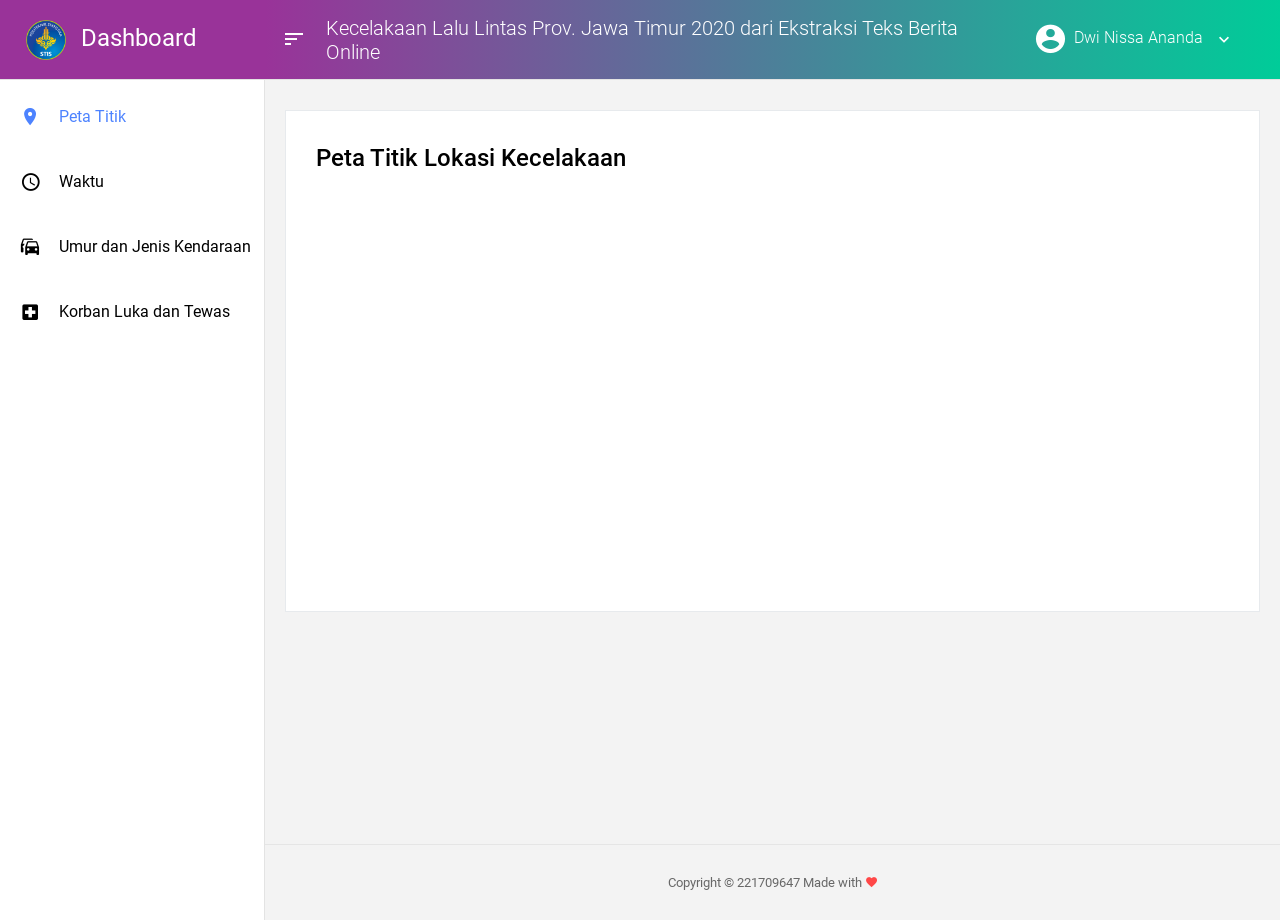
<file: Dashboard Kecelakaan Lalu Lintas/index.html>
<!DOCTYPE html>
<html lang="en">

<head>
    <!-- Required meta tags -->
    <meta charset="utf-8">
    <meta name="viewport" content="width=device-width, initial-scale=1, shrink-to-fit=no">
    <title>Dashboard</title>
    <!-- plugins:css -->
    <link rel="stylesheet" href="./vendors/mdi/css/materialdesignicons.min.css">
    <link rel="stylesheet" href="./vendors/base/vendor.bundle.base.css">
    <!-- endinject -->
    <!-- plugin css for this page -->
    <link rel="stylesheet" href="./vendors/datatables.net-bs4/dataTables.bootstrap4.css">
    <!-- End plugin css for this page -->
    <!-- inject:css -->
    <link rel="stylesheet" href="./css/style.css">
    <!-- endinject -->
    <link rel="shortcut icon" href="./images/favicon.png" />

    <!-- plugins: Mapbox -->
    <link href="https://api.mapbox.com/mapbox-gl-js/v2.2.0/mapbox-gl.css" rel="stylesheet">
    <script src="https://api.mapbox.com/mapbox-gl-js/v2.2.0/mapbox-gl.js"></script>

    <style>
        #map {
            position: absolute;
            width: 90%;
            height: 500px;
        }
    </style>
</head>

<body>
    <div class="container-scroller">
        <!-- partial:partials/_navbar.html -->
        <nav class="navbar col-lg-12 col-12 p-0 fixed-top d-flex flex-row">
            <div class="navbar-brand-wrapper d-flex justify-content-center">
                <div class="navbar-brand-inner-wrapper d-flex justify-content-between align-items-center w-100">
                    <a class="navbar-brand brand-logo" href="#"><img src="./images/profile.png" alt="logo" /><span class="font-weight-bold mb-2" style="padding-left: 15px;">Dashboard</span></a>
                    <a class="navbar-brand brand-logo-mini" href="#"><img src="./images/profile.png" alt="logo" /></a>
                </div>
            </div>
            <div class="navbar-menu-wrapper d-flex align-items-center justify-content-end">
                <button class="navbar-toggler navbar-toggler align-self-center" type="button" data-toggle="minimize">
                        <span class="mdi mdi-sort-variant"></span>
                </button>
                <div class="lead">
                    Kecelakaan Lalu Lintas Prov. Jawa Timur 2020 dari Ekstraksi Teks Berita Online
                </div>
                <ul class="navbar-nav navbar-nav-right">
                    <li class="nav-item nav-profile dropdown">
                        <a class="nav-link dropdown-toggle" href="#" data-toggle="dropdown" id="profileDropdown">
                            <i class="mdi mdi-account-circle text-primary" style="font-size:35px;"></i>
                            <span class="nav-profile-name">Dwi Nissa Ananda</span>
                        </a>
                        <div class="dropdown-menu dropdown-menu-right navbar-dropdown" aria-labelledby="profileDropdown">
                            <a class="dropdown-item">
                                <i class="mdi mdi-settings text-primary"></i> Settings
                            </a>
                            <a class="dropdown-item">
                                <i class="mdi mdi-logout text-primary"></i> Logout
                            </a>
                        </div>
                    </li>
                </ul>
                <button class="navbar-toggler navbar-toggler-right d-lg-none align-self-center" type="button" data-toggle="offcanvas">
          <span class="mdi mdi-menu"></span>
        </button>
            </div>
        </nav>
        <!-- partial -->
        <div class="container-fluid page-body-wrapper">
            <!-- partial:partials/_sidebar.html -->
            <nav class="sidebar sidebar-offcanvas" id="sidebar">
                <ul class="nav">
                    <li class="nav-item active">
                        <a class="nav-link" href="#">
                            <i class="mdi mdi-map-marker menu-icon"></i>
                            <span class="menu-title">Peta Titik</span>
                        </a>
                    </li>
                    <li class="nav-item">
                        <a class="nav-link" href="waktu.html">
                            <i class="mdi mdi-clock-outline menu-icon"></i>
                            <span class="menu-title">Waktu</span>
                        </a>
                    </li>
                    <li class="nav-item">
                        <a class="nav-link" href="kelompokumur.html">
                            <i class="mdi mdi-car-multiple menu-icon"></i>
                            <span class="menu-title">Umur dan Jenis Kendaraan</span>
                        </a>
                    </li>
                    <li class="nav-item">
                        <a class="nav-link" href="korbanlukadantewas.html">
                            <i class="mdi mdi-hospital menu-icon"></i>
                            <span class="menu-title">Korban Luka dan Tewas</span>
                        </a>
                    </li>
                </ul>
            </nav>

            <!-- partial -->
            <div class="main-panel">
                <div class="content-wrapper">
                    <div class="card">
                        <div class="card-body dashboard-tabs p-0">
                            <h3 class="title-dash font-weight-bold mb-2">Peta Titik Lokasi Kecelakaan</h3>
                            <div class="canvas-container">
                                <div id="map" style="height: 360px;margin-top: 30px;"></div>
                            </div>
                        </div>
                    </div>
                </div>
                <!-- partial:partials/_footer.html -->
                <footer class="footer">
                    <div class="d-sm-flex justify-content-center">
                        <span class="text-muted d-block text-center d-sm-inline-block">Copyright © 221709647 Made with <i class="mdi mdi-heart text-danger"></i> </span>
                        <!--<span class="float-none float-sm-right d-block mt-1 mt-sm-0 text-center"> Made with <i class="mdi mdi-heart text-danger"></i></span>-->
                    </div>
                </footer>
            </div>
            <!-- main-panel ends -->

        </div>
        <!-- page-body-wrapper ends -->

    </div>
    <!-- container-scroller -->


    <!-- plugins:js -->
    <script src="./vendors/base/vendor.bundle.base.js"></script>
    <!-- endinject -->
    <!-- Plugin js for this page-->
    <script src="./vendors/chart.js/Chart.min.js"></script>
    <script src="./vendors/datatables.net/jquery.dataTables.js"></script>
    <script src="./vendors/datatables.net-bs4/dataTables.bootstrap4.js"></script>
    <!-- End plugin js for this page-->
    <!-- inject:js -->
    <script src="./js/off-canvas.js"></script>
    <script src="./js/hoverable-collapse.js"></script>
    <script src="./js/template.js"></script>
    <!-- endinject -->
    <!-- Custom js for this page-->
    <script src="./js/dashboard.js"></script>
    <script src="./js/data-table.js"></script>
    <script src="./js/jquery.dataTables.js"></script>
    <script src="./js/dataTables.bootstrap4.js"></script>
    <!-- End custom js for this page-->
    <script src="./js/jquery.cookie.js" type="text/javascript"></script>


    <script src="mapbox.js"></script>
</body>
</file>
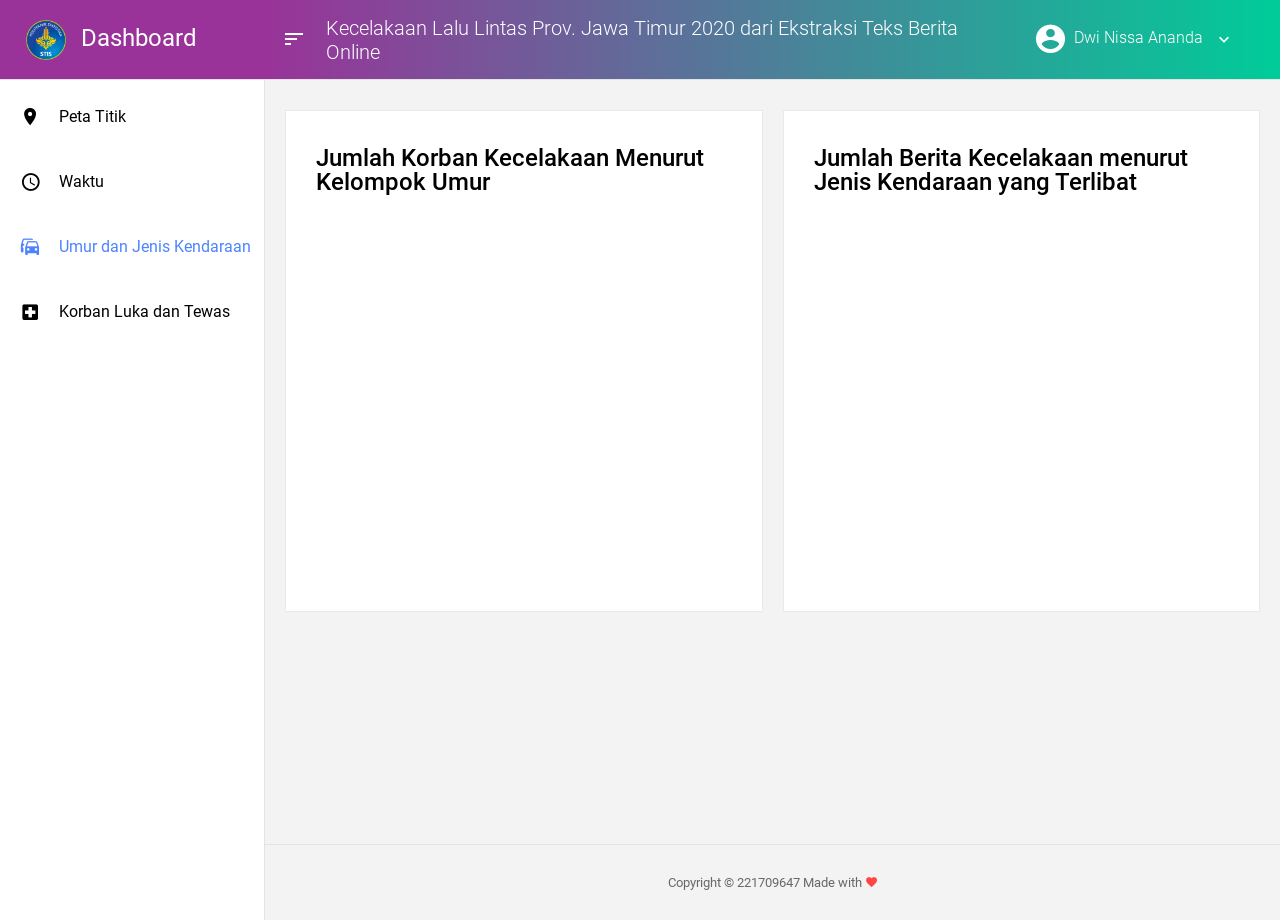
<file: Dashboard Kecelakaan Lalu Lintas/kelompokumur.html>
<!DOCTYPE html>
<html lang="en">

<head>
    <!-- Required meta tags -->
    <meta charset="utf-8">
    <meta name="viewport" content="width=device-width, initial-scale=1, shrink-to-fit=no">
    <title>Dashboard</title>
    <!-- plugins:css -->
    <link rel="stylesheet" href="./vendors/mdi/css/materialdesignicons.min.css">
    <link rel="stylesheet" href="./vendors/base/vendor.bundle.base.css">
    <!-- endinject -->
    <!-- plugin css for this page -->
    <link rel="stylesheet" href="./vendors/datatables.net-bs4/dataTables.bootstrap4.css">
    <!-- End plugin css for this page -->
    <!-- inject:css -->
    <link rel="stylesheet" href="./css/style.css">
    <!-- endinject -->
    <link rel="shortcut icon" href="./images/favicon.png" />

    <style>
        .graph {
            padding: 50px;
        }
    </style>
</head>

<body>
    <div class="container-scroller">
        <!-- partial:partials/_navbar.html -->
        <nav class="navbar col-lg-12 col-12 p-0 fixed-top d-flex flex-row">
            <div class="navbar-brand-wrapper d-flex justify-content-center">
                <div class="navbar-brand-inner-wrapper d-flex justify-content-between align-items-center w-100">
                    <a class="navbar-brand brand-logo" href="index.html"><img src="./images/profile.png" alt="logo" /><span class="font-weight-bold mb-2" style="padding-left: 15px;">Dashboard</span></a>
                    <a class="navbar-brand brand-logo-mini" href="index.html"><img src="./images/profile.png" alt="logo" /></a>
                </div>
            </div>
            <div class="navbar-menu-wrapper d-flex align-items-center justify-content-end">
                <button class="navbar-toggler navbar-toggler align-self-center" type="button" data-toggle="minimize">
                        <span class="mdi mdi-sort-variant"></span>
                </button>
                <div class="lead">
                    Kecelakaan Lalu Lintas Prov. Jawa Timur 2020 dari Ekstraksi Teks Berita Online
                </div>
                <ul class="navbar-nav navbar-nav-right">
                    <li class="nav-item nav-profile dropdown">
                        <a class="nav-link dropdown-toggle" href="#" data-toggle="dropdown" id="profileDropdown">
                            <i class="mdi mdi-account-circle text-primary" style="font-size:35px;"></i>
                            <span class="nav-profile-name">Dwi Nissa Ananda</span>
                        </a>
                        <div class="dropdown-menu dropdown-menu-right navbar-dropdown" aria-labelledby="profileDropdown">
                            <a class="dropdown-item">
                                <i class="mdi mdi-settings text-primary"></i> Settings
                            </a>
                            <a class="dropdown-item">
                                <i class="mdi mdi-logout text-primary"></i> Logout
                            </a>
                        </div>
                    </li>
                </ul>
                <button class="navbar-toggler navbar-toggler-right d-lg-none align-self-center" type="button" data-toggle="offcanvas">
          <span class="mdi mdi-menu"></span>
        </button>
            </div>
        </nav>
        <!-- partial -->
        <div class="container-fluid page-body-wrapper">
            <!-- partial:partials/_sidebar.html -->
            <nav class="sidebar sidebar-offcanvas" id="sidebar">
                <ul class="nav">
                    <li class="nav-item">
                        <a class="nav-link" href="index.html">
                            <i class="mdi mdi-map-marker menu-icon"></i>
                            <span class="menu-title">Peta Titik</span>
                        </a>
                    </li>
                    <li class="nav-item">
                        <a class="nav-link" href="waktu.html">
                            <i class="mdi mdi-clock-outline menu-icon"></i>
                            <span class="menu-title">Waktu</span>
                        </a>
                    </li>
                    <li class="nav-item active">
                        <a class="nav-link" href="#">
                            <i class="mdi mdi-car-multiple menu-icon"></i>
                            <span class="menu-title">Umur dan Jenis Kendaraan</span>
                        </a>
                    </li>
                    <li class="nav-item">
                        <a class="nav-link" href="korbanlukadantewas.html">
                            <i class="mdi mdi-hospital menu-icon"></i>
                            <span class="menu-title">Korban Luka dan Tewas</span>
                        </a>
                    </li>
                </ul>
            </nav>

            <!-- partial -->
            <div class="main-panel">
                <div class="content-wrapper">
                    <div class="row">
                        <div class="col-lg-6 grid-margin stretch-card">
                            <div class="card">
                                <!--<div class="card-body dashboard-tabs p-0">-->
                                <h3 class="title-dash font-weight-bold mb-2">Jumlah Korban Kecelakaan Menurut Kelompok Umur</h3>
                                <canvas id="bar-chartcanvas-age"></canvas>
                                <!--
                                    <div class="canvas-container ">
                                    </div>
                                    -->
                                <!-- Plugin js for this page-->
                                <script src="./vendors/chart.js/Chart.min.js "></script>
                                <script>
                                    const label_age = new Array();
                                    const value_age = new Array();

                                    fetch('https://raw.githubusercontent.com/dwinissaa/skripsi/main/DATA/UMUR.csv').then(response => response.text()).then(data_age => {
                                        const table_age = data_age.split('\n').slice(1);

                                        for (row = table_age.length - 2; row >= 0; row--) {
                                            const column = table_age[row].split(',')
                                            label_age.push(column[0]);
                                            value_age.push(parseInt(column[1]))
                                        }
                                        /*
                                        for (row = 0; row < table_age.length - 1; row++) {
                                            const column = table_age[row].split(',')
                                            label_age.push(column[0]);
                                            value_age.push(parseInt(column[1]))
                                        }*/

                                        ChartIt_Age()
                                    })
                                    async function ChartIt_Age() {
                                        var data_age = {
                                            labels: label_age,
                                            datasets: [{
                                                axis: 'y',
                                                label: "Jumlah Korban",
                                                display: false,
                                                position: 'bottom',
                                                data: value_age,
                                                backgroundColor: '#32b372',
                                                borderColor: "lightpurple",
                                                fill: false,
                                                lineTension: 0,
                                                pointRadius: 5,
                                            }]
                                        };
                                        var ctx_age = $("#bar-chartcanvas-age");

                                        var chart_age = new Chart(ctx_age, {
                                            type: "horizontalBar",
                                            data: data_age,
                                        });
                                    }
                                </script>
                                <!--</div>-->
                            </div>
                        </div>
                        <div class="col-lg-6 grid-margin stretch-card ">
                            <div class="card ">
                                <div class="card-body dashboard-tabs p-0 ">
                                    <h3 class="title-dash font-weight-bold mb-2 ">Jumlah Berita Kecelakaan menurut Jenis Kendaraan yang Terlibat</h3>
                                    <canvas id="bar-chartcanvas-veh"></canvas>
                                    <script>
                                        const label = new Array();
                                        const value = new Array();

                                        fetch('https://raw.githubusercontent.com/dwinissaa/skripsi/main/DATA/KENDARAAN.csv').then(response => response.text()).then(data => {
                                            const table = data.split('\n').slice(1);
                                            for (row = 0; row < table.length - 1; row++) {
                                                const column = table[row].split(',')
                                                label.push(column[0]);
                                                value.push(parseInt(column[1]))
                                            }
                                            console.log(value);
                                            ChartIt()
                                        })

                                        async function ChartIt() {
                                            var data = {
                                                labels: label,
                                                datasets: [{
                                                    axis: 'y',
                                                    label: "Jumlah Berita",
                                                    display: false,
                                                    position: 'bottom',
                                                    data: value,
                                                    backgroundColor: "#32adb3",
                                                    fill: false,
                                                    lineTension: 0,
                                                    pointRadius: 5,
                                                }]
                                            };

                                            var ctx = $("#bar-chartcanvas-veh");

                                            var chart = new Chart(ctx, {
                                                type: "bar",
                                                data: data,
                                            });
                                        }
                                    </script>
                                    <!--
                                    <div class="canvas-container ">
                                    </div>
                                    -->
                                </div>
                            </div>
                        </div>
                    </div>
                </div>
                <!-- partial:partials/_footer.html -->
                <footer class="footer ">
                    <div class="d-sm-flex justify-content-center ">
                        <span class="text-muted d-block text-center d-sm-inline-block ">Copyright © 221709647 Made with <i class="mdi mdi-heart text-danger "></i> </span>
                        <!--<span class="float-none float-sm-right d-block mt-1 mt-sm-0 text-center "> Made with <i class="mdi mdi-heart text-danger "></i></span>-->
                    </div>
                </footer>
            </div>
            <!-- main-panel ends -->

        </div>
        <!-- page-body-wrapper ends -->

    </div>
    <!-- container-scroller -->


    <!-- plugins:js -->
    <script src="./vendors/base/vendor.bundle.base.js "></script>
    <!-- endinject -->

    <script src="./vendors/datatables.net/jquery.dataTables.js "></script>
    <script src="./vendors/datatables.net-bs4/dataTables.bootstrap4.js "></script>
    <!-- End plugin js for this page-->
    <!-- inject:js -->
    <script src="./js/off-canvas.js "></script>
    <script src="./js/hoverable-collapse.js "></script>
    <script src="./js/template.js "></script>
    <!-- endinject -->
    <!-- Custom js for this page-->
    <script src="./js/dashboard.js "></script>
    <script src="./js/data-table.js "></script>
    <script src="./js/jquery.dataTables.js "></script>
    <script src="./js/dataTables.bootstrap4.js "></script>
    <!-- End custom js for this page-->
    <script src="./js/jquery.cookie.js " type="text/javascript "></script>

</body>
</file>
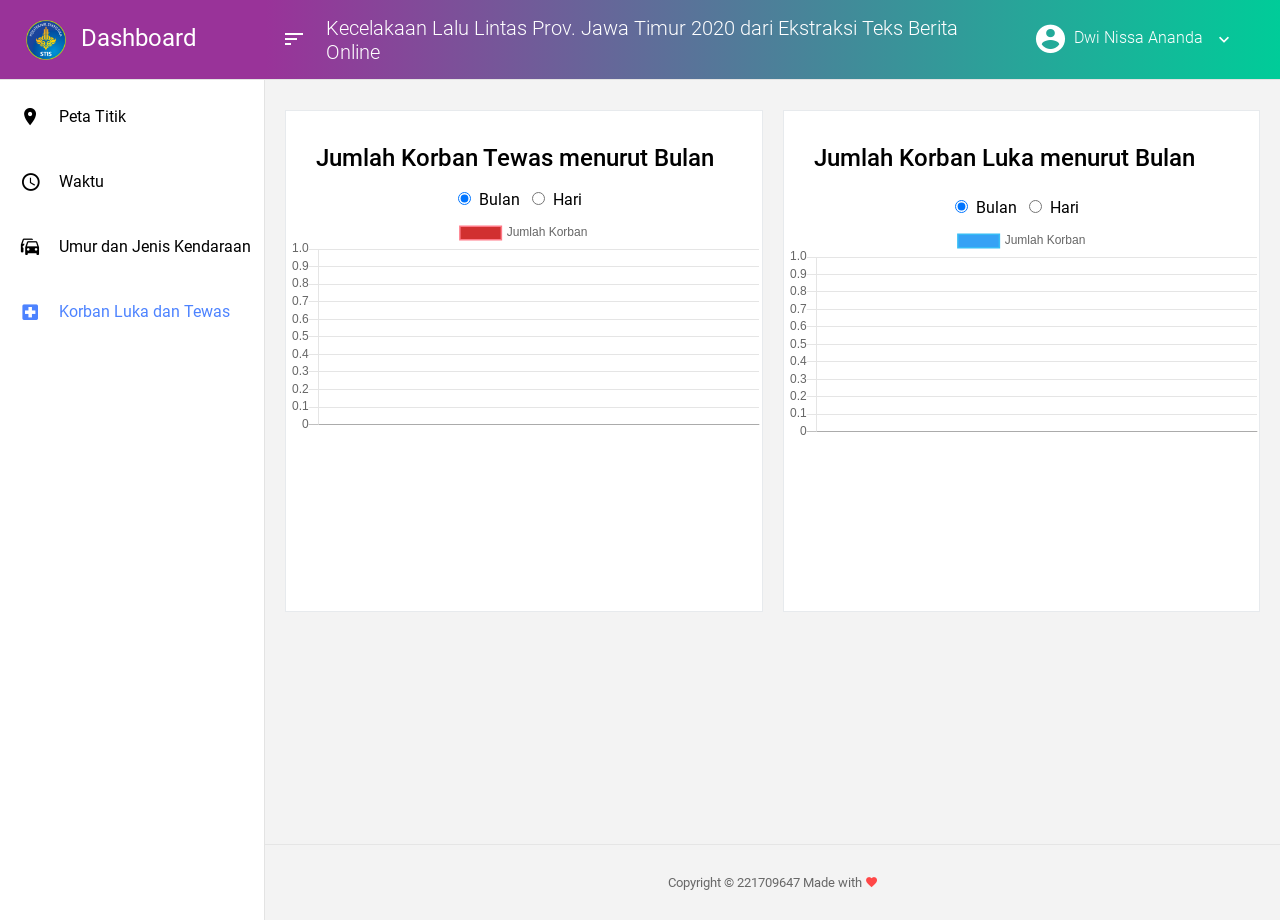
<file: Dashboard Kecelakaan Lalu Lintas/korbanlukadantewas.html>
<!DOCTYPE html>
<html lang="en">

<head>
    <!-- Required meta tags -->
    <meta charset="utf-8">
    <meta name="viewport" content="width=device-width, initial-scale=1, shrink-to-fit=no">
    <title>Dashboard</title>
    <!-- plugins:css -->
    <link rel="stylesheet" href="./vendors/mdi/css/materialdesignicons.min.css">
    <link rel="stylesheet" href="./vendors/base/vendor.bundle.base.css">
    <!-- endinject -->
    <!-- plugin css for this page -->
    <link rel="stylesheet" href="./vendors/datatables.net-bs4/dataTables.bootstrap4.css">
    <!-- End plugin css for this page -->
    <!-- inject:css -->
    <link rel="stylesheet" href="./css/style.css">
    <!-- endinject -->
    <link rel="shortcut icon" href="./images/favicon.png" />

    <style>
        .graph {
            padding: 50px;
        }
    </style>
</head>

<body>
    <div class="container-scroller">
        <!-- partial:partials/_navbar.html -->
        <nav class="navbar col-lg-12 col-12 p-0 fixed-top d-flex flex-row">
            <div class="navbar-brand-wrapper d-flex justify-content-center">
                <div class="navbar-brand-inner-wrapper d-flex justify-content-between align-items-center w-100">
                    <a class="navbar-brand brand-logo" href="index.html"><img src="./images/profile.png" alt="logo" /><span class="font-weight-bold mb-2" style="padding-left: 15px;">Dashboard</span></a>
                    <a class="navbar-brand brand-logo-mini" href="index.html"><img src="./images/profile.png" alt="logo" /></a>
                </div>
            </div>
            <div class="navbar-menu-wrapper d-flex align-items-center justify-content-end">
                <button class="navbar-toggler navbar-toggler align-self-center" type="button" data-toggle="minimize">
                        <span class="mdi mdi-sort-variant"></span>
                </button>
                <div class="lead">
                    Kecelakaan Lalu Lintas Prov. Jawa Timur 2020 dari Ekstraksi Teks Berita Online
                </div>
                <ul class="navbar-nav navbar-nav-right">
                    <li class="nav-item nav-profile dropdown">
                        <a class="nav-link dropdown-toggle" href="#" data-toggle="dropdown" id="profileDropdown">
                            <i class="mdi mdi-account-circle text-primary" style="font-size:35px;"></i>
                            <span class="nav-profile-name">Dwi Nissa Ananda</span>
                        </a>
                        <div class="dropdown-menu dropdown-menu-right navbar-dropdown" aria-labelledby="profileDropdown">
                            <a class="dropdown-item">
                                <i class="mdi mdi-settings text-primary"></i> Settings
                            </a>
                            <a class="dropdown-item">
                                <i class="mdi mdi-logout text-primary"></i> Logout
                            </a>
                        </div>
                    </li>
                </ul>
                <button class="navbar-toggler navbar-toggler-right d-lg-none align-self-center" type="button" data-toggle="offcanvas">
          <span class="mdi mdi-menu"></span>
        </button>
            </div>
        </nav>
        <!-- partial -->
        <div class="container-fluid page-body-wrapper">
            <!-- partial:partials/_sidebar.html -->
            <nav class="sidebar sidebar-offcanvas" id="sidebar">
                <ul class="nav">
                    <li class="nav-item">
                        <a class="nav-link" href="index.html">
                            <i class="mdi mdi-map-marker menu-icon"></i>
                            <span class="menu-title">Peta Titik</span>
                        </a>
                    </li>
                    <li class="nav-item">
                        <a class="nav-link" href="waktu.html">
                            <i class="mdi mdi-clock-outline menu-icon"></i>
                            <span class="menu-title">Waktu</span>
                        </a>
                    </li>
                    <li class="nav-item">
                        <a class="nav-link" href="kelompokumur.html">
                            <i class="mdi mdi-car-multiple menu-icon"></i>
                            <span class="menu-title">Umur dan Jenis Kendaraan</span>
                        </a>
                    </li>
                    <li class="nav-item">
                        <a class="nav-link" href="korbanlukadantewas.html">
                            <i class="mdi mdi-hospital menu-icon"></i>
                            <span class="menu-title">Korban Luka dan Tewas</span>
                        </a>
                    </li>
                </ul>
            </nav>

            <!-- partial -->
            <div class="main-panel">
                <div class="content-wrapper">
                    <div class="row">
                        <div class="col-lg-6 grid-margin stretch-card">
                            <div class="card">
                                <div class="card-body dashboard-tabs p-0">
                                    <h3 class="title-dash font-weight-bold mb-2">Jumlah Korban Tewas menurut&nbsp;<span id="ChangeThis-die">Bulan</span></h3>
                                    <div align="center" style="margin-top:20px">
                                        <input type="radio" name="die" value="month-die" id="month-die" onclick="Clicked_Die()" checked><label for="month-die">&nbsp;&nbsp;Bulan&nbsp;&nbsp;</label>
                                        <input type="radio" name="die" value="day-die" id="day-die" onclick="Clicked_Die()"><label for="day-die">&nbsp;&nbsp;Hari&nbsp;&nbsp;</label>
                                    </div>
                                    <canvas id="linebar-chartcanvas-die"></canvas>
                                </div>
                                <!--
                                    <div class="canvas-container ">
                                    
                                    -->
                                <!-- Plugin js for this page-->
                                <script src="./vendors/chart.js/Chart.min.js "></script>
                                <script>
                                    const label_bulan_die = [];
                                    const value_bulan_die = [];
                                    const label_hari_die = [];
                                    const value_hari_die = [];
                                    var data_value_die = [];

                                    var temp_die;

                                    ChartIt_Bulan_Die();

                                    var tipe_die = 'line';
                                    // terlalu pastel dan monoton :( var color_die = ['#ff6699', '#0099ff'];
                                    var color_die = ['#d13030', '#d16630'];

                                    var data_die = {
                                        labels: label_bulan_die,
                                        datasets: [{
                                            axis: 'y',
                                            label: "Jumlah Korban",
                                            display: false,
                                            position: 'bottom',
                                            data: value_bulan_die,
                                            backgroundColor: color_die[0],
                                            borderColor: "#ff7a88",
                                            fill: false,
                                            lineTension: 0,
                                            pointRadius: 5,
                                        }]
                                    };

                                    var data2_die = {
                                        labels: label_hari_die,
                                        datasets: [{
                                            axis: 'y',
                                            label: "Jumlah Korban",
                                            display: false,
                                            position: 'bottom',
                                            data: value_hari_die,
                                            backgroundColor: color_die[1],
                                            borderColor: "lightblue",
                                            fill: false,
                                            lineTension: 0,
                                            pointRadius: 5,
                                        }]
                                    };

                                    var ctx_die = document.getElementById("linebar-chartcanvas-die");

                                    var config_die = {
                                        type: tipe_die,
                                        data: data_die,
                                        options: {
                                            responsive: true,
                                            scales: {
                                                yAxes: [{
                                                    ticks: {
                                                        beginAtZero: true
                                                    }
                                                }]
                                            }
                                        },
                                    };
                                    var chart_die = new Chart(ctx_die, config_die)

                                    async function getData_Bulan_Die() {
                                        if (label_bulan_die.length == 0 && value_bulan_die.length == 0) {
                                            const response = await fetch('https://raw.githubusercontent.com/dwinissaa/skripsi/main/DATA/TEWAS-BULAN.csv')
                                            const data = await response.text()
                                            const table = data.split('\n').slice(1);
                                            label_bulan_die.push("");
                                            value_bulan_die.push(null);
                                            for (row = 0; row < table.length - 1; row++) {
                                                const column = table[row].split(',')
                                                label_bulan_die.push(column[0]);
                                                value_bulan_die.push(parseInt(column[1]))
                                            }
                                            label_bulan_die.push("");
                                            value_bulan_die.push(null);
                                        }

                                        temp_die = jQuery.extend(true, [], config_die);
                                        config_die.type = 'line';
                                        chart_die.config.data = data_die;
                                        //data.datasets.backgroundColor = '#ff6699';
                                        chart_die.update();
                                    }

                                    async function getData_Hari_Die() {
                                        if (label_hari_die.length == 0 && value_hari_die.length == 0) {
                                            const response = await fetch('https://raw.githubusercontent.com/dwinissaa/skripsi/main/DATA/TEWAS-HARI.csv')
                                            const data = await response.text()
                                            const table = data.split('\n').slice(1);
                                            label_hari_die.push("");
                                            value_hari_die.push(null);
                                            for (row = 0; row < table.length - 1; row++) {
                                                const column = table[row].split(',')
                                                label_hari_die.push(column[0]);
                                                value_hari_die.push(parseInt(column[1]))
                                            }
                                            label_hari_die.push("");
                                            value_hari_die.push(null);
                                        }
                                        //var temp = jQuery.extend(true, {}, config);
                                        temp_die = jQuery.extend(true, [], config_die);
                                        config_die.type = 'bar';
                                        chart_die.config.data = data2_die;
                                        //data.datasets.backgroundColor = '#0099ff';
                                        chart_die.update();
                                    }

                                    async function ChartIt_Bulan_Die() {
                                        await getData_Bulan_Die();
                                        //data.labels = label_bulan;
                                        //chart.update();
                                    }

                                    async function ChartIt_Hari_Die() {
                                        await getData_Hari_Die();
                                        //data.labels = label_hari;
                                    }

                                    function Clicked_Die() {
                                        if (document.getElementById("month-die").checked) {
                                            document.getElementById("ChangeThis-die").innerHTML = "Bulan";
                                            ChartIt_Bulan_Die();
                                        } else if (document.getElementById("day-die").checked) {
                                            document.getElementById("ChangeThis-die").innerHTML = "Hari";
                                            ChartIt_Hari_Die();
                                        }
                                    }
                                </script>
                                <!--</div>-->
                            </div>
                        </div>
                        <div class="col-lg-6 grid-margin stretch-card ">
                            <div class="card">
                                <!--<div class="card-body dashboard-tabs p-0">-->
                                <h3 class="title-dash font-weight-bold mb-2">Jumlah Korban Luka menurut&nbsp;<span id="ChangeThis-inj">Bulan</span></h3>
                                <div align="center" style="margin-top:20px">
                                    <input type="radio" name="injured" value="month-inj" id="month-inj" onclick="Clicked_Inj()" checked><label for="month-inj">&nbsp;&nbsp;Bulan&nbsp;&nbsp;</label>
                                    <input type="radio" name="injured" value="day-inj" id="day-inj" onclick="Clicked_Inj()"><label for="day-inj">&nbsp;&nbsp;Hari&nbsp;&nbsp;</label>
                                </div>
                                <canvas id="linebar-chartcanvas-inj"></canvas>
                                <!--
                                    <div class="canvas-container ">
                                    </div>
                                -->
                                <script>
                                    const label_bulan_inj = [];
                                    const value_bulan_inj = [];
                                    const label_hari_inj = [];
                                    const value_hari_inj = [];
                                    var data_value_inj = [];

                                    var temp;

                                    ChartIt_Bulan_Inj();

                                    var tipe = 'line';
                                    var color = ['#36a2f5', '#f5d536'];

                                    var data_inj = {
                                        labels: label_bulan_inj,
                                        datasets: [{
                                            axis: 'y',
                                            label: "Jumlah Korban",
                                            display: false,
                                            position: 'bottom',
                                            data: value_bulan_inj,
                                            backgroundColor: color[0],
                                            borderColor: "#36bcf5",
                                            fill: false,
                                            lineTension: 0,
                                            pointRadius: 5,
                                        }]
                                    };

                                    var data2_inj = {
                                        labels: label_hari_inj,
                                        datasets: [{
                                            axis: 'y',
                                            label: "Jumlah Korban",
                                            display: false,
                                            position: 'bottom',
                                            data: value_hari_inj,
                                            backgroundColor: color[1],
                                            borderColor: "lightblue",
                                            fill: false,
                                            lineTension: 0,
                                            pointRadius: 5,
                                        }]
                                    };

                                    var ctx = document.getElementById("linebar-chartcanvas-inj");

                                    var config = {
                                        type: tipe,
                                        data: data_inj,
                                        options: {
                                            responsive: true,
                                            scales: {
                                                yAxes: [{
                                                    ticks: {
                                                        beginAtZero: true
                                                    }
                                                }]
                                            }
                                        },
                                    };
                                    var chart = new Chart(ctx, config)

                                    async function getData_Bulan_Inj() {
                                        if (label_bulan_inj.length == 0 && value_bulan_inj.length == 0) {
                                            const response = await fetch('https://raw.githubusercontent.com/dwinissaa/skripsi/main/DATA/LUKA-BULAN.csv')
                                            const data = await response.text()
                                            const table = data.split('\n').slice(1);
                                            label_bulan_inj.push("");
                                            value_bulan_inj.push(null);
                                            for (row = 0; row < table.length - 1; row++) {
                                                const column = table[row].split(',')
                                                label_bulan_inj.push(column[0]);
                                                value_bulan_inj.push(parseInt(column[1]))
                                            }
                                            label_bulan_inj.push("");
                                            value_bulan_inj.push(null);
                                        }

                                        temp = jQuery.extend(true, [], config);
                                        config.type = 'line';
                                        chart.config.data = data_inj;
                                        //data.datasets.backgroundColor = '#ff6699';
                                        chart.update();
                                    }

                                    async function getData_Hari_Inj() {
                                        if (label_hari_inj.length == 0 && value_hari_inj.length == 0) {
                                            const response = await fetch('https://raw.githubusercontent.com/dwinissaa/skripsi/main/DATA/LUKA-HARI.csv')
                                            const data = await response.text()
                                            const table = data.split('\n').slice(1);
                                            label_hari_inj.push("");
                                            value_hari_inj.push(null);
                                            for (row = 0; row < table.length - 1; row++) {
                                                const column = table[row].split(',')
                                                label_hari_inj.push(column[0]);
                                                value_hari_inj.push(parseInt(column[1]))
                                            }
                                            label_hari_inj.push("");
                                            value_hari_inj.push(null);
                                        }
                                        //var temp = jQuery.extend(true, {}, config);
                                        temp = jQuery.extend(true, [], config);
                                        config.type = 'bar';
                                        chart.config.data = data2_inj;
                                        //data.datasets.backgroundColor = '#0099ff';
                                        chart.update();
                                    }

                                    async function ChartIt_Bulan_Inj() {
                                        await getData_Bulan_Inj();
                                        //data.labels = label_bulan;
                                        //chart.update();
                                    }

                                    async function ChartIt_Hari_Inj() {
                                        await getData_Hari_Inj();
                                        //data.labels = label_hari;
                                    }

                                    function Clicked_Inj() {
                                        if (document.getElementById("month-inj").checked) {
                                            document.getElementById("ChangeThis-inj").innerHTML = "Bulan";
                                            ChartIt_Bulan_Inj();
                                        } else if (document.getElementById("day-inj").checked) {
                                            document.getElementById("ChangeThis-inj").innerHTML = "Hari";
                                            ChartIt_Hari_Inj();
                                        }
                                    }
                                </script>
                                <!--</div>-->
                            </div>
                        </div>
                    </div>
                </div>
                <!-- partial:partials/_footer.html -->
                <footer class="footer ">
                    <div class="d-sm-flex justify-content-center ">
                        <span class="text-muted d-block text-center d-sm-inline-block ">Copyright © 221709647 Made with <i class="mdi mdi-heart text-danger "></i> </span>
                        <!--<span class="float-none float-sm-right d-block mt-1 mt-sm-0 text-center "> Made with <i class="mdi mdi-heart text-danger "></i></span>-->
                    </div>
                </footer>
            </div>
            <!-- main-panel ends -->

        </div>
        <!-- page-body-wrapper ends -->

    </div>
    <!-- container-scroller -->


    <!-- plugins:js -->
    <script src="./vendors/base/vendor.bundle.base.js "></script>
    <!-- endinject -->

    <script src="./vendors/datatables.net/jquery.dataTables.js "></script>
    <script src="./vendors/datatables.net-bs4/dataTables.bootstrap4.js "></script>
    <!-- End plugin js for this page-->
    <!-- inject:js -->
    <script src="./js/off-canvas.js "></script>
    <script src="./js/hoverable-collapse.js "></script>
    <script src="./js/template.js "></script>
    <!-- endinject -->
    <!-- Custom js for this page-->
    <script src="./js/dashboard.js "></script>
    <script src="./js/data-table.js "></script>
    <script src="./js/jquery.dataTables.js "></script>
    <script src="./js/dataTables.bootstrap4.js "></script>
    <!-- End custom js for this page-->
    <script src="./js/jquery.cookie.js " type="text/javascript "></script>
</body>
</file>
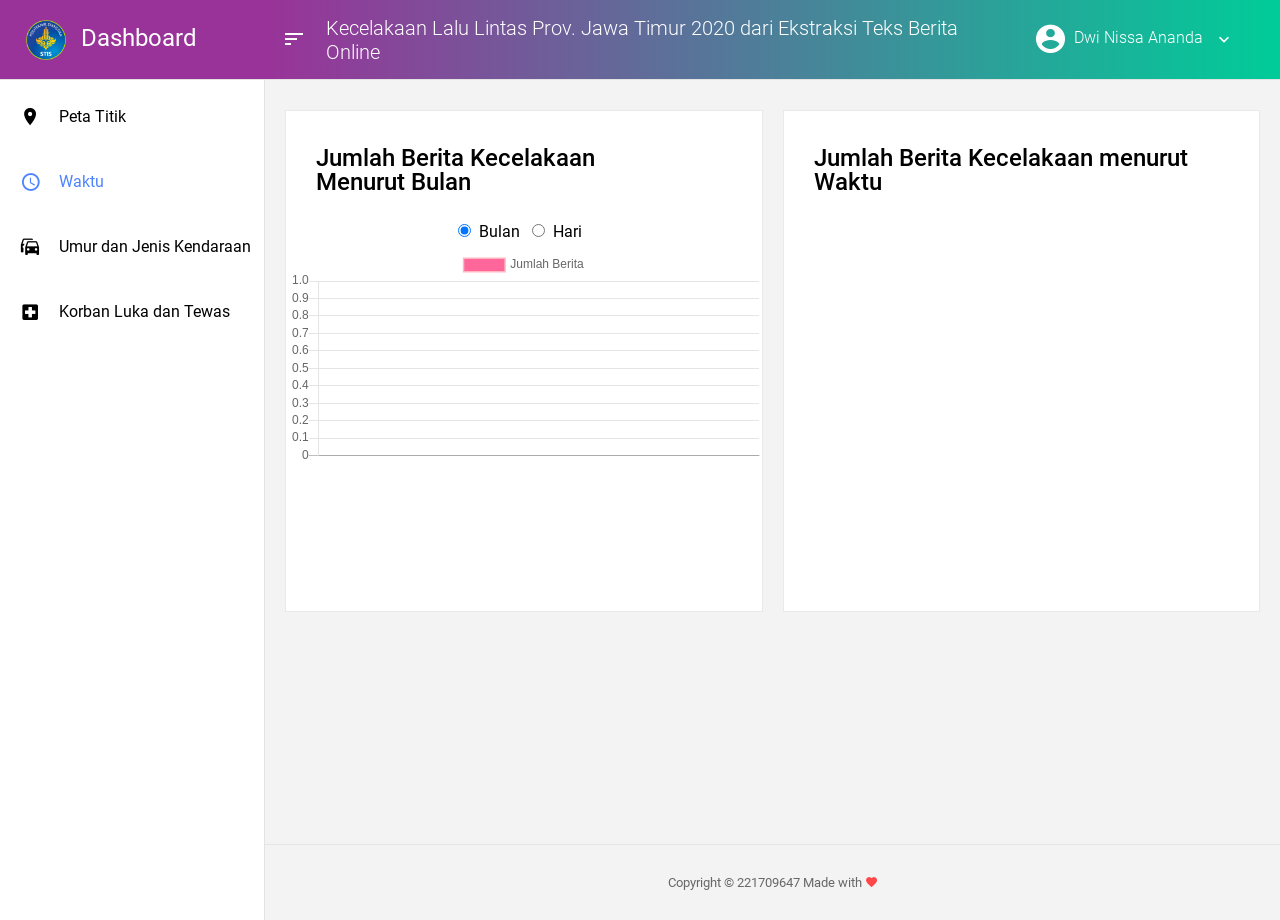
<file: Dashboard Kecelakaan Lalu Lintas/waktu.html>
<!DOCTYPE html>
<html lang="en">

<head>
    <!-- Required meta tags -->
    <meta charset="utf-8">
    <meta name="viewport" content="width=device-width, initial-scale=1, shrink-to-fit=no">
    <title>Dashboard</title>
    <!-- plugins:css -->
    <link rel="stylesheet" href="./vendors/mdi/css/materialdesignicons.min.css">
    <link rel="stylesheet" href="./vendors/base/vendor.bundle.base.css">
    <!-- endinject -->
    <!-- plugin css for this page -->
    <link rel="stylesheet" href="./vendors/datatables.net-bs4/dataTables.bootstrap4.css">
    <!-- End plugin css for this page -->
    <!-- inject:css -->
    <link rel="stylesheet" href="./css/style.css">
    <!-- endinject -->
    <link rel="shortcut icon" href="./images/favicon.png" />

    <style>
        .graph {
            padding: 50px;
        }
    </style>
</head>

<body>
    <div class="container-scroller">
        <!-- partial:partials/_navbar.html -->
        <nav class="navbar col-lg-12 col-12 p-0 fixed-top d-flex flex-row">
            <div class="navbar-brand-wrapper d-flex justify-content-center">
                <div class="navbar-brand-inner-wrapper d-flex justify-content-between align-items-center w-100">
                    <a class="navbar-brand brand-logo" href="index.html"><img src="./images/profile.png" alt="logo" /><span class="font-weight-bold mb-2" style="padding-left: 15px;">Dashboard</span></a>
                    <a class="navbar-brand brand-logo-mini" href="index.html"><img src="./images/profile.png" alt="logo" /></a>
                </div>
            </div>
            <div class="navbar-menu-wrapper d-flex align-items-center justify-content-end">
                <button class="navbar-toggler navbar-toggler align-self-center" type="button" data-toggle="minimize">
                        <span class="mdi mdi-sort-variant"></span>
                </button>
                <div class="lead">
                    Kecelakaan Lalu Lintas Prov. Jawa Timur 2020 dari Ekstraksi Teks Berita Online
                </div>
                <ul class="navbar-nav navbar-nav-right">
                    <li class="nav-item nav-profile dropdown">
                        <a class="nav-link dropdown-toggle" href="#" data-toggle="dropdown" id="profileDropdown">
                            <i class="mdi mdi-account-circle text-primary" style="font-size:35px;"></i>
                            <span class="nav-profile-name">Dwi Nissa Ananda</span>
                        </a>
                        <div class="dropdown-menu dropdown-menu-right navbar-dropdown" aria-labelledby="profileDropdown">
                            <a class="dropdown-item">
                                <i class="mdi mdi-settings text-primary"></i> Settings
                            </a>
                            <a class="dropdown-item">
                                <i class="mdi mdi-logout text-primary"></i> Logout
                            </a>
                        </div>
                    </li>
                </ul>
                <button class="navbar-toggler navbar-toggler-right d-lg-none align-self-center" type="button" data-toggle="offcanvas">
          <span class="mdi mdi-menu"></span>
        </button>
            </div>
        </nav>
        <!-- partial -->
        <div class="container-fluid page-body-wrapper">
            <!-- partial:partials/_sidebar.html -->
            <nav class="sidebar sidebar-offcanvas" id="sidebar">
                <ul class="nav">
                    <li class="nav-item">
                        <a class="nav-link" href="index.html">
                            <i class="mdi mdi-map-marker menu-icon"></i>
                            <span class="menu-title">Peta Titik</span>
                        </a>
                    </li>
                    <li class="nav-item active">
                        <a class="nav-link" href="#">
                            <i class="mdi mdi-clock-outline menu-icon"></i>
                            <span class="menu-title">Waktu</span>
                        </a>
                    </li>
                    <li class="nav-item">
                        <a class="nav-link" href="kelompokumur.html">
                            <i class="mdi mdi-car-multiple menu-icon"></i>
                            <span class="menu-title">Umur dan Jenis Kendaraan</span>
                        </a>
                    </li>
                    <li class="nav-item">
                        <a class="nav-link" href="korbanlukadantewas.html">
                            <i class="mdi mdi-hospital menu-icon"></i>
                            <span class="menu-title">Korban Luka dan Tewas</span>
                        </a>
                    </li>
                </ul>
            </nav>

            <!-- partial -->
            <div class="main-panel">
                <div class="content-wrapper">
                    <div class="row">
                        <div class="col-lg-6 grid-margin stretch-card">
                            <div class="card">
                                <!--<div class="card-body dashboard-tabs p-0">-->
                                <h3 class="title-dash font-weight-bold mb-2">Jumlah Berita Kecelakaan Menurut&nbsp;<span id="ChangeThis">Bulan</span></h3>
                                <div align="center" style="margin-top:20px">
                                    <input type="radio" name="month-day" value="month" id="month" onclick="Clicked()" checked><label for="month">&nbsp;&nbsp;Bulan&nbsp;&nbsp;</label>
                                    <input type="radio" name="month-day" value="day" id="day" onclick="Clicked()"><label for="day">&nbsp;&nbsp;Hari&nbsp;&nbsp;</label>
                                </div>
                                <canvas id="linebar-chartcanvas"></canvas>
                                <!--
                                    <div class="canvas-container ">
                                    </div>
                                    -->
                                <!-- Plugin js for this page-->
                                <script src="./vendors/chart.js/Chart.min.js "></script>
                                <script>
                                    const label_bulan = [];
                                    const value_bulan = [];
                                    const label_hari = [];
                                    const value_hari = [];
                                    var data_value = [];
                                    var temp;

                                    ChartIt_Bulan();

                                    var tipe = 'line';
                                    var color = ['#ff6699', '#0099ff'];

                                    var data = {
                                        labels: label_bulan,
                                        datasets: [{
                                            axis: 'y',
                                            label: "Jumlah Berita",
                                            display: false,
                                            position: 'bottom',
                                            data: value_bulan,
                                            backgroundColor: color[0],
                                            borderColor: "lightpink",
                                            fill: false,
                                            lineTension: 0,
                                            pointRadius: 5,
                                        }]
                                    };

                                    var data2 = {
                                        labels: label_hari,
                                        datasets: [{
                                            axis: 'y',
                                            label: "Jumlah Berita",
                                            display: false,
                                            position: 'bottom',
                                            data: value_hari,
                                            backgroundColor: color[1],
                                            borderColor: "lightblue",
                                            fill: false,
                                            lineTension: 0,
                                            pointRadius: 5,
                                        }]
                                    };

                                    var ctx = document.getElementById("linebar-chartcanvas");

                                    var config = {
                                        type: tipe,
                                        data: data,
                                        options: {
                                            responsive: true,
                                            scales: {
                                                yAxes: [{
                                                    ticks: {
                                                        beginAtZero: true
                                                    }
                                                }]
                                            }
                                        },
                                    };
                                    var chart = new Chart(ctx, config)

                                    async function getData_Bulan() {
                                        if (label_bulan.length == 0 && value_bulan.length == 0) {
                                            const response = await fetch('https://raw.githubusercontent.com/dwinissaa/skripsi/main/DATA/BULAN.csv')
                                            const data = await response.text()
                                            const table = data.split('\n').slice(1);
                                            label_bulan.push("");
                                            value_bulan.push(null);
                                            for (row = 0; row < table.length - 1; row++) {
                                                const column = table[row].split(',')
                                                label_bulan.push(column[0]);
                                                value_bulan.push(parseInt(column[1]))
                                            }
                                            label_bulan.push("");
                                            value_bulan.push(null);
                                        }

                                        temp = jQuery.extend(true, [], config);
                                        config.type = 'line';
                                        chart.config.data = data;
                                        //data.datasets.backgroundColor = '#ff6699';
                                        chart.update();
                                    }

                                    async function getData_Hari() {
                                        if (label_hari.length == 0 && value_hari.length == 0) {
                                            const response = await fetch('https://raw.githubusercontent.com/dwinissaa/skripsi/main/DATA/HARI.csv')
                                            const data = await response.text()
                                            const table = data.split('\n').slice(1);
                                            label_hari.push("");
                                            value_hari.push(null);
                                            for (row = 0; row < table.length - 1; row++) {
                                                const column = table[row].split(',')
                                                label_hari.push(column[0]);
                                                value_hari.push(parseInt(column[1]))
                                            }
                                            label_hari.push("");
                                            value_hari.push(null);
                                        }
                                        //var temp = jQuery.extend(true, {}, config);
                                        temp = jQuery.extend(true, [], config);
                                        config.type = 'bar';
                                        chart.config.data = data2;
                                        //data.datasets.backgroundColor = '#0099ff';
                                        chart.update();
                                    }

                                    async function ChartIt_Bulan() {
                                        await getData_Bulan();
                                        //data.labels = label_bulan;
                                        //chart.update();
                                    }

                                    async function ChartIt_Hari() {
                                        await getData_Hari();
                                        //data.labels = label_hari;
                                    }

                                    function Clicked() {
                                        if (document.getElementById("month").checked) {
                                            document.getElementById("ChangeThis").innerHTML = "Bulan";
                                            ChartIt_Bulan();
                                        } else if (document.getElementById("day").checked) {
                                            document.getElementById("ChangeThis").innerHTML = "Hari";
                                            ChartIt_Hari();
                                        }
                                    }
                                </script>
                                <!--</div>-->
                            </div>
                        </div>
                        <div class="col-lg-6 grid-margin stretch-card ">
                            <div class="card ">
                                <div class="card-body dashboard-tabs p-0 ">
                                    <h3 class="title-dash font-weight-bold mb-2 ">Jumlah Berita Kecelakaan menurut Waktu</h3>
                                    <canvas id="pie-chartcanvas"></canvas>
                                    <!--
                                    <div class="canvas-container ">
                                    </div>
                                    -->
                                </div>
                            </div>
                        </div>
                    </div>
                </div>
                <!-- partial:partials/_footer.html -->
                <footer class="footer ">
                    <div class="d-sm-flex justify-content-center ">
                        <span class="text-muted d-block text-center d-sm-inline-block ">Copyright © 221709647 Made with <i class="mdi mdi-heart text-danger "></i> </span>
                        <!--<span class="float-none float-sm-right d-block mt-1 mt-sm-0 text-center "> Made with <i class="mdi mdi-heart text-danger "></i></span>-->
                    </div>
                </footer>
            </div>
            <!-- main-panel ends -->

        </div>
        <!-- page-body-wrapper ends -->

    </div>
    <!-- container-scroller -->


    <!-- plugins:js -->
    <script src="./vendors/base/vendor.bundle.base.js "></script>
    <!-- endinject -->

    <script src="./vendors/datatables.net/jquery.dataTables.js "></script>
    <script src="./vendors/datatables.net-bs4/dataTables.bootstrap4.js "></script>
    <!-- End plugin js for this page-->
    <!-- inject:js -->
    <script src="./js/off-canvas.js "></script>
    <script src="./js/hoverable-collapse.js "></script>
    <script src="./js/template.js "></script>
    <!-- endinject -->
    <!-- Custom js for this page-->
    <script src="./js/dashboard.js "></script>
    <script src="./js/data-table.js "></script>
    <script src="./js/jquery.dataTables.js "></script>
    <script src="./js/dataTables.bootstrap4.js "></script>
    <!-- End custom js for this page-->
    <script src="./js/jquery.cookie.js " type="text/javascript "></script>
    <script>
        const label = new Array();
        const value = new Array();

        fetch('https://raw.githubusercontent.com/dwinissaa/skripsi/main/DATA/WAKTU.csv').then(response => response.text()).then(data => {
            const table = data.split('\n').slice(1);
            for (row = 0; row < table.length - 1; row++) {
                const column = table[row].split(',')
                label.push(column[0]);
                value.push(parseInt(column[1]))
            }
            //console.log(value);
            ChartIt()
        })

        async function ChartIt() {
            const data = {
                labels: label,
                datasets: [{
                    label: 'My First Dataset',
                    data: value,
                    backgroundColor: [
                        'rgb(255, 99, 132)',
                        'rgb(54, 162, 235)',
                        'rgb(255, 205, 86)',
                        'rgb(0, 204, 102)',
                    ],
                    hoverOffset: 4
                }]
            };
            var ctx = $("#pie-chartcanvas");

            var chart = new Chart(ctx, {
                type: "doughnut",
                data: data,
            });
        }
    </script>

</body>
</file>
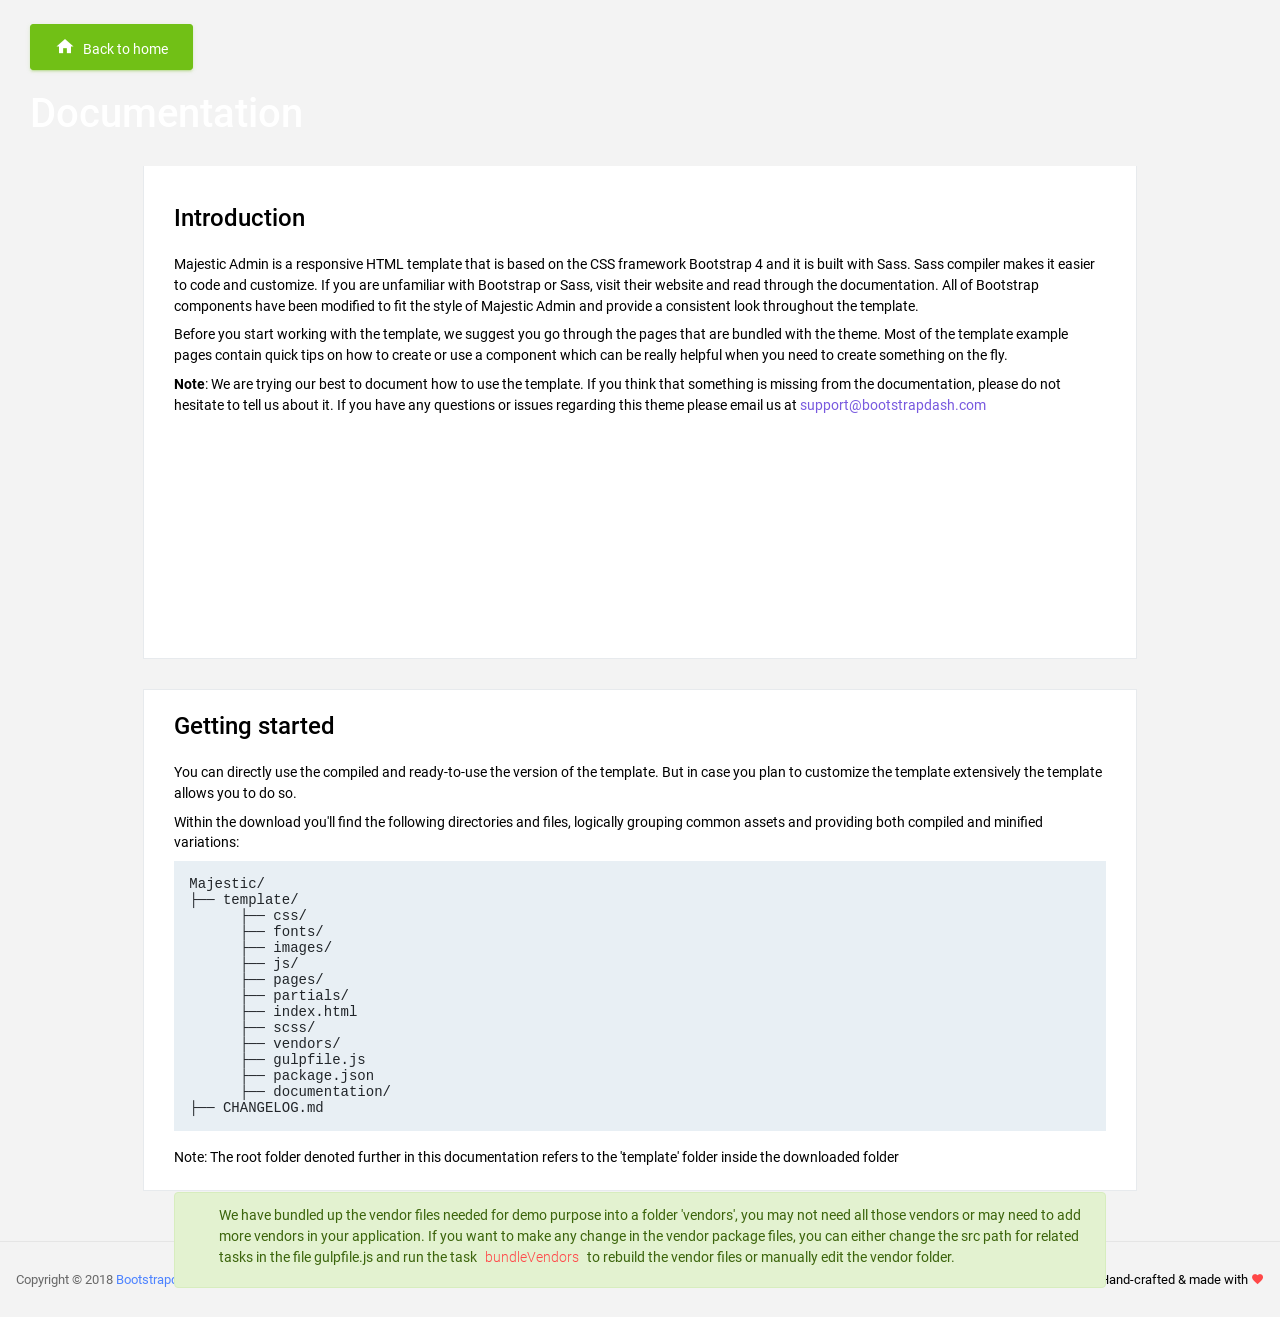
<file: Dashboard Kecelakaan Lalu Lintas/documentation/documentation.html>
<!DOCTYPE html>
<html lang="en">

<head>
  <!-- Required meta tags -->
  <meta charset="utf-8">
  <meta name="viewport" content="width=device-width, initial-scale=1, shrink-to-fit=no">
  <title>Majestic Admin Dashboard</title>
  <!-- plugins:css -->
  <link rel="stylesheet" href="../vendors/mdi/css/materialdesignicons.min.css">
  <link rel="stylesheet" href="../vendors/base/vendor.bundle.base.css">
  <!-- endinject -->
  <!-- plugin css for this page -->
  <!-- End plugin css for this page -->
  <!-- inject:css -->
  <link rel="stylesheet" href="../css/style.css">
  <!-- endinject -->
  <link rel="shortcut icon" href="../images/favicon.png" />
</head>

<body>
  <div class="container-scroller">
    <div class="container-fluid page-body-wrapper full-page-wrapper">
      <div class="main-panel w-100  documentation">
        <div class="content-wrapper">
          <div class="container-fluid">
            <div class="row">
              <div class="col-12 doc-header">
                <a class="btn btn-success" href="../index.html"><i class="mdi mdi-home mr-2"></i>Back to home</a>
                <h1 class="text-primary mt-4">Documentation</h1>
              </div>
            </div>
            <div class="row doc-content">
              <div class="col-12 col-md-10 offset-md-1">
                <div class="col-12 grid-margin" id="doc-intro">
                    <div class="card">
                        <div class="card-body">
                            <h3 class="mb-4 mt-4">Introduction</h3>
                            <p>Majestic Admin is a responsive HTML template that is based on the CSS framework Bootstrap 4 and it is built with Sass. Sass compiler makes it easier to code and customize. If you are unfamiliar with Bootstrap or Sass, visit their
                                website and read through the documentation. All of Bootstrap components have been modified to fit the style of Majestic Admin and provide a consistent look throughout the template.</p>
                            <p>Before you start working with the template, we suggest you go through the pages that are bundled with the theme. Most of the template example pages contain quick tips on how to create or use a component which can
                                be really helpful when you need to create something on the fly.</p>
                            <p class="d-inline"><strong>Note</strong>: We are trying our best to document how to use the template. If you think that something is missing from the documentation, please do not hesitate to tell us about it. If you have any questions or issues regarding this theme please email us at <a class="d-inline text-info" href="mailto:support@bootstrapdash.com">support@bootstrapdash.com</a></p>
                        </div>
                    </div>
                </div>
                <div class="col-12 grid-margin" id="doc-started">
                    <div class="card">
                        <div class="card-body">
                            <h3 class="mb-4">Getting started</h3>
                            <p>You can directly use the compiled and ready-to-use the version of the template. But in case you plan to customize the template extensively the template allows you to do so.</p>
                            <p>Within the download you'll find the following directories and files, logically grouping common assets and providing both compiled and minified variations:</p>
                            <pre>
Majestic/
├── template/
      ├── css/
      ├── fonts/
      ├── images/
      ├── js/
      ├── pages/
      ├── partials/
      ├── index.html
      ├── scss/
      ├── vendors/
      ├── gulpfile.js
      ├── package.json                           
      ├── documentation/
├── CHANGELOG.md</pre>
                            <p class="mt-1">Note: The root folder denoted further in this documentation refers to the 'template' folder inside the downloaded folder</p>
                            <div class="alert alert-success mt-4 d-flex align-items-center" role="alert">
                              <i class="ti-info-alt mr-4"></i>
                              <p>We have bundled up the vendor files needed for demo purpose into a folder 'vendors', you may not need all those vendors or may need to add more vendors in your application. If you want to make any change in the vendor package files, you can either change the src path for related tasks in the file gulpfile.js and run the task <code> bundleVendors </code>  to rebuild the vendor files or manually edit the vendor folder.</p>
                            </div>
                            <hr class="mt-5">
                            <h4 class="mt-4">Installation</h4>
                            <p class="mb-0">
                              You need to install package files/Dependencies for this project if you want to customize it. To do this, you must have <span class="font-weight-bold">node and npm</span> installed in your computer.
                            </p>
                            <p class="mb-0">Installation guide of the node can be found <a href="https://nodejs.org/en/">here</a>. As npm comes bundled with a node, a separate installation of npm is not needed.</p>
                            <p>
                                If you have installed them, just go to the root folder and run the following command in your command prompt or terminal (for the mac users).
                            </p>
                            <pre class="shell-mode">
npm install</pre>
                            <p class="mt-4">
                              This will install the dev dependencies in the local <span class="font-weight-bold">node_modules</span> folder in your root directory.
                            </p>
                            <p class="mt-2">
                              Then you will need to install <span class="font-weight-bold">Gulp</span>. We use the Gulp task manager for the development processes. Gulp will watch for changes to the SCSS files and automatically compile the files to CSS.
                            </p>
                            <p>Getting started with Gulp is pretty simple. The <a href="https://gulpjs.com/" target="_blank">Gulp</a> site is a great place to get information on installing Gulp if you need more information. You need to first install Gulp-cli in your machine using the below command.</p>
                            <pre class="shell-mode">
npm install -g gulp-cli</pre>
                            <p class="mt-4">This installs Gulp-cli globally to your machine. The other thing that Gulp requires, which, is really what does all the work, is the gulpfile.js. In this file, you set up all of your tasks that you will run.</p>
                            <p>Don't worry. We have this file already created for you!</p>
                            <p>To run this project in development mode enter the following command below. This will start the file watch by gulp and whenever a file is modified, the SCSS files will be compiled to create the CSS file.</p>
<pre class="shell-mode">
gulp serve</pre>           
                            <div class="alert alert-warning mt-4" role="alert">
                              <i class="ti-info-alt-outline"></i>It is important to run <code>gulp serve</code> command from the directory where the gulpfile.js is located.
                            </div>
                        </div>
                    </div>
                </div>
              </div>
            </div>
          </div>
        </div>
        <!-- partial:../partials/_footer.html -->

        <footer class="footer">
          <div class="d-sm-flex justify-content-center justify-content-sm-between">
            <span class="text-muted text-center text-sm-left d-block d-sm-inline-block">Copyright © 2018 <a href="https://www.bootstrapdash.com/" target="_blank">Bootstrapdash</a>. All rights reserved.</span>
            <span class="float-none float-sm-right d-block mt-1 mt-sm-0 text-center">Hand-crafted & made with <i class="mdi mdi-heart text-danger"></i></span>
          </div>
        </footer>

        <!-- partial -->
      </div>
    </div>
  </div>
<!-- plugins:js -->
<script src="../vendors/base/vendor.bundle.base.js"></script>
<!-- endinject -->
<!-- inject:js -->
<script src="../js/off-canvas.js"></script>
<script src="../js/hoverable-collapse.js"></script>
<script src="../js/template.js"></script>
<!-- endinject -->
<!-- Custom js for this page-->
<script src="../js/documentation.js"></script> 
<!-- End custom js for this page-->
</body>

</html>
</file>
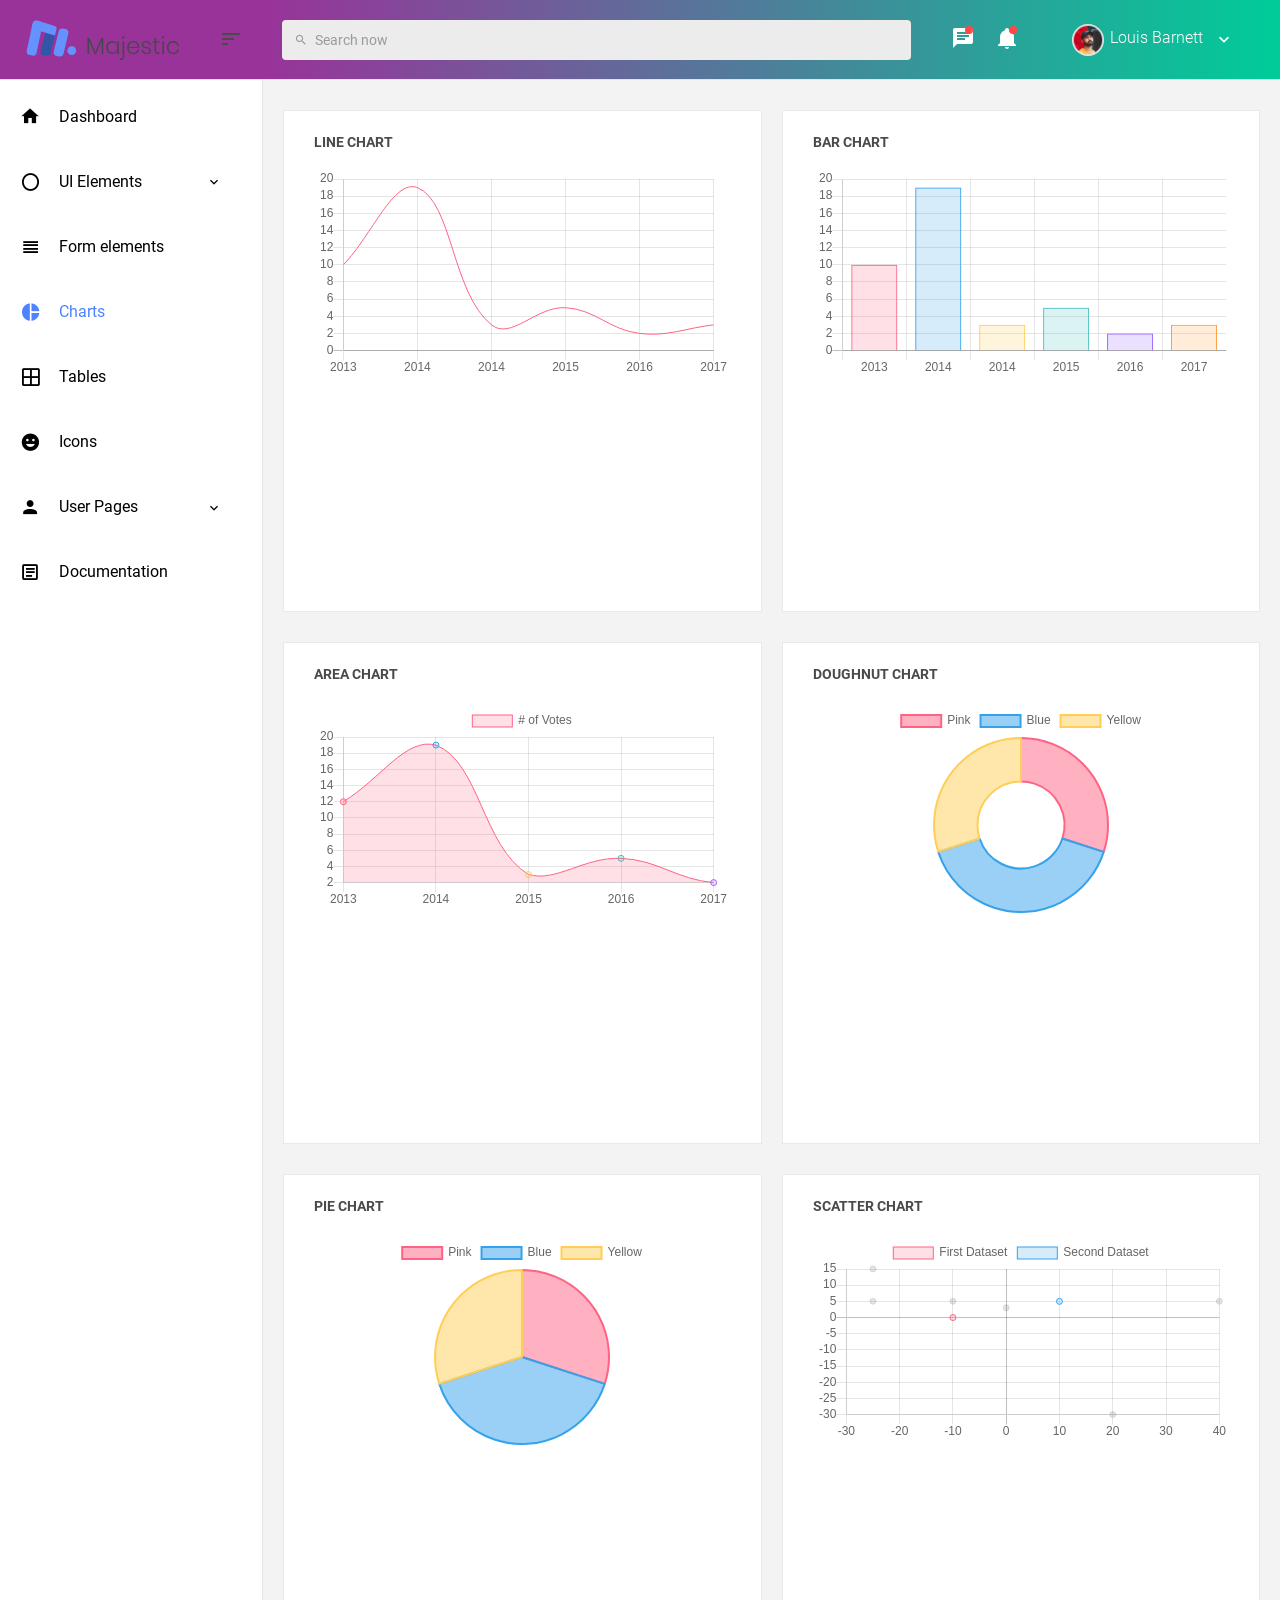
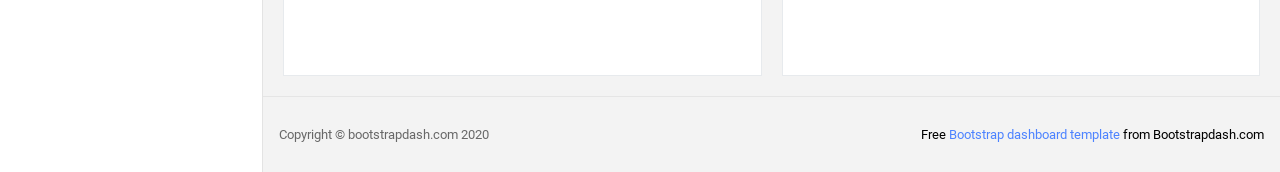
<file: Dashboard Kecelakaan Lalu Lintas/pages/charts/chartjs.html>
<!DOCTYPE html>
<html lang="en">

<head>
  <!-- Required meta tags -->
  <meta charset="utf-8">
  <meta name="viewport" content="width=device-width, initial-scale=1, shrink-to-fit=no">
  <title>Majestic Admin</title>
  <!-- plugins:css -->
  <link rel="stylesheet" href="../../vendors/mdi/css/materialdesignicons.min.css">
  <link rel="stylesheet" href="../../vendors/base/vendor.bundle.base.css">
  <!-- endinject -->
  <!-- inject:css -->
  <link rel="stylesheet" href="../../css/style.css">
  <!-- endinject -->
  <link rel="shortcut icon" href="../../images/favicon.png" />
</head>

<body>
  <div class="container-scroller">
    <!-- partial:../../partials/_navbar.html -->
    <nav class="navbar col-lg-12 col-12 p-0 fixed-top d-flex flex-row">
      <div class="navbar-brand-wrapper d-flex justify-content-center">
        <div class="navbar-brand-inner-wrapper d-flex justify-content-between align-items-center w-100">  
          <a class="navbar-brand brand-logo" href="../../index.html"><img src="../../images/logo.svg" alt="logo"/></a>
          <a class="navbar-brand brand-logo-mini" href="../../index.html"><img src="../../images/logo-mini.svg" alt="logo"/></a>
          <button class="navbar-toggler navbar-toggler align-self-center" type="button" data-toggle="minimize">
            <span class="mdi mdi-sort-variant"></span>
          </button>
        </div>  
      </div>
      <div class="navbar-menu-wrapper d-flex align-items-center justify-content-end">
        <ul class="navbar-nav mr-lg-4 w-100">
          <li class="nav-item nav-search d-none d-lg-block w-100">
            <div class="input-group">
              <div class="input-group-prepend">
                <span class="input-group-text" id="search">
                  <i class="mdi mdi-magnify"></i>
                </span>
              </div>
              <input type="text" class="form-control" placeholder="Search now" aria-label="search" aria-describedby="search">
            </div>
          </li>
        </ul>
        <ul class="navbar-nav navbar-nav-right">
          <li class="nav-item dropdown mr-1">
            <a class="nav-link count-indicator dropdown-toggle d-flex justify-content-center align-items-center" id="messageDropdown" href="#" data-toggle="dropdown">
              <i class="mdi mdi-message-text mx-0"></i>
              <span class="count"></span>
            </a>
            <div class="dropdown-menu dropdown-menu-right navbar-dropdown" aria-labelledby="messageDropdown">
              <p class="mb-0 font-weight-normal float-left dropdown-header">Messages</p>
              <a class="dropdown-item">
                <div class="item-thumbnail">
                    <img src="../../images/faces/face4.jpg" alt="image" class="profile-pic">
                </div>
                <div class="item-content flex-grow">
                  <h6 class="ellipsis font-weight-normal">David Grey
                  </h6>
                  <p class="font-weight-light small-text text-muted mb-0">
                    The meeting is cancelled
                  </p>
                </div>
              </a>
              <a class="dropdown-item">
                <div class="item-thumbnail">
                    <img src="../../images/faces/face2.jpg" alt="image" class="profile-pic">
                </div>
                <div class="item-content flex-grow">
                  <h6 class="ellipsis font-weight-normal">Tim Cook
                  </h6>
                  <p class="font-weight-light small-text text-muted mb-0">
                    New product launch
                  </p>
                </div>
              </a>
              <a class="dropdown-item">
                <div class="item-thumbnail">
                    <img src="../../images/faces/face3.jpg" alt="image" class="profile-pic">
                </div>
                <div class="item-content flex-grow">
                  <h6 class="ellipsis font-weight-normal"> Johnson
                  </h6>
                  <p class="font-weight-light small-text text-muted mb-0">
                    Upcoming board meeting
                  </p>
                </div>
              </a>
            </div>
          </li>
          <li class="nav-item dropdown mr-4">
            <a class="nav-link count-indicator dropdown-toggle d-flex align-items-center justify-content-center notification-dropdown" id="notificationDropdown" href="#" data-toggle="dropdown">
              <i class="mdi mdi-bell mx-0"></i>
              <span class="count"></span>
            </a>
            <div class="dropdown-menu dropdown-menu-right navbar-dropdown" aria-labelledby="notificationDropdown">
              <p class="mb-0 font-weight-normal float-left dropdown-header">Notifications</p>
              <a class="dropdown-item">
                <div class="item-thumbnail">
                  <div class="item-icon bg-success">
                    <i class="mdi mdi-information mx-0"></i>
                  </div>
                </div>
                <div class="item-content">
                  <h6 class="font-weight-normal">Application Error</h6>
                  <p class="font-weight-light small-text mb-0 text-muted">
                    Just now
                  </p>
                </div>
              </a>
              <a class="dropdown-item">
                <div class="item-thumbnail">
                  <div class="item-icon bg-warning">
                    <i class="mdi mdi-settings mx-0"></i>
                  </div>
                </div>
                <div class="item-content">
                  <h6 class="font-weight-normal">Settings</h6>
                  <p class="font-weight-light small-text mb-0 text-muted">
                    Private message
                  </p>
                </div>
              </a>
              <a class="dropdown-item">
                <div class="item-thumbnail">
                  <div class="item-icon bg-info">
                    <i class="mdi mdi-account-box mx-0"></i>
                  </div>
                </div>
                <div class="item-content">
                  <h6 class="font-weight-normal">New user registration</h6>
                  <p class="font-weight-light small-text mb-0 text-muted">
                    2 days ago
                  </p>
                </div>
              </a>
            </div>
          </li>
          <li class="nav-item nav-profile dropdown">
            <a class="nav-link dropdown-toggle" href="#" data-toggle="dropdown" id="profileDropdown">
              <img src="../../images/faces/face5.jpg" alt="profile"/>
              <span class="nav-profile-name">Louis Barnett</span>
            </a>
            <div class="dropdown-menu dropdown-menu-right navbar-dropdown" aria-labelledby="profileDropdown">
              <a class="dropdown-item">
                <i class="mdi mdi-settings text-primary"></i>
                Settings
              </a>
              <a class="dropdown-item">
                <i class="mdi mdi-logout text-primary"></i>
                Logout
              </a>
            </div>
          </li>
        </ul>
        <button class="navbar-toggler navbar-toggler-right d-lg-none align-self-center" type="button" data-toggle="offcanvas">
          <span class="mdi mdi-menu"></span>
        </button>
      </div>
    </nav>
    <!-- partial -->
    <div class="container-fluid page-body-wrapper">
      <!-- partial:../../partials/_sidebar.html -->
      <nav class="sidebar sidebar-offcanvas" id="sidebar">
        <ul class="nav">
          <li class="nav-item">
            <a class="nav-link" href="../../index.html">
              <i class="mdi mdi-home menu-icon"></i>
              <span class="menu-title">Dashboard</span>
            </a>
          </li>
          <li class="nav-item">
            <a class="nav-link" data-toggle="collapse" href="#ui-basic" aria-expanded="false" aria-controls="ui-basic">
              <i class="mdi mdi-circle-outline menu-icon"></i>
              <span class="menu-title">UI Elements</span>
              <i class="menu-arrow"></i>
            </a>
            <div class="collapse" id="ui-basic">
              <ul class="nav flex-column sub-menu">
                <li class="nav-item"> <a class="nav-link" href="../../pages/ui-features/buttons.html">Buttons</a></li>
                <li class="nav-item"> <a class="nav-link" href="../../pages/ui-features/typography.html">Typography</a></li>
              </ul>
            </div>
          </li>
          <li class="nav-item">
            <a class="nav-link" href="../../pages/forms/basic_elements.html">
              <i class="mdi mdi-view-headline menu-icon"></i>
              <span class="menu-title">Form elements</span>
            </a>
          </li>
          <li class="nav-item">
            <a class="nav-link" href="../../pages/charts/chartjs.html">
              <i class="mdi mdi-chart-pie menu-icon"></i>
              <span class="menu-title">Charts</span>
            </a>
          </li>
          <li class="nav-item">
            <a class="nav-link" href="../../pages/tables/basic-table.html">
              <i class="mdi mdi-grid-large menu-icon"></i>
              <span class="menu-title">Tables</span>
            </a>
          </li>
          <li class="nav-item">
            <a class="nav-link" href="../../pages/icons/mdi.html">
              <i class="mdi mdi-emoticon menu-icon"></i>
              <span class="menu-title">Icons</span>
            </a>
          </li>
          <li class="nav-item">
            <a class="nav-link" data-toggle="collapse" href="#auth" aria-expanded="false" aria-controls="auth">
              <i class="mdi mdi-account menu-icon"></i>
              <span class="menu-title">User Pages</span>
              <i class="menu-arrow"></i>
            </a>
            <div class="collapse" id="auth">
              <ul class="nav flex-column sub-menu">
                <li class="nav-item"> <a class="nav-link" href="../../pages/samples/login.html"> Login </a></li>
                <li class="nav-item"> <a class="nav-link" href="../../pages/samples/login-2.html"> Login 2 </a></li>
                <li class="nav-item"> <a class="nav-link" href="../../pages/samples/register.html"> Register </a></li>
                <li class="nav-item"> <a class="nav-link" href="../../pages/samples/register-2.html"> Register 2 </a></li>
                <li class="nav-item"> <a class="nav-link" href="../../pages/samples/lock-screen.html"> Lockscreen </a></li>
              </ul>
            </div>
          </li>
          <li class="nav-item">
            <a class="nav-link" href="../../documentation/documentation.html">
              <i class="mdi mdi-file-document-box-outline menu-icon"></i>
              <span class="menu-title">Documentation</span>
            </a>
          </li>
        </ul>
      </nav>
      <!-- partial -->
      <div class="main-panel">
        <div class="content-wrapper">
          <div class="row">
            <div class="col-lg-6 grid-margin stretch-card">
              <div class="card">
                <div class="card-body">
                  <h4 class="card-title">Line chart</h4>
                  <canvas id="lineChart"></canvas>
                </div>
              </div>
            </div>
            <div class="col-lg-6 grid-margin stretch-card">
              <div class="card">
                <div class="card-body">
                  <h4 class="card-title">Bar chart</h4>
                  <canvas id="barChart"></canvas>
                </div>
              </div>
            </div>
          </div>
          <div class="row">
            <div class="col-lg-6 grid-margin stretch-card">
              <div class="card">
                <div class="card-body">
                  <h4 class="card-title">Area chart</h4>
                  <canvas id="areaChart"></canvas>
                </div>
              </div>
            </div>
            <div class="col-lg-6 grid-margin stretch-card">
              <div class="card">
                <div class="card-body">
                  <h4 class="card-title">Doughnut chart</h4>
                  <canvas id="doughnutChart"></canvas>
                </div>
              </div>
            </div>
          </div>
          <div class="row">
            <div class="col-lg-6 grid-margin grid-margin-lg-0 stretch-card">
              <div class="card">
                <div class="card-body">
                  <h4 class="card-title">Pie chart</h4>
                  <canvas id="pieChart"></canvas>
                </div>
              </div>
            </div>
            <div class="col-lg-6 grid-margin grid-margin-lg-0 stretch-card">
              <div class="card">
                <div class="card-body">
                  <h4 class="card-title">Scatter chart</h4>
                  <canvas id="scatterChart"></canvas>
                </div>
              </div>
            </div>
          </div>
        </div>
        <!-- content-wrapper ends -->
        <!-- partial:../../partials/_footer.html -->
        <footer class="footer">
          <div class="d-sm-flex justify-content-center justify-content-sm-between">
            <span class="text-muted d-block text-center text-sm-left d-sm-inline-block">Copyright © bootstrapdash.com 2020</span>
            <span class="float-none float-sm-right d-block mt-1 mt-sm-0 text-center"> Free <a href="https://www.bootstrapdash.com/" target="_blank">Bootstrap dashboard template</a> from Bootstrapdash.com</span>
          </div>
        </footer>
        <!-- partial -->
      </div>
      <!-- main-panel ends -->
    </div>
    <!-- page-body-wrapper ends -->
  </div>
  <!-- container-scroller -->
  <!-- plugins:js -->
  <script src="../../vendors/base/vendor.bundle.base.js"></script>
  <!-- endinject -->
    <!-- Plugin js for this page-->
    <script src="../../vendors/chart.js/Chart.min.js"></script>
    <!-- End plugin js for this page-->
  <!-- inject:js -->
  <script src="../../js/off-canvas.js"></script>
  <script src="../../js/hoverable-collapse.js"></script>
  <script src="../../js/template.js"></script>
  <!-- endinject -->
  <!-- Custom js for this page-->
  <script src="../../js/chart.js"></script>
  <!-- End custom js for this page-->
</body>

</html>
</file>
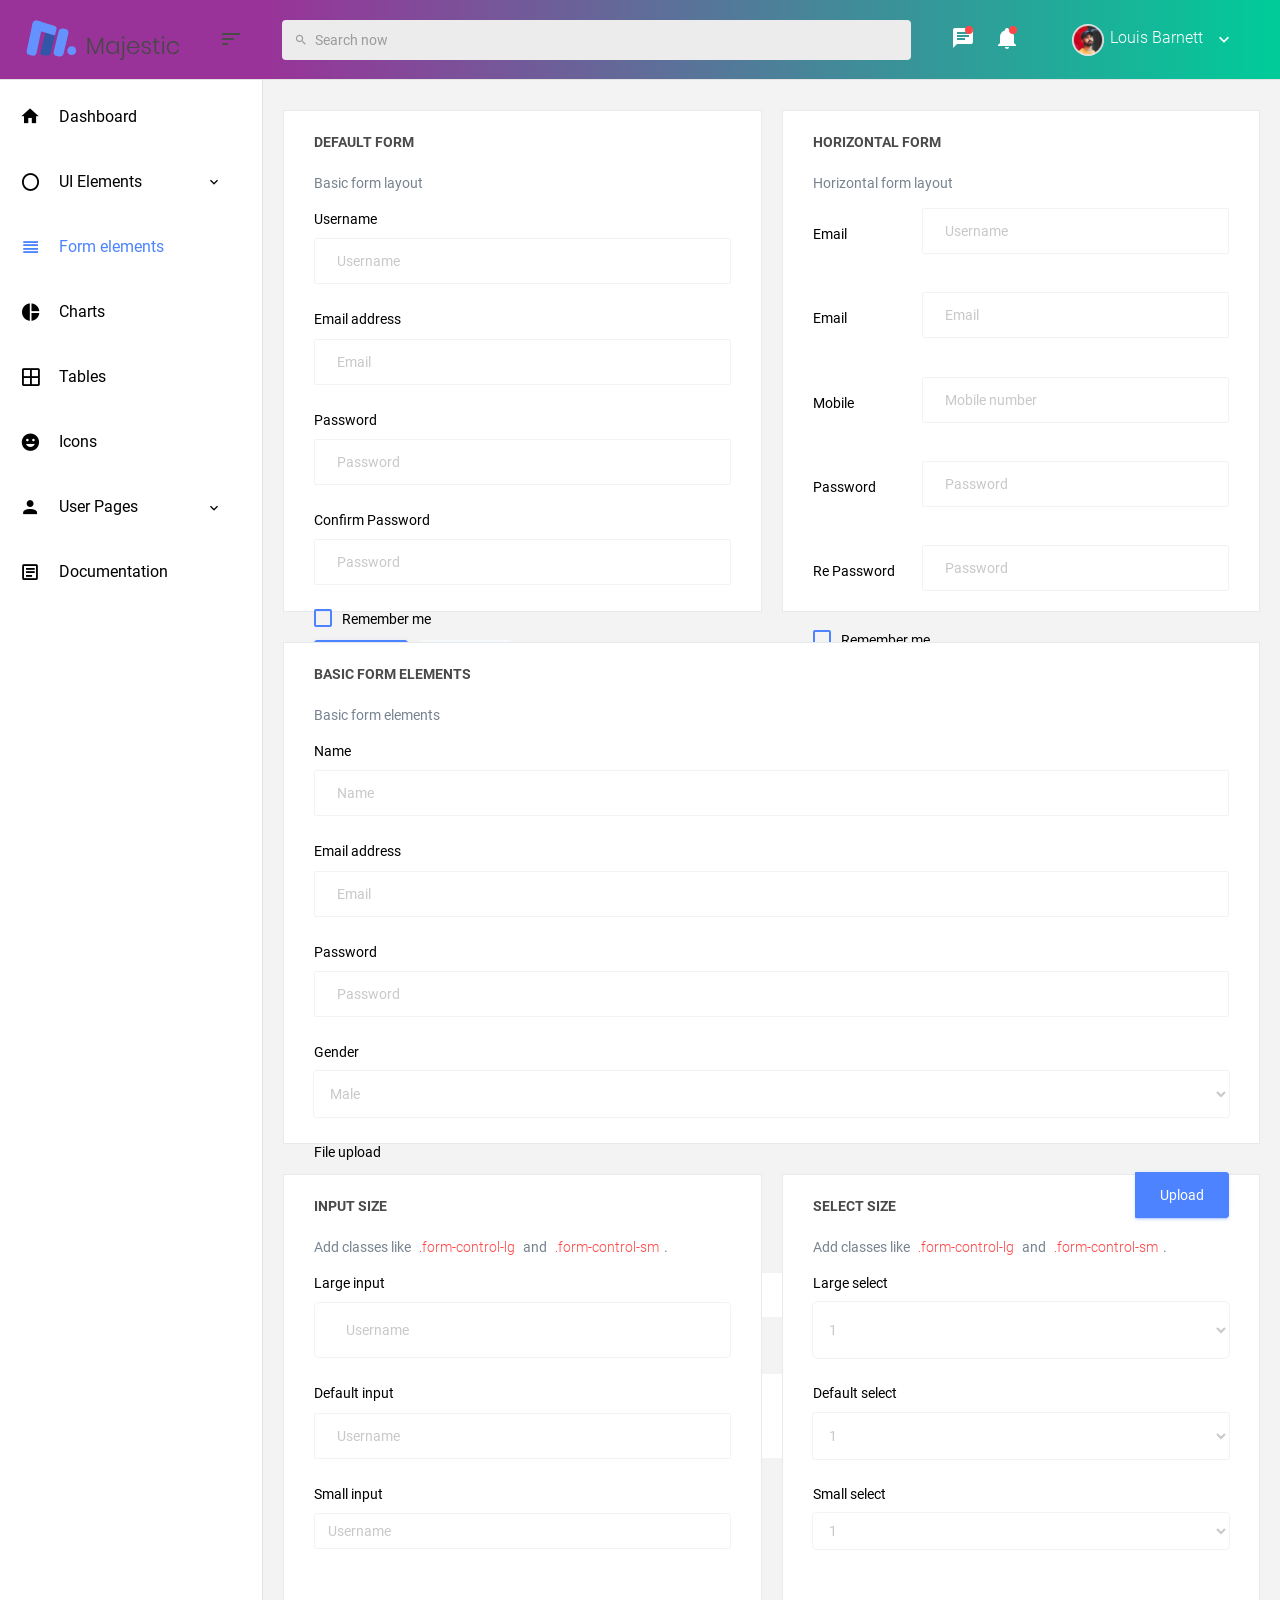
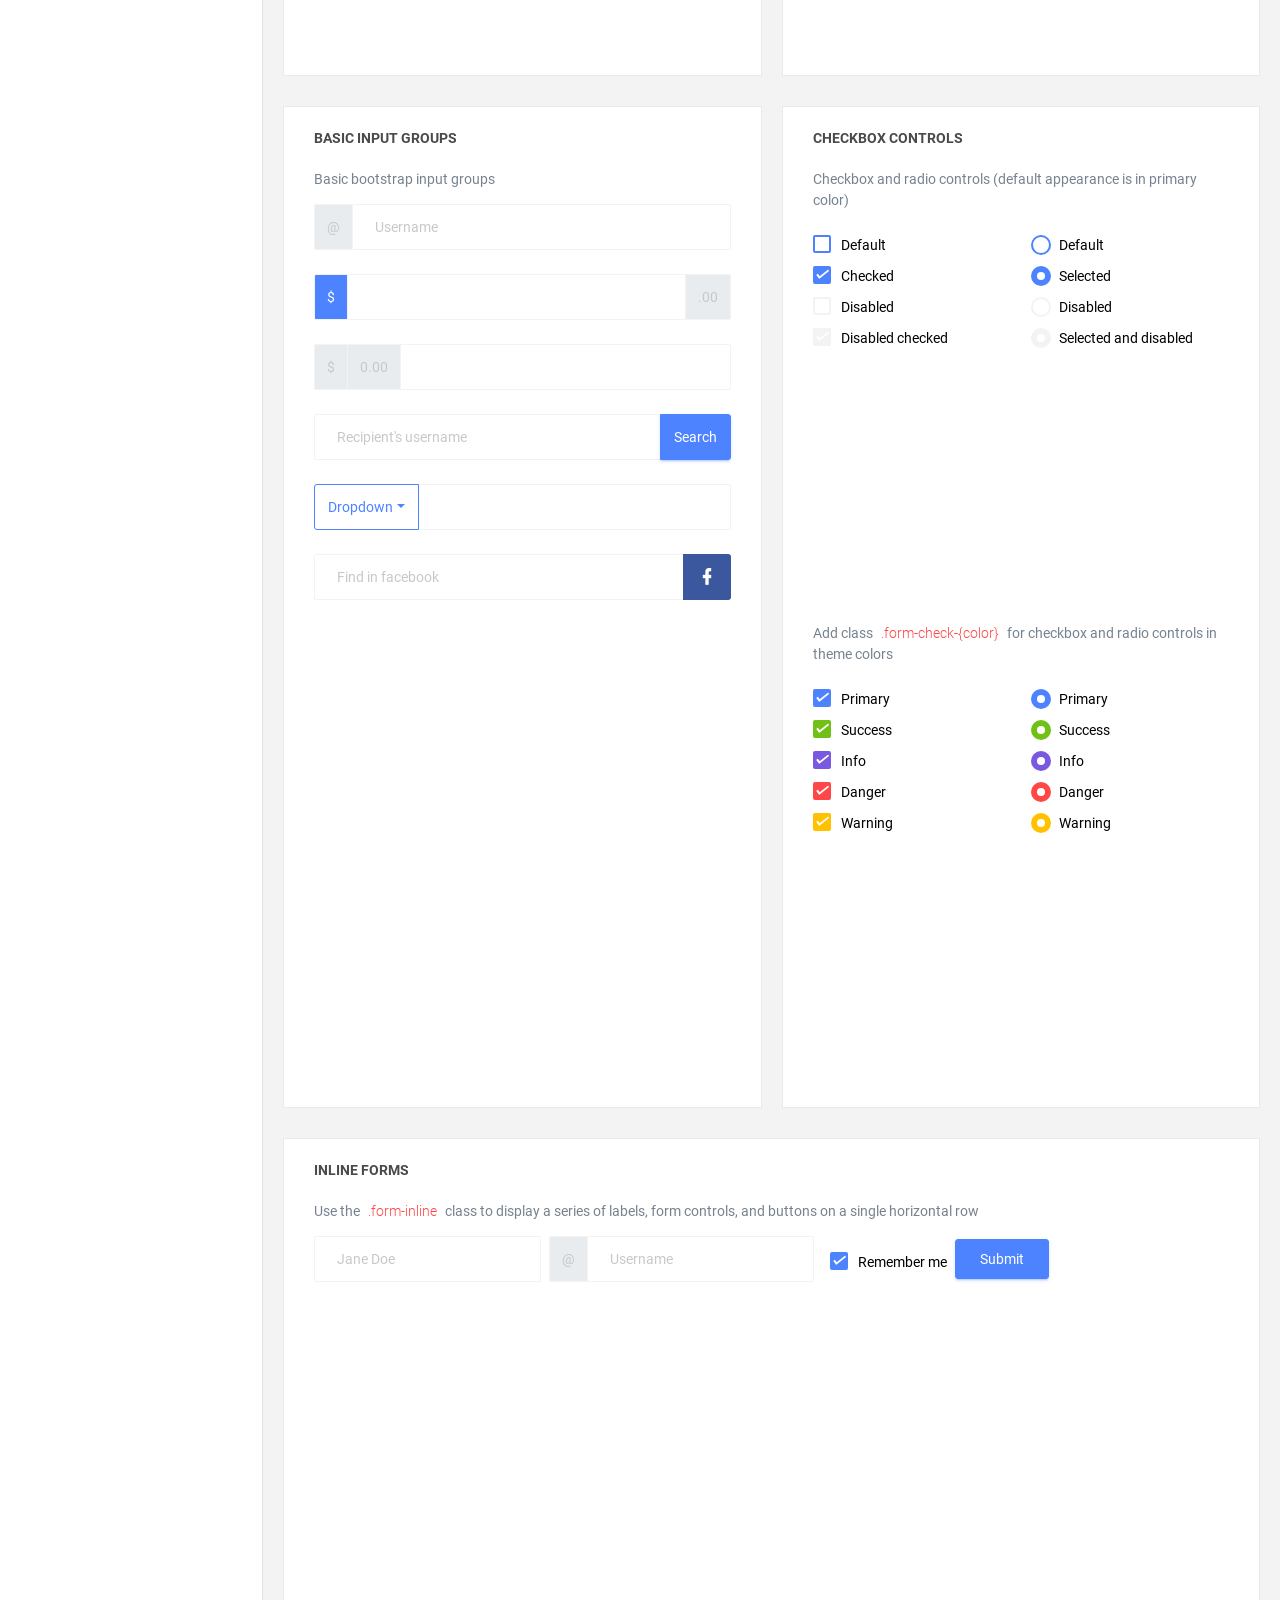
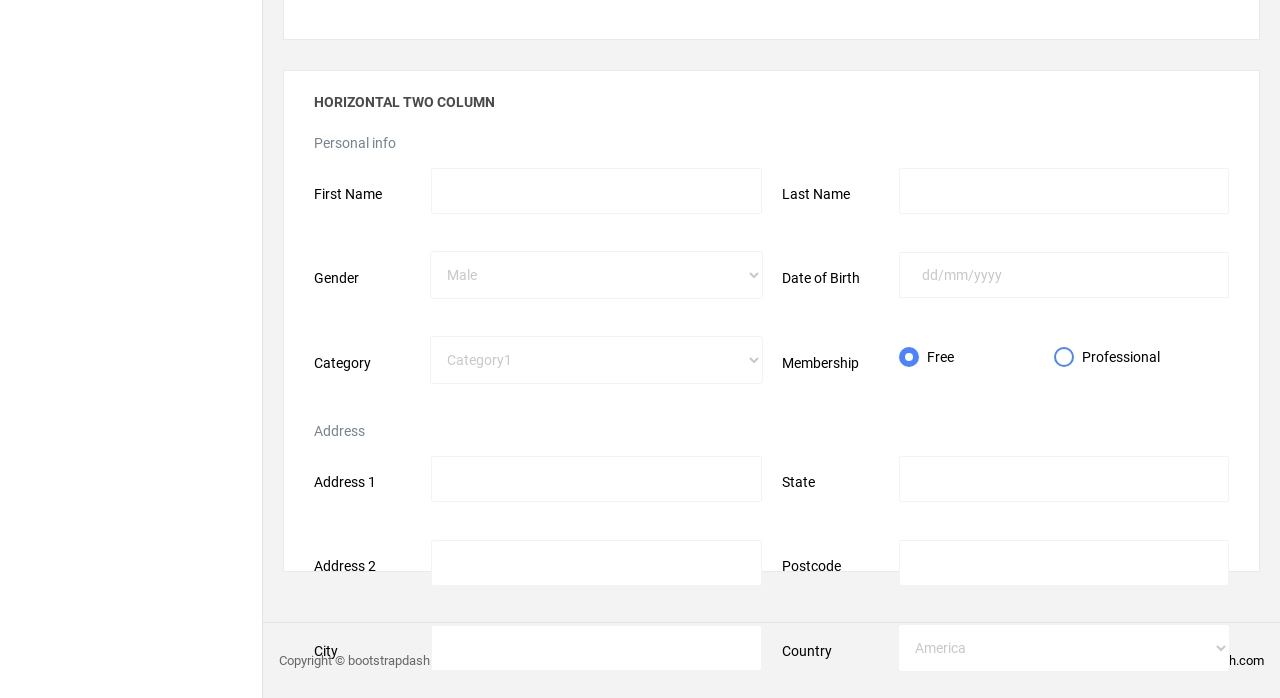
<file: Dashboard Kecelakaan Lalu Lintas/pages/forms/basic_elements.html>
<!DOCTYPE html>
<html lang="en">

<head>
  <!-- Required meta tags -->
  <meta charset="utf-8">
  <meta name="viewport" content="width=device-width, initial-scale=1, shrink-to-fit=no">
  <title>Majestic Admin</title>
  <!-- plugins:css -->
  <link rel="stylesheet" href="../../vendors/mdi/css/materialdesignicons.min.css">
  <link rel="stylesheet" href="../../vendors/base/vendor.bundle.base.css">
  <!-- endinject -->
  <!-- plugin css for this page -->
  <!-- End plugin css for this page -->
  <!-- inject:css -->
  <link rel="stylesheet" href="../../css/style.css">
  <!-- endinject -->
  <link rel="shortcut icon" href="../../images/favicon.png" />
</head>

<body>
  <div class="container-scroller">
    <!-- partial:../../partials/_navbar.html -->
    <nav class="navbar col-lg-12 col-12 p-0 fixed-top d-flex flex-row">
      <div class="navbar-brand-wrapper d-flex justify-content-center">
        <div class="navbar-brand-inner-wrapper d-flex justify-content-between align-items-center w-100">  
          <a class="navbar-brand brand-logo" href="../../index.html"><img src="../../images/logo.svg" alt="logo"/></a>
          <a class="navbar-brand brand-logo-mini" href="../../index.html"><img src="../../images/logo-mini.svg" alt="logo"/></a>
          <button class="navbar-toggler navbar-toggler align-self-center" type="button" data-toggle="minimize">
            <span class="mdi mdi-sort-variant"></span>
          </button>
        </div>  
      </div>
      <div class="navbar-menu-wrapper d-flex align-items-center justify-content-end">
        <ul class="navbar-nav mr-lg-4 w-100">
          <li class="nav-item nav-search d-none d-lg-block w-100">
            <div class="input-group">
              <div class="input-group-prepend">
                <span class="input-group-text" id="search">
                  <i class="mdi mdi-magnify"></i>
                </span>
              </div>
              <input type="text" class="form-control" placeholder="Search now" aria-label="search" aria-describedby="search">
            </div>
          </li>
        </ul>
        <ul class="navbar-nav navbar-nav-right">
          <li class="nav-item dropdown mr-1">
            <a class="nav-link count-indicator dropdown-toggle d-flex justify-content-center align-items-center" id="messageDropdown" href="#" data-toggle="dropdown">
              <i class="mdi mdi-message-text mx-0"></i>
              <span class="count"></span>
            </a>
            <div class="dropdown-menu dropdown-menu-right navbar-dropdown" aria-labelledby="messageDropdown">
              <p class="mb-0 font-weight-normal float-left dropdown-header">Messages</p>
              <a class="dropdown-item">
                <div class="item-thumbnail">
                    <img src="../../images/faces/face4.jpg" alt="image" class="profile-pic">
                </div>
                <div class="item-content flex-grow">
                  <h6 class="ellipsis font-weight-normal">David Grey
                  </h6>
                  <p class="font-weight-light small-text text-muted mb-0">
                    The meeting is cancelled
                  </p>
                </div>
              </a>
              <a class="dropdown-item">
                <div class="item-thumbnail">
                    <img src="../../images/faces/face2.jpg" alt="image" class="profile-pic">
                </div>
                <div class="item-content flex-grow">
                  <h6 class="ellipsis font-weight-normal">Tim Cook
                  </h6>
                  <p class="font-weight-light small-text text-muted mb-0">
                    New product launch
                  </p>
                </div>
              </a>
              <a class="dropdown-item">
                <div class="item-thumbnail">
                    <img src="../../images/faces/face3.jpg" alt="image" class="profile-pic">
                </div>
                <div class="item-content flex-grow">
                  <h6 class="ellipsis font-weight-normal"> Johnson
                  </h6>
                  <p class="font-weight-light small-text text-muted mb-0">
                    Upcoming board meeting
                  </p>
                </div>
              </a>
            </div>
          </li>
          <li class="nav-item dropdown mr-4">
            <a class="nav-link count-indicator dropdown-toggle d-flex align-items-center justify-content-center notification-dropdown" id="notificationDropdown" href="#" data-toggle="dropdown">
              <i class="mdi mdi-bell mx-0"></i>
              <span class="count"></span>
            </a>
            <div class="dropdown-menu dropdown-menu-right navbar-dropdown" aria-labelledby="notificationDropdown">
              <p class="mb-0 font-weight-normal float-left dropdown-header">Notifications</p>
              <a class="dropdown-item">
                <div class="item-thumbnail">
                  <div class="item-icon bg-success">
                    <i class="mdi mdi-information mx-0"></i>
                  </div>
                </div>
                <div class="item-content">
                  <h6 class="font-weight-normal">Application Error</h6>
                  <p class="font-weight-light small-text mb-0 text-muted">
                    Just now
                  </p>
                </div>
              </a>
              <a class="dropdown-item">
                <div class="item-thumbnail">
                  <div class="item-icon bg-warning">
                    <i class="mdi mdi-settings mx-0"></i>
                  </div>
                </div>
                <div class="item-content">
                  <h6 class="font-weight-normal">Settings</h6>
                  <p class="font-weight-light small-text mb-0 text-muted">
                    Private message
                  </p>
                </div>
              </a>
              <a class="dropdown-item">
                <div class="item-thumbnail">
                  <div class="item-icon bg-info">
                    <i class="mdi mdi-account-box mx-0"></i>
                  </div>
                </div>
                <div class="item-content">
                  <h6 class="font-weight-normal">New user registration</h6>
                  <p class="font-weight-light small-text mb-0 text-muted">
                    2 days ago
                  </p>
                </div>
              </a>
            </div>
          </li>
          <li class="nav-item nav-profile dropdown">
            <a class="nav-link dropdown-toggle" href="#" data-toggle="dropdown" id="profileDropdown">
              <img src="../../images/faces/face5.jpg" alt="profile"/>
              <span class="nav-profile-name">Louis Barnett</span>
            </a>
            <div class="dropdown-menu dropdown-menu-right navbar-dropdown" aria-labelledby="profileDropdown">
              <a class="dropdown-item">
                <i class="mdi mdi-settings text-primary"></i>
                Settings
              </a>
              <a class="dropdown-item">
                <i class="mdi mdi-logout text-primary"></i>
                Logout
              </a>
            </div>
          </li>
        </ul>
        <button class="navbar-toggler navbar-toggler-right d-lg-none align-self-center" type="button" data-toggle="offcanvas">
          <span class="mdi mdi-menu"></span>
        </button>
      </div>
    </nav>
    <!-- partial -->
    <div class="container-fluid page-body-wrapper">
      <!-- partial:../../partials/_sidebar.html -->
      <nav class="sidebar sidebar-offcanvas" id="sidebar">
        <ul class="nav">
          <li class="nav-item">
            <a class="nav-link" href="../../index.html">
              <i class="mdi mdi-home menu-icon"></i>
              <span class="menu-title">Dashboard</span>
            </a>
          </li>
          <li class="nav-item">
            <a class="nav-link" data-toggle="collapse" href="#ui-basic" aria-expanded="false" aria-controls="ui-basic">
              <i class="mdi mdi-circle-outline menu-icon"></i>
              <span class="menu-title">UI Elements</span>
              <i class="menu-arrow"></i>
            </a>
            <div class="collapse" id="ui-basic">
              <ul class="nav flex-column sub-menu">
                <li class="nav-item"> <a class="nav-link" href="../../pages/ui-features/buttons.html">Buttons</a></li>
                <li class="nav-item"> <a class="nav-link" href="../../pages/ui-features/typography.html">Typography</a></li>
              </ul>
            </div>
          </li>
          <li class="nav-item">
            <a class="nav-link" href="../../pages/forms/basic_elements.html">
              <i class="mdi mdi-view-headline menu-icon"></i>
              <span class="menu-title">Form elements</span>
            </a>
          </li>
          <li class="nav-item">
            <a class="nav-link" href="../../pages/charts/chartjs.html">
              <i class="mdi mdi-chart-pie menu-icon"></i>
              <span class="menu-title">Charts</span>
            </a>
          </li>
          <li class="nav-item">
            <a class="nav-link" href="../../pages/tables/basic-table.html">
              <i class="mdi mdi-grid-large menu-icon"></i>
              <span class="menu-title">Tables</span>
            </a>
          </li>
          <li class="nav-item">
            <a class="nav-link" href="../../pages/icons/mdi.html">
              <i class="mdi mdi-emoticon menu-icon"></i>
              <span class="menu-title">Icons</span>
            </a>
          </li>
          <li class="nav-item">
            <a class="nav-link" data-toggle="collapse" href="#auth" aria-expanded="false" aria-controls="auth">
              <i class="mdi mdi-account menu-icon"></i>
              <span class="menu-title">User Pages</span>
              <i class="menu-arrow"></i>
            </a>
            <div class="collapse" id="auth">
              <ul class="nav flex-column sub-menu">
                <li class="nav-item"> <a class="nav-link" href="../../pages/samples/login.html"> Login </a></li>
                <li class="nav-item"> <a class="nav-link" href="../../pages/samples/login-2.html"> Login 2 </a></li>
                <li class="nav-item"> <a class="nav-link" href="../../pages/samples/register.html"> Register </a></li>
                <li class="nav-item"> <a class="nav-link" href="../../pages/samples/register-2.html"> Register 2 </a></li>
                <li class="nav-item"> <a class="nav-link" href="../../pages/samples/lock-screen.html"> Lockscreen </a></li>
              </ul>
            </div>
          </li>
          <li class="nav-item">
            <a class="nav-link" href="../../documentation/documentation.html">
              <i class="mdi mdi-file-document-box-outline menu-icon"></i>
              <span class="menu-title">Documentation</span>
            </a>
          </li>
        </ul>
      </nav>
      <!-- partial -->
      <div class="main-panel">        
        <div class="content-wrapper">
          <div class="row">
            <div class="col-md-6 grid-margin stretch-card">
              <div class="card">
                <div class="card-body">
                  <h4 class="card-title">Default form</h4>
                  <p class="card-description">
                    Basic form layout
                  </p>
                  <form class="forms-sample">
                    <div class="form-group">
                      <label for="exampleInputUsername1">Username</label>
                      <input type="text" class="form-control" id="exampleInputUsername1" placeholder="Username">
                    </div>
                    <div class="form-group">
                      <label for="exampleInputEmail1">Email address</label>
                      <input type="email" class="form-control" id="exampleInputEmail1" placeholder="Email">
                    </div>
                    <div class="form-group">
                      <label for="exampleInputPassword1">Password</label>
                      <input type="password" class="form-control" id="exampleInputPassword1" placeholder="Password">
                    </div>
                    <div class="form-group">
                      <label for="exampleInputConfirmPassword1">Confirm Password</label>
                      <input type="password" class="form-control" id="exampleInputConfirmPassword1" placeholder="Password">
                    </div>
                    <div class="form-check form-check-flat form-check-primary">
                      <label class="form-check-label">
                        <input type="checkbox" class="form-check-input">
                        Remember me
                      </label>
                    </div>
                    <button type="submit" class="btn btn-primary mr-2">Submit</button>
                    <button class="btn btn-light">Cancel</button>
                  </form>
                </div>
              </div>
            </div>
            <div class="col-md-6 grid-margin stretch-card">
              <div class="card">
                <div class="card-body">
                  <h4 class="card-title">Horizontal Form</h4>
                  <p class="card-description">
                    Horizontal form layout
                  </p>
                  <form class="forms-sample">
                    <div class="form-group row">
                      <label for="exampleInputUsername2" class="col-sm-3 col-form-label">Email</label>
                      <div class="col-sm-9">
                        <input type="text" class="form-control" id="exampleInputUsername2" placeholder="Username">
                      </div>
                    </div>
                    <div class="form-group row">
                      <label for="exampleInputEmail2" class="col-sm-3 col-form-label">Email</label>
                      <div class="col-sm-9">
                        <input type="email" class="form-control" id="exampleInputEmail2" placeholder="Email">
                      </div>
                    </div>
                    <div class="form-group row">
                      <label for="exampleInputMobile" class="col-sm-3 col-form-label">Mobile</label>
                      <div class="col-sm-9">
                        <input type="text" class="form-control" id="exampleInputMobile" placeholder="Mobile number">
                      </div>
                    </div>
                    <div class="form-group row">
                      <label for="exampleInputPassword2" class="col-sm-3 col-form-label">Password</label>
                      <div class="col-sm-9">
                        <input type="password" class="form-control" id="exampleInputPassword2" placeholder="Password">
                      </div>
                    </div>
                    <div class="form-group row">
                      <label for="exampleInputConfirmPassword2" class="col-sm-3 col-form-label">Re Password</label>
                      <div class="col-sm-9">
                        <input type="password" class="form-control" id="exampleInputConfirmPassword2" placeholder="Password">
                      </div>
                    </div>
                    <div class="form-check form-check-flat form-check-primary">
                      <label class="form-check-label">
                        <input type="checkbox" class="form-check-input">
                        Remember me
                      </label>
                    </div>
                    <button type="submit" class="btn btn-primary mr-2">Submit</button>
                    <button class="btn btn-light">Cancel</button>
                  </form>
                </div>
              </div>
            </div>
            <div class="col-12 grid-margin stretch-card">
              <div class="card">
                <div class="card-body">
                  <h4 class="card-title">Basic form elements</h4>
                  <p class="card-description">
                    Basic form elements
                  </p>
                  <form class="forms-sample">
                    <div class="form-group">
                      <label for="exampleInputName1">Name</label>
                      <input type="text" class="form-control" id="exampleInputName1" placeholder="Name">
                    </div>
                    <div class="form-group">
                      <label for="exampleInputEmail3">Email address</label>
                      <input type="email" class="form-control" id="exampleInputEmail3" placeholder="Email">
                    </div>
                    <div class="form-group">
                      <label for="exampleInputPassword4">Password</label>
                      <input type="password" class="form-control" id="exampleInputPassword4" placeholder="Password">
                    </div>
                    <div class="form-group">
                      <label for="exampleSelectGender">Gender</label>
                        <select class="form-control" id="exampleSelectGender">
                          <option>Male</option>
                          <option>Female</option>
                        </select>
                      </div>
                    <div class="form-group">
                      <label>File upload</label>
                      <input type="file" name="img[]" class="file-upload-default">
                      <div class="input-group col-xs-12">
                        <input type="text" class="form-control file-upload-info" disabled placeholder="Upload Image">
                        <span class="input-group-append">
                          <button class="file-upload-browse btn btn-primary" type="button">Upload</button>
                        </span>
                      </div>
                    </div>
                    <div class="form-group">
                      <label for="exampleInputCity1">City</label>
                      <input type="text" class="form-control" id="exampleInputCity1" placeholder="Location">
                    </div>
                    <div class="form-group">
                      <label for="exampleTextarea1">Textarea</label>
                      <textarea class="form-control" id="exampleTextarea1" rows="4"></textarea>
                    </div>
                    <button type="submit" class="btn btn-primary mr-2">Submit</button>
                    <button class="btn btn-light">Cancel</button>
                  </form>
                </div>
              </div>
            </div>
            <div class="col-md-6 grid-margin stretch-card">
              <div class="card">
                <div class="card-body">
                  <h4 class="card-title">Input size</h4>
                  <p class="card-description">
                    Add classes like <code>.form-control-lg</code> and <code>.form-control-sm</code>.
                  </p>
                  <div class="form-group">
                    <label>Large input</label>
                    <input type="text" class="form-control form-control-lg" placeholder="Username" aria-label="Username">
                  </div>
                  <div class="form-group">
                    <label>Default input</label>
                    <input type="text" class="form-control" placeholder="Username" aria-label="Username">
                  </div>
                  <div class="form-group">
                    <label>Small input</label>
                    <input type="text" class="form-control form-control-sm" placeholder="Username" aria-label="Username">
                  </div>
                </div>
              </div>
            </div>
            <div class="col-md-6 grid-margin stretch-card">
              <div class="card">
                <div class="card-body">
                  <h4 class="card-title">Select size</h4>
                  <p class="card-description">
                    Add classes like <code>.form-control-lg</code> and <code>.form-control-sm</code>.                    
                  </p>
                  <div class="form-group">
                    <label for="exampleFormControlSelect1">Large select</label>
                    <select class="form-control form-control-lg" id="exampleFormControlSelect1">
                      <option>1</option>
                      <option>2</option>
                      <option>3</option>
                      <option>4</option>
                      <option>5</option>
                    </select>
                  </div>
                  <div class="form-group">
                    <label for="exampleFormControlSelect2">Default select</label>
                    <select class="form-control" id="exampleFormControlSelect2">
                      <option>1</option>
                      <option>2</option>
                      <option>3</option>
                      <option>4</option>
                      <option>5</option>
                    </select>
                  </div>
                  <div class="form-group">
                    <label for="exampleFormControlSelect3">Small select</label>
                    <select class="form-control form-control-sm" id="exampleFormControlSelect3">
                      <option>1</option>
                      <option>2</option>
                      <option>3</option>
                      <option>4</option>
                      <option>5</option>
                    </select>
                  </div>
                </div>
              </div>
            </div>
            <div class="col-md-6 grid-margin stretch-card">
              <div class="card">
                <div class="card-body">
                  <h4 class="card-title">Basic input groups</h4>
                  <p class="card-description">
                    Basic bootstrap input groups
                  </p>
                  <div class="form-group">
                    <div class="input-group">
                      <div class="input-group-prepend">
                        <span class="input-group-text">@</span>
                      </div>
                      <input type="text" class="form-control" placeholder="Username" aria-label="Username">
                    </div>
                  </div>
                  <div class="form-group">
                    <div class="input-group">
                      <div class="input-group-prepend">
                        <span class="input-group-text bg-primary text-white">$</span>
                      </div>
                      <input type="text" class="form-control" aria-label="Amount (to the nearest dollar)">
                      <div class="input-group-append">
                        <span class="input-group-text">.00</span>
                      </div>
                    </div>
                  </div>
                  <div class="form-group">
                    <div class="input-group">
                      <div class="input-group-prepend">
                        <span class="input-group-text">$</span>
                      </div>
                      <div class="input-group-prepend">
                        <span class="input-group-text">0.00</span>
                      </div>
                      <input type="text" class="form-control" aria-label="Amount (to the nearest dollar)">
                    </div>
                  </div>
                  <div class="form-group">
                    <div class="input-group">
                      <input type="text" class="form-control" placeholder="Recipient's username" aria-label="Recipient's username">
                      <div class="input-group-append">
                        <button class="btn btn-sm btn-primary" type="button">Search</button>
                      </div>
                    </div>
                  </div>
                  <div class="form-group">
                    <div class="input-group">
                      <div class="input-group-prepend">
                        <button class="btn btn-sm btn-outline-primary dropdown-toggle" type="button" data-toggle="dropdown" aria-haspopup="true" aria-expanded="false">Dropdown</button>
                        <div class="dropdown-menu">
                          <a class="dropdown-item" href="#">Action</a>
                          <a class="dropdown-item" href="#">Another action</a>
                          <a class="dropdown-item" href="#">Something else here</a>
                          <div role="separator" class="dropdown-divider"></div>
                          <a class="dropdown-item" href="#">Separated link</a>
                        </div>
                      </div>
                      <input type="text" class="form-control" aria-label="Text input with dropdown button">
                    </div>
                  </div>
                  <div class="form-group">
                    <div class="input-group">
                      <input type="text" class="form-control" placeholder="Find in facebook" aria-label="Recipient's username">
                      <div class="input-group-append">
                        <button class="btn btn-sm btn-facebook" type="button">
                          <i class="mdi mdi-facebook"></i>
                        </button>
                      </div>
                    </div>
                  </div>
                </div>
              </div>
            </div>
            <div class="col-md-6 grid-margin stretch-card">
              <div class="card">
                <div class="card-body">
                  <h4 class="card-title">Checkbox Controls</h4>
                  <p class="card-description">Checkbox and radio controls (default appearance is in primary color)</p>
                  <form>
                    <div class="row">
                      <div class="col-md-6">
                        <div class="form-group">
                          <div class="form-check">
                            <label class="form-check-label">
                              <input type="checkbox" class="form-check-input">
                              Default
                            </label>
                          </div>
                          <div class="form-check">
                            <label class="form-check-label">
                              <input type="checkbox" class="form-check-input" checked>
                              Checked
                            </label>
                          </div>
                          <div class="form-check">
                            <label class="form-check-label">
                              <input type="checkbox" class="form-check-input" disabled>
                              Disabled
                            </label>
                          </div>
                          <div class="form-check">
                            <label class="form-check-label">
                              <input type="checkbox" class="form-check-input" disabled checked>
                              Disabled checked
                            </label>
                          </div>
                        </div>
                      </div>
                      <div class="col-md-6">
                        <div class="form-group">
                          <div class="form-check">
                            <label class="form-check-label">
                              <input type="radio" class="form-check-input" name="optionsRadios" id="optionsRadios1" value="">
                              Default
                            </label>
                          </div>
                          <div class="form-check">
                            <label class="form-check-label">
                              <input type="radio" class="form-check-input" name="optionsRadios" id="optionsRadios2" value="option2" checked>
                              Selected
                            </label>
                          </div>
                          <div class="form-check">
                            <label class="form-check-label">
                              <input type="radio" class="form-check-input" name="optionsRadios2" id="optionsRadios3" value="option3" disabled>
                              Disabled
                            </label>
                          </div>
                          <div class="form-check">
                            <label class="form-check-label">
                              <input type="radio" class="form-check-input" name="optionsRadio2" id="optionsRadios4" value="option4" disabled checked>
                              Selected and disabled
                            </label>
                          </div>
                        </div>
                      </div>
                    </div>
                  </form>
                </div>
                <div class="card-body">
                  <p class="card-description">Add class <code>.form-check-{color}</code> for checkbox and radio controls in theme colors</p>
                  <form>
                    <div class="row">
                      <div class="col-md-6">
                        <div class="form-group">
                          <div class="form-check form-check-primary">
                            <label class="form-check-label">
                              <input type="checkbox" class="form-check-input" checked>
                              Primary
                            </label>
                          </div>
                          <div class="form-check form-check-success">
                            <label class="form-check-label">
                              <input type="checkbox" class="form-check-input" checked>
                              Success
                            </label>
                          </div>
                          <div class="form-check form-check-info">
                            <label class="form-check-label">
                              <input type="checkbox" class="form-check-input" checked>
                              Info
                            </label>
                          </div>
                          <div class="form-check form-check-danger">
                            <label class="form-check-label">
                              <input type="checkbox" class="form-check-input" checked>
                              Danger
                            </label>
                          </div>
                          <div class="form-check form-check-warning">
                            <label class="form-check-label">
                              <input type="checkbox" class="form-check-input" checked>
                              Warning
                            </label>
                          </div>
                        </div>
                      </div>
                      <div class="col-md-6">
                        <div class="form-group">
                          <div class="form-check form-check-primary">
                            <label class="form-check-label">
                              <input type="radio" class="form-check-input" name="ExampleRadio1" id="ExampleRadio1" checked>
                              Primary
                            </label>
                          </div>
                          <div class="form-check form-check-success">
                            <label class="form-check-label">
                              <input type="radio" class="form-check-input" name="ExampleRadio2" id="ExampleRadio2" checked>
                              Success
                            </label>
                          </div>
                          <div class="form-check form-check-info">
                            <label class="form-check-label">
                              <input type="radio" class="form-check-input" name="ExampleRadio3" id="ExampleRadio3" checked>
                              Info
                            </label>
                          </div>
                          <div class="form-check form-check-danger">
                            <label class="form-check-label">
                              <input type="radio" class="form-check-input" name="ExampleRadio4" id="ExampleRadio4" checked>
                              Danger
                            </label>
                          </div>
                          <div class="form-check form-check-warning">
                            <label class="form-check-label">
                              <input type="radio" class="form-check-input" name="ExampleRadio5" id="ExampleRadio5" checked>
                              Warning
                            </label>
                          </div>
                        </div>
                      </div>
                    </div>
                  </form>
                </div>
              </div>
            </div>
            <div class="col-12 grid-margin stretch-card">
              <div class="card">
                <div class="card-body">
                  <h4 class="card-title">Inline forms</h4>
                  <p class="card-description">
                    Use the <code>.form-inline</code> class to display a series of labels, form controls, and buttons on a single horizontal row
                  </p>
                  <form class="form-inline">
                    <label class="sr-only" for="inlineFormInputName2">Name</label>
                    <input type="text" class="form-control mb-2 mr-sm-2" id="inlineFormInputName2" placeholder="Jane Doe">
                  
                    <label class="sr-only" for="inlineFormInputGroupUsername2">Username</label>
                    <div class="input-group mb-2 mr-sm-2">
                      <div class="input-group-prepend">
                        <div class="input-group-text">@</div>
                      </div>
                      <input type="text" class="form-control" id="inlineFormInputGroupUsername2" placeholder="Username">
                    </div>
                    <div class="form-check mx-sm-2">
                      <label class="form-check-label">
                        <input type="checkbox" class="form-check-input" checked>
                        Remember me
                      </label>
                    </div>
                    <button type="submit" class="btn btn-primary mb-2">Submit</button>
                  </form>
                </div>
              </div>
            </div>
            <div class="col-12 grid-margin">
              <div class="card">
                <div class="card-body">
                  <h4 class="card-title">Horizontal Two column</h4>
                  <form class="form-sample">
                    <p class="card-description">
                      Personal info
                    </p>
                    <div class="row">
                      <div class="col-md-6">
                        <div class="form-group row">
                          <label class="col-sm-3 col-form-label">First Name</label>
                          <div class="col-sm-9">
                            <input type="text" class="form-control" />
                          </div>
                        </div>
                      </div>
                      <div class="col-md-6">
                        <div class="form-group row">
                          <label class="col-sm-3 col-form-label">Last Name</label>
                          <div class="col-sm-9">
                            <input type="text" class="form-control" />
                          </div>
                        </div>
                      </div>
                    </div>
                    <div class="row">
                      <div class="col-md-6">
                        <div class="form-group row">
                          <label class="col-sm-3 col-form-label">Gender</label>
                          <div class="col-sm-9">
                            <select class="form-control">
                              <option>Male</option>
                              <option>Female</option>
                            </select>
                          </div>
                        </div>
                      </div>
                      <div class="col-md-6">
                        <div class="form-group row">
                          <label class="col-sm-3 col-form-label">Date of Birth</label>
                          <div class="col-sm-9">
                            <input class="form-control" placeholder="dd/mm/yyyy"/>
                          </div>
                        </div>
                      </div>
                    </div>
                    <div class="row">
                      <div class="col-md-6">
                        <div class="form-group row">
                          <label class="col-sm-3 col-form-label">Category</label>
                          <div class="col-sm-9">
                            <select class="form-control">
                              <option>Category1</option>
                              <option>Category2</option>
                              <option>Category3</option>
                              <option>Category4</option>
                            </select>
                          </div>
                        </div>
                      </div>
                      <div class="col-md-6">
                        <div class="form-group row">
                          <label class="col-sm-3 col-form-label">Membership</label>
                          <div class="col-sm-4">
                            <div class="form-check">
                              <label class="form-check-label">
                                <input type="radio" class="form-check-input" name="membershipRadios" id="membershipRadios1" value="" checked>
                                Free
                              </label>
                            </div>
                          </div>
                          <div class="col-sm-5">
                            <div class="form-check">
                              <label class="form-check-label">
                                <input type="radio" class="form-check-input" name="membershipRadios" id="membershipRadios2" value="option2">
                                Professional
                              </label>
                            </div>
                          </div>
                        </div>
                      </div>
                    </div>
                    <p class="card-description">
                      Address
                    </p>
                    <div class="row">
                      <div class="col-md-6">
                        <div class="form-group row">
                          <label class="col-sm-3 col-form-label">Address 1</label>
                          <div class="col-sm-9">
                            <input type="text" class="form-control" />
                          </div>
                        </div>
                      </div>
                      <div class="col-md-6">
                        <div class="form-group row">
                          <label class="col-sm-3 col-form-label">State</label>
                          <div class="col-sm-9">
                            <input type="text" class="form-control" />
                          </div>
                        </div>
                      </div>
                    </div>
                    <div class="row">
                      <div class="col-md-6">
                        <div class="form-group row">
                          <label class="col-sm-3 col-form-label">Address 2</label>
                          <div class="col-sm-9">
                            <input type="text" class="form-control" />
                          </div>
                        </div>
                      </div>
                      <div class="col-md-6">
                        <div class="form-group row">
                          <label class="col-sm-3 col-form-label">Postcode</label>
                          <div class="col-sm-9">
                            <input type="text" class="form-control" />
                          </div>
                        </div>
                      </div>
                    </div>
                    <div class="row">
                      <div class="col-md-6">
                        <div class="form-group row">
                          <label class="col-sm-3 col-form-label">City</label>
                          <div class="col-sm-9">
                            <input type="text" class="form-control" />
                          </div>
                        </div>
                      </div>
                      <div class="col-md-6">
                        <div class="form-group row">
                          <label class="col-sm-3 col-form-label">Country</label>
                          <div class="col-sm-9">
                            <select class="form-control">
                              <option>America</option>
                              <option>Italy</option>
                              <option>Russia</option>
                              <option>Britain</option>
                            </select>
                          </div>
                        </div>
                      </div>
                    </div>
                  </form>
                </div>
              </div>
            </div>
          </div>
        </div>
        <!-- content-wrapper ends -->
        <!-- partial:../../partials/_footer.html -->
        <footer class="footer">
          <div class="d-sm-flex justify-content-center justify-content-sm-between">
            <span class="text-muted d-block text-center text-sm-left d-sm-inline-block">Copyright © bootstrapdash.com 2020</span>
            <span class="float-none float-sm-right d-block mt-1 mt-sm-0 text-center"> Free <a href="https://www.bootstrapdash.com/" target="_blank">Bootstrap dashboard template</a> from Bootstrapdash.com</span>
          </div>
        </footer>
        <!-- partial -->
      </div>
      <!-- main-panel ends -->
    </div>
    <!-- page-body-wrapper ends -->
  </div>
  <!-- container-scroller -->
  <!-- plugins:js -->
  <script src="../../vendors/base/vendor.bundle.base.js"></script>
  <!-- endinject -->
  <!-- inject:js -->
  <script src="../../js/off-canvas.js"></script>
  <script src="../../js/hoverable-collapse.js"></script>
  <script src="../../js/template.js"></script>
  <!-- endinject -->
  <!-- Custom js for this page-->
  <script src="../../js/file-upload.js"></script>
  <!-- End custom js for this page-->
</body>

</html>
</file>
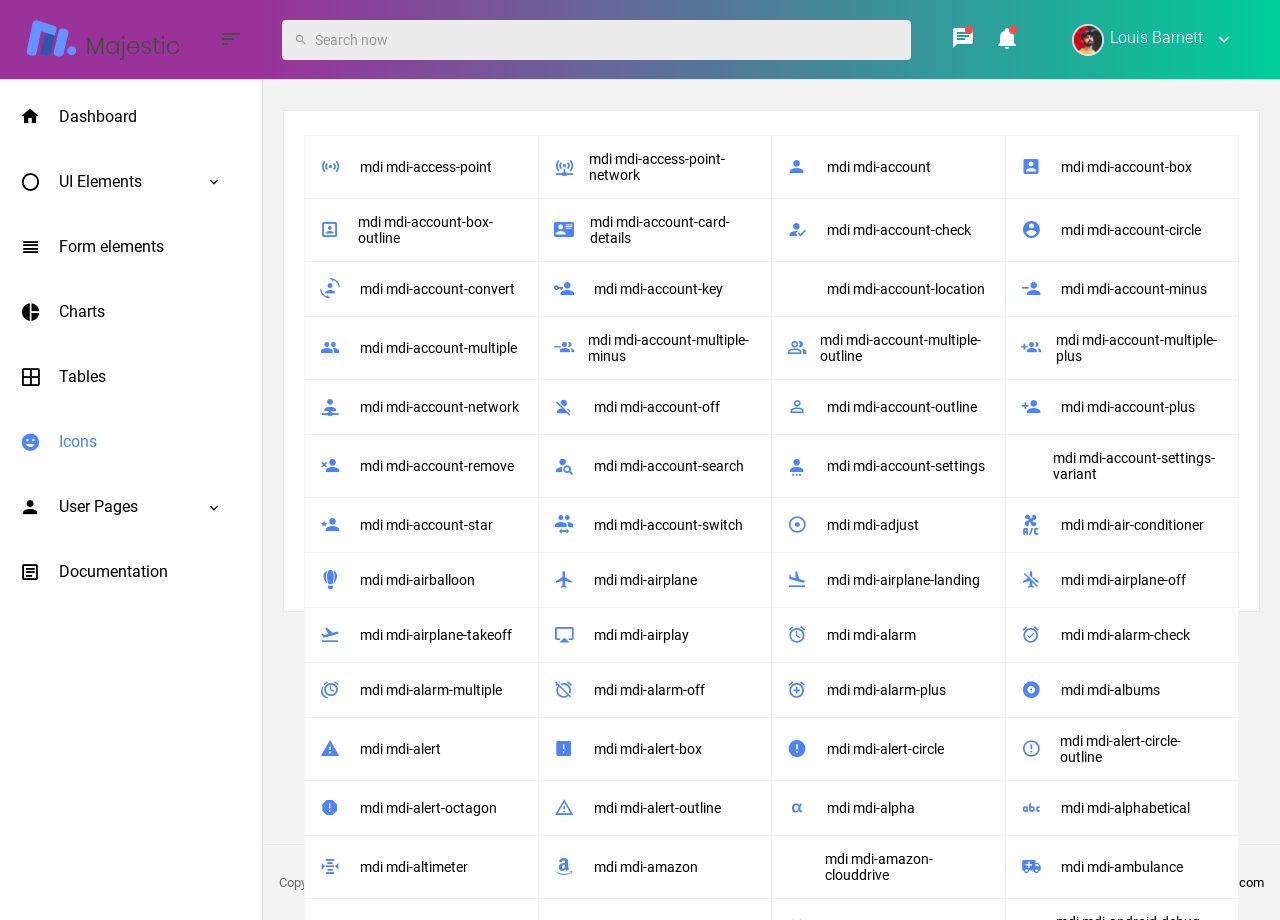
<file: Dashboard Kecelakaan Lalu Lintas/pages/icons/mdi.html>
<!DOCTYPE html>
<html lang="en">

<head>
  <!-- Required meta tags -->
  <meta charset="utf-8">
  <meta name="viewport" content="width=device-width, initial-scale=1, shrink-to-fit=no">
  <title>Majestic Admin</title>
  <!-- plugins:css -->
  <link rel="stylesheet" href="../../vendors/mdi/css/materialdesignicons.min.css">
  <link rel="stylesheet" href="../../vendors/base/vendor.bundle.base.css">
  <!-- endinject -->
  <!-- inject:css -->
  <link rel="stylesheet" href="../../css/style.css">
  <!-- endinject -->
  <link rel="shortcut icon" href="../../images/favicon.png" />
</head>

<body>
  <div class=" container-scroller">
    <!-- partial:../../partials/_navbar.html -->
    <nav class="navbar col-lg-12 col-12 p-0 fixed-top d-flex flex-row">
      <div class="navbar-brand-wrapper d-flex justify-content-center">
        <div class="navbar-brand-inner-wrapper d-flex justify-content-between align-items-center w-100">  
          <a class="navbar-brand brand-logo" href="../../index.html"><img src="../../images/logo.svg" alt="logo"/></a>
          <a class="navbar-brand brand-logo-mini" href="../../index.html"><img src="../../images/logo-mini.svg" alt="logo"/></a>
          <button class="navbar-toggler navbar-toggler align-self-center" type="button" data-toggle="minimize">
            <span class="mdi mdi-sort-variant"></span>
          </button>
        </div>  
      </div>
      <div class="navbar-menu-wrapper d-flex align-items-center justify-content-end">
        <ul class="navbar-nav mr-lg-4 w-100">
          <li class="nav-item nav-search d-none d-lg-block w-100">
            <div class="input-group">
              <div class="input-group-prepend">
                <span class="input-group-text" id="search">
                  <i class="mdi mdi-magnify"></i>
                </span>
              </div>
              <input type="text" class="form-control" placeholder="Search now" aria-label="search" aria-describedby="search">
            </div>
          </li>
        </ul>
        <ul class="navbar-nav navbar-nav-right">
          <li class="nav-item dropdown mr-1">
            <a class="nav-link count-indicator dropdown-toggle d-flex justify-content-center align-items-center" id="messageDropdown" href="#" data-toggle="dropdown">
              <i class="mdi mdi-message-text mx-0"></i>
              <span class="count"></span>
            </a>
            <div class="dropdown-menu dropdown-menu-right navbar-dropdown" aria-labelledby="messageDropdown">
              <p class="mb-0 font-weight-normal float-left dropdown-header">Messages</p>
              <a class="dropdown-item">
                <div class="item-thumbnail">
                    <img src="../../images/faces/face4.jpg" alt="image" class="profile-pic">
                </div>
                <div class="item-content flex-grow">
                  <h6 class="ellipsis font-weight-normal">David Grey
                  </h6>
                  <p class="font-weight-light small-text text-muted mb-0">
                    The meeting is cancelled
                  </p>
                </div>
              </a>
              <a class="dropdown-item">
                <div class="item-thumbnail">
                    <img src="../../images/faces/face2.jpg" alt="image" class="profile-pic">
                </div>
                <div class="item-content flex-grow">
                  <h6 class="ellipsis font-weight-normal">Tim Cook
                  </h6>
                  <p class="font-weight-light small-text text-muted mb-0">
                    New product launch
                  </p>
                </div>
              </a>
              <a class="dropdown-item">
                <div class="item-thumbnail">
                    <img src="../../images/faces/face3.jpg" alt="image" class="profile-pic">
                </div>
                <div class="item-content flex-grow">
                  <h6 class="ellipsis font-weight-normal"> Johnson
                  </h6>
                  <p class="font-weight-light small-text text-muted mb-0">
                    Upcoming board meeting
                  </p>
                </div>
              </a>
            </div>
          </li>
          <li class="nav-item dropdown mr-4">
            <a class="nav-link count-indicator dropdown-toggle d-flex align-items-center justify-content-center notification-dropdown" id="notificationDropdown" href="#" data-toggle="dropdown">
              <i class="mdi mdi-bell mx-0"></i>
              <span class="count"></span>
            </a>
            <div class="dropdown-menu dropdown-menu-right navbar-dropdown" aria-labelledby="notificationDropdown">
              <p class="mb-0 font-weight-normal float-left dropdown-header">Notifications</p>
              <a class="dropdown-item">
                <div class="item-thumbnail">
                  <div class="item-icon bg-success">
                    <i class="mdi mdi-information mx-0"></i>
                  </div>
                </div>
                <div class="item-content">
                  <h6 class="font-weight-normal">Application Error</h6>
                  <p class="font-weight-light small-text mb-0 text-muted">
                    Just now
                  </p>
                </div>
              </a>
              <a class="dropdown-item">
                <div class="item-thumbnail">
                  <div class="item-icon bg-warning">
                    <i class="mdi mdi-settings mx-0"></i>
                  </div>
                </div>
                <div class="item-content">
                  <h6 class="font-weight-normal">Settings</h6>
                  <p class="font-weight-light small-text mb-0 text-muted">
                    Private message
                  </p>
                </div>
              </a>
              <a class="dropdown-item">
                <div class="item-thumbnail">
                  <div class="item-icon bg-info">
                    <i class="mdi mdi-account-box mx-0"></i>
                  </div>
                </div>
                <div class="item-content">
                  <h6 class="font-weight-normal">New user registration</h6>
                  <p class="font-weight-light small-text mb-0 text-muted">
                    2 days ago
                  </p>
                </div>
              </a>
            </div>
          </li>
          <li class="nav-item nav-profile dropdown">
            <a class="nav-link dropdown-toggle" href="#" data-toggle="dropdown" id="profileDropdown">
              <img src="../../images/faces/face5.jpg" alt="profile"/>
              <span class="nav-profile-name">Louis Barnett</span>
            </a>
            <div class="dropdown-menu dropdown-menu-right navbar-dropdown" aria-labelledby="profileDropdown">
              <a class="dropdown-item">
                <i class="mdi mdi-settings text-primary"></i>
                Settings
              </a>
              <a class="dropdown-item">
                <i class="mdi mdi-logout text-primary"></i>
                Logout
              </a>
            </div>
          </li>
        </ul>
        <button class="navbar-toggler navbar-toggler-right d-lg-none align-self-center" type="button" data-toggle="offcanvas">
          <span class="mdi mdi-menu"></span>
        </button>
      </div>
    </nav>
    <!-- partial -->
    <div class="container-fluid page-body-wrapper">
      <!-- partial:../../partials/_sidebar.html -->
      <nav class="sidebar sidebar-offcanvas" id="sidebar">
        <ul class="nav">
          <li class="nav-item">
            <a class="nav-link" href="../../index.html">
              <i class="mdi mdi-home menu-icon"></i>
              <span class="menu-title">Dashboard</span>
            </a>
          </li>
          <li class="nav-item">
            <a class="nav-link" data-toggle="collapse" href="#ui-basic" aria-expanded="false" aria-controls="ui-basic">
              <i class="mdi mdi-circle-outline menu-icon"></i>
              <span class="menu-title">UI Elements</span>
              <i class="menu-arrow"></i>
            </a>
            <div class="collapse" id="ui-basic">
              <ul class="nav flex-column sub-menu">
                <li class="nav-item"> <a class="nav-link" href="../../pages/ui-features/buttons.html">Buttons</a></li>
                <li class="nav-item"> <a class="nav-link" href="../../pages/ui-features/typography.html">Typography</a></li>
              </ul>
            </div>
          </li>
          <li class="nav-item">
            <a class="nav-link" href="../../pages/forms/basic_elements.html">
              <i class="mdi mdi-view-headline menu-icon"></i>
              <span class="menu-title">Form elements</span>
            </a>
          </li>
          <li class="nav-item">
            <a class="nav-link" href="../../pages/charts/chartjs.html">
              <i class="mdi mdi-chart-pie menu-icon"></i>
              <span class="menu-title">Charts</span>
            </a>
          </li>
          <li class="nav-item">
            <a class="nav-link" href="../../pages/tables/basic-table.html">
              <i class="mdi mdi-grid-large menu-icon"></i>
              <span class="menu-title">Tables</span>
            </a>
          </li>
          <li class="nav-item">
            <a class="nav-link" href="../../pages/icons/mdi.html">
              <i class="mdi mdi-emoticon menu-icon"></i>
              <span class="menu-title">Icons</span>
            </a>
          </li>
          <li class="nav-item">
            <a class="nav-link" data-toggle="collapse" href="#auth" aria-expanded="false" aria-controls="auth">
              <i class="mdi mdi-account menu-icon"></i>
              <span class="menu-title">User Pages</span>
              <i class="menu-arrow"></i>
            </a>
            <div class="collapse" id="auth">
              <ul class="nav flex-column sub-menu">
                <li class="nav-item"> <a class="nav-link" href="../../pages/samples/login.html"> Login </a></li>
                <li class="nav-item"> <a class="nav-link" href="../../pages/samples/login-2.html"> Login 2 </a></li>
                <li class="nav-item"> <a class="nav-link" href="../../pages/samples/register.html"> Register </a></li>
                <li class="nav-item"> <a class="nav-link" href="../../pages/samples/register-2.html"> Register 2 </a></li>
                <li class="nav-item"> <a class="nav-link" href="../../pages/samples/lock-screen.html"> Lockscreen </a></li>
              </ul>
            </div>
          </li>
          <li class="nav-item">
            <a class="nav-link" href="../../documentation/documentation.html">
              <i class="mdi mdi-file-document-box-outline menu-icon"></i>
              <span class="menu-title">Documentation</span>
            </a>
          </li>
        </ul>
      </nav>
      <!-- partial -->
      <div class="main-panel">        
        <div class="content-wrapper">
          <div class="row">
            <div class="col-lg-12 grid-margin">
              <div class="card">
                <div class="card-body">
                  <div class="row icons-list">
                    <div class="col-sm-6 col-md-4 col-lg-3">
                        <i class="mdi mdi-access-point"></i> mdi mdi-access-point
                    </div>
                    <div class="col-sm-6 col-md-4 col-lg-3">
                        <i class="mdi mdi-access-point-network"></i> mdi mdi-access-point-network
                    </div>
                    <div class="col-sm-6 col-md-4 col-lg-3">
                        <i class="mdi mdi-account"></i> mdi mdi-account
                    </div>
                    <div class="col-sm-6 col-md-4 col-lg-3">
                        <i class="mdi mdi-account-box"></i> mdi mdi-account-box
                    </div>
                    <div class="col-sm-6 col-md-4 col-lg-3">
                        <i class="mdi mdi-account-box-outline"></i> mdi mdi-account-box-outline
                    </div>
                    <div class="col-sm-6 col-md-4 col-lg-3">
                        <i class="mdi mdi-account-card-details"></i> mdi mdi-account-card-details
                    </div>
                    <div class="col-sm-6 col-md-4 col-lg-3">
                        <i class="mdi mdi-account-check"></i> mdi mdi-account-check
                    </div>
                    <div class="col-sm-6 col-md-4 col-lg-3">
                        <i class="mdi mdi-account-circle"></i> mdi mdi-account-circle
                    </div>
                    <div class="col-sm-6 col-md-4 col-lg-3">
                        <i class="mdi mdi-account-convert"></i> mdi mdi-account-convert
                    </div>
                    <div class="col-sm-6 col-md-4 col-lg-3">
                        <i class="mdi mdi-account-key"></i> mdi mdi-account-key
                    </div>
                    <div class="col-sm-6 col-md-4 col-lg-3">
                        <i class="mdi mdi-account-location"></i> mdi mdi-account-location
                    </div>
                    <div class="col-sm-6 col-md-4 col-lg-3">
                        <i class="mdi mdi-account-minus"></i> mdi mdi-account-minus
                    </div>
                    <div class="col-sm-6 col-md-4 col-lg-3">
                        <i class="mdi mdi-account-multiple"></i> mdi mdi-account-multiple
                    </div>
                    <div class="col-sm-6 col-md-4 col-lg-3">
                        <i class="mdi mdi-account-multiple-minus"></i> mdi mdi-account-multiple-minus
                    </div>
                    <div class="col-sm-6 col-md-4 col-lg-3">
                        <i class="mdi mdi-account-multiple-outline"></i> mdi mdi-account-multiple-outline
                    </div>
                    <div class="col-sm-6 col-md-4 col-lg-3">
                        <i class="mdi mdi-account-multiple-plus"></i> mdi mdi-account-multiple-plus
                    </div>
                    <div class="col-sm-6 col-md-4 col-lg-3">
                        <i class="mdi mdi-account-network"></i> mdi mdi-account-network
                    </div>
                    <div class="col-sm-6 col-md-4 col-lg-3">
                        <i class="mdi mdi-account-off"></i> mdi mdi-account-off
                    </div>
                    <div class="col-sm-6 col-md-4 col-lg-3">
                        <i class="mdi mdi-account-outline"></i> mdi mdi-account-outline
                    </div>
                    <div class="col-sm-6 col-md-4 col-lg-3">
                        <i class="mdi mdi-account-plus"></i> mdi mdi-account-plus
                    </div>
                    <div class="col-sm-6 col-md-4 col-lg-3">
                        <i class="mdi mdi-account-remove"></i> mdi mdi-account-remove
                    </div>
                    <div class="col-sm-6 col-md-4 col-lg-3">
                        <i class="mdi mdi-account-search"></i> mdi mdi-account-search
                    </div>
                    <div class="col-sm-6 col-md-4 col-lg-3">
                        <i class="mdi mdi-account-settings"></i> mdi mdi-account-settings
                    </div>
                    <div class="col-sm-6 col-md-4 col-lg-3">
                        <i class="mdi mdi-account-settings-variant"></i> mdi mdi-account-settings-variant
                    </div>
                    <div class="col-sm-6 col-md-4 col-lg-3">
                        <i class="mdi mdi-account-star"></i> mdi mdi-account-star
                    </div>
                    <div class="col-sm-6 col-md-4 col-lg-3">
                        <i class="mdi mdi-account-switch"></i> mdi mdi-account-switch
                    </div>
                    <div class="col-sm-6 col-md-4 col-lg-3">
                        <i class="mdi mdi-adjust"></i> mdi mdi-adjust
                    </div>
                    <div class="col-sm-6 col-md-4 col-lg-3">
                        <i class="mdi mdi-air-conditioner"></i> mdi mdi-air-conditioner
                    </div>
                    <div class="col-sm-6 col-md-4 col-lg-3">
                        <i class="mdi mdi-airballoon"></i> mdi mdi-airballoon
                    </div>
                    <div class="col-sm-6 col-md-4 col-lg-3">
                        <i class="mdi mdi-airplane"></i> mdi mdi-airplane
                    </div>
                    <div class="col-sm-6 col-md-4 col-lg-3">
                        <i class="mdi mdi-airplane-landing"></i> mdi mdi-airplane-landing
                    </div>
                    <div class="col-sm-6 col-md-4 col-lg-3">
                        <i class="mdi mdi-airplane-off"></i> mdi mdi-airplane-off
                    </div>
                    <div class="col-sm-6 col-md-4 col-lg-3">
                        <i class="mdi mdi-airplane-takeoff"></i> mdi mdi-airplane-takeoff
                    </div>
                    <div class="col-sm-6 col-md-4 col-lg-3">
                        <i class="mdi mdi-airplay"></i> mdi mdi-airplay
                    </div>
                    <div class="col-sm-6 col-md-4 col-lg-3">
                        <i class="mdi mdi-alarm"></i> mdi mdi-alarm
                    </div>
                    <div class="col-sm-6 col-md-4 col-lg-3">
                        <i class="mdi mdi-alarm-check"></i> mdi mdi-alarm-check
                    </div>
                    <div class="col-sm-6 col-md-4 col-lg-3">
                        <i class="mdi mdi-alarm-multiple"></i> mdi mdi-alarm-multiple
                    </div>
                    <div class="col-sm-6 col-md-4 col-lg-3">
                        <i class="mdi mdi-alarm-off"></i> mdi mdi-alarm-off
                    </div>
                    <div class="col-sm-6 col-md-4 col-lg-3">
                        <i class="mdi mdi-alarm-plus"></i> mdi mdi-alarm-plus
                    </div>
                    <div class="col-sm-6 col-md-4 col-lg-3">
                        <i class="mdi mdi-album"></i> mdi mdi-albums
                    </div>
                    <div class="col-sm-6 col-md-4 col-lg-3">
                        <i class="mdi mdi-alert"></i> mdi mdi-alert
                    </div>
                    <div class="col-sm-6 col-md-4 col-lg-3">
                        <i class="mdi mdi-alert-box"></i> mdi mdi-alert-box
                    </div>
                    <div class="col-sm-6 col-md-4 col-lg-3">
                        <i class="mdi mdi-alert-circle"></i> mdi mdi-alert-circle
                    </div>
                    <div class="col-sm-6 col-md-4 col-lg-3">
                        <i class="mdi mdi-alert-circle-outline"></i> mdi mdi-alert-circle-outline
                    </div>
                    <div class="col-sm-6 col-md-4 col-lg-3">
                        <i class="mdi mdi-alert-octagon"></i> mdi mdi-alert-octagon
                    </div>
                    <div class="col-sm-6 col-md-4 col-lg-3">
                        <i class="mdi mdi-alert-outline"></i> mdi mdi-alert-outline
                    </div>
                    <div class="col-sm-6 col-md-4 col-lg-3">
                        <i class="mdi mdi-alpha"></i> mdi mdi-alpha
                    </div>
                    <div class="col-sm-6 col-md-4 col-lg-3">
                        <i class="mdi mdi-alphabetical"></i> mdi mdi-alphabetical
                    </div>
                    <div class="col-sm-6 col-md-4 col-lg-3">
                        <i class="mdi mdi-altimeter"></i> mdi mdi-altimeter
                    </div>
                    <div class="col-sm-6 col-md-4 col-lg-3">
                        <i class="mdi mdi-amazon"></i> mdi mdi-amazon
                    </div>
                    <div class="col-sm-6 col-md-4 col-lg-3">
                        <i class="mdi mdi-amazon-clouddrive"></i> mdi mdi-amazon-clouddrive
                    </div>
                    <div class="col-sm-6 col-md-4 col-lg-3">
                        <i class="mdi mdi-ambulance"></i> mdi mdi-ambulance
                    </div>
                    <div class="col-sm-6 col-md-4 col-lg-3">
                        <i class="mdi mdi-amplifier"></i> mdi mdi-amplifier
                    </div>
                    <div class="col-sm-6 col-md-4 col-lg-3">
                        <i class="mdi mdi-anchor"></i> mdi mdi-anchor
                    </div>
                    <div class="col-sm-6 col-md-4 col-lg-3">
                        <i class="mdi mdi-android"></i> mdi mdi-android
                    </div>
                    <div class="col-sm-6 col-md-4 col-lg-3">
                        <i class="mdi mdi-android-debug-bridge"></i> mdi mdi-android-debug-bridge
                    </div>
                    <div class="col-sm-6 col-md-4 col-lg-3">
                        <i class="mdi mdi-android-studio"></i> mdi mdi-android-studio
                    </div>
                    <div class="col-sm-6 col-md-4 col-lg-3">
                        <i class="mdi mdi-animation"></i> mdi mdi-animation
                    </div>
                    <div class="col-sm-6 col-md-4 col-lg-3">
                        <i class="mdi mdi-apple"></i> mdi mdi-apple
                    </div>
                    <div class="col-sm-6 col-md-4 col-lg-3">
                        <i class="mdi mdi-apple-finder"></i> mdi mdi-apple-finder
                    </div>
                    <div class="col-sm-6 col-md-4 col-lg-3">
                        <i class="mdi mdi-apple-ios"></i> mdi mdi-apple-ios
                    </div>
                    <div class="col-sm-6 col-md-4 col-lg-3">
                        <i class="mdi mdi-apple-keyboard-caps"></i> mdi mdi-apple-keyboard-caps
                    </div>
                    <div class="col-sm-6 col-md-4 col-lg-3">
                        <i class="mdi mdi-apple-keyboard-command"></i> mdi mdi-apple-keyboard-command
                    </div>
                    <div class="col-sm-6 col-md-4 col-lg-3">
                        <i class="mdi mdi-apple-keyboard-control"></i> mdi mdi-apple-keyboard-control
                    </div>
                    <div class="col-sm-6 col-md-4 col-lg-3">
                        <i class="mdi mdi-apple-keyboard-option"></i> mdi mdi-apple-keyboard-option
                    </div>
                    <div class="col-sm-6 col-md-4 col-lg-3">
                        <i class="mdi mdi-apple-keyboard-shift"></i> mdi mdi-apple-keyboard-shift
                    </div>
                    <div class="col-sm-6 col-md-4 col-lg-3">
                        <i class="mdi mdi-apple-mobileme "></i> mdi mdi-apple-mobileme
                    </div>
                    <div class="col-sm-6 col-md-4 col-lg-3">
                        <i class="mdi mdi-apple-safari"></i> mdi mdi-apple-safari
                    </div>
                    <div class="col-sm-6 col-md-4 col-lg-3">
                        <i class="mdi mdi-application"></i> mdi mdi-application
                    </div>
                    <div class="col-sm-6 col-md-4 col-lg-3">
                        <i class="mdi mdi-appnet"></i> mdi mdi-appnet
                    </div>
                    <div class="col-sm-6 col-md-4 col-lg-3">
                        <i class="mdi mdi-apps"></i> mdi mdi-apps
                    </div>
                    <div class="col-sm-6 col-md-4 col-lg-3">
                        <i class="mdi mdi-archive"></i> mdi mdi-archive
                    </div>
                    <div class="col-sm-6 col-md-4 col-lg-3">
                        <i class="mdi mdi-arrange-bring-forward"></i> mdi mdi-arrange-bring-forward
                    </div>
                    <div class="col-sm-6 col-md-4 col-lg-3">
                        <i class="mdi mdi-arrange-bring-to-front"></i> mdi mdi-arrange-bring-to-front
                    </div>
                    <div class="col-sm-6 col-md-4 col-lg-3">
                        <i class="mdi mdi-arrange-send-backward"></i> mdi mdi-arrange-send-backward
                    </div>
                    <div class="col-sm-6 col-md-4 col-lg-3">
                        <i class="mdi mdi-arrange-send-to-back"></i> mdi mdi-arrange-send-to-back
                    </div>
                    <div class="col-sm-6 col-md-4 col-lg-3">
                        <i class="mdi mdi-arrow-all"></i> mdi mdi-arrow-all
                    </div>
                    <div class="col-sm-6 col-md-4 col-lg-3">
                        <i class="mdi mdi-arrow-bottom-left"></i> mdi mdi-arrow-bottom-left
                    </div>
                    <div class="col-sm-6 col-md-4 col-lg-3">
                        <i class="mdi mdi-arrow-bottom-right"></i> mdi mdi-arrow-bottom-right
                    </div>
                    <div class="col-sm-6 col-md-4 col-lg-3">
                        <i class="mdi mdi-arrow-compress"></i> mdi mdi-arrow-compress
                    </div>
                    <div class="col-sm-6 col-md-4 col-lg-3">
                        <i class="mdi mdi-arrow-compress-all"></i> mdi mdi-arrow-compress-all
                    </div>
                    <div class="col-sm-6 col-md-4 col-lg-3">
                        <i class="mdi mdi-arrow-down"></i> mdi mdi-arrow-down
                    </div>
                    <div class="col-sm-6 col-md-4 col-lg-3">
                        <i class="mdi mdi-arrow-down"></i> mdi mdi-arrow-down
                    </div>
                    <div class="col-sm-6 col-md-4 col-lg-3">
                        <i class="mdi mdi-arrow-down-bold-circle"></i> mdi mdi-arrow-down-bold-circle
                    </div>
                    <div class="col-sm-6 col-md-4 col-lg-3">
                        <i class="mdi mdi-arrow-down-bold-circle-outline"></i> mdi mdi-arrow-down-bold-circle-outline
                    </div>
                    <div class="col-sm-6 col-md-4 col-lg-3">
                        <i class="mdi mdi-arrow-down-bold-hexagon-outline"></i> mdi mdi-arrow-down-bold-hexagon-outline
                    </div>
                    <div class="col-sm-6 col-md-4 col-lg-3">
                        <i class="mdi mdi-arrow-down-drop-circle"></i> mdi mdi-arrow-down-drop-circle
                    </div>
                    <div class="col-sm-6 col-md-4 col-lg-3">
                        <i class="mdi mdi-arrow-down-drop-circle-outline"></i> mdi mdi-arrow-down-drop-circle-outline
                    </div>
                    <div class="col-sm-6 col-md-4 col-lg-3">
                        <i class="mdi mdi-arrow-expand"></i> mdi mdi-arrow-expand
                    </div>
                    <div class="col-sm-6 col-md-4 col-lg-3">
                        <i class="mdi mdi-arrow-expand-all"></i> mdi mdi-arrow-expand-all
                    </div>
                    <div class="col-sm-6 col-md-4 col-lg-3">
                        <i class="mdi mdi-arrow-left"></i> mdi mdi-arrow-left
                    </div>
                    <div class="col-sm-6 col-md-4 col-lg-3">
                        <i class="mdi mdi-arrow-left-bold"></i> mdi mdi-arrow-left-bold
                    </div>
                    <div class="col-sm-6 col-md-4 col-lg-3">
                        <i class="mdi mdi-arrow-left-bold-circle"></i> mdi mdi-arrow-left-bold-circle
                    </div>
                    <div class="col-sm-6 col-md-4 col-lg-3">
                        <i class="mdi mdi-arrow-left-bold-circle-outline"></i> mdi mdi-arrow-left-bold-circle-outline
                    </div>
                    <div class="col-sm-6 col-md-4 col-lg-3">
                        <i class="mdi mdi-arrow-left-bold-hexagon-outline"></i> mdi mdi-arrow-left-bold-hexagon-outline
                    </div>
                    <div class="col-sm-6 col-md-4 col-lg-3">
                        <i class="mdi mdi-arrow-left-drop-circle"></i> mdi mdi-arrow-left-drop-circle
                    </div>
                    <div class="col-sm-6 col-md-4 col-lg-3">
                        <i class="mdi mdi-arrow-left-drop-circle-outline"></i> mdi mdi-arrow-left-drop-circle-outline
                    </div>
                    <div class="col-sm-6 col-md-4 col-lg-3">
                        <i class="mdi mdi-arrow-right"></i> mdi mdi-arrow-right
                    </div>
                    <div class="col-sm-6 col-md-4 col-lg-3">
                        <i class="mdi mdi-arrow-right-bold"></i> mdi mdi-arrow-right-bold
                    </div>
                    <div class="col-sm-6 col-md-4 col-lg-3">
                        <i class="mdi mdi-arrow-right-bold-circle"></i> mdi mdi-arrow-right-bold-circle
                    </div>
                    <div class="col-sm-6 col-md-4 col-lg-3">
                        <i class="mdi mdi-arrow-right-bold-circle-outline"></i> mdi mdi-arrow-right-bold-circle-outline
                    </div>
                    <div class="col-sm-6 col-md-4 col-lg-3">
                        <i class="mdi mdi-arrow-right-bold-hexagon-outline"></i> mdi mdi-arrow-right-bold-hexagon-outline
                    </div>
                    <div class="col-sm-6 col-md-4 col-lg-3">
                        <i class="mdi mdi-arrow-right-drop-circle"></i> mdi mdi-arrow-right-drop-circle
                    </div>
                    <div class="col-sm-6 col-md-4 col-lg-3">
                        <i class="mdi mdi-arrow-right-drop-circle-outline"></i> mdi mdi-arrow-right-drop-circle-outline
                    </div>
                    <div class="col-sm-6 col-md-4 col-lg-3">
                        <i class="mdi mdi-arrow-top-left"></i> mdi mdi-arrow-top-left
                    </div>
                    <div class="col-sm-6 col-md-4 col-lg-3">
                        <i class="mdi mdi-arrow-top-right"></i> mdi mdi-arrow-top-right
                    </div>
                    <div class="col-sm-6 col-md-4 col-lg-3">
                        <i class="mdi mdi-arrow-up"></i> mdi mdi-arrow-up
                    </div>
                    <div class="col-sm-6 col-md-4 col-lg-3">
                        <i class="mdi mdi-arrow-up-bold"></i> mdi mdi-arrow-up-bold
                    </div>
                    <div class="col-sm-6 col-md-4 col-lg-3">
                        <i class="mdi mdi-arrow-up-bold-circle"></i> mdi mdi-arrow-up-bold-circle
                    </div>
                    <div class="col-sm-6 col-md-4 col-lg-3">
                        <i class="mdi mdi-arrow-up-bold-circle-outline"></i> mdi mdi-arrow-up-bold-circle-outline
                    </div>
                    <div class="col-sm-6 col-md-4 col-lg-3">
                        <i class="mdi mdi-arrow-up-bold-hexagon-outline"></i> mdi mdi-arrow-up-bold-hexagon-outline
                    </div>
                    <div class="col-sm-6 col-md-4 col-lg-3">
                        <i class="mdi mdi-arrow-up-drop-circle"></i> mdi mdi-arrow-up-drop-circle
                    </div>
                    <div class="col-sm-6 col-md-4 col-lg-3">
                        <i class="mdi mdi-arrow-up-drop-circle-outline"></i> mdi mdi-arrow-up-drop-circle-outline
                    </div>
                    <div class="col-sm-6 col-md-4 col-lg-3">
                        <i class="mdi mdi-assistant"></i> mdi mdi-assistant
                    </div>
                    <div class="col-sm-6 col-md-4 col-lg-3">
                        <i class="mdi mdi-at"></i> mdi mdi-at
                    </div>
                    <div class="col-sm-6 col-md-4 col-lg-3">
                        <i class="mdi mdi-attachment"></i> mdi mdi-attachment
                    </div>
                    <div class="col-sm-6 col-md-4 col-lg-3">
                        <i class="mdi mdi-audiobook"></i> mdi mdi-audiobook
                    </div>
                    <div class="col-sm-6 col-md-4 col-lg-3">
                        <i class="mdi mdi-auto-fix"></i> mdi mdi-auto-fix
                    </div>
                    <div class="col-sm-6 col-md-4 col-lg-3">
                        <i class="mdi mdi-auto-upload"></i> mdi mdi-auto-upload
                    </div>
                    <div class="col-sm-6 col-md-4 col-lg-3">
                        <i class="mdi mdi-autorenew"></i> mdi mdi-autorenew
                    </div>
                    <div class="col-sm-6 col-md-4 col-lg-3">
                        <i class="mdi mdi-av-timer"></i> mdi mdi-av-timer
                    </div>
                    <div class="col-sm-6 col-md-4 col-lg-3">
                        <i class="mdi mdi-baby"></i> mdi mdi-baby
                    </div>
                    <div class="col-sm-6 col-md-4 col-lg-3">
                        <i class="mdi mdi-backburger"></i> mdi mdi-backburger
                    </div>
                    <div class="col-sm-6 col-md-4 col-lg-3">
                        <i class="mdi mdi-backspace"></i> mdi mdi-backspace
                    </div>
                    <div class="col-sm-6 col-md-4 col-lg-3">
                        <i class="mdi mdi-backup-restore"></i> mdi mdi-backup-restore
                    </div>
                    <div class="col-sm-6 col-md-4 col-lg-3">
                        <i class="mdi mdi-bank"></i> mdi mdi-bank
                    </div>
                    <div class="col-sm-6 col-md-4 col-lg-3">
                        <i class="mdi mdi-barcode"></i> mdi mdi-barcode
                    </div>
                    <div class="col-sm-6 col-md-4 col-lg-3">
                        <i class="mdi mdi-barcode-scan"></i> mdi mdi-barcode-scan
                    </div>
                    <div class="col-sm-6 col-md-4 col-lg-3">
                        <i class="mdi mdi-barley"></i> mdi mdi-barley
                    </div>
                    <div class="col-sm-6 col-md-4 col-lg-3">
                        <i class="mdi mdi-barrel"></i> mdi mdi-barrel
                    </div>
                    <div class="col-sm-6 col-md-4 col-lg-3">
                        <i class="mdi mdi-Majestic"></i> mdi mdi-Majestic
                    </div>
                    <div class="col-sm-6 col-md-4 col-lg-3">
                        <i class="mdi mdi-basket"></i> mdi mdi-basket
                    </div>
                    <div class="col-sm-6 col-md-4 col-lg-3">
                        <i class="mdi mdi-basket-fill"></i> mdi mdi-basket-fill
                    </div>
                    <div class="col-sm-6 col-md-4 col-lg-3">
                        <i class="mdi mdi-basket-unfill"></i> mdi mdi-basket-unfill
                    </div>
                    <div class="col-sm-6 col-md-4 col-lg-3">
                        <i class="mdi mdi-battery"></i> mdi mdi-battery
                    </div>
                    <div class="col-sm-6 col-md-4 col-lg-3">
                        <i class="mdi mdi-battery-10"></i> mdi mdi-battery-10
                    </div>
                    <div class="col-sm-6 col-md-4 col-lg-3">
                        <i class="mdi mdi-battery-20"></i> mdi mdi-battery-20
                    </div>
                    <div class="col-sm-6 col-md-4 col-lg-3">
                        <i class="mdi mdi-battery-30"></i> mdi mdi-battery-30
                    </div>
                    <div class="col-sm-6 col-md-4 col-lg-3">
                        <i class="mdi mdi-battery-40"></i> mdi mdi-battery-40
                    </div>
                    <div class="col-sm-6 col-md-4 col-lg-3">
                        <i class="mdi mdi-battery-50"></i> mdi mdi-battery-50
                    </div>
                    <div class="col-sm-6 col-md-4 col-lg-3">
                        <i class="mdi mdi-battery-60"></i> mdi mdi-battery-60
                    </div>
                    <div class="col-sm-6 col-md-4 col-lg-3">
                        <i class="mdi mdi-battery-70"></i> mdi mdi-battery-70
                    </div>
                    <div class="col-sm-6 col-md-4 col-lg-3">
                        <i class="mdi mdi-battery-80"></i> mdi mdi-battery-80
                    </div>
                    <div class="col-sm-6 col-md-4 col-lg-3">
                        <i class="mdi mdi-battery-90"></i> mdi mdi-battery-90
                    </div>
                    <div class="col-sm-6 col-md-4 col-lg-3">
                        <i class="mdi mdi-battery-alert"></i> mdi mdi-battery-alert
                    </div>
                    <div class="col-sm-6 col-md-4 col-lg-3">
                        <i class="mdi mdi-battery-charging"></i> mdi mdi-battery-charging
                    </div>
                    <div class="col-sm-6 col-md-4 col-lg-3">
                        <i class="mdi mdi-battery-charging-100"></i> mdi mdi-battery-charging-100
                    </div>
                    <div class="col-sm-6 col-md-4 col-lg-3">
                        <i class="mdi mdi-battery-charging-20"></i> mdi mdi-battery-charging-20
                    </div>
                    <div class="col-sm-6 col-md-4 col-lg-3">
                        <i class="mdi mdi-battery-charging-30"></i> mdi mdi-battery-charging-30
                    </div>
                    <div class="col-sm-6 col-md-4 col-lg-3">
                        <i class="mdi mdi-battery-charging-40"></i> mdi mdi-battery-charging-40
                    </div>
                    <div class="col-sm-6 col-md-4 col-lg-3">
                        <i class="mdi mdi-battery-charging-60"></i> mdi mdi-battery-charging-60
                    </div>
                    <div class="col-sm-6 col-md-4 col-lg-3">
                        <i class="mdi mdi-battery-charging-80"></i> mdi mdi-battery-charging-80
                    </div>
                    <div class="col-sm-6 col-md-4 col-lg-3">
                        <i class="mdi mdi-battery-charging-90"></i> mdi mdi-battery-charging-90
                    </div>
                    <div class="col-sm-6 col-md-4 col-lg-3">
                        <i class="mdi mdi-battery-minus"></i> mdi mdi-battery-minus
                    </div>
                    <div class="col-sm-6 col-md-4 col-lg-3">
                        <i class="mdi mdi-battery-negative"></i> mdi mdi-battery-negative
                    </div>
                    <div class="col-sm-6 col-md-4 col-lg-3">
                        <i class="mdi mdi-battery-outline"></i> mdi mdi-battery-outline
                    </div>
                    <div class="col-sm-6 col-md-4 col-lg-3">
                        <i class="mdi mdi-battery-plus"></i> mdi mdi-battery-plus
                    </div>
                    <div class="col-sm-6 col-md-4 col-lg-3">
                        <i class="mdi mdi-battery-positive"></i> mdi mdi-battery-positive
                    </div>
                    <div class="col-sm-6 col-md-4 col-lg-3">
                        <i class="mdi mdi-battery-unknown"></i> mdi mdi-battery-unknown
                    </div>
                    <div class="col-sm-6 col-md-4 col-lg-3">
                        <i class="mdi mdi-beach"></i> mdi mdi-beach
                    </div>
                    <div class="col-sm-6 col-md-4 col-lg-3">
                        <i class="mdi mdi-beats"></i> mdi mdi-beats
                    </div>
                    <div class="col-sm-6 col-md-4 col-lg-3">
                        <i class="mdi mdi-beer"></i> mdi mdi-beer
                    </div>
                    <div class="col-sm-6 col-md-4 col-lg-3">
                        <i class="mdi mdi-behance"></i> mdi mdi-behance
                    </div>
                    <div class="col-sm-6 col-md-4 col-lg-3">
                        <i class="mdi mdi-bell"></i> mdi mdi-bell
                    </div>
                    <div class="col-sm-6 col-md-4 col-lg-3">
                        <i class="mdi mdi-bell-off"></i> mdi mdi-bell-off
                    </div>
                    <div class="col-sm-6 col-md-4 col-lg-3">
                        <i class="mdi mdi-bell-outline"></i> mdi mdi-bell-outline
                    </div>
                    <div class="col-sm-6 col-md-4 col-lg-3">
                        <i class="mdi mdi-bell-plus"></i> mdi mdi-bell-plus
                    </div>
                    <div class="col-sm-6 col-md-4 col-lg-3">
                        <i class="mdi mdi-bell-ring"></i> mdi mdi-bell-ring
                    </div>
                    <div class="col-sm-6 col-md-4 col-lg-3">
                        <i class="mdi mdi-bell-ring-outline"></i> mdi mdi-bell-ring-outline
                    </div>
                    <div class="col-sm-6 col-md-4 col-lg-3">
                        <i class="mdi mdi-bell-sleep"></i> mdi mdi-bell-sleep
                    </div>
                    <div class="col-sm-6 col-md-4 col-lg-3">
                        <i class="mdi mdi-beta"></i> mdi mdi-beta
                    </div>
                    <div class="col-sm-6 col-md-4 col-lg-3">
                        <i class="mdi mdi-bible"></i> mdi mdi-bible
                    </div>
                    <div class="col-sm-6 col-md-4 col-lg-3">
                        <i class="mdi mdi-bike"></i> mdi mdi-bike
                    </div>
                    <div class="col-sm-6 col-md-4 col-lg-3">
                        <i class="mdi mdi-bing"></i> mdi mdi-bing
                    </div>
                    <div class="col-sm-6 col-md-4 col-lg-3">
                        <i class="mdi mdi-binoculars"></i> mdi mdi-binoculars
                    </div>
                    <div class="col-sm-6 col-md-4 col-lg-3">
                        <i class="mdi mdi-bio"></i> mdi mdi-bio
                    </div>
                    <div class="col-sm-6 col-md-4 col-lg-3">
                        <i class="mdi mdi-biohazard"></i> mdi mdi-biohazard
                    </div>
                    <div class="col-sm-6 col-md-4 col-lg-3">
                        <i class="mdi mdi-bitbucket"></i> mdi mdi-bitbucket
                    </div>
                    <div class="col-sm-6 col-md-4 col-lg-3">
                        <i class="mdi mdi-black-mesa"></i> mdi mdi-black-mesa
                    </div>
                    <div class="col-sm-6 col-md-4 col-lg-3">
                        <i class="mdi mdi-blackberry"></i> mdi mdi-blackberry
                    </div>
                    <div class="col-sm-6 col-md-4 col-lg-3">
                        <i class="mdi mdi-blender"></i> mdi mdi-blender
                    </div>
                    <div class="col-sm-6 col-md-4 col-lg-3">
                        <i class="mdi mdi-blinds"></i> mdi mdi-blinds
                    </div>
                    <div class="col-sm-6 col-md-4 col-lg-3">
                        <i class="mdi mdi-block-helper"></i> mdi mdi-block-helper
                    </div>
                    <div class="col-sm-6 col-md-4 col-lg-3">
                        <i class="mdi mdi-blogger"></i> mdi mdi-blogger
                    </div>
                    <div class="col-sm-6 col-md-4 col-lg-3">
                        <i class="mdi mdi-bluetooth"></i> mdi mdi-bluetooth
                    </div>
                    <div class="col-sm-6 col-md-4 col-lg-3">
                        <i class="mdi mdi-bluetooth-audio"></i> mdi mdi-bluetooth-audio
                    </div>
                    <div class="col-sm-6 col-md-4 col-lg-3">
                        <i class="mdi mdi-bluetooth-connect"></i> mdi mdi-bluetooth-connect
                    </div>
                    <div class="col-sm-6 col-md-4 col-lg-3">
                        <i class="mdi mdi-bluetooth-off"></i> mdi mdi-bluetooth-off
                    </div>
                    <div class="col-sm-6 col-md-4 col-lg-3">
                        <i class="mdi mdi-bluetooth-settings"></i> mdi mdi-bluetooth-settings
                    </div>
                    <div class="col-sm-6 col-md-4 col-lg-3">
                        <i class="mdi mdi-bluetooth-transfer"></i> mdi mdi-bluetooth-transfer
                    </div>
                    <div class="col-sm-6 col-md-4 col-lg-3">
                        <i class="mdi mdi-blur"></i> mdi mdi-blur
                    </div>
                    <div class="col-sm-6 col-md-4 col-lg-3">
                        <i class="mdi mdi-blur-linear"></i> mdi mdi-blur-linear
                    </div>
                    <div class="col-sm-6 col-md-4 col-lg-3">
                        <i class="mdi mdi-blur-off"></i> mdi mdi-blur-off
                    </div>
                    <div class="col-sm-6 col-md-4 col-lg-3">
                        <i class="mdi mdi-blur-radial"></i> mdi mdi-blur-radial
                    </div>
                    <div class="col-sm-6 col-md-4 col-lg-3">
                        <i class="mdi mdi-bone"></i> mdi mdi-bone
                    </div>
                    <div class="col-sm-6 col-md-4 col-lg-3">
                        <i class="mdi mdi-book"></i> mdi mdi-book
                    </div>
                    <div class="col-sm-6 col-md-4 col-lg-3">
                        <i class="mdi mdi-book-minus"></i> mdi mdi-book-minus
                    </div>
                    <div class="col-sm-6 col-md-4 col-lg-3">
                        <i class="mdi mdi-book-multiple"></i> mdi mdi-book-multiple
                    </div>
                    <div class="col-sm-6 col-md-4 col-lg-3">
                        <i class="mdi mdi-book-multiple-variant"></i> mdi mdi-book-multiple-variant
                    </div>
                    <div class="col-sm-6 col-md-4 col-lg-3">
                        <i class="mdi mdi-book-open"></i> mdi mdi-book-open
                    </div>
                    <div class="col-sm-6 col-md-4 col-lg-3">
                        <i class="mdi mdi-book-open-page-variant"></i> mdi mdi-book-open-page-variant
                    </div>
                    <div class="col-sm-6 col-md-4 col-lg-3">
                        <i class="mdi mdi-book-open-variant"></i> mdi mdi-book-open-variant
                    </div>
                    <div class="col-sm-6 col-md-4 col-lg-3">
                        <i class="mdi mdi-book-plus"></i> mdi mdi-book-plus
                    </div>
                    <div class="col-sm-6 col-md-4 col-lg-3">
                        <i class="mdi mdi-book-variant"></i> mdi mdi-book-variant
                    </div>
                    <div class="col-sm-6 col-md-4 col-lg-3">
                        <i class="mdi mdi-bookmark"></i> mdi mdi-bookmark
                    </div>
                    <div class="col-sm-6 col-md-4 col-lg-3">
                        <i class="mdi mdi-bookmark-check"></i> mdi mdi-bookmark-check
                    </div>
                    <div class="col-sm-6 col-md-4 col-lg-3">
                        <i class="mdi mdi-bookmark-music"></i> mdi mdi-bookmark-music
                    </div>
                    <div class="col-sm-6 col-md-4 col-lg-3">
                        <i class="mdi mdi-bookmark-outline"></i> mdi mdi-bookmark-outline
                    </div>
                    <div class="col-sm-6 col-md-4 col-lg-3">
                        <i class="mdi mdi-bookmark-plus"></i> mdi mdi-bookmark-plus
                    </div>
                    <div class="col-sm-6 col-md-4 col-lg-3">
                        <i class="mdi mdi-bookmark-plus-outline"></i> mdi mdi-bookmark-plus-outline
                    </div>
                    <div class="col-sm-6 col-md-4 col-lg-3">
                        <i class="mdi mdi-bookmark-remove"></i> mdi mdi-bookmark-remove
                    </div>
                    <div class="col-sm-6 col-md-4 col-lg-3">
                        <i class="mdi mdi-boombox"></i> mdi mdi-boombox
                    </div>
                    <div class="col-sm-6 col-md-4 col-lg-3">
                        <i class="mdi mdi-border-all"></i> mdi mdi-border-all
                    </div>
                    <div class="col-sm-6 col-md-4 col-lg-3">
                        <i class="mdi mdi-border-bottom"></i> mdi mdi-border-bottom
                    </div>
                    <div class="col-sm-6 col-md-4 col-lg-3">
                        <i class="mdi mdi-border-color"></i> mdi mdi-border-color
                    </div>
                    <div class="col-sm-6 col-md-4 col-lg-3">
                        <i class="mdi mdi-border-horizontal"></i> mdi mdi-border-horizontal
                    </div>
                    <div class="col-sm-6 col-md-4 col-lg-3">
                        <i class="mdi mdi-border-inside"></i> mdi mdi-border-inside
                    </div>
                    <div class="col-sm-6 col-md-4 col-lg-3">
                        <i class="mdi mdi-border-left"></i> mdi mdi-border-left
                    </div>
                    <div class="col-sm-6 col-md-4 col-lg-3">
                        <i class="mdi mdi-border-none"></i> mdi mdi-border-none
                    </div>
                    <div class="col-sm-6 col-md-4 col-lg-3">
                        <i class="mdi mdi-border-outside"></i> mdi mdi-border-outside
                    </div>
                    <div class="col-sm-6 col-md-4 col-lg-3">
                        <i class="mdi mdi-border-right"></i> mdi mdi-border-right
                    </div>
                    <div class="col-sm-6 col-md-4 col-lg-3">
                        <i class="mdi mdi-border-style"></i> mdi mdi-border-style
                    </div>
                    <div class="col-sm-6 col-md-4 col-lg-3">
                        <i class="mdi mdi-border-top"></i> mdi mdi-border-top
                    </div>
                    <div class="col-sm-6 col-md-4 col-lg-3">
                        <i class="mdi mdi-border-vertical"></i> mdi mdi-border-vertical
                    </div>
                    <div class="col-sm-6 col-md-4 col-lg-3">
                        <i class="mdi mdi-bowl"></i> mdi mdi-bowl
                    </div>
                    <div class="col-sm-6 col-md-4 col-lg-3">
                        <i class="mdi mdi-bowling"></i> mdi mdi-bowling
                    </div>
                    <div class="col-sm-6 col-md-4 col-lg-3">
                        <i class="mdi mdi-box"></i> mdi mdi-box
                    </div>
                    <div class="col-sm-6 col-md-4 col-lg-3">
                        <i class="mdi mdi-box-cutter"></i> mdi mdi-box-cutter
                    </div>
                    <div class="col-sm-6 col-md-4 col-lg-3">
                        <i class="mdi mdi-box-shadow"></i> mdi mdi-box-shadow
                    </div>
                    <div class="col-sm-6 col-md-4 col-lg-3">
                        <i class="mdi mdi-bridge"></i> mdi mdi-bridge
                    </div>
                    <div class="col-sm-6 col-md-4 col-lg-3">
                        <i class="mdi mdi-briefcase"></i> mdi mdi-briefcase
                    </div>
                    <div class="col-sm-6 col-md-4 col-lg-3">
                        <i class="mdi mdi-briefcase-check"></i> mdi mdi-briefcase-check
                    </div>
                    <div class="col-sm-6 col-md-4 col-lg-3">
                        <i class="mdi mdi-briefcase-download"></i> mdi mdi-briefcase-download
                    </div>
                    <div class="col-sm-6 col-md-4 col-lg-3">
                        <i class="mdi mdi-briefcase-upload"></i> mdi mdi-briefcase-upload
                    </div>
                    <div class="col-sm-6 col-md-4 col-lg-3">
                        <i class="mdi mdi-brightness-1"></i> mdi mdi-brightness-1
                    </div>
                    <div class="col-sm-6 col-md-4 col-lg-3">
                        <i class="mdi mdi-brightness-2"></i> mdi mdi-brightness-2
                    </div>
                    <div class="col-sm-6 col-md-4 col-lg-3">
                        <i class="mdi mdi-brightness-3"></i> mdi mdi-brightness-3
                    </div>
                    <div class="col-sm-6 col-md-4 col-lg-3">
                        <i class="mdi mdi-brightness-4"></i> mdi mdi-brightness-4
                    </div>
                    <div class="col-sm-6 col-md-4 col-lg-3">
                        <i class="mdi mdi-brightness-5"></i> mdi mdi-brightness-5
                    </div>
                    <div class="col-sm-6 col-md-4 col-lg-3">
                        <i class="mdi mdi-brightness-6"></i> mdi mdi-brightness-6
                    </div>
                    <div class="col-sm-6 col-md-4 col-lg-3">
                        <i class="mdi mdi-brightness-7"></i> mdi mdi-brightness-7
                    </div>
                    <div class="col-sm-6 col-md-4 col-lg-3">
                        <i class="mdi mdi-brightness-auto"></i> mdi mdi-brightness-auto
                    </div>
                    <div class="col-sm-6 col-md-4 col-lg-3">
                        <i class="mdi mdi-broom"></i> mdi mdi-broom
                    </div>
                    <div class="col-sm-6 col-md-4 col-lg-3">
                        <i class="mdi mdi-brush"></i> mdi mdi-brush
                    </div>
                    <div class="col-sm-6 col-md-4 col-lg-3">
                        <i class="mdi mdi-buffer"></i> mdi mdi-buffer
                    </div>
                    <div class="col-sm-6 col-md-4 col-lg-3">
                        <i class="mdi mdi-bug"></i> mdi mdi-bug
                    </div>
                    <div class="col-sm-6 col-md-4 col-lg-3">
                        <i class="mdi mdi-bulletin-board"></i> mdi mdi-bulletin-board
                    </div>
                    <div class="col-sm-6 col-md-4 col-lg-3">
                        <i class="mdi mdi-bullhorn"></i> mdi mdi-bullhorn
                    </div>
                    <div class="col-sm-6 col-md-4 col-lg-3">
                        <i class="mdi mdi-bullseye"></i> mdi mdi-bullseye
                    </div>
                    <div class="col-sm-6 col-md-4 col-lg-3">
                        <i class="mdi mdi-burst-mode"></i> mdi mdi-burst-mode
                    </div>
                    <div class="col-sm-6 col-md-4 col-lg-3">
                        <i class="mdi mdi-bus"></i> mdi mdi-bus
                    </div>
                    <div class="col-sm-6 col-md-4 col-lg-3">
                        <i class="mdi mdi-cached"></i> mdi mdi-cached
                    </div>
                    <div class="col-sm-6 col-md-4 col-lg-3">
                        <i class="mdi mdi-cake"></i> mdi mdi-cake
                    </div>
                    <div class="col-sm-6 col-md-4 col-lg-3">
                        <i class="mdi mdi-cake-layered"></i> mdi mdi-cake-layered
                    </div>
                    <div class="col-sm-6 col-md-4 col-lg-3">
                        <i class="mdi mdi-cake-variant"></i> mdi mdi-cake-variant
                    </div>
                    <div class="col-sm-6 col-md-4 col-lg-3">
                        <i class="mdi mdi-calculator"></i> mdi mdi-calculator
                    </div>
                    <div class="col-sm-6 col-md-4 col-lg-3">
                        <i class="mdi mdi-calendar"></i> mdi mdi-calendar
                    </div>
                    <div class="col-sm-6 col-md-4 col-lg-3">
                        <i class="mdi mdi-calendar-blank"></i> mdi mdi-calendar-blank
                    </div>
                    <div class="col-sm-6 col-md-4 col-lg-3">
                        <i class="mdi mdi-calendar-check"></i> mdi mdi-calendar-check
                    </div>
                    <div class="col-sm-6 col-md-4 col-lg-3">
                        <i class="mdi mdi-calendar-clock"></i> mdi mdi-calendar-clock
                    </div>
                    <div class="col-sm-6 col-md-4 col-lg-3">
                        <i class="mdi mdi-calendar-multiple"></i> mdi mdi-calendar-multiple
                    </div>
                    <div class="col-sm-6 col-md-4 col-lg-3">
                        <i class="mdi mdi-calendar-multiple-check"></i> mdi mdi-calendar-multiple-check
                    </div>
                    <div class="col-sm-6 col-md-4 col-lg-3">
                        <i class="mdi mdi-calendar-plus"></i> mdi mdi-calendar-plus
                    </div>
                    <div class="col-sm-6 col-md-4 col-lg-3">
                        <i class="mdi mdi-calendar-remove"></i> mdi mdi-calendar-remove
                    </div>
                    <div class="col-sm-6 col-md-4 col-lg-3">
                        <i class="mdi mdi-calendar-text"></i> mdi mdi-calendar-text
                    </div>
                    <div class="col-sm-6 col-md-4 col-lg-3">
                        <i class="mdi mdi-calendar-today"></i> mdi mdi-calendar-today
                    </div>
                    <div class="col-sm-6 col-md-4 col-lg-3">
                        <i class="mdi mdi-call-made"></i> mdi mdi-call-made
                    </div>
                    <div class="col-sm-6 col-md-4 col-lg-3">
                        <i class="mdi mdi-call-merge"></i> mdi mdi-call-merge
                    </div>
                    <div class="col-sm-6 col-md-4 col-lg-3">
                        <i class="mdi mdi-call-missed"></i> mdi mdi-call-missed
                    </div>
                    <div class="col-sm-6 col-md-4 col-lg-3">
                        <i class="mdi mdi-call-received"></i> mdi mdi-call-received
                    </div>
                    <div class="col-sm-6 col-md-4 col-lg-3">
                        <i class="mdi mdi-call-split"></i> mdi mdi-call-split
                    </div>
                    <div class="col-sm-6 col-md-4 col-lg-3">
                        <i class="mdi mdi-camcorder"></i> mdi mdi-camcorder
                    </div>
                    <div class="col-sm-6 col-md-4 col-lg-3">
                        <i class="mdi mdi-camcorder-box"></i> mdi mdi-camcorder-box
                    </div>
                    <div class="col-sm-6 col-md-4 col-lg-3">
                        <i class="mdi mdi-camcorder-box-off"></i> mdi mdi-camcorder-box-off
                    </div>
                    <div class="col-sm-6 col-md-4 col-lg-3">
                        <i class="mdi mdi-camcorder-off"></i> mdi mdi-camcorder-off
                    </div>
                    <div class="col-sm-6 col-md-4 col-lg-3">
                        <i class="mdi mdi-camera"></i> mdi mdi-camera
                    </div>
                    <div class="col-sm-6 col-md-4 col-lg-3">
                        <i class="mdi mdi-camera-enhance"></i> mdi mdi-camera-enhance
                    </div>
                    <div class="col-sm-6 col-md-4 col-lg-3">
                        <i class="mdi mdi-camera-front"></i> mdi mdi-camera-front
                    </div>
                    <div class="col-sm-6 col-md-4 col-lg-3">
                        <i class="mdi mdi-camera-front-variant"></i> mdi mdi-camera-front-variant
                    </div>
                    <div class="col-sm-6 col-md-4 col-lg-3">
                        <i class="mdi mdi-camera-iris"></i> mdi mdi-camera-iris
                    </div>
                    <div class="col-sm-6 col-md-4 col-lg-3">
                        <i class="mdi mdi-camera-off"></i> mdi mdi-camera-off
                    </div>
                    <div class="col-sm-6 col-md-4 col-lg-3">
                        <i class="mdi mdi-camera-party-mode"></i> mdi mdi-camera-party-mode
                    </div>
                    <div class="col-sm-6 col-md-4 col-lg-3">
                        <i class="mdi mdi-camera-rear"></i> mdi mdi-camera-rear
                    </div>
                    <div class="col-sm-6 col-md-4 col-lg-3">
                        <i class="mdi mdi-camera-rear-variant"></i> mdi mdi-camera-rear-variant
                    </div>
                    <div class="col-sm-6 col-md-4 col-lg-3">
                        <i class="mdi mdi-camera-switch"></i> mdi mdi-camera-switch
                    </div>
                    <div class="col-sm-6 col-md-4 col-lg-3">
                        <i class="mdi mdi-camera-timer"></i> mdi mdi-camera-timer
                    </div>
                    <div class="col-sm-6 col-md-4 col-lg-3">
                        <i class="mdi mdi-candle"></i> mdi mdi-candle
                    </div>
                    <div class="col-sm-6 col-md-4 col-lg-3">
                        <i class="mdi mdi-candycane"></i> mdi mdi-candycane
                    </div>
                    <div class="col-sm-6 col-md-4 col-lg-3">
                        <i class="mdi mdi-car"></i> mdi mdi-car
                    </div>
                    <div class="col-sm-6 col-md-4 col-lg-3">
                        <i class="mdi mdi-car-battery"></i> mdi mdi-car-battery
                    </div>
                    <div class="col-sm-6 col-md-4 col-lg-3">
                        <i class="mdi mdi-car-connected"></i> mdi mdi-car-connected
                    </div>
                    <div class="col-sm-6 col-md-4 col-lg-3">
                        <i class="mdi mdi-car-wash"></i> mdi mdi-car-wash
                    </div>
                    <div class="col-sm-6 col-md-4 col-lg-3">
                        <i class="mdi mdi-cards"></i> mdi mdi-cards
                    </div>
                    <div class="col-sm-6 col-md-4 col-lg-3">
                        <i class="mdi mdi-cards-outline"></i> mdi mdi-cards-outline
                    </div>
                    <div class="col-sm-6 col-md-4 col-lg-3">
                        <i class="mdi mdi-cards-playing-outline"></i> mdi mdi-cards-playing-outline
                    </div>
                    <div class="col-sm-6 col-md-4 col-lg-3">
                        <i class="mdi mdi-carrot"></i> mdi mdi-carrot
                    </div>
                    <div class="col-sm-6 col-md-4 col-lg-3">
                        <i class="mdi mdi-cart"></i> mdi mdi-cart
                    </div>
                    <div class="col-sm-6 col-md-4 col-lg-3">
                        <i class="mdi mdi-cart-off"></i> mdi mdi-cart-off
                    </div>
                    <div class="col-sm-6 col-md-4 col-lg-3">
                        <i class="mdi mdi-cart-outline"></i> mdi mdi-cart-outline
                    </div>
                    <div class="col-sm-6 col-md-4 col-lg-3">
                        <i class="mdi mdi-cart-plus"></i> mdi mdi-cart-plus
                    </div>
                    <div class="col-sm-6 col-md-4 col-lg-3">
                        <i class="mdi mdi-case-sensitive-alt"></i> mdi mdi-case-sensitive-alt
                    </div>
                    <div class="col-sm-6 col-md-4 col-lg-3">
                        <i class="mdi mdi-cash"></i> mdi mdi-cash
                    </div>
                    <div class="col-sm-6 col-md-4 col-lg-3">
                        <i class="mdi mdi-cash-100"></i> mdi mdi-cash-100
                    </div>
                    <div class="col-sm-6 col-md-4 col-lg-3">
                        <i class="mdi mdi-cash-multiple"></i> mdi mdi-cash-multiple
                    </div>
                    <div class="col-sm-6 col-md-4 col-lg-3">
                        <i class="mdi mdi-cash-usd"></i> mdi mdi-cash-usd
                    </div>
                    <div class="col-sm-6 col-md-4 col-lg-3">
                        <i class="mdi mdi-cast"></i> mdi mdi-cast
                    </div>
                    <div class="col-sm-6 col-md-4 col-lg-3">
                        <i class="mdi mdi-cast-connected"></i> mdi mdi-cast-connected
                    </div>
                    <div class="col-sm-6 col-md-4 col-lg-3">
                        <i class="mdi mdi-castle"></i> mdi mdi-castle
                    </div>
                    <div class="col-sm-6 col-md-4 col-lg-3">
                        <i class="mdi mdi-cat"></i> mdi mdi-cat
                    </div>
                    <div class="col-sm-6 col-md-4 col-lg-3">
                        <i class="mdi mdi-cellphone"></i> mdi mdi-cellphone
                    </div>
                    <div class="col-sm-6 col-md-4 col-lg-3">
                        <i class="mdi mdi-cellphone-android"></i> mdi mdi-cellphone-android
                    </div>
                    <div class="col-sm-6 col-md-4 col-lg-3">
                        <i class="mdi mdi-cellphone-basic"></i> mdi mdi-cellphone-basic
                    </div>
                    <div class="col-sm-6 col-md-4 col-lg-3">
                        <i class="mdi mdi-cellphone-dock"></i> mdi mdi-cellphone-dock
                    </div>
                    <div class="col-sm-6 col-md-4 col-lg-3">
                        <i class="mdi mdi-cellphone-iphone"></i> mdi mdi-cellphone-iphone
                    </div>
                    <div class="col-sm-6 col-md-4 col-lg-3">
                        <i class="mdi mdi-cellphone-link"></i> mdi mdi-cellphone-link
                    </div>
                    <div class="col-sm-6 col-md-4 col-lg-3">
                        <i class="mdi mdi-cellphone-link-off"></i> mdi mdi-cellphone-link-off
                    </div>
                    <div class="col-sm-6 col-md-4 col-lg-3">
                        <i class="mdi mdi-cellphone-settings"></i> mdi mdi-cellphone-settings
                    </div>
                    <div class="col-sm-6 col-md-4 col-lg-3">
                        <i class="mdi mdi-certificate"></i> mdi mdi-certificate
                    </div>
                    <div class="col-sm-6 col-md-4 col-lg-3">
                        <i class="mdi mdi-chair-school"></i> mdi mdi-chair-school
                    </div>
                    <div class="col-sm-6 col-md-4 col-lg-3">
                        <i class="mdi mdi-chart-arc"></i> mdi mdi-chart-arc
                    </div>
                    <div class="col-sm-6 col-md-4 col-lg-3">
                        <i class="mdi mdi-chart-areaspline"></i> mdi mdi-chart-areaspline
                    </div>
                    <div class="col-sm-6 col-md-4 col-lg-3">
                        <i class="mdi mdi-chart-bar"></i> mdi mdi-chart-bar
                    </div>
                    <div class="col-sm-6 col-md-4 col-lg-3">
                        <i class="mdi mdi-chart-bubble"></i> mdi mdi-chart-bubble
                    </div>
                    <div class="col-sm-6 col-md-4 col-lg-3">
                        <i class="mdi mdi-chart-gantt"></i> mdi mdi-chart-gantt
                    </div>
                    <div class="col-sm-6 col-md-4 col-lg-3">
                        <i class="mdi mdi-chart-gantt"></i> mdi mdi-chart-gantt
                    </div>
                    <div class="col-sm-6 col-md-4 col-lg-3">
                        <i class="mdi mdi-chart-histogram"></i> mdi mdi-chart-histogram
                    </div>
                    <div class="col-sm-6 col-md-4 col-lg-3">
                        <i class="mdi mdi-chart-line"></i> mdi mdi-chart-line
                    </div>
                    <div class="col-sm-6 col-md-4 col-lg-3">
                        <i class="mdi mdi-chart-pie"></i> mdi mdi-chart-pie
                    </div>
                    <div class="col-sm-6 col-md-4 col-lg-3">
                        <i class="mdi mdi-chart-scatterplot-hexbin"></i> mdi mdi-chart-scatterplot-hexbin
                    </div>
                    <div class="col-sm-6 col-md-4 col-lg-3">
                        <i class="mdi mdi-check"></i> mdi mdi-check
                    </div>
                    <div class="col-sm-6 col-md-4 col-lg-3">
                        <i class="mdi mdi-check-all"></i> mdi mdi-check-all
                    </div>
                    <div class="col-sm-6 col-md-4 col-lg-3">
                        <i class="mdi mdi-check-circle"></i> mdi mdi-check-circle
                    </div>
                    <div class="col-sm-6 col-md-4 col-lg-3">
                        <i class="mdi mdi-check-circle-outline"></i> mdi mdi-check-circle-outline
                    </div>
                    <div class="col-sm-6 col-md-4 col-lg-3">
                        <i class="mdi mdi-checkbox-blank"></i> mdi mdi-checkbox-blank
                    </div>
                    <div class="col-sm-6 col-md-4 col-lg-3">
                        <i class="mdi mdi-checkbox-blank-circle"></i> mdi mdi-checkbox-blank-circle
                    </div>
                    <div class="col-sm-6 col-md-4 col-lg-3">
                        <i class="mdi mdi-checkbox-blank-circle-outline"></i> mdi mdi-checkbox-blank-circle-outline
                    </div>
                    <div class="col-sm-6 col-md-4 col-lg-3">
                        <i class="mdi mdi-checkbox-blank-outline"></i> mdi mdi-checkbox-blank-outline
                    </div>
                    <div class="col-sm-6 col-md-4 col-lg-3">
                        <i class="mdi mdi-checkbox-marked"></i> mdi mdi-checkbox-marked
                    </div>
                    <div class="col-sm-6 col-md-4 col-lg-3">
                        <i class="mdi mdi-checkbox-marked-circle"></i> mdi mdi-checkbox-marked-circle
                    </div>
                    <div class="col-sm-6 col-md-4 col-lg-3">
                        <i class="mdi mdi-checkbox-marked-circle-outline"></i> mdi mdi-checkbox-marked-circle-outline
                    </div>
                    <div class="col-sm-6 col-md-4 col-lg-3">
                        <i class="mdi mdi-checkbox-marked-outline"></i> mdi mdi-checkbox-marked-outline
                    </div>
                    <div class="col-sm-6 col-md-4 col-lg-3">
                        <i class="mdi mdi-checkbox-multiple-blank"></i> mdi mdi-checkbox-multiple-blank
                    </div>
                    <div class="col-sm-6 col-md-4 col-lg-3">
                        <i class="mdi mdi-checkbox-multiple-blank-circle"></i> mdi mdi-checkbox-multiple-blank-circle
                    </div>
                    <div class="col-sm-6 col-md-4 col-lg-3">
                        <i class="mdi mdi-checkbox-multiple-blank-circle-outline"></i> mdi mdi-checkbox-multiple-blank-circle-outline
                    </div>
                    <div class="col-sm-6 col-md-4 col-lg-3">
                        <i class="mdi mdi-checkbox-multiple-blank-outline"></i> mdi mdi-checkbox-multiple-blank-outline
                    </div>
                    <div class="col-sm-6 col-md-4 col-lg-3">
                        <i class="mdi mdi-checkbox-multiple-marked"></i> mdi mdi-checkbox-multiple-marked
                    </div>
                    <div class="col-sm-6 col-md-4 col-lg-3">
                        <i class="mdi mdi-checkbox-multiple-marked-circle"></i> mdi mdi-checkbox-multiple-marked-circle
                    </div>
                    <div class="col-sm-6 col-md-4 col-lg-3">
                        <i class="mdi mdi-checkbox-multiple-marked-circle-outline"></i> mdi mdi-checkbox-multiple-marked-circle-outline
                    </div>
                    <div class="col-sm-6 col-md-4 col-lg-3">
                        <i class="mdi mdi-checkbox-multiple-marked-outline"></i> mdi mdi-checkbox-multiple-marked-outline
                    </div>
                    <div class="col-sm-6 col-md-4 col-lg-3">
                        <i class="mdi mdi-checkerboard"></i> mdi mdi-checkerboard
                    </div>
                    <div class="col-sm-6 col-md-4 col-lg-3">
                        <i class="mdi mdi-chemical-weapon"></i> mdi mdi-chemical-weapon
                    </div>
                    <div class="col-sm-6 col-md-4 col-lg-3">
                        <i class="mdi mdi-chemical-weapon"></i> mdi mdi-chemical-weapon
                    </div>
                    <div class="col-sm-6 col-md-4 col-lg-3">
                        <i class="mdi mdi-chevron-double-down"></i> mdi mdi-chevron-double-down
                    </div>
                    <div class="col-sm-6 col-md-4 col-lg-3">
                        <i class="mdi mdi-chevron-double-left"></i> mdi mdi-chevron-double-left
                    </div>
                    <div class="col-sm-6 col-md-4 col-lg-3">
                        <i class="mdi mdi-chevron-double-right"></i> mdi mdi-chevron-double-right
                    </div>
                    <div class="col-sm-6 col-md-4 col-lg-3">
                        <i class="mdi mdi-chevron-double-up"></i> mdi mdi-chevron-double-up
                    </div>
                    <div class="col-sm-6 col-md-4 col-lg-3">
                        <i class="mdi mdi-chevron-down"></i> mdi mdi-chevron-down
                    </div>
                    <div class="col-sm-6 col-md-4 col-lg-3">
                        <i class="mdi mdi-chevron-left"></i> mdi mdi-chevron-left
                    </div>
                    <div class="col-sm-6 col-md-4 col-lg-3">
                        <i class="mdi mdi-chevron-right"></i> mdi mdi-chevron-right
                    </div>
                    <div class="col-sm-6 col-md-4 col-lg-3">
                        <i class="mdi mdi-chevron-up"></i> mdi mdi-chevron-up
                    </div>
                    <div class="col-sm-6 col-md-4 col-lg-3">
                        <i class="mdi mdi-chip"></i> mdi mdi-chip
                    </div>
                    <div class="col-sm-6 col-md-4 col-lg-3">
                        <i class="mdi mdi-church"></i> mdi mdi-church
                    </div>
                    <div class="col-sm-6 col-md-4 col-lg-3">
                        <i class="mdi mdi-cisco-webex"></i> mdi mdi-cisco-webex
                    </div>
                    <div class="col-sm-6 col-md-4 col-lg-3">
                        <i class="mdi mdi-city"></i> mdi mdi-city
                    </div>
                    <div class="col-sm-6 col-md-4 col-lg-3">
                        <i class="mdi mdi-clipboard"></i> mdi mdi-clipboard
                    </div>
                    <div class="col-sm-6 col-md-4 col-lg-3">
                        <i class="mdi mdi-clipboard-account"></i> mdi mdi-clipboard-account
                    </div>
                    <div class="col-sm-6 col-md-4 col-lg-3">
                        <i class="mdi mdi-clipboard-alert"></i> mdi mdi-clipboard-alert
                    </div>
                    <div class="col-sm-6 col-md-4 col-lg-3">
                        <i class="mdi mdi-clipboard-arrow-down"></i> mdi mdi-clipboard-arrow-down
                    </div>
                    <div class="col-sm-6 col-md-4 col-lg-3">
                        <i class="mdi mdi-clipboard-arrow-left"></i> mdi mdi-clipboard-arrow-left
                    </div>
                    <div class="col-sm-6 col-md-4 col-lg-3">
                        <i class="mdi mdi-clipboard-check"></i> mdi mdi-clipboard-check
                    </div>
                    <div class="col-sm-6 col-md-4 col-lg-3">
                        <i class="mdi mdi-clipboard-outline"></i> mdi mdi-clipboard-outline
                    </div>
                    <div class="col-sm-6 col-md-4 col-lg-3">
                        <i class="mdi mdi-clipboard-text"></i> mdi mdi-clipboard-text
                    </div>
                    <div class="col-sm-6 col-md-4 col-lg-3">
                        <i class="mdi mdi-clippy"></i> mdi mdi-clippy
                    </div>
                    <div class="col-sm-6 col-md-4 col-lg-3">
                        <i class="mdi mdi-clock"></i> mdi mdi-clock
                    </div>
                    <div class="col-sm-6 col-md-4 col-lg-3">
                        <i class="mdi mdi-clock-alert"></i> mdi mdi-clock-alert
                    </div>
                    <div class="col-sm-6 col-md-4 col-lg-3">
                        <i class="mdi mdi-clock-end"></i> mdi mdi-clock-end
                    </div>
                    <div class="col-sm-6 col-md-4 col-lg-3">
                        <i class="mdi mdi-clock-fast"></i> mdi mdi-clock-fast
                    </div>
                    <div class="col-sm-6 col-md-4 col-lg-3">
                        <i class="mdi mdi-clock-in"></i> mdi mdi-clock-in
                    </div>
                    <div class="col-sm-6 col-md-4 col-lg-3">
                        <i class="mdi mdi-clock-out"></i> mdi mdi-clock-out
                    </div>
                    <div class="col-sm-6 col-md-4 col-lg-3">
                        <i class="mdi mdi-clock-start"></i> mdi mdi-clock-start
                    </div>
                    <div class="col-sm-6 col-md-4 col-lg-3">
                        <i class="mdi mdi-close"></i> mdi mdi-close
                    </div>
                    <div class="col-sm-6 col-md-4 col-lg-3">
                        <i class="mdi mdi-close-box"></i> mdi mdi-close-box
                    </div>
                    <div class="col-sm-6 col-md-4 col-lg-3">
                        <i class="mdi mdi-close-box-outline"></i> mdi mdi-close-box-outline
                    </div>
                    <div class="col-sm-6 col-md-4 col-lg-3">
                        <i class="mdi mdi-close-circle"></i> mdi mdi-close-circle
                    </div>
                    <div class="col-sm-6 col-md-4 col-lg-3">
                        <i class="mdi mdi-close-circle-outline"></i> mdi mdi-close-circle-outline
                    </div>
                    <div class="col-sm-6 col-md-4 col-lg-3">
                        <i class="mdi mdi-close-network"></i> mdi mdi-close-network
                    </div>
                    <div class="col-sm-6 col-md-4 col-lg-3">
                        <i class="mdi mdi-close-octagon"></i> mdi mdi-close-octagon
                    </div>
                    <div class="col-sm-6 col-md-4 col-lg-3">
                        <i class="mdi mdi-close-octagon-outline"></i> mdi mdi-close-octagon-outline
                    </div>
                    <div class="col-sm-6 col-md-4 col-lg-3">
                        <i class="mdi mdi-closed-caption"></i> mdi mdi-closed-caption
                    </div>
                    <div class="col-sm-6 col-md-4 col-lg-3">
                        <i class="mdi mdi-cloud"></i> mdi mdi-cloud
                    </div>
                    <div class="col-sm-6 col-md-4 col-lg-3">
                        <i class="mdi mdi-cloud-check"></i> mdi mdi-cloud-check
                    </div>
                    <div class="col-sm-6 col-md-4 col-lg-3">
                        <i class="mdi mdi-cloud-circle"></i> mdi mdi-cloud-circle
                    </div>
                    <div class="col-sm-6 col-md-4 col-lg-3">
                        <i class="mdi mdi-cloud-download"></i> mdi mdi-cloud-download
                    </div>
                    <div class="col-sm-6 col-md-4 col-lg-3">
                        <i class="mdi mdi-cloud-outline"></i> mdi mdi-cloud-outline
                    </div>
                    <div class="col-sm-6 col-md-4 col-lg-3">
                        <i class="mdi mdi-cloud-outline-off"></i> mdi mdi-cloud-outline-off
                    </div>
                    <div class="col-sm-6 col-md-4 col-lg-3">
                        <i class="mdi mdi-cloud-print"></i> mdi mdi-cloud-print
                    </div>
                    <div class="col-sm-6 col-md-4 col-lg-3">
                        <i class="mdi mdi-cloud-print-outline"></i> mdi mdi-cloud-print-outline
                    </div>
                    <div class="col-sm-6 col-md-4 col-lg-3">
                        <i class="mdi mdi-cloud-sync"></i> mdi mdi-cloud-sync
                    </div>
                    <div class="col-sm-6 col-md-4 col-lg-3">
                        <i class="mdi mdi-cloud-upload"></i> mdi mdi-cloud-upload
                    </div>
                    <div class="col-sm-6 col-md-4 col-lg-3">
                        <i class="mdi mdi-code-array"></i> mdi mdi-code-array
                    </div>
                    <div class="col-sm-6 col-md-4 col-lg-3">
                        <i class="mdi mdi-code-braces"></i> mdi mdi-code-braces
                    </div>
                    <div class="col-sm-6 col-md-4 col-lg-3">
                        <i class="mdi mdi-code-brackets"></i> mdi mdi-code-brackets
                    </div>
                    <div class="col-sm-6 col-md-4 col-lg-3">
                        <i class="mdi mdi-code-equal"></i> mdi mdi-code-equal
                    </div>
                    <div class="col-sm-6 col-md-4 col-lg-3">
                        <i class="mdi mdi-code-greater-than"></i> mdi mdi-code-greater-than
                    </div>
                    <div class="col-sm-6 col-md-4 col-lg-3">
                        <i class="mdi mdi-code-greater-than-or-equal"></i> mdi mdi-code-greater-than-or-equal
                    </div>
                    <div class="col-sm-6 col-md-4 col-lg-3">
                        <i class="mdi mdi-code-less-than"></i> mdi mdi-code-less-than
                    </div>
                    <div class="col-sm-6 col-md-4 col-lg-3">
                        <i class="mdi mdi-code-less-than-or-equal"></i> mdi mdi-code-less-than-or-equal
                    </div>
                    <div class="col-sm-6 col-md-4 col-lg-3">
                        <i class="mdi mdi-code-not-equal"></i> mdi mdi-code-not-equal
                    </div>
                    <div class="col-sm-6 col-md-4 col-lg-3">
                        <i class="mdi mdi-code-not-equal-variant"></i> mdi mdi-code-not-equal-variant
                    </div>
                    <div class="col-sm-6 col-md-4 col-lg-3">
                        <i class="mdi mdi-code-parentheses"></i> mdi mdi-code-parentheses
                    </div>
                    <div class="col-sm-6 col-md-4 col-lg-3">
                        <i class="mdi mdi-code-string"></i> mdi mdi-code-string
                    </div>
                    <div class="col-sm-6 col-md-4 col-lg-3">
                        <i class="mdi mdi-code-tags"></i> mdi mdi-code-tags
                    </div>
                    <div class="col-sm-6 col-md-4 col-lg-3">
                        <i class="mdi mdi-codepen"></i> mdi mdi-codepen
                    </div>
                    <div class="col-sm-6 col-md-4 col-lg-3">
                        <i class="mdi mdi-coffee"></i> mdi mdi-coffee
                    </div>
                    <div class="col-sm-6 col-md-4 col-lg-3">
                        <i class="mdi mdi-coffee-to-go"></i> mdi mdi-coffee-to-go
                    </div>
                    <div class="col-sm-6 col-md-4 col-lg-3">
                        <i class="mdi mdi-coin"></i> mdi mdi-coin
                    </div>
                    <div class="col-sm-6 col-md-4 col-lg-3">
                        <i class="mdi mdi-collage"></i> mdi mdi-collage
                    </div>
                    <div class="col-sm-6 col-md-4 col-lg-3">
                        <i class="mdi mdi-color-helper"></i> mdi mdi-color-helper
                    </div>
                    <div class="col-sm-6 col-md-4 col-lg-3">
                        <i class="mdi mdi-comment"></i> mdi mdi-comment
                    </div>
                    <div class="col-sm-6 col-md-4 col-lg-3">
                        <i class="mdi mdi-comment-account"></i> mdi mdi-comment-account
                    </div>
                    <div class="col-sm-6 col-md-4 col-lg-3">
                        <i class="mdi mdi-comment-account-outline"></i> mdi mdi-comment-account-outline
                    </div>
                    <div class="col-sm-6 col-md-4 col-lg-3">
                        <i class="mdi mdi-comment-alert"></i> mdi mdi-comment-alert
                    </div>
                    <div class="col-sm-6 col-md-4 col-lg-3">
                        <i class="mdi mdi-comment-alert-outline"></i> mdi mdi-comment-alert-outline
                    </div>
                    <div class="col-sm-6 col-md-4 col-lg-3">
                        <i class="mdi mdi-comment-check"></i> mdi mdi-comment-check
                    </div>
                    <div class="col-sm-6 col-md-4 col-lg-3">
                        <i class="mdi mdi-comment-check-outline"></i> mdi mdi-comment-check-outline
                    </div>
                    <div class="col-sm-6 col-md-4 col-lg-3">
                        <i class="mdi mdi-comment-multiple-outline"></i> mdi mdi-comment-multiple-outline
                    </div>
                    <div class="col-sm-6 col-md-4 col-lg-3">
                        <i class="mdi mdi-comment-outline"></i> mdi mdi-comment-outline
                    </div>
                    <div class="col-sm-6 col-md-4 col-lg-3">
                        <i class="mdi mdi-comment-plus-outline"></i> mdi mdi-comment-plus-outline
                    </div>
                    <div class="col-sm-6 col-md-4 col-lg-3">
                        <i class="mdi mdi-comment-processing"></i> mdi mdi-comment-processing
                    </div>
                    <div class="col-sm-6 col-md-4 col-lg-3">
                        <i class="mdi mdi-comment-processing-outline"></i> mdi mdi-comment-processing-outline
                    </div>
                    <div class="col-sm-6 col-md-4 col-lg-3">
                        <i class="mdi mdi-comment-question-outline"></i> mdi mdi-comment-question-outline
                    </div>
                    <div class="col-sm-6 col-md-4 col-lg-3">
                        <i class="mdi mdi-comment-remove-outline"></i> mdi mdi-comment-remove-outline
                    </div>
                    <div class="col-sm-6 col-md-4 col-lg-3">
                        <i class="mdi mdi-comment-text"></i> mdi mdi-comment-text
                    </div>
                    <div class="col-sm-6 col-md-4 col-lg-3">
                        <i class="mdi mdi-comment-text-outline"></i> mdi mdi-comment-text-outline
                    </div>
                    <div class="col-sm-6 col-md-4 col-lg-3">
                        <i class="mdi mdi-compare"></i> mdi mdi-compare
                    </div>
                    <div class="col-sm-6 col-md-4 col-lg-3">
                        <i class="mdi mdi-compass"></i> mdi mdi-compass
                    </div>
                    <div class="col-sm-6 col-md-4 col-lg-3">
                        <i class="mdi mdi-compass-outline"></i> mdi mdi-compass-outline
                    </div>
                    <div class="col-sm-6 col-md-4 col-lg-3">
                        <i class="mdi mdi-console"></i> mdi mdi-console
                    </div>
                    <div class="col-sm-6 col-md-4 col-lg-3">
                        <i class="mdi mdi-contact-mail"></i> mdi mdi-contact-mail
                    </div>
                    <div class="col-sm-6 col-md-4 col-lg-3">
                        <i class="mdi mdi-content-copy"></i> mdi mdi-content-copy
                    </div>
                    <div class="col-sm-6 col-md-4 col-lg-3">
                        <i class="mdi mdi-content-cut"></i> mdi mdi-content-cut
                    </div>
                    <div class="col-sm-6 col-md-4 col-lg-3">
                        <i class="mdi mdi-content-duplicate"></i> mdi mdi-content-duplicate
                    </div>
                    <div class="col-sm-6 col-md-4 col-lg-3">
                        <i class="mdi mdi-content-paste"></i> mdi mdi-content-paste
                    </div>
                    <div class="col-sm-6 col-md-4 col-lg-3">
                        <i class="mdi mdi-content-save"></i> mdi mdi-content-save
                    </div>
                    <div class="col-sm-6 col-md-4 col-lg-3">
                        <i class="mdi mdi-content-save-all"></i> mdi mdi-content-save-all
                    </div>
                    <div class="col-sm-6 col-md-4 col-lg-3">
                        <i class="mdi mdi-content-save-settings"></i> mdi mdi-content-save-settings
                    </div>
                    <div class="col-sm-6 col-md-4 col-lg-3">
                        <i class="mdi mdi-contrast"></i> mdi mdi-contrast
                    </div>
                    <div class="col-sm-6 col-md-4 col-lg-3">
                        <i class="mdi mdi-contrast-box"></i> mdi mdi-contrast-box
                    </div>
                    <div class="col-sm-6 col-md-4 col-lg-3">
                        <i class="mdi mdi-contrast-circle"></i> mdi mdi-contrast-circle
                    </div>
                    <div class="col-sm-6 col-md-4 col-lg-3">
                        <i class="mdi mdi-cookie"></i> mdi mdi-cookie
                    </div>
                    <div class="col-sm-6 col-md-4 col-lg-3">
                        <i class="mdi mdi-copyright"></i> mdi mdi-copyright
                    </div>
                    <div class="col-sm-6 col-md-4 col-lg-3">
                        <i class="mdi mdi-counter"></i> mdi mdi-counter
                    </div>
                    <div class="col-sm-6 col-md-4 col-lg-3">
                        <i class="mdi mdi-cow"></i> mdi mdi-cow
                    </div>
                    <div class="col-sm-6 col-md-4 col-lg-3">
                        <i class="mdi mdi-credit-card"></i> mdi mdi-credit-card
                    </div>
                    <div class="col-sm-6 col-md-4 col-lg-3">
                        <i class="mdi mdi-credit-card-multiple"></i> mdi mdi-credit-card-multiple
                    </div>
                    <div class="col-sm-6 col-md-4 col-lg-3">
                        <i class="mdi mdi-credit-card-off"></i> mdi mdi-credit-card-off
                    </div>
                    <div class="col-sm-6 col-md-4 col-lg-3">
                        <i class="mdi mdi-credit-card-scan"></i> mdi mdi-credit-card-scan
                    </div>
                    <div class="col-sm-6 col-md-4 col-lg-3">
                        <i class="mdi mdi-crop"></i> mdi mdi-crop
                    </div>
                    <div class="col-sm-6 col-md-4 col-lg-3">
                        <i class="mdi mdi-crop-free"></i> mdi mdi-crop-free
                    </div>
                    <div class="col-sm-6 col-md-4 col-lg-3">
                        <i class="mdi mdi-crop-landscape"></i> mdi mdi-crop-landscape
                    </div>
                    <div class="col-sm-6 col-md-4 col-lg-3">
                        <i class="mdi mdi-crop-portrait"></i> mdi mdi-crop-portrait
                    </div>
                    <div class="col-sm-6 col-md-4 col-lg-3">
                        <i class="mdi mdi-crop-square"></i> mdi mdi-crop-square
                    </div>
                    <div class="col-sm-6 col-md-4 col-lg-3">
                        <i class="mdi mdi-crosshairs"></i> mdi mdi-crosshairs
                    </div>
                    <div class="col-sm-6 col-md-4 col-lg-3">
                        <i class="mdi mdi-crosshairs-gps"></i> mdi mdi-crosshairs-gps
                    </div>
                    <div class="col-sm-6 col-md-4 col-lg-3">
                        <i class="mdi mdi-crown"></i> mdi mdi-crown
                    </div>
                    <div class="col-sm-6 col-md-4 col-lg-3">
                        <i class="mdi mdi-cube"></i> mdi mdi-cube
                    </div>
                    <div class="col-sm-6 col-md-4 col-lg-3">
                        <i class="mdi mdi-cube-outline"></i> mdi mdi-cube-outline
                    </div>
                    <div class="col-sm-6 col-md-4 col-lg-3">
                        <i class="mdi mdi-cube-send"></i> mdi mdi-cube-send
                    </div>
                    <div class="col-sm-6 col-md-4 col-lg-3">
                        <i class="mdi mdi-cube-unfolded"></i> mdi mdi-cube-unfolded
                    </div>
                    <div class="col-sm-6 col-md-4 col-lg-3">
                        <i class="mdi mdi-cup"></i> mdi mdi-cup
                    </div>
                    <div class="col-sm-6 col-md-4 col-lg-3">
                        <i class="mdi mdi-cup-off"></i> mdi mdi-cup-off
                    </div>
                    <div class="col-sm-6 col-md-4 col-lg-3">
                        <i class="mdi mdi-cup-water"></i> mdi mdi-cup-water
                    </div>
                    <div class="col-sm-6 col-md-4 col-lg-3">
                        <i class="mdi mdi-currency-btc"></i> mdi mdi-currency-btc
                    </div>
                    <div class="col-sm-6 col-md-4 col-lg-3">
                        <i class="mdi mdi-currency-eur"></i> mdi mdi-currency-eur
                    </div>
                    <div class="col-sm-6 col-md-4 col-lg-3">
                        <i class="mdi mdi-currency-gbp"></i> mdi mdi-currency-gbp
                    </div>
                    <div class="col-sm-6 col-md-4 col-lg-3">
                        <i class="mdi mdi-currency-inr"></i> mdi mdi-currency-inr
                    </div>
                    <div class="col-sm-6 col-md-4 col-lg-3">
                        <i class="mdi mdi-currency-ngn"></i> mdi mdi-currency-ngn
                    </div>
                    <div class="col-sm-6 col-md-4 col-lg-3">
                        <i class="mdi mdi-currency-rub"></i> mdi mdi-currency-rub
                    </div>
                    <div class="col-sm-6 col-md-4 col-lg-3">
                        <i class="mdi mdi-currency-try"></i> mdi mdi-currency-try
                    </div>
                    <div class="col-sm-6 col-md-4 col-lg-3">
                        <i class="mdi mdi-currency-usd"></i> mdi mdi-currency-usd
                    </div>
                    <div class="col-sm-6 col-md-4 col-lg-3">
                        <i class="mdi mdi-cursor-default"></i> mdi mdi-cursor-default
                    </div>
                    <div class="col-sm-6 col-md-4 col-lg-3">
                        <i class="mdi mdi-cursor-default-outline"></i> mdi mdi-cursor-default-outline
                    </div>
                    <div class="col-sm-6 col-md-4 col-lg-3">
                        <i class="mdi mdi-cursor-move"></i> mdi mdi-cursor-move
                    </div>
                    <div class="col-sm-6 col-md-4 col-lg-3">
                        <i class="mdi mdi-cursor-pointer"></i> mdi mdi-cursor-pointer
                    </div>
                    <div class="col-sm-6 col-md-4 col-lg-3">
                        <i class="mdi mdi-cursor-text"></i> mdi mdi-cursor-text
                    </div>
                    <div class="col-sm-6 col-md-4 col-lg-3">
                        <i class="mdi mdi-database"></i> mdi mdi-database
                    </div>
                    <div class="col-sm-6 col-md-4 col-lg-3">
                        <i class="mdi mdi-database-minus"></i> mdi mdi-database-minus
                    </div>
                    <div class="col-sm-6 col-md-4 col-lg-3">
                        <i class="mdi mdi-database-plus"></i> mdi mdi-database-plus
                    </div>
                    <div class="col-sm-6 col-md-4 col-lg-3">
                        <i class="mdi mdi-debug-step-into"></i> mdi mdi-debug-step-into
                    </div>
                    <div class="col-sm-6 col-md-4 col-lg-3">
                        <i class="mdi mdi-debug-step-out"></i> mdi mdi-debug-step-out
                    </div>
                    <div class="col-sm-6 col-md-4 col-lg-3">
                        <i class="mdi mdi-debug-step-over"></i> mdi mdi-debug-step-over
                    </div>
                    <div class="col-sm-6 col-md-4 col-lg-3">
                        <i class="mdi mdi-decimal-decrease"></i> mdi mdi-decimal-decrease
                    </div>
                    <div class="col-sm-6 col-md-4 col-lg-3">
                        <i class="mdi mdi-delete"></i> mdi mdi-delete
                    </div>
                    <div class="col-sm-6 col-md-4 col-lg-3">
                        <i class="mdi mdi-delete-forever"></i> mdi mdi-delete-forever
                    </div>
                    <div class="col-sm-6 col-md-4 col-lg-3">
                        <i class="mdi mdi-delete-sweep"></i> mdi mdi-delete-sweep
                    </div>
                    <div class="col-sm-6 col-md-4 col-lg-3">
                        <i class="mdi mdi-delete-variant"></i> mdi mdi-delete-variant
                    </div>
                    <div class="col-sm-6 col-md-4 col-lg-3">
                        <i class="mdi mdi-delta"></i> mdi mdi-delta
                    </div>
                    <div class="col-sm-6 col-md-4 col-lg-3">
                        <i class="mdi mdi-deskphone"></i> mdi mdi-deskphone
                    </div>
                    <div class="col-sm-6 col-md-4 col-lg-3">
                        <i class="mdi mdi-desktop-mac"></i> mdi mdi-desktop-mac
                    </div>
                    <div class="col-sm-6 col-md-4 col-lg-3">
                        <i class="mdi mdi-desktop-tower"></i> mdi mdi-desktop-tower
                    </div>
                    <div class="col-sm-6 col-md-4 col-lg-3">
                        <i class="mdi mdi-details"></i> mdi mdi-details
                    </div>
                    <div class="col-sm-6 col-md-4 col-lg-3">
                        <i class="mdi mdi-deviantart"></i> mdi mdi-deviantart
                    </div>
                    <div class="col-sm-6 col-md-4 col-lg-3">
                        <i class="mdi mdi-dialpad"></i> mdi mdi-dialpad
                    </div>
                    <div class="col-sm-6 col-md-4 col-lg-3">
                        <i class="mdi mdi-diamond"></i> mdi mdi-diamond
                    </div>
                    <div class="col-sm-6 col-md-4 col-lg-3">
                        <i class="mdi mdi-dice-1"></i> mdi mdi-dice-1
                    </div>
                    <div class="col-sm-6 col-md-4 col-lg-3">
                        <i class="mdi mdi-dice-2"></i> mdi mdi-dice-2
                    </div>
                    <div class="col-sm-6 col-md-4 col-lg-3">
                        <i class="mdi mdi-dice-3"></i> mdi mdi-dice-3
                    </div>
                    <div class="col-sm-6 col-md-4 col-lg-3">
                        <i class="mdi mdi-dice-4"></i> mdi mdi-dice-4
                    </div>
                    <div class="col-sm-6 col-md-4 col-lg-3">
                        <i class="mdi mdi-dice-5"></i> mdi mdi-dice-5
                    </div>
                    <div class="col-sm-6 col-md-4 col-lg-3">
                        <i class="mdi mdi-dice-6"></i> mdi mdi-dice-6
                    </div>
                    <div class="col-sm-6 col-md-4 col-lg-3">
                        <i class="mdi mdi-dice-d20"></i> mdi mdi-dice-d20
                    </div>
                    <div class="col-sm-6 col-md-4 col-lg-3">
                        <i class="mdi mdi-dice-d4"></i> mdi mdi-dice-d4
                    </div>
                    <div class="col-sm-6 col-md-4 col-lg-3">
                        <i class="mdi mdi-dice-d6"></i> mdi mdi-dice-d6
                    </div>
                    <div class="col-sm-6 col-md-4 col-lg-3">
                        <i class="mdi mdi-dice-d8"></i> mdi mdi-dice-d8
                    </div>
                    <div class="col-sm-6 col-md-4 col-lg-3">
                        <i class="mdi mdi-dictionary"></i> mdi mdi-dictionary
                    </div>
                    <div class="col-sm-6 col-md-4 col-lg-3">
                        <i class="mdi mdi-directions"></i> mdi mdi-directions
                    </div>
                    <div class="col-sm-6 col-md-4 col-lg-3">
                        <i class="mdi mdi-directions-fork"></i> mdi mdi-directions-fork
                    </div>
                    <div class="col-sm-6 col-md-4 col-lg-3">
                        <i class="mdi mdi-discord"></i> mdi mdi-discord
                    </div>
                    <div class="col-sm-6 col-md-4 col-lg-3">
                        <i class="mdi mdi-disk"></i> mdi mdi-disk
                    </div>
                    <div class="col-sm-6 col-md-4 col-lg-3">
                        <i class="mdi mdi-disk-alert"></i> mdi mdi-disk-alert
                    </div>
                    <div class="col-sm-6 col-md-4 col-lg-3">
                        <i class="mdi mdi-disqus"></i> mdi mdi-disqus
                    </div>
                    <div class="col-sm-6 col-md-4 col-lg-3">
                        <i class="mdi mdi-disqus-outline"></i> mdi mdi-disqus-outline
                    </div>
                    <div class="col-sm-6 col-md-4 col-lg-3">
                        <i class="mdi mdi-division"></i> mdi mdi-division
                    </div>
                    <div class="col-sm-6 col-md-4 col-lg-3">
                        <i class="mdi mdi-division-box"></i> mdi mdi-division-box
                    </div>
                    <div class="col-sm-6 col-md-4 col-lg-3">
                        <i class="mdi mdi-dns"></i> mdi mdi-dns
                    </div>
                    <div class="col-sm-6 col-md-4 col-lg-3">
                        <i class="mdi mdi-domain"></i> mdi mdi-domain
                    </div>
                    <div class="col-sm-6 col-md-4 col-lg-3">
                        <i class="mdi mdi-dots-horizontal"></i> mdi mdi-dots-horizontal
                    </div>
                    <div class="col-sm-6 col-md-4 col-lg-3">
                        <i class="mdi mdi-dots-vertical"></i> mdi mdi-dots-vertical
                    </div>
                    <div class="col-sm-6 col-md-4 col-lg-3">
                        <i class="mdi mdi-download"></i> mdi mdi-download
                    </div>
                    <div class="col-sm-6 col-md-4 col-lg-3">
                        <i class="mdi mdi-drag"></i> mdi mdi-drag
                    </div>
                    <div class="col-sm-6 col-md-4 col-lg-3">
                        <i class="mdi mdi-drag-horizontal"></i> mdi mdi-drag-horizontal
                    </div>
                    <div class="col-sm-6 col-md-4 col-lg-3">
                        <i class="mdi mdi-drag-vertical"></i> mdi mdi-drag-vertical
                    </div>
                    <div class="col-sm-6 col-md-4 col-lg-3">
                        <i class="mdi mdi-drawing"></i> mdi mdi-drawing
                    </div>
                    <div class="col-sm-6 col-md-4 col-lg-3">
                        <i class="mdi mdi-drawing-box"></i> mdi mdi-drawing-box
                    </div>
                    <div class="col-sm-6 col-md-4 col-lg-3">
                        <i class="mdi mdi-dribbble"></i> mdi mdi-dribbble
                    </div>
                    <div class="col-sm-6 col-md-4 col-lg-3">
                        <i class="mdi mdi-dribbble-box"></i> mdi mdi-dribbble-box
                    </div>
                    <div class="col-sm-6 col-md-4 col-lg-3">
                        <i class="mdi mdi-drone"></i> mdi mdi-drone
                    </div>
                    <div class="col-sm-6 col-md-4 col-lg-3">
                        <i class="mdi mdi-dropbox"></i> mdi mdi-dropbox
                    </div>
                    <div class="col-sm-6 col-md-4 col-lg-3">
                        <i class="mdi mdi-drupal"></i> mdi mdi-drupal
                    </div>
                    <div class="col-sm-6 col-md-4 col-lg-3">
                        <i class="mdi mdi-duck"></i> mdi mdi-duck
                    </div>
                    <div class="col-sm-6 col-md-4 col-lg-3">
                        <i class="mdi mdi-dumbbell"></i> mdi mdi-dumbbell
                    </div>
                    <div class="col-sm-6 col-md-4 col-lg-3">
                        <i class="mdi mdi-earth"></i> mdi mdi-earth
                    </div>
                    <div class="col-sm-6 col-md-4 col-lg-3">
                        <i class="mdi mdi-earth-off"></i> mdi mdi-earth-off
                    </div>
                    <div class="col-sm-6 col-md-4 col-lg-3">
                        <i class="mdi mdi-edge"></i> mdi mdi-edge
                    </div>
                    <div class="col-sm-6 col-md-4 col-lg-3">
                        <i class="mdi mdi-eject"></i> mdi mdi-eject
                    </div>
                    <div class="col-sm-6 col-md-4 col-lg-3">
                        <i class="mdi mdi-elevation-decline"></i> mdi mdi-elevation-decline
                    </div>
                    <div class="col-sm-6 col-md-4 col-lg-3">
                        <i class="mdi mdi-elevation-rise"></i> mdi mdi-elevation-rise
                    </div>
                    <div class="col-sm-6 col-md-4 col-lg-3">
                        <i class="mdi mdi-elevator"></i> mdi mdi-elevator
                    </div>
                    <div class="col-sm-6 col-md-4 col-lg-3">
                        <i class="mdi mdi-email"></i> mdi mdi-email
                    </div>
                    <div class="col-sm-6 col-md-4 col-lg-3">
                        <i class="mdi mdi-email-open"></i> mdi mdi-email-open
                    </div>
                    <div class="col-sm-6 col-md-4 col-lg-3">
                        <i class="mdi mdi-email-open-outline"></i> mdi mdi-email-open-outline
                    </div>
                    <div class="col-sm-6 col-md-4 col-lg-3">
                        <i class="mdi mdi-email-outline"></i> mdi mdi-email-outline
                    </div>
                    <div class="col-sm-6 col-md-4 col-lg-3">
                        <i class="mdi mdi-email-secure"></i> mdi mdi-email-secure
                    </div>
                    <div class="col-sm-6 col-md-4 col-lg-3">
                        <i class="mdi mdi-email-variant"></i> mdi mdi-email-variant
                    </div>
                    <div class="col-sm-6 col-md-4 col-lg-3">
                        <i class="mdi mdi-emoticon"></i> mdi mdi-emoticon
                    </div>
                    <div class="col-sm-6 col-md-4 col-lg-3">
                        <i class="mdi mdi-emoticon-cool"></i> mdi mdi-emoticon-cool
                    </div>
                    <div class="col-sm-6 col-md-4 col-lg-3">
                        <i class="mdi mdi-emoticon-devil"></i> mdi mdi-emoticon-devil
                    </div>
                    <div class="col-sm-6 col-md-4 col-lg-3">
                        <i class="mdi mdi-emoticon-happy"></i> mdi mdi-emoticon-happy
                    </div>
                    <div class="col-sm-6 col-md-4 col-lg-3">
                        <i class="mdi mdi-emoticon-neutral"></i> mdi mdi-emoticon-neutral
                    </div>
                    <div class="col-sm-6 col-md-4 col-lg-3">
                        <i class="mdi mdi-emoticon-poop"></i> mdi mdi-emoticon-poop
                    </div>
                    <div class="col-sm-6 col-md-4 col-lg-3">
                        <i class="mdi mdi-emoticon-sad"></i> mdi mdi-emoticon-sad
                    </div>
                    <div class="col-sm-6 col-md-4 col-lg-3">
                        <i class="mdi mdi-emoticon-tongue"></i> mdi mdi-emoticon-tongue
                    </div>
                    <div class="col-sm-6 col-md-4 col-lg-3">
                        <i class="mdi mdi-engine"></i> mdi mdi-engine
                    </div>
                    <div class="col-sm-6 col-md-4 col-lg-3">
                        <i class="mdi mdi-engine-outline"></i> mdi mdi-engine-outline
                    </div>
                    <div class="col-sm-6 col-md-4 col-lg-3">
                        <i class="mdi mdi-equal"></i> mdi mdi-equal
                    </div>
                    <div class="col-sm-6 col-md-4 col-lg-3">
                        <i class="mdi mdi-equal-box"></i> mdi mdi-equal-box
                    </div>
                    <div class="col-sm-6 col-md-4 col-lg-3">
                        <i class="mdi mdi-eraser"></i> mdi mdi-eraser
                    </div>
                    <div class="col-sm-6 col-md-4 col-lg-3">
                        <i class="mdi mdi-eraser-variant"></i> mdi mdi-eraser-variant
                    </div>
                    <div class="col-sm-6 col-md-4 col-lg-3">
                        <i class="mdi mdi-escalator"></i> mdi mdi-escalator
                    </div>
                    <div class="col-sm-6 col-md-4 col-lg-3">
                        <i class="mdi mdi-ethernet"></i> mdi mdi-ethernet
                    </div>
                    <div class="col-sm-6 col-md-4 col-lg-3">
                        <i class="mdi mdi-ethernet-cable"></i> mdi mdi-ethernet-cable
                    </div>
                    <div class="col-sm-6 col-md-4 col-lg-3">
                        <i class="mdi mdi-ethernet-cable-off"></i> mdi mdi-ethernet-cable-off
                    </div>
                    <div class="col-sm-6 col-md-4 col-lg-3">
                        <i class="mdi mdi-etsy"></i> mdi mdi-etsy
                    </div>
                    <div class="col-sm-6 col-md-4 col-lg-3">
                        <i class="mdi mdi-ev-station"></i> mdi mdi-ev-station
                    </div>
                    <div class="col-sm-6 col-md-4 col-lg-3">
                        <i class="mdi mdi-evernote"></i> mdi mdi-evernote
                    </div>
                    <div class="col-sm-6 col-md-4 col-lg-3">
                        <i class="mdi mdi-exclamation"></i> mdi mdi-exclamation
                    </div>
                    <div class="col-sm-6 col-md-4 col-lg-3">
                        <i class="mdi mdi-exit-to-app"></i> mdi mdi-exit-to-app
                    </div>
                    <div class="col-sm-6 col-md-4 col-lg-3">
                        <i class="mdi mdi-export"></i> mdi mdi-export
                    </div>
                    <div class="col-sm-6 col-md-4 col-lg-3">
                        <i class="mdi mdi-eye"></i> mdi mdi-eye
                    </div>
                    <div class="col-sm-6 col-md-4 col-lg-3">
                        <i class="mdi mdi-eye-off"></i> mdi mdi-eye-off
                    </div>
                    <div class="col-sm-6 col-md-4 col-lg-3">
                        <i class="mdi mdi-eyedropper"></i> mdi mdi-eyedropper
                    </div>
                    <div class="col-sm-6 col-md-4 col-lg-3">
                        <i class="mdi mdi-eyedropper-variant"></i> mdi mdi-eyedropper-variant
                    </div>
                    <div class="col-sm-6 col-md-4 col-lg-3">
                        <i class="mdi mdi-face"></i> mdi mdi-face
                    </div>
                    <div class="col-sm-6 col-md-4 col-lg-3">
                        <i class="mdi mdi-face-profile"></i> mdi mdi-face-profile
                    </div>
                    <div class="col-sm-6 col-md-4 col-lg-3">
                        <i class="mdi mdi-facebook"></i> mdi mdi-facebook
                    </div>
                    <div class="col-sm-6 col-md-4 col-lg-3">
                        <i class="mdi mdi-facebook-box"></i> mdi mdi-facebook-box
                    </div>
                    <div class="col-sm-6 col-md-4 col-lg-3">
                        <i class="mdi mdi-facebook-messenger"></i> mdi mdi-facebook-messenger
                    </div>
                    <div class="col-sm-6 col-md-4 col-lg-3">
                        <i class="mdi mdi-factory"></i> mdi mdi-factory
                    </div>
                    <div class="col-sm-6 col-md-4 col-lg-3">
                        <i class="mdi mdi-fan"></i> mdi mdi-fan
                    </div>
                    <div class="col-sm-6 col-md-4 col-lg-3">
                        <i class="mdi mdi-fast-forward"></i> mdi mdi-fast-forward
                    </div>
                    <div class="col-sm-6 col-md-4 col-lg-3">
                        <i class="mdi mdi-fax"></i> mdi mdi-fax
                    </div>
                    <div class="col-sm-6 col-md-4 col-lg-3">
                        <i class="mdi mdi-ferry"></i> mdi mdi-ferry
                    </div>
                    <div class="col-sm-6 col-md-4 col-lg-3">
                        <i class="mdi mdi-file"></i> mdi mdi-file
                    </div>
                    <div class="col-sm-6 col-md-4 col-lg-3">
                        <i class="mdi mdi-file-chart"></i> mdi mdi-file-chart
                    </div>
                    <div class="col-sm-6 col-md-4 col-lg-3">
                        <i class="mdi mdi-file-check"></i> mdi mdi-file-check
                    </div>
                    <div class="col-sm-6 col-md-4 col-lg-3">
                        <i class="mdi mdi-file-cloud"></i> mdi mdi-file-cloud
                    </div>
                    <div class="col-sm-6 col-md-4 col-lg-3">
                        <i class="mdi mdi-file-delimited"></i> mdi mdi-file-delimited
                    </div>
                    <div class="col-sm-6 col-md-4 col-lg-3">
                        <i class="mdi mdi-file-document"></i> mdi mdi-file-document
                    </div>
                    <div class="col-sm-6 col-md-4 col-lg-3">
                        <i class="mdi mdi-file-document-box"></i> mdi mdi-file-document-box
                    </div>
                    <div class="col-sm-6 col-md-4 col-lg-3">
                        <i class="mdi mdi-file-excel"></i> mdi mdi-file-excel
                    </div>
                    <div class="col-sm-6 col-md-4 col-lg-3">
                        <i class="mdi mdi-file-excel-box"></i> mdi mdi-file-excel-box
                    </div>
                    <div class="col-sm-6 col-md-4 col-lg-3">
                        <i class="mdi mdi-file-export"></i> mdi mdi-file-export
                    </div>
                    <div class="col-sm-6 col-md-4 col-lg-3">
                        <i class="mdi mdi-file-find"></i> mdi mdi-file-find
                    </div>
                    <div class="col-sm-6 col-md-4 col-lg-3">
                        <i class="mdi mdi-file-hidden"></i> mdi mdi-file-hidden
                    </div>
                    <div class="col-sm-6 col-md-4 col-lg-3">
                        <i class="mdi mdi-file-image"></i> mdi mdi-file-image
                    </div>
                    <div class="col-sm-6 col-md-4 col-lg-3">
                        <i class="mdi mdi-file-import"></i> mdi mdi-file-import
                    </div>
                    <div class="col-sm-6 col-md-4 col-lg-3">
                        <i class="mdi mdi-file-lock"></i> mdi mdi-file-lock
                    </div>
                    <div class="col-sm-6 col-md-4 col-lg-3">
                        <i class="mdi mdi-file-multiple"></i> mdi mdi-file-multiple
                    </div>
                    <div class="col-sm-6 col-md-4 col-lg-3">
                        <i class="mdi mdi-file-music"></i> mdi mdi-file-music
                    </div>
                    <div class="col-sm-6 col-md-4 col-lg-3">
                        <i class="mdi mdi-file-outline"></i> mdi mdi-file-outline
                    </div>
                    <div class="col-sm-6 col-md-4 col-lg-3">
                        <i class="mdi mdi-file-pdf"></i> mdi mdi-file-pdf
                    </div>
                    <div class="col-sm-6 col-md-4 col-lg-3">
                        <i class="mdi mdi-file-pdf-box"></i> mdi mdi-file-pdf-box
                    </div>
                    <div class="col-sm-6 col-md-4 col-lg-3">
                        <i class="mdi mdi-file-powerpoint"></i> mdi mdi-file-powerpoint
                    </div>
                    <div class="col-sm-6 col-md-4 col-lg-3">
                        <i class="mdi mdi-file-powerpoint-box"></i> mdi mdi-file-powerpoint-box
                    </div>
                    <div class="col-sm-6 col-md-4 col-lg-3">
                        <i class="mdi mdi-file-restore"></i> mdi mdi-file-restore
                    </div>
                    <div class="col-sm-6 col-md-4 col-lg-3">
                        <i class="mdi mdi-file-send"></i> mdi mdi-file-send
                    </div>
                    <div class="col-sm-6 col-md-4 col-lg-3">
                        <i class="mdi mdi-file-tree"></i> mdi mdi-file-tree
                    </div>
                    <div class="col-sm-6 col-md-4 col-lg-3">
                        <i class="mdi mdi-file-video"></i> mdi mdi-file-video
                    </div>
                    <div class="col-sm-6 col-md-4 col-lg-3">
                        <i class="mdi mdi-file-word"></i> mdi mdi-file-word
                    </div>
                    <div class="col-sm-6 col-md-4 col-lg-3">
                        <i class="mdi mdi-file-word-box"></i> mdi mdi-file-word-box
                    </div>
                    <div class="col-sm-6 col-md-4 col-lg-3">
                        <i class="mdi mdi-file-xml"></i> mdi mdi-file-xml
                    </div>
                    <div class="col-sm-6 col-md-4 col-lg-3">
                        <i class="mdi mdi-film"></i> mdi mdi-film
                    </div>
                    <div class="col-sm-6 col-md-4 col-lg-3">
                        <i class="mdi mdi-filmstrip"></i> mdi mdi-filmstrip
                    </div>
                    <div class="col-sm-6 col-md-4 col-lg-3">
                        <i class="mdi mdi-filmstrip-off"></i> mdi mdi-filmstrip-off
                    </div>
                    <div class="col-sm-6 col-md-4 col-lg-3">
                        <i class="mdi mdi-filter"></i> mdi mdi-filter
                    </div>
                    <div class="col-sm-6 col-md-4 col-lg-3">
                        <i class="mdi mdi-filter-outline"></i> mdi mdi-filter-outline
                    </div>
                    <div class="col-sm-6 col-md-4 col-lg-3">
                        <i class="mdi mdi-filter-remove"></i> mdi mdi-filter-remove
                    </div>
                    <div class="col-sm-6 col-md-4 col-lg-3">
                        <i class="mdi mdi-filter-remove-outline"></i> mdi mdi-filter-remove-outline
                    </div>
                    <div class="col-sm-6 col-md-4 col-lg-3">
                        <i class="mdi mdi-filter-variant"></i> mdi mdi-filter-variant
                    </div>
                    <div class="col-sm-6 col-md-4 col-lg-3">
                        <i class="mdi mdi-fingerprint"></i> mdi mdi-fingerprint
                    </div>
                    <div class="col-sm-6 col-md-4 col-lg-3">
                        <i class="mdi mdi-fire"></i> mdi mdi-fire
                    </div>
                    <div class="col-sm-6 col-md-4 col-lg-3">
                        <i class="mdi mdi-firefox"></i> mdi mdi-firefox
                    </div>
                    <div class="col-sm-6 col-md-4 col-lg-3">
                        <i class="mdi mdi-fish"></i> mdi mdi-fish
                    </div>
                    <div class="col-sm-6 col-md-4 col-lg-3">
                        <i class="mdi mdi-flag"></i> mdi mdi-flag
                    </div>
                    <div class="col-sm-6 col-md-4 col-lg-3">
                        <i class="mdi mdi-flag-checkered"></i> mdi mdi-flag-checkered
                    </div>
                    <div class="col-sm-6 col-md-4 col-lg-3">
                        <i class="mdi mdi-flag-outline"></i> mdi mdi-flag-outline
                    </div>
                    <div class="col-sm-6 col-md-4 col-lg-3">
                        <i class="mdi mdi-flag-outline-variant"></i> mdi mdi-flag-outline-variant
                    </div>
                    <div class="col-sm-6 col-md-4 col-lg-3">
                        <i class="mdi mdi-flag-triangle"></i> mdi mdi-flag-triangle
                    </div>
                    <div class="col-sm-6 col-md-4 col-lg-3">
                        <i class="mdi mdi-flag-variant"></i> mdi mdi-flag-variant
                    </div>
                    <div class="col-sm-6 col-md-4 col-lg-3">
                        <i class="mdi mdi-flash"></i> mdi mdi-flash
                    </div>
                    <div class="col-sm-6 col-md-4 col-lg-3">
                        <i class="mdi mdi-flash-auto"></i> mdi mdi-flash-auto
                    </div>
                    <div class="col-sm-6 col-md-4 col-lg-3">
                        <i class="mdi mdi-flash-off"></i> mdi mdi-flash-off
                    </div>
                    <div class="col-sm-6 col-md-4 col-lg-3">
                        <i class="mdi mdi-flashlight"></i> mdi mdi-flashlight
                    </div>
                    <div class="col-sm-6 col-md-4 col-lg-3">
                        <i class="mdi mdi-flashlight-off"></i> mdi mdi-flashlight-off
                    </div>
                    <div class="col-sm-6 col-md-4 col-lg-3">
                        <i class="mdi mdi-flask"></i> mdi mdi-flask
                    </div>
                    <div class="col-sm-6 col-md-4 col-lg-3">
                        <i class="mdi mdi-flask-empty"></i> mdi mdi-flask-empty
                    </div>
                    <div class="col-sm-6 col-md-4 col-lg-3">
                        <i class="mdi mdi-flask-empty-outline"></i> mdi mdi-flask-empty-outline
                    </div>
                    <div class="col-sm-6 col-md-4 col-lg-3">
                        <i class="mdi mdi-flask-outline"></i> mdi mdi-flask-outline
                    </div>
                    <div class="col-sm-6 col-md-4 col-lg-3">
                        <i class="mdi mdi-flattr"></i> mdi mdi-flattr
                    </div>
                    <div class="col-sm-6 col-md-4 col-lg-3">
                        <i class="mdi mdi-flask-empty"></i> mdi mdi-flask-empty
                    </div>
                    <div class="col-sm-6 col-md-4 col-lg-3">
                        <i class="mdi mdi-flask-empty-outline"></i> mdi mdi-flask-empty-outline
                    </div>
                    <div class="col-sm-6 col-md-4 col-lg-3">
                        <i class="mdi mdi-flask-outline"></i> mdi mdi-flask-outline
                    </div>
                    <div class="col-sm-6 col-md-4 col-lg-3">
                        <i class="mdi mdi-flattr"></i> mdi mdi-flattr
                    </div>
                    <div class="col-sm-6 col-md-4 col-lg-3">
                        <i class="mdi mdi-flip-to-back"></i> mdi mdi-flip-to-back
                    </div>
                    <div class="col-sm-6 col-md-4 col-lg-3">
                        <i class="mdi mdi-flip-to-front"></i> mdi mdi-flip-to-front
                    </div>
                    <div class="col-sm-6 col-md-4 col-lg-3">
                        <i class="mdi mdi-floppy"></i> mdi mdi-floppy
                    </div>
                    <div class="col-sm-6 col-md-4 col-lg-3">
                        <i class="mdi mdi-flower"></i> mdi mdi-flower
                    </div>
                    <div class="col-sm-6 col-md-4 col-lg-3">
                        <i class="mdi mdi-folder"></i> mdi mdi-folder
                    </div>
                    <div class="col-sm-6 col-md-4 col-lg-3">
                        <i class="mdi mdi-folder-account"></i> mdi mdi-folder-account
                    </div>
                    <div class="col-sm-6 col-md-4 col-lg-3">
                        <i class="mdi mdi-folder-download"></i> mdi mdi-folder-download
                    </div>
                    <div class="col-sm-6 col-md-4 col-lg-3">
                        <i class="mdi mdi-folder-google-drive"></i> mdi mdi-folder-google-drive
                    </div>
                    <div class="col-sm-6 col-md-4 col-lg-3">
                        <i class="mdi mdi-folder-image"></i> mdi mdi-folder-image
                    </div>
                    <div class="col-sm-6 col-md-4 col-lg-3">
                        <i class="mdi mdi-folder-lock"></i> mdi mdi-folder-lock
                    </div>
                    <div class="col-sm-6 col-md-4 col-lg-3">
                        <i class="mdi mdi-folder-lock-open"></i> mdi mdi-folder-lock-open
                    </div>
                    <div class="col-sm-6 col-md-4 col-lg-3">
                        <i class="mdi mdi-folder-move"></i> mdi mdi-folder-move
                    </div>
                    <div class="col-sm-6 col-md-4 col-lg-3">
                        <i class="mdi mdi-folder-multiple"></i> mdi mdi-folder-multiple
                    </div>
                    <div class="col-sm-6 col-md-4 col-lg-3">
                        <i class="mdi mdi-folder-multiple-image"></i> mdi mdi-folder-multiple-image
                    </div>
                    <div class="col-sm-6 col-md-4 col-lg-3">
                        <i class="mdi mdi-folder-multiple-outline"></i> mdi mdi-folder-multiple-outline
                    </div>
                    <div class="col-sm-6 col-md-4 col-lg-3">
                        <i class="mdi mdi-folder-outline"></i> mdi mdi-folder-outline
                    </div>
                    <div class="col-sm-6 col-md-4 col-lg-3">
                        <i class="mdi mdi-folder-plus"></i> mdi mdi-folder-plus
                    </div>
                    <div class="col-sm-6 col-md-4 col-lg-3">
                        <i class="mdi mdi-folder-remove"></i> mdi mdi-folder-remove
                    </div>
                    <div class="col-sm-6 col-md-4 col-lg-3">
                        <i class="mdi mdi-folder-upload"></i> mdi mdi-folder-upload
                    </div>
                    <div class="col-sm-6 col-md-4 col-lg-3">
                        <i class="mdi mdi-food"></i> mdi mdi-food
                    </div>
                    <div class="col-sm-6 col-md-4 col-lg-3">
                        <i class="mdi mdi-food-apple"></i> mdi mdi-food-apple
                    </div>
                    <div class="col-sm-6 col-md-4 col-lg-3">
                        <i class="mdi mdi-food-fork-drink"></i> mdi mdi-food-fork-drink
                    </div>
                    <div class="col-sm-6 col-md-4 col-lg-3">
                        <i class="mdi mdi-food-off"></i> mdi mdi-food-off
                    </div>
                    <div class="col-sm-6 col-md-4 col-lg-3">
                        <i class="mdi mdi-food-variant"></i> mdi mdi-food-variant
                    </div>
                    <div class="col-sm-6 col-md-4 col-lg-3">
                        <i class="mdi mdi-football"></i> mdi mdi-football
                    </div>
                    <div class="col-sm-6 col-md-4 col-lg-3">
                        <i class="mdi mdi-football-australian"></i> mdi mdi-football-australian
                    </div>
                    <div class="col-sm-6 col-md-4 col-lg-3">
                        <i class="mdi mdi-football-helmet"></i> mdi mdi-football-helmet
                    </div>
                    <div class="col-sm-6 col-md-4 col-lg-3">
                        <i class="mdi mdi-format-align-center"></i> mdi mdi-format-align-center
                    </div>
                    <div class="col-sm-6 col-md-4 col-lg-3">
                        <i class="mdi mdi-format-align-justify"></i> mdi mdi-format-align-justify
                    </div>
                    <div class="col-sm-6 col-md-4 col-lg-3">
                        <i class="mdi mdi-format-align-left"></i> mdi mdi-format-align-left
                    </div>
                    <div class="col-sm-6 col-md-4 col-lg-3">
                        <i class="mdi mdi-format-align-right"></i> mdi mdi-format-align-right
                    </div>
                    <div class="col-sm-6 col-md-4 col-lg-3">
                        <i class="mdi mdi-format-annotation-plus"></i> mdi mdi-format-annotation-plus
                    </div>
                    <div class="col-sm-6 col-md-4 col-lg-3">
                        <i class="mdi mdi-format-bold"></i> mdi mdi-format-bold
                    </div>
                    <div class="col-sm-6 col-md-4 col-lg-3">
                        <i class="mdi mdi-format-clear"></i> mdi mdi-format-clear
                    </div>
                    <div class="col-sm-6 col-md-4 col-lg-3">
                        <i class="mdi mdi-format-color-fill"></i> mdi mdi-format-color-fill
                    </div>
                    <div class="col-sm-6 col-md-4 col-lg-3">
                        <i class="mdi mdi-format-float-center"></i> mdi mdi-format-float-center
                    </div>
                    <div class="col-sm-6 col-md-4 col-lg-3">
                        <i class="mdi mdi-format-float-left"></i> mdi mdi-format-float-left
                    </div>
                    <div class="col-sm-6 col-md-4 col-lg-3">
                        <i class="mdi mdi-format-float-none"></i> mdi mdi-format-float-none
                    </div>
                    <div class="col-sm-6 col-md-4 col-lg-3">
                        <i class="mdi mdi-format-float-right"></i> mdi mdi-format-float-right
                    </div>
                    <div class="col-sm-6 col-md-4 col-lg-3">
                        <i class="mdi mdi-format-header-1"></i> mdi mdi-format-header-1
                    </div>
                    <div class="col-sm-6 col-md-4 col-lg-3">
                        <i class="mdi mdi-format-header-2"></i> mdi mdi-format-header-2
                    </div>
                    <div class="col-sm-6 col-md-4 col-lg-3">
                        <i class="mdi mdi-format-header-3"></i> mdi mdi-format-header-3
                    </div>
                    <div class="col-sm-6 col-md-4 col-lg-3">
                        <i class="mdi mdi-format-header-4"></i> mdi mdi-format-header-4
                    </div>
                    <div class="col-sm-6 col-md-4 col-lg-3">
                        <i class="mdi mdi-format-header-5"></i> mdi mdi-format-header-5
                    </div>
                    <div class="col-sm-6 col-md-4 col-lg-3">
                        <i class="mdi mdi-format-header-6"></i> mdi mdi-format-header-6
                    </div>
                    <div class="col-sm-6 col-md-4 col-lg-3">
                        <i class="mdi mdi-format-header-decrease"></i> mdi mdi-format-header-decrease
                    </div>
                    <div class="col-sm-6 col-md-4 col-lg-3">
                        <i class="mdi mdi-format-header-equal"></i> mdi mdi-format-header-equal
                    </div>
                    <div class="col-sm-6 col-md-4 col-lg-3">
                        <i class="mdi mdi-format-header-increase"></i> mdi mdi-format-header-increase
                    </div>
                    <div class="col-sm-6 col-md-4 col-lg-3">
                        <i class="mdi mdi-format-header-pound"></i> mdi mdi-format-header-pound
                    </div>
                    <div class="col-sm-6 col-md-4 col-lg-3">
                        <i class="mdi mdi-format-horizontal-align-center"></i> mdi mdi-format-horizontal-align-center
                    </div>
                    <div class="col-sm-6 col-md-4 col-lg-3">
                        <i class="mdi mdi-format-horizontal-align-left"></i> mdi mdi-format-horizontal-align-left
                    </div>
                    <div class="col-sm-6 col-md-4 col-lg-3">
                        <i class="mdi mdi-format-horizontal-align-right"></i> mdi mdi-format-horizontal-align-right
                    </div>
                    <div class="col-sm-6 col-md-4 col-lg-3">
                        <i class="mdi mdi-format-indent-decrease"></i> mdi mdi-format-indent-decrease
                    </div>
                    <div class="col-sm-6 col-md-4 col-lg-3">
                        <i class="mdi mdi-format-indent-increase"></i> mdi mdi-format-indent-increase
                    </div>
                    <div class="col-sm-6 col-md-4 col-lg-3">
                        <i class="mdi mdi-format-italic"></i> mdi mdi-format-italic
                    </div>
                    <div class="col-sm-6 col-md-4 col-lg-3">
                        <i class="mdi mdi-format-line-spacing"></i> mdi mdi-format-line-spacing
                    </div>
                    <div class="col-sm-6 col-md-4 col-lg-3">
                        <i class="mdi mdi-format-line-style"></i> mdi mdi-format-line-style
                    </div>
                    <div class="col-sm-6 col-md-4 col-lg-3">
                        <i class="mdi mdi-format-line-weight"></i> mdi mdi-format-line-weight
                    </div>
                    <div class="col-sm-6 col-md-4 col-lg-3">
                        <i class="mdi mdi-format-list-bulleted"></i> mdi mdi-format-list-bulleted
                    </div>
                    <div class="col-sm-6 col-md-4 col-lg-3">
                        <i class="mdi mdi-format-list-bulleted-type"></i> mdi mdi-format-list-bulleted-type
                    </div>
                    <div class="col-sm-6 col-md-4 col-lg-3">
                        <i class="mdi mdi-format-list-numbers"></i> mdi mdi-format-list-numbers
                    </div>
                    <div class="col-sm-6 col-md-4 col-lg-3">
                        <i class="mdi mdi-format-paint"></i> mdi mdi-format-paint
                    </div>
                    <div class="col-sm-6 col-md-4 col-lg-3">
                        <i class="mdi mdi-format-paragraph"></i> mdi mdi-format-paragraph
                    </div>
                    <div class="col-sm-6 col-md-4 col-lg-3">
                        <i class="mdi mdi-format-quote"></i> mdi mdi-format-quote
                    </div>
                    <div class="col-sm-6 col-md-4 col-lg-3">
                        <i class="mdi mdi-format-size"></i> mdi mdi-format-size
                    </div>
                    <div class="col-sm-6 col-md-4 col-lg-3">
                        <i class="mdi mdi-format-strikethrough"></i> mdi mdi-format-strikethrough
                    </div>
                    <div class="col-sm-6 col-md-4 col-lg-3">
                        <i class="mdi mdi-format-strikethrough-variant"></i> mdi mdi-format-strikethrough-variant
                    </div>
                    <div class="col-sm-6 col-md-4 col-lg-3">
                        <i class="mdi mdi-format-subscript"></i> mdi mdi-format-subscript
                    </div>
                    <div class="col-sm-6 col-md-4 col-lg-3">
                        <i class="mdi mdi-format-superscript"></i> mdi mdi-format-superscript
                    </div>
                    <div class="col-sm-6 col-md-4 col-lg-3">
                        <i class="mdi mdi-format-text"></i> mdi mdi-format-text
                    </div>
                    <div class="col-sm-6 col-md-4 col-lg-3">
                        <i class="mdi mdi-format-textdirection-l-to-r"></i> mdi mdi-format-textdirection-l-to-r
                    </div>
                    <div class="col-sm-6 col-md-4 col-lg-3">
                        <i class="mdi mdi-format-textdirection-r-to-l"></i> mdi mdi-format-textdirection-r-to-l
                    </div>
                    <div class="col-sm-6 col-md-4 col-lg-3">
                        <i class="mdi mdi-format-title"></i> mdi mdi-format-title
                    </div>
                    <div class="col-sm-6 col-md-4 col-lg-3">
                        <i class="mdi mdi-format-underline"></i> mdi mdi-format-underline
                    </div>
                    <div class="col-sm-6 col-md-4 col-lg-3">
                        <i class="mdi mdi-format-vertical-align-bottom"></i> mdi mdi-format-vertical-align-bottom
                    </div>
                    <div class="col-sm-6 col-md-4 col-lg-3">
                        <i class="mdi mdi-format-vertical-align-center"></i> mdi mdi-format-vertical-align-center
                    </div>
                    <div class="col-sm-6 col-md-4 col-lg-3">
                        <i class="mdi mdi-format-vertical-align-top"></i> mdi mdi-format-vertical-align-top
                    </div>
                    <div class="col-sm-6 col-md-4 col-lg-3">
                        <i class="mdi mdi-format-wrap-inline"></i> mdi mdi-format-wrap-inline
                    </div>
                    <div class="col-sm-6 col-md-4 col-lg-3">
                        <i class="mdi mdi-format-wrap-square"></i> mdi mdi-format-wrap-square
                    </div>
                    <div class="col-sm-6 col-md-4 col-lg-3">
                        <i class="mdi mdi-format-wrap-tight"></i> mdi mdi-format-wrap-tight
                    </div>
                    <div class="col-sm-6 col-md-4 col-lg-3">
                        <i class="mdi mdi-format-wrap-top-bottom"></i> mdi mdi-format-wrap-top-bottom
                    </div>
                    <div class="col-sm-6 col-md-4 col-lg-3">
                        <i class="mdi mdi-forum"></i> mdi mdi-forum
                    </div>
                    <div class="col-sm-6 col-md-4 col-lg-3">
                        <i class="mdi mdi-forward"></i> mdi mdi-forward
                    </div>
                    <div class="col-sm-6 col-md-4 col-lg-3">
                        <i class="mdi mdi-foursquare"></i> mdi mdi-foursquare
                    </div>
                    <div class="col-sm-6 col-md-4 col-lg-3">
                        <i class="mdi mdi-fridge"></i> mdi mdi-fridge
                    </div>
                    <div class="col-sm-6 col-md-4 col-lg-3">
                        <i class="mdi mdi-fridge-filled"></i> mdi mdi-fridge-filled
                    </div>
                    <div class="col-sm-6 col-md-4 col-lg-3">
                        <i class="mdi mdi-fridge-filled-bottom"></i> mdi mdi-fridge-filled-bottom
                    </div>
                    <div class="col-sm-6 col-md-4 col-lg-3">
                        <i class="mdi mdi-fridge-filled-top"></i> mdi mdi-fridge-filled-top
                    </div>
                    <div class="col-sm-6 col-md-4 col-lg-3">
                        <i class="mdi mdi-fullscreen"></i> mdi mdi-fullscreen
                    </div>
                    <div class="col-sm-6 col-md-4 col-lg-3">
                        <i class="mdi mdi-fullscreen-exit"></i> mdi mdi-fullscreen-exit
                    </div>
                    <div class="col-sm-6 col-md-4 col-lg-3">
                        <i class="mdi mdi-function"></i> mdi mdi-function
                    </div>
                    <div class="col-sm-6 col-md-4 col-lg-3">
                        <i class="mdi mdi-gamepad"></i> mdi mdi-gamepad
                    </div>
                    <div class="col-sm-6 col-md-4 col-lg-3">
                        <i class="mdi mdi-gamepad-variant"></i> mdi mdi-gamepad-variant
                    </div>
                    <div class="col-sm-6 col-md-4 col-lg-3">
                        <i class="mdi mdi-gas-cylinder"></i> mdi mdi-gas-cylinder
                    </div>
                    <div class="col-sm-6 col-md-4 col-lg-3">
                        <i class="mdi mdi-gas-station"></i> mdi mdi-gas-station
                    </div>
                    <div class="col-sm-6 col-md-4 col-lg-3">
                        <i class="mdi mdi-gate"></i> mdi mdi-gate
                    </div>
                    <div class="col-sm-6 col-md-4 col-lg-3">
                        <i class="mdi mdi-gauge"></i> mdi mdi-gauge
                    </div>
                    <div class="col-sm-6 col-md-4 col-lg-3">
                        <i class="mdi mdi-gavel"></i> mdi mdi-gavel
                    </div>
                    <div class="col-sm-6 col-md-4 col-lg-3">
                        <i class="mdi mdi-gender-female"></i> mdi mdi-gender-female
                    </div>
                    <div class="col-sm-6 col-md-4 col-lg-3">
                        <i class="mdi mdi-gender-male"></i> mdi mdi-gender-male
                    </div>
                    <div class="col-sm-6 col-md-4 col-lg-3">
                        <i class="mdi mdi-gender-male-female"></i> mdi mdi-gender-male-female
                    </div>
                    <div class="col-sm-6 col-md-4 col-lg-3">
                        <i class="mdi mdi-gender-transgender"></i> mdi mdi-gender-transgender
                    </div>
                    <div class="col-sm-6 col-md-4 col-lg-3">
                        <i class="mdi mdi-ghost"></i> mdi mdi-ghost
                    </div>
                    <div class="col-sm-6 col-md-4 col-lg-3">
                        <i class="mdi mdi-gift"></i> mdi mdi-gift
                    </div>
                    <div class="col-sm-6 col-md-4 col-lg-3">
                        <i class="mdi mdi-git"></i> mdi mdi-git
                    </div>
                    <div class="col-sm-6 col-md-4 col-lg-3">
                        <i class="mdi mdi-github-box"></i> mdi mdi-github-box
                    </div>
                    <div class="col-sm-6 col-md-4 col-lg-3">
                        <i class="mdi mdi-github-circle"></i> mdi mdi-github-circle
                    </div>
                    <div class="col-sm-6 col-md-4 col-lg-3">
                        <i class="mdi mdi-glass-flute"></i> mdi mdi-glass-flute
                    </div>
                    <div class="col-sm-6 col-md-4 col-lg-3">
                        <i class="mdi mdi-glass-mug"></i> mdi mdi-glass-mug
                    </div>
                    <div class="col-sm-6 col-md-4 col-lg-3">
                        <i class="mdi mdi-glass-stange"></i> mdi mdi-glass-stange
                    </div>
                    <div class="col-sm-6 col-md-4 col-lg-3">
                        <i class="mdi mdi-glass-tulip"></i> mdi mdi-glass-tulip
                    </div>
                    <div class="col-sm-6 col-md-4 col-lg-3">
                        <i class="mdi mdi-glassdoor"></i> mdi mdi-glassdoor
                    </div>
                    <div class="col-sm-6 col-md-4 col-lg-3">
                        <i class="mdi mdi-glasses"></i> mdi mdi-glasses
                    </div>
                    <div class="col-sm-6 col-md-4 col-lg-3">
                        <i class="mdi mdi-gmail"></i> mdi mdi-gmail
                    </div>
                    <div class="col-sm-6 col-md-4 col-lg-3">
                        <i class="mdi mdi-gnome"></i> mdi mdi-gnome
                    </div>
                    <div class="col-sm-6 col-md-4 col-lg-3">
                        <i class="mdi mdi-google"></i> mdi mdi-google
                    </div>
                    <div class="col-sm-6 col-md-4 col-lg-3">
                        <i class="mdi mdi-google-cardboard"></i> mdi mdi-google-cardboard
                    </div>
                    <div class="col-sm-6 col-md-4 col-lg-3">
                        <i class="mdi mdi-google-chrome"></i> mdi mdi-google-chrome
                    </div>
                    <div class="col-sm-6 col-md-4 col-lg-3">
                        <i class="mdi mdi-google-circles"></i> mdi mdi-google-circles
                    </div>
                    <div class="col-sm-6 col-md-4 col-lg-3">
                        <i class="mdi mdi-google-circles-communities"></i> mdi mdi-google-circles-communities
                    </div>
                    <div class="col-sm-6 col-md-4 col-lg-3">
                        <i class="mdi mdi-google-circles-extended"></i> mdi mdi-google-circles-extended
                    </div>
                    <div class="col-sm-6 col-md-4 col-lg-3">
                        <i class="mdi mdi-google-circles-group"></i> mdi mdi-google-circles-group
                    </div>
                    <div class="col-sm-6 col-md-4 col-lg-3">
                        <i class="mdi mdi-google-controller"></i> mdi mdi-google-controller
                    </div>
                    <div class="col-sm-6 col-md-4 col-lg-3">
                        <i class="mdi mdi-google-controller-off"></i> mdi mdi-google-controller-off
                    </div>
                    <div class="col-sm-6 col-md-4 col-lg-3">
                        <i class="mdi mdi-google-drive"></i> mdi mdi-google-drive
                    </div>
                    <div class="col-sm-6 col-md-4 col-lg-3">
                        <i class="mdi mdi-google-earth"></i> mdi mdi-google-earth
                    </div>
                    <div class="col-sm-6 col-md-4 col-lg-3">
                        <i class="mdi mdi-google-glass"></i> mdi mdi-google-glass
                    </div>
                    <div class="col-sm-6 col-md-4 col-lg-3">
                        <i class="mdi mdi-google-maps"></i> mdi mdi-google-maps
                    </div>
                    <div class="col-sm-6 col-md-4 col-lg-3">
                        <i class="mdi mdi-google-nearby"></i> mdi mdi-google-nearby
                    </div>
                    <div class="col-sm-6 col-md-4 col-lg-3">
                        <i class="mdi mdi-google-pages"></i> mdi mdi-google-pages
                    </div>
                    <div class="col-sm-6 col-md-4 col-lg-3">
                        <i class="mdi mdi-google-physical-web"></i> mdi mdi-google-physical-web
                    </div>
                    <div class="col-sm-6 col-md-4 col-lg-3">
                        <i class="mdi mdi-google-play"></i> mdi mdi-google-play
                    </div>
                    <div class="col-sm-6 col-md-4 col-lg-3">
                        <i class="mdi mdi-google-plus"></i> mdi mdi-google-plus
                    </div>
                    <div class="col-sm-6 col-md-4 col-lg-3">
                        <i class="mdi mdi-google-plus-box"></i> mdi mdi-google-plus-box
                    </div>
                    <div class="col-sm-6 col-md-4 col-lg-3">
                        <i class="mdi mdi-google-translate"></i> mdi mdi-google-translate
                    </div>
                    <div class="col-sm-6 col-md-4 col-lg-3">
                        <i class="mdi mdi-google-wallet"></i> mdi mdi-google-wallet
                    </div>
                    <div class="col-sm-6 col-md-4 col-lg-3">
                        <i class="mdi mdi-grease-pencil"></i> mdi mdi-grease-pencil
                    </div>
                    <div class="col-sm-6 col-md-4 col-lg-3">
                        <i class="mdi mdi-grid"></i> mdi mdi-grid
                    </div>
                    <div class="col-sm-6 col-md-4 col-lg-3">
                        <i class="mdi mdi-grid-off"></i> mdi mdi-grid-off
                    </div>
                    <div class="col-sm-6 col-md-4 col-lg-3">
                        <i class="mdi mdi-group"></i> mdi mdi-group
                    </div>
                    <div class="col-sm-6 col-md-4 col-lg-3">
                        <i class="mdi mdi-grid-off"></i> mdi mdi-grid-off
                    </div>
                    <div class="col-sm-6 col-md-4 col-lg-3">
                        <i class="mdi mdi-group"></i> mdi mdi-group
                    </div>
                    <div class="col-sm-6 col-md-4 col-lg-3">
                        <i class="mdi mdi-guitar-electric"></i> mdi mdi-guitar-electric
                    </div>
                    <div class="col-sm-6 col-md-4 col-lg-3">
                        <i class="mdi mdi-guitar-pick"></i> mdi mdi-guitar-pick
                    </div>
                    <div class="col-sm-6 col-md-4 col-lg-3">
                        <i class="mdi mdi-guitar-pick-outline"></i> mdi mdi-guitar-pick-outline
                    </div>
                    <div class="col-sm-6 col-md-4 col-lg-3">
                        <i class="mdi mdi-guitar-pick-outline"></i> mdi mdi-guitar-pick-outline
                    </div>
                    <div class="col-sm-6 col-md-4 col-lg-3">
                        <i class="mdi mdi-hackernews"></i> mdi mdi-hackernews
                    </div>
                    <div class="col-sm-6 col-md-4 col-lg-3">
                        <i class="mdi mdi-hand-pointing-right"></i> mdi mdi-hand-pointing-right
                    </div>
                    <div class="col-sm-6 col-md-4 col-lg-3">
                        <i class="mdi mdi-hanger"></i> mdi mdi-hanger
                    </div>
                    <div class="col-sm-6 col-md-4 col-lg-3">
                        <i class="mdi mdi-hangouts"></i> mdi mdi-hangouts
                    </div>
                    <div class="col-sm-6 col-md-4 col-lg-3">
                        <i class="mdi mdi-harddisk"></i> mdi mdi-harddisk
                    </div>
                    <div class="col-sm-6 col-md-4 col-lg-3">
                        <i class="mdi mdi-headphones"></i> mdi mdi-headphones
                    </div>
                    <div class="col-sm-6 col-md-4 col-lg-3">
                        <i class="mdi mdi-headphones-box"></i> mdi mdi-headphones-box
                    </div>
                    <div class="col-sm-6 col-md-4 col-lg-3">
                        <i class="mdi mdi-headphones-settings"></i> mdi mdi-headphones-settings
                    </div>
                    <div class="col-sm-6 col-md-4 col-lg-3">
                        <i class="mdi mdi-headset"></i> mdi mdi-headset
                    </div>
                    <div class="col-sm-6 col-md-4 col-lg-3">
                        <i class="mdi mdi-headset-dock"></i> mdi mdi-headset-dock
                    </div>
                    <div class="col-sm-6 col-md-4 col-lg-3">
                        <i class="mdi mdi-headset-off"></i> mdi mdi-headset-off
                    </div>
                    <div class="col-sm-6 col-md-4 col-lg-3">
                        <i class="mdi mdi-heart"></i> mdi mdi-heart
                    </div>
                    <div class="col-sm-6 col-md-4 col-lg-3">
                        <i class="mdi mdi-heart-box"></i> mdi mdi-heart-box
                    </div>
                    <div class="col-sm-6 col-md-4 col-lg-3">
                        <i class="mdi mdi-heart-box-outline"></i> mdi mdi-heart-box-outline
                    </div>
                    <div class="col-sm-6 col-md-4 col-lg-3">
                        <i class="mdi mdi-heart-broken"></i> mdi mdi-heart-broken
                    </div>
                    <div class="col-sm-6 col-md-4 col-lg-3">
                        <i class="mdi mdi-heart-outline"></i> mdi mdi-heart-outline
                    </div>
                    <div class="col-sm-6 col-md-4 col-lg-3">
                        <i class="mdi mdi-heart-pulse"></i> mdi mdi-heart-pulse
                    </div>
                    <div class="col-sm-6 col-md-4 col-lg-3">
                        <i class="mdi mdi-help"></i> mdi mdi-help
                    </div>
                    <div class="col-sm-6 col-md-4 col-lg-3">
                        <i class="mdi mdi-help-circle"></i> mdi mdi-help-circle
                    </div>
                    <div class="col-sm-6 col-md-4 col-lg-3">
                        <i class="mdi mdi-help-circle-outline"></i> mdi mdi-help-circle-outline
                    </div>
                    <div class="col-sm-6 col-md-4 col-lg-3">
                        <i class="mdi mdi-hexagon"></i> mdi mdi-hexagon
                    </div>
                    <div class="col-sm-6 col-md-4 col-lg-3">
                        <i class="mdi mdi-hexagon-outline"></i> mdi mdi-hexagon-outline
                    </div>
                    <div class="col-sm-6 col-md-4 col-lg-3">
                        <i class="mdi mdi-highway"></i> mdi mdi-highway
                    </div>
                    <div class="col-sm-6 col-md-4 col-lg-3">
                        <i class="mdi mdi-history"></i> mdi mdi-history
                    </div>
                    <div class="col-sm-6 col-md-4 col-lg-3">
                        <i class="mdi mdi-hololens"></i> mdi mdi-hololens
                    </div>
                    <div class="col-sm-6 col-md-4 col-lg-3">
                        <i class="mdi mdi-home"></i> mdi mdi-home
                    </div>
                    <div class="col-sm-6 col-md-4 col-lg-3">
                        <i class="mdi mdi-home-map-marker"></i> mdi mdi-home-map-marker
                    </div>
                    <div class="col-sm-6 col-md-4 col-lg-3">
                        <i class="mdi mdi-home-modern"></i> mdi mdi-home-modern
                    </div>
                    <div class="col-sm-6 col-md-4 col-lg-3">
                        <i class="mdi mdi-home-variant"></i> mdi mdi-home-variant
                    </div>
                    <div class="col-sm-6 col-md-4 col-lg-3">
                        <i class="mdi mdi-hops"></i> mdi mdi-hops
                    </div>
                    <div class="col-sm-6 col-md-4 col-lg-3">
                        <i class="mdi mdi-hospital"></i> mdi mdi-hospital
                    </div>
                    <div class="col-sm-6 col-md-4 col-lg-3">
                        <i class="mdi mdi-hospital-building"></i> mdi mdi-hospital-building
                    </div>
                    <div class="col-sm-6 col-md-4 col-lg-3">
                        <i class="mdi mdi-hospital-marker"></i> mdi mdi-hospital-marker
                    </div>
                    <div class="col-sm-6 col-md-4 col-lg-3">
                        <i class="mdi mdi-hotel"></i> mdi mdi-hotel
                    </div>
                    <div class="col-sm-6 col-md-4 col-lg-3">
                        <i class="mdi mdi-houzz"></i> mdi mdi-houzz
                    </div>
                    <div class="col-sm-6 col-md-4 col-lg-3">
                        <i class="mdi mdi-houzz-box"></i> mdi mdi-houzz-box
                    </div>
                    <div class="col-sm-6 col-md-4 col-lg-3">
                        <i class="mdi mdi-human"></i> mdi mdi-human
                    </div>
                    <div class="col-sm-6 col-md-4 col-lg-3">
                        <i class="mdi mdi-human-child"></i> mdi mdi-human-child
                    </div>
                    <div class="col-sm-6 col-md-4 col-lg-3">
                        <i class="mdi mdi-human-female"></i> mdi mdi-human-female
                    </div>
                    <div class="col-sm-6 col-md-4 col-lg-3">
                        <i class="mdi mdi-human-greeting"></i> mdi mdi-human-greeting
                    </div>
                    <div class="col-sm-6 col-md-4 col-lg-3">
                        <i class="mdi mdi-human-handsdown"></i> mdi mdi-human-handsdown
                    </div>
                    <div class="col-sm-6 col-md-4 col-lg-3">
                        <i class="mdi mdi-human-handsup"></i> mdi mdi-human-handsup
                    </div>
                    <div class="col-sm-6 col-md-4 col-lg-3">
                        <i class="mdi mdi-human-male"></i> mdi mdi-human-male
                    </div>
                    <div class="col-sm-6 col-md-4 col-lg-3">
                        <i class="mdi mdi-human-male-female"></i> mdi mdi-human-male-female
                    </div>
                    <div class="col-sm-6 col-md-4 col-lg-3">
                        <i class="mdi mdi-human-pregnant"></i> mdi mdi-human-pregnant
                    </div>
                    <div class="col-sm-6 col-md-4 col-lg-3">
                        <i class="mdi mdi-image"></i> mdi mdi-image
                    </div>
                    <div class="col-sm-6 col-md-4 col-lg-3">
                        <i class="mdi mdi-image-album"></i> mdi mdi-image-album
                    </div>
                    <div class="col-sm-6 col-md-4 col-lg-3">
                        <i class="mdi mdi-image-area"></i> mdi mdi-image-area
                    </div>
                    <div class="col-sm-6 col-md-4 col-lg-3">
                        <i class="mdi mdi-image-area-close"></i> mdi mdi-image-area-close
                    </div>
                    <div class="col-sm-6 col-md-4 col-lg-3">
                        <i class="mdi mdi-image-broken"></i> mdi mdi-image-broken
                    </div>
                    <div class="col-sm-6 col-md-4 col-lg-3">
                        <i class="mdi mdi-image-broken-variant"></i> mdi mdi-image-broken-variant
                    </div>
                    <div class="col-sm-6 col-md-4 col-lg-3">
                        <i class="mdi mdi-image-filter"></i> mdi mdi-image-filter
                    </div>
                    <div class="col-sm-6 col-md-4 col-lg-3">
                        <i class="mdi mdi-image-filter-black-white"></i> mdi mdi-image-filter-black-white
                    </div>
                    <div class="col-sm-6 col-md-4 col-lg-3">
                        <i class="mdi mdi-image-filter-center-focus"></i> mdi mdi-image-filter-center-focus
                    </div>
                    <div class="col-sm-6 col-md-4 col-lg-3">
                        <i class="mdi mdi-image-filter-center-focus-weak"></i> mdi mdi-image-filter-center-focus-weak
                    </div>
                    <div class="col-sm-6 col-md-4 col-lg-3">
                        <i class="mdi mdi-image-filter-drama"></i> mdi mdi-image-filter-drama
                    </div>
                    <div class="col-sm-6 col-md-4 col-lg-3">
                        <i class="mdi mdi-image-filter-frames"></i> mdi mdi-image-filter-frames
                    </div>
                    <div class="col-sm-6 col-md-4 col-lg-3">
                        <i class="mdi mdi-image-filter-hdr"></i> mdi mdi-image-filter-hdr
                    </div>
                    <div class="col-sm-6 col-md-4 col-lg-3">
                        <i class="mdi mdi-image-filter-none"></i> mdi mdi-image-filter-none
                    </div>
                    <div class="col-sm-6 col-md-4 col-lg-3">
                        <i class="mdi mdi-image-filter-tilt-shift"></i> mdi mdi-image-filter-tilt-shift
                    </div>
                    <div class="col-sm-6 col-md-4 col-lg-3">
                        <i class="mdi mdi-image-filter-vintage"></i> mdi mdi-image-filter-vintage
                    </div>
                    <div class="col-sm-6 col-md-4 col-lg-3">
                        <i class="mdi mdi-image-multiple"></i> mdi mdi-image-multiple
                    </div>
                    <div class="col-sm-6 col-md-4 col-lg-3">
                        <i class="mdi mdi-import"></i> mdi mdi-import
                    </div>
                    <div class="col-sm-6 col-md-4 col-lg-3">
                        <i class="mdi mdi-inbox"></i> mdi mdi-inbox
                    </div>
                    <div class="col-sm-6 col-md-4 col-lg-3">
                        <i class="mdi mdi-incognito"></i> mdi mdi-incognito
                    </div>
                    <div class="col-sm-6 col-md-4 col-lg-3">
                        <i class="mdi mdi-information"></i> mdi mdi-information
                    </div>
                    <div class="col-sm-6 col-md-4 col-lg-3">
                        <i class="mdi mdi-information-outline"></i> mdi mdi-information-outline
                    </div>
                    <div class="col-sm-6 col-md-4 col-lg-3">
                        <i class="mdi mdi-information-variant"></i> mdi mdi-information-variant
                    </div>
                    <div class="col-sm-6 col-md-4 col-lg-3">
                        <i class="mdi mdi-instagram"></i> mdi mdi-instagram
                    </div>
                    <div class="col-sm-6 col-md-4 col-lg-3">
                        <i class="mdi mdi-instapaper"></i> mdi mdi-instapaper
                    </div>
                    <div class="col-sm-6 col-md-4 col-lg-3">
                        <i class="mdi mdi-internet-explorer"></i> mdi mdi-internet-explorer
                    </div>
                    <div class="col-sm-6 col-md-4 col-lg-3">
                        <i class="mdi mdi-invert-colors"></i> mdi mdi-invert-colors
                    </div>
                    <div class="col-sm-6 col-md-4 col-lg-3">
                        <i class="mdi mdi-jeepney"></i> mdi mdi-jeepney
                    </div>
                    <div class="col-sm-6 col-md-4 col-lg-3">
                        <i class="mdi mdi-jira"></i> mdi mdi-jira
                    </div>
                    <div class="col-sm-6 col-md-4 col-lg-3">
                        <i class="mdi mdi-jsfiddle"></i> mdi mdi-jsfiddle
                    </div>
                    <div class="col-sm-6 col-md-4 col-lg-3">
                        <i class="mdi mdi-json"></i> mdi mdi-json
                    </div>
                    <div class="col-sm-6 col-md-4 col-lg-3">
                        <i class="mdi mdi-keg"></i> mdi mdi-keg
                    </div>
                    <div class="col-sm-6 col-md-4 col-lg-3">
                        <i class="mdi mdi-kettle"></i> mdi mdi-kettle
                    </div>
                    <div class="col-sm-6 col-md-4 col-lg-3">
                        <i class="mdi mdi-key"></i> mdi mdi-key
                    </div>
                    <div class="col-sm-6 col-md-4 col-lg-3">
                        <i class="mdi mdi-key-change"></i> mdi mdi-key-change
                    </div>
                    <div class="col-sm-6 col-md-4 col-lg-3">
                        <i class="mdi mdi-key-minus"></i> mdi mdi-key-minus
                    </div>
                    <div class="col-sm-6 col-md-4 col-lg-3">
                        <i class="mdi mdi-key-plus"></i> mdi mdi-key-plus
                    </div>
                    <div class="col-sm-6 col-md-4 col-lg-3">
                        <i class="mdi mdi-key-remove"></i> mdi mdi-key-remove
                    </div>
                    <div class="col-sm-6 col-md-4 col-lg-3">
                        <i class="mdi mdi-key-variant"></i> mdi mdi-key-variant
                    </div>
                    <div class="col-sm-6 col-md-4 col-lg-3">
                        <i class="mdi mdi-keyboard"></i> mdi mdi-keyboard
                    </div>
                    <div class="col-sm-6 col-md-4 col-lg-3">
                        <i class="mdi mdi-keyboard-backspace"></i> mdi mdi-keyboard-backspace
                    </div>
                    <div class="col-sm-6 col-md-4 col-lg-3">
                        <i class="mdi mdi-keyboard-caps"></i> mdi mdi-keyboard-caps
                    </div>
                    <div class="col-sm-6 col-md-4 col-lg-3">
                        <i class="mdi mdi-keyboard-close"></i> mdi mdi-keyboard-close
                    </div>
                    <div class="col-sm-6 col-md-4 col-lg-3">
                        <i class="mdi mdi-keyboard-off"></i> mdi mdi-keyboard-off
                    </div>
                    <div class="col-sm-6 col-md-4 col-lg-3">
                        <i class="mdi mdi-keyboard-return"></i> mdi mdi-keyboard-return
                    </div>
                    <div class="col-sm-6 col-md-4 col-lg-3">
                        <i class="mdi mdi-keyboard-tab"></i> mdi mdi-keyboard-tab
                    </div>
                    <div class="col-sm-6 col-md-4 col-lg-3">
                        <i class="mdi mdi-keyboard-variant"></i> mdi mdi-keyboard-variant
                    </div>
                    <div class="col-sm-6 col-md-4 col-lg-3">
                        <i class="mdi mdi-kodi"></i> mdi mdi-kodi
                    </div>
                    <div class="col-sm-6 col-md-4 col-lg-3">
                        <i class="mdi mdi-label"></i> mdi mdi-label
                    </div>
                    <div class="col-sm-6 col-md-4 col-lg-3">
                        <i class="mdi mdi-label-outline"></i> mdi mdi-label-outline
                    </div>
                    <div class="col-sm-6 col-md-4 col-lg-3">
                        <i class="mdi mdi-lambda"></i> mdi mdi-lambda
                    </div>
                    <div class="col-sm-6 col-md-4 col-lg-3">
                        <i class="mdi mdi-lan"></i> mdi mdi-lan
                    </div>
                    <div class="col-sm-6 col-md-4 col-lg-3">
                        <i class="mdi mdi-lan-connect"></i> mdi mdi-lan-connect
                    </div>
                    <div class="col-sm-6 col-md-4 col-lg-3">
                        <i class="mdi mdi-lan-disconnect"></i> mdi mdi-lan-disconnect
                    </div>
                    <div class="col-sm-6 col-md-4 col-lg-3">
                        <i class="mdi mdi-lan-pending"></i> mdi mdi-lan-pending
                    </div>
                    <div class="col-sm-6 col-md-4 col-lg-3">
                        <i class="mdi mdi-language-c"></i> mdi mdi-language-c
                    </div>
                    <div class="col-sm-6 col-md-4 col-lg-3">
                        <i class="mdi mdi-language-cpp"></i> mdi mdi-language-cpp
                    </div>
                    <div class="col-sm-6 col-md-4 col-lg-3">
                        <i class="mdi mdi-language-csharp"></i> mdi mdi-language-csharp
                    </div>
                    <div class="col-sm-6 col-md-4 col-lg-3">
                        <i class="mdi mdi-language-css3"></i> mdi mdi-language-css3
                    </div>
                    <div class="col-sm-6 col-md-4 col-lg-3">
                        <i class="mdi mdi-language-html5"></i> mdi mdi-language-html5
                    </div>
                    <div class="col-sm-6 col-md-4 col-lg-3">
                        <i class="mdi mdi-language-javascript"></i> mdi mdi-language-javascript
                    </div>
                    <div class="col-sm-6 col-md-4 col-lg-3">
                        <i class="mdi mdi-language-php"></i> mdi mdi-language-php
                    </div>
                    <div class="col-sm-6 col-md-4 col-lg-3">
                        <i class="mdi mdi-language-python"></i> mdi mdi-language-python
                    </div>
                    <div class="col-sm-6 col-md-4 col-lg-3">
                        <i class="mdi mdi-language-python-text"></i> mdi mdi-language-python-text
                    </div>
                    <div class="col-sm-6 col-md-4 col-lg-3">
                        <i class="mdi mdi-laptop"></i> mdi mdi-laptop
                    </div>
                    <div class="col-sm-6 col-md-4 col-lg-3">
                        <i class="mdi mdi-laptop-chromebook"></i> mdi mdi-laptop-chromebook
                    </div>
                    <div class="col-sm-6 col-md-4 col-lg-3">
                        <i class="mdi mdi-laptop-mac"></i> mdi mdi-laptop-mac
                    </div>
                    <div class="col-sm-6 col-md-4 col-lg-3">
                        <i class="mdi mdi-laptop-windows"></i> mdi mdi-laptop-windows
                    </div>
                    <div class="col-sm-6 col-md-4 col-lg-3">
                        <i class="mdi mdi-lastfm"></i> mdi mdi-lastfm
                    </div>
                    <div class="col-sm-6 col-md-4 col-lg-3">
                        <i class="mdi mdi-launch"></i> mdi mdi-launch
                    </div>
                    <div class="col-sm-6 col-md-4 col-lg-3">
                        <i class="mdi mdi-layers"></i> mdi mdi-layers
                    </div>
                    <div class="col-sm-6 col-md-4 col-lg-3">
                        <i class="mdi mdi-layers-off"></i> mdi mdi-layers-off
                    </div>
                    <div class="col-sm-6 col-md-4 col-lg-3">
                        <i class="mdi mdi-lead-pencil"></i> mdi mdi-lead-pencil
                    </div>
                    <div class="col-sm-6 col-md-4 col-lg-3">
                        <i class="mdi mdi-leaf"></i> mdi mdi-leaf
                    </div>
                    <div class="col-sm-6 col-md-4 col-lg-3">
                        <i class="mdi mdi-led-off"></i> mdi mdi-led-off
                    </div>
                    <div class="col-sm-6 col-md-4 col-lg-3">
                        <i class="mdi mdi-led-on"></i> mdi mdi-led-on
                    </div>
                    <div class="col-sm-6 col-md-4 col-lg-3">
                        <i class="mdi mdi-led-outline"></i> mdi mdi-led-outline
                    </div>
                    <div class="col-sm-6 col-md-4 col-lg-3">
                        <i class="mdi mdi-led-variant-off"></i> mdi mdi-led-variant-off
                    </div>
                    <div class="col-sm-6 col-md-4 col-lg-3">
                        <i class="mdi mdi-led-variant-on"></i> mdi mdi-led-variant-on
                    </div>
                    <div class="col-sm-6 col-md-4 col-lg-3">
                        <i class="mdi mdi-led-variant-outline"></i> mdi mdi-led-variant-outline
                    </div>
                    <div class="col-sm-6 col-md-4 col-lg-3">
                        <i class="mdi mdi-library"></i> mdi mdi-library
                    </div>
                    <div class="col-sm-6 col-md-4 col-lg-3">
                        <i class="mdi mdi-library-books"></i> mdi mdi-library-books
                    </div>
                    <div class="col-sm-6 col-md-4 col-lg-3">
                        <i class="mdi mdi-library-music"></i> mdi mdi-library-music
                    </div>
                    <div class="col-sm-6 col-md-4 col-lg-3">
                        <i class="mdi mdi-library-plus"></i> mdi mdi-library-plus
                    </div>
                    <div class="col-sm-6 col-md-4 col-lg-3">
                        <i class="mdi mdi-lightbulb"></i> mdi mdi-lightbulb
                    </div>
                    <div class="col-sm-6 col-md-4 col-lg-3">
                        <i class="mdi mdi-lightbulb-outline"></i> mdi mdi-lightbulb-outline
                    </div>
                    <div class="col-sm-6 col-md-4 col-lg-3">
                        <i class="mdi mdi-link"></i> mdi mdi-link
                    </div>
                    <div class="col-sm-6 col-md-4 col-lg-3">
                        <i class="mdi mdi-link-off"></i> mdi mdi-link-off
                    </div>
                    <div class="col-sm-6 col-md-4 col-lg-3">
                        <i class="mdi mdi-link-variant"></i> mdi mdi-link-variant
                    </div>
                    <div class="col-sm-6 col-md-4 col-lg-3">
                        <i class="mdi mdi-link-variant-off"></i> mdi mdi-link-variant-off
                    </div>
                    <div class="col-sm-6 col-md-4 col-lg-3">
                        <i class="mdi mdi-linkedin"></i> mdi mdi-linkedin
                    </div>
                    <div class="col-sm-6 col-md-4 col-lg-3">
                        <i class="mdi mdi-linkedin-box"></i> mdi mdi-linkedin-box
                    </div>
                    <div class="col-sm-6 col-md-4 col-lg-3">
                        <i class="mdi mdi-linux"></i> mdi mdi-linux
                    </div>
                    <div class="col-sm-6 col-md-4 col-lg-3">
                        <i class="mdi mdi-lock"></i> mdi mdi-lock
                    </div>
                    <div class="col-sm-6 col-md-4 col-lg-3">
                        <i class="mdi mdi-lock-open"></i> mdi mdi-lock-open
                    </div>
                    <div class="col-sm-6 col-md-4 col-lg-3">
                        <i class="mdi mdi-lock-open-outline"></i> mdi mdi-lock-open-outline
                    </div>
                    <div class="col-sm-6 col-md-4 col-lg-3">
                        <i class="mdi mdi-lock-outline"></i> mdi mdi-lock-outline
                    </div>
                    <div class="col-sm-6 col-md-4 col-lg-3">
                        <i class="mdi mdi-lock-plus"></i> mdi mdi-lock-plus
                    </div>
                    <div class="col-sm-6 col-md-4 col-lg-3">
                        <i class="mdi mdi-login"></i> mdi mdi-login
                    </div>
                    <div class="col-sm-6 col-md-4 col-lg-3">
                        <i class="mdi mdi-login-variant"></i> mdi mdi-login-variant
                    </div>
                    <div class="col-sm-6 col-md-4 col-lg-3">
                        <i class="mdi mdi-logout"></i> mdi mdi-logout
                    </div>
                    <div class="col-sm-6 col-md-4 col-lg-3">
                        <i class="mdi mdi-logout-variant"></i> mdi mdi-logout-variant
                    </div>
                    <div class="col-sm-6 col-md-4 col-lg-3">
                        <i class="mdi mdi-looks"></i> mdi mdi-looks
                    </div>
                    <div class="col-sm-6 col-md-4 col-lg-3">
                        <i class="mdi mdi-loupe"></i> mdi mdi-loupe
                    </div>
                    <div class="col-sm-6 col-md-4 col-lg-3">
                        <i class="mdi mdi-lumx"></i> mdi mdi-lumx
                    </div>
                    <div class="col-sm-6 col-md-4 col-lg-3">
                        <i class="mdi mdi-magnet"></i> mdi mdi-magnet
                    </div>
                    <div class="col-sm-6 col-md-4 col-lg-3">
                        <i class="mdi mdi-magnet-on"></i> mdi mdi-magnet-on
                    </div>
                    <div class="col-sm-6 col-md-4 col-lg-3">
                        <i class="mdi mdi-magnify"></i> mdi mdi-magnify
                    </div>
                    <div class="col-sm-6 col-md-4 col-lg-3">
                        <i class="mdi mdi-magnify-minus"></i> mdi mdi-magnify-minus
                    </div>
                    <div class="col-sm-6 col-md-4 col-lg-3">
                        <i class="mdi mdi-magnify-plus"></i> mdi mdi-magnify-plus
                    </div>
                    <div class="col-sm-6 col-md-4 col-lg-3">
                        <i class="mdi mdi-mail-ru"></i> mdi mdi-mail-ru
                    </div>
                    <div class="col-sm-6 col-md-4 col-lg-3">
                        <i class="mdi mdi-map"></i> mdi mdi-map
                    </div>
                    <div class="col-sm-6 col-md-4 col-lg-3">
                        <i class="mdi mdi-map-marker"></i> mdi mdi-map-marker
                    </div>
                    <div class="col-sm-6 col-md-4 col-lg-3">
                        <i class="mdi mdi-map-marker-circle"></i> mdi mdi-map-marker-circle
                    </div>
                    <div class="col-sm-6 col-md-4 col-lg-3">
                        <i class="mdi mdi-map-marker-minus"></i> mdi mdi-map-marker-minus
                    </div>
                    <div class="col-sm-6 col-md-4 col-lg-3">
                        <i class="mdi mdi-map-marker-multiple"></i> mdi mdi-map-marker-multiple
                    </div>
                    <div class="col-sm-6 col-md-4 col-lg-3">
                        <i class="mdi mdi-map-marker-off"></i> mdi mdi-map-marker-off
                    </div>
                    <div class="col-sm-6 col-md-4 col-lg-3">
                        <i class="mdi mdi-map-marker-plus"></i> mdi mdi-map-marker-plus
                    </div>
                    <div class="col-sm-6 col-md-4 col-lg-3">
                        <i class="mdi mdi-map-marker-radius"></i> mdi mdi-map-marker-radius
                    </div>
                    <div class="col-sm-6 col-md-4 col-lg-3">
                        <i class="mdi mdi-margin"></i> mdi mdi-margin
                    </div>
                    <div class="col-sm-6 col-md-4 col-lg-3">
                        <i class="mdi mdi-markdown"></i> mdi mdi-markdown
                    </div>
                    <div class="col-sm-6 col-md-4 col-lg-3">
                        <i class="mdi mdi-marker"></i> mdi mdi-marker
                    </div>
                    <div class="col-sm-6 col-md-4 col-lg-3">
                        <i class="mdi mdi-marker-check"></i> mdi mdi-marker-check
                    </div>
                    <div class="col-sm-6 col-md-4 col-lg-3">
                        <i class="mdi mdi-martini"></i> mdi mdi-martini
                    </div>
                    <div class="col-sm-6 col-md-4 col-lg-3">
                        <i class="mdi mdi-material-ui"></i> mdi mdi-material-ui
                    </div>
                    <div class="col-sm-6 col-md-4 col-lg-3">
                        <i class="mdi mdi-math-compass"></i> mdi mdi-math-compass
                    </div>
                    <div class="col-sm-6 col-md-4 col-lg-3">
                        <i class="mdi mdi-matrix"></i> mdi mdi-matrix
                    </div>
                    <div class="col-sm-6 col-md-4 col-lg-3">
                        <i class="mdi mdi-maxcdn"></i> mdi mdi-maxcdn
                    </div>
                    <div class="col-sm-6 col-md-4 col-lg-3">
                        <i class="mdi mdi-medium"></i> mdi mdi-medium
                    </div>
                    <div class="col-sm-6 col-md-4 col-lg-3">
                        <i class="mdi mdi-memory"></i> mdi mdi-memory
                    </div>
                    <div class="col-sm-6 col-md-4 col-lg-3">
                        <i class="mdi mdi-menu"></i> mdi mdi-menu
                    </div>
                    <div class="col-sm-6 col-md-4 col-lg-3">
                        <i class="mdi mdi-menu-down"></i> mdi mdi-menu-down
                    </div>
                    <div class="col-sm-6 col-md-4 col-lg-3">
                        <i class="mdi mdi-menu-left"></i> mdi mdi-menu-left
                    </div>
                    <div class="col-sm-6 col-md-4 col-lg-3">
                        <i class="mdi mdi-menu-right"></i> mdi mdi-menu-right
                    </div>
                    <div class="col-sm-6 col-md-4 col-lg-3">
                        <i class="mdi mdi-menu-up"></i> mdi mdi-menu-up
                    </div>
                    <div class="col-sm-6 col-md-4 col-lg-3">
                        <i class="mdi mdi-message"></i> mdi mdi-message
                    </div>
                    <div class="col-sm-6 col-md-4 col-lg-3">
                        <i class="mdi mdi-message-alert"></i> mdi mdi-message-alert
                    </div>
                    <div class="col-sm-6 col-md-4 col-lg-3">
                        <i class="mdi mdi-message-draw"></i> mdi mdi-message-draw
                    </div>
                    <div class="col-sm-6 col-md-4 col-lg-3">
                        <i class="mdi mdi-message-image"></i> mdi mdi-message-image
                    </div>
                    <div class="col-sm-6 col-md-4 col-lg-3">
                        <i class="mdi mdi-message-outline"></i> mdi mdi-message-outline
                    </div>
                    <div class="col-sm-6 col-md-4 col-lg-3">
                        <i class="mdi mdi-message-plus"></i> mdi mdi-message-plus
                    </div>
                    <div class="col-sm-6 col-md-4 col-lg-3">
                        <i class="mdi mdi-message-processing"></i> mdi mdi-message-processing
                    </div>
                    <div class="col-sm-6 col-md-4 col-lg-3">
                        <i class="mdi mdi-message-reply"></i> mdi mdi-message-reply
                    </div>
                    <div class="col-sm-6 col-md-4 col-lg-3">
                        <i class="mdi mdi-message-reply-text"></i> mdi mdi-message-reply-text
                    </div>
                    <div class="col-sm-6 col-md-4 col-lg-3">
                        <i class="mdi mdi-message-text"></i> mdi mdi-message-text
                    </div>
                    <div class="col-sm-6 col-md-4 col-lg-3">
                        <i class="mdi mdi-message-text-outline"></i> mdi mdi-message-text-outline
                    </div>
                    <div class="col-sm-6 col-md-4 col-lg-3">
                        <i class="mdi mdi-message-video"></i> mdi mdi-message-video
                    </div>
                    <div class="col-sm-6 col-md-4 col-lg-3">
                        <i class="mdi mdi-meteor"></i> mdi mdi-meteor
                    </div>
                    <div class="col-sm-6 col-md-4 col-lg-3">
                        <i class="mdi mdi-microphone"></i> mdi mdi-microphone
                    </div>
                    <div class="col-sm-6 col-md-4 col-lg-3">
                        <i class="mdi mdi-microphone-off"></i> mdi mdi-microphone-off
                    </div>
                    <div class="col-sm-6 col-md-4 col-lg-3">
                        <i class="mdi mdi-microphone-outline"></i> mdi mdi-microphone-outline
                    </div>
                    <div class="col-sm-6 col-md-4 col-lg-3">
                        <i class="mdi mdi-microphone-settings"></i> mdi mdi-microphone-settings
                    </div>
                    <div class="col-sm-6 col-md-4 col-lg-3">
                        <i class="mdi mdi-microphone-variant"></i> mdi mdi-microphone-variant
                    </div>
                    <div class="col-sm-6 col-md-4 col-lg-3">
                        <i class="mdi mdi-microphone-variant-off"></i> mdi mdi-microphone-variant-off
                    </div>
                    <div class="col-sm-6 col-md-4 col-lg-3">
                        <i class="mdi mdi-microscope"></i> mdi mdi-microscope
                    </div>
                    <div class="col-sm-6 col-md-4 col-lg-3">
                        <i class="mdi mdi-microsoft"></i> mdi mdi-microsoft
                    </div>
                    <div class="col-sm-6 col-md-4 col-lg-3">
                        <i class="mdi mdi-minecraft"></i> mdi mdi-minecraft
                    </div>
                    <div class="col-sm-6 col-md-4 col-lg-3">
                        <i class="mdi mdi-minus"></i> mdi mdi-minus
                    </div>
                    <div class="col-sm-6 col-md-4 col-lg-3">
                        <i class="mdi mdi-minus-box"></i> mdi mdi-minus-box
                    </div>
                    <div class="col-sm-6 col-md-4 col-lg-3">
                        <i class="mdi mdi-minus-circle"></i> mdi mdi-minus-circle
                    </div>
                    <div class="col-sm-6 col-md-4 col-lg-3">
                        <i class="mdi mdi-minus-circle-outline"></i> mdi mdi-minus-circle-outline
                    </div>
                    <div class="col-sm-6 col-md-4 col-lg-3">
                        <i class="mdi mdi-minus-network"></i> mdi mdi-minus-network
                    </div>
                    <div class="col-sm-6 col-md-4 col-lg-3">
                        <i class="mdi mdi-mixcloud"></i> mdi mdi-mixcloud
                    </div>
                    <div class="col-sm-6 col-md-4 col-lg-3">
                        <i class="mdi mdi-monitor"></i> mdi mdi-monitor
                    </div>
                    <div class="col-sm-6 col-md-4 col-lg-3">
                        <i class="mdi mdi-monitor-multiple"></i> mdi mdi-monitor-multiple
                    </div>
                    <div class="col-sm-6 col-md-4 col-lg-3">
                        <i class="mdi mdi-more"></i> mdi mdi-more
                    </div>
                    <div class="col-sm-6 col-md-4 col-lg-3">
                        <i class="mdi mdi-motorbike"></i> mdi mdi-motorbike
                    </div>
                    <div class="col-sm-6 col-md-4 col-lg-3">
                        <i class="mdi mdi-mouse"></i> mdi mdi-mouse
                    </div>
                    <div class="col-sm-6 col-md-4 col-lg-3">
                        <i class="mdi mdi-mouse-off"></i> mdi mdi-mouse-off
                    </div>
                    <div class="col-sm-6 col-md-4 col-lg-3">
                        <i class="mdi mdi-mouse-variant"></i> mdi mdi-mouse-variant
                    </div>
                    <div class="col-sm-6 col-md-4 col-lg-3">
                        <i class="mdi mdi-mouse-variant-off"></i> mdi mdi-mouse-variant-off
                    </div>
                    <div class="col-sm-6 col-md-4 col-lg-3">
                        <i class="mdi mdi-move-resize"></i> mdi mdi-move-resize
                    </div>
                    <div class="col-sm-6 col-md-4 col-lg-3">
                        <i class="mdi mdi-move-resize-variant"></i> mdi mdi-move-resize-variant
                    </div>
                    <div class="col-sm-6 col-md-4 col-lg-3">
                        <i class="mdi mdi-movie"></i> mdi mdi-movie
                    </div>
                    <div class="col-sm-6 col-md-4 col-lg-3">
                        <i class="mdi mdi-multiplication"></i> mdi mdi-multiplication
                    </div>
                    <div class="col-sm-6 col-md-4 col-lg-3">
                        <i class="mdi mdi-multiplication-box"></i> mdi mdi-multiplication-box
                    </div>
                    <div class="col-sm-6 col-md-4 col-lg-3">
                        <i class="mdi mdi-music-box"></i> mdi mdi-music-box
                    </div>
                    <div class="col-sm-6 col-md-4 col-lg-3">
                        <i class="mdi mdi-music-box-outline"></i> mdi mdi-music-box-outline
                    </div>
                    <div class="col-sm-6 col-md-4 col-lg-3">
                        <i class="mdi mdi-music-circle"></i> mdi mdi-music-circle
                    </div>
                    <div class="col-sm-6 col-md-4 col-lg-3">
                        <i class="mdi mdi-music-note"></i> mdi mdi-music-note
                    </div>
                    <div class="col-sm-6 col-md-4 col-lg-3">
                        <i class="mdi mdi-music-note-bluetooth"></i> mdi mdi-music-note-bluetooth
                    </div>
                    <div class="col-sm-6 col-md-4 col-lg-3">
                        <i class="mdi mdi-music-note-bluetooth-off"></i> mdi mdi-music-note-bluetooth-off
                    </div>
                    <div class="col-sm-6 col-md-4 col-lg-3">
                        <i class="mdi mdi-music-note-eighth"></i> mdi mdi-music-note-eighth
                    </div>
                    <div class="col-sm-6 col-md-4 col-lg-3">
                        <i class="mdi mdi-music-note-half"></i> mdi mdi-music-note-half
                    </div>
                    <div class="col-sm-6 col-md-4 col-lg-3">
                        <i class="mdi mdi-music-note-off"></i> mdi mdi-music-note-off
                    </div>
                    <div class="col-sm-6 col-md-4 col-lg-3">
                        <i class="mdi mdi-music-note-quarter"></i> mdi mdi-music-note-quarter
                    </div>
                    <div class="col-sm-6 col-md-4 col-lg-3">
                        <i class="mdi mdi-music-note-sixteenth"></i> mdi mdi-music-note-sixteenth
                    </div>
                    <div class="col-sm-6 col-md-4 col-lg-3">
                        <i class="mdi mdi-music-note-whole"></i> mdi mdi-music-note-whole
                    </div>
                    <div class="col-sm-6 col-md-4 col-lg-3">
                        <i class="mdi mdi-nature"></i> mdi mdi-nature
                    </div>
                    <div class="col-sm-6 col-md-4 col-lg-3">
                        <i class="mdi mdi-nature-people"></i> mdi mdi-nature-people
                    </div>
                    <div class="col-sm-6 col-md-4 col-lg-3">
                        <i class="mdi mdi-navigation"></i> mdi mdi-navigation
                    </div>
                    <div class="col-sm-6 col-md-4 col-lg-3">
                        <i class="mdi mdi-near-me"></i> mdi mdi-near-me
                    </div>
                    <div class="col-sm-6 col-md-4 col-lg-3">
                        <i class="mdi mdi-needle"></i> mdi mdi-needle
                    </div>
                    <div class="col-sm-6 col-md-4 col-lg-3">
                        <i class="mdi mdi-nest-protect"></i> mdi mdi-nest-protect
                    </div>
                    <div class="col-sm-6 col-md-4 col-lg-3">
                        <i class="mdi mdi-nest-thermostat"></i> mdi mdi-nest-thermostat
                    </div>
                    <div class="col-sm-6 col-md-4 col-lg-3">
                        <i class="mdi mdi-new-box"></i> mdi mdi-new-box
                    </div>
                    <div class="col-sm-6 col-md-4 col-lg-3">
                        <i class="mdi mdi-newspaper"></i> mdi mdi-newspaper
                    </div>
                    <div class="col-sm-6 col-md-4 col-lg-3">
                        <i class="mdi mdi-nfc"></i> mdi mdi-nfc
                    </div>
                    <div class="col-sm-6 col-md-4 col-lg-3">
                        <i class="mdi mdi-nfc-tap"></i> mdi mdi-nfc-tap
                    </div>
                    <div class="col-sm-6 col-md-4 col-lg-3">
                        <i class="mdi mdi-nfc-variant"></i> mdi mdi-nfc-variant
                    </div>
                    <div class="col-sm-6 col-md-4 col-lg-3">
                        <i class="mdi mdi-nodejs"></i> mdi mdi-nodejs
                    </div>
                    <div class="col-sm-6 col-md-4 col-lg-3">
                        <i class="mdi mdi-note"></i> mdi mdi-note
                    </div>
                    <div class="col-sm-6 col-md-4 col-lg-3">
                        <i class="mdi mdi-note-outline"></i> mdi mdi-note-outline
                    </div>
                    <div class="col-sm-6 col-md-4 col-lg-3">
                        <i class="mdi mdi-note-plus"></i> mdi mdi-note-plus
                    </div>
                    <div class="col-sm-6 col-md-4 col-lg-3">
                        <i class="mdi mdi-note-plus-outline"></i> mdi mdi-note-plus-outline
                    </div>
                    <div class="col-sm-6 col-md-4 col-lg-3">
                        <i class="mdi mdi-note-text"></i> mdi mdi-note-text
                    </div>
                    <div class="col-sm-6 col-md-4 col-lg-3">
                        <i class="mdi mdi-notification-clear-all"></i> mdi mdi-notification-clear-all
                    </div>
                    <div class="col-sm-6 col-md-4 col-lg-3">
                        <i class="mdi mdi-numeric"></i> mdi mdi-numeric
                    </div>
                    <div class="col-sm-6 col-md-4 col-lg-3">
                        <i class="mdi mdi-numeric-0-box"></i> mdi mdi-numeric-0-box
                    </div>
                    <div class="col-sm-6 col-md-4 col-lg-3">
                        <i class="mdi mdi-numeric-0-box-multiple-outline"></i> mdi mdi-numeric-0-box-multiple-outline
                    </div>
                    <div class="col-sm-6 col-md-4 col-lg-3">
                        <i class="mdi mdi-numeric-0-box-outline"></i> mdi mdi-numeric-0-box-outline
                    </div>
                    <div class="col-sm-6 col-md-4 col-lg-3">
                        <i class="mdi mdi-numeric-1-box"></i> mdi mdi-numeric-1-box
                    </div>
                    <div class="col-sm-6 col-md-4 col-lg-3">
                        <i class="mdi mdi-numeric-1-box-multiple-outline"></i> mdi mdi-numeric-1-box-multiple-outline
                    </div>
                    <div class="col-sm-6 col-md-4 col-lg-3">
                        <i class="mdi mdi-numeric-1-box-outline"></i> mdi mdi-numeric-1-box-outline
                    </div>
                    <div class="col-sm-6 col-md-4 col-lg-3">
                        <i class="mdi mdi-numeric-2-box"></i> mdi mdi-numeric-2-box
                    </div>
                    <div class="col-sm-6 col-md-4 col-lg-3">
                        <i class="mdi mdi-numeric-2-box-multiple-outline"></i> mdi mdi-numeric-2-box-multiple-outline
                    </div>
                    <div class="col-sm-6 col-md-4 col-lg-3">
                        <i class="mdi mdi-numeric-2-box-outline"></i> mdi mdi-numeric-2-box-outline
                    </div>
                    <div class="col-sm-6 col-md-4 col-lg-3">
                        <i class="mdi mdi-numeric-3-box"></i> mdi mdi-numeric-3-box
                    </div>
                    <div class="col-sm-6 col-md-4 col-lg-3">
                        <i class="mdi mdi-numeric-3-box-multiple-outline"></i> mdi mdi-numeric-3-box-multiple-outline
                    </div>
                    <div class="col-sm-6 col-md-4 col-lg-3">
                        <i class="mdi mdi-numeric-3-box-outline"></i> mdi mdi-numeric-3-box-outline
                    </div>
                    <div class="col-sm-6 col-md-4 col-lg-3">
                        <i class="mdi mdi-numeric-4-box"></i> mdi mdi-numeric-4-box
                    </div>
                    <div class="col-sm-6 col-md-4 col-lg-3">
                        <i class="mdi mdi-numeric-4-box-multiple-outline"></i> mdi mdi-numeric-4-box-multiple-outline
                    </div>
                    <div class="col-sm-6 col-md-4 col-lg-3">
                        <i class="mdi mdi-numeric-4-box-outline"></i> mdi mdi-numeric-4-box-outline
                    </div>
                    <div class="col-sm-6 col-md-4 col-lg-3">
                        <i class="mdi mdi-numeric-5-box"></i> mdi mdi-numeric-5-box
                    </div>
                    <div class="col-sm-6 col-md-4 col-lg-3">
                        <i class="mdi mdi-numeric-5-box-multiple-outline"></i> mdi mdi-numeric-5-box-multiple-outline
                    </div>
                    <div class="col-sm-6 col-md-4 col-lg-3">
                        <i class="mdi mdi-numeric-5-box-outline"></i> mdi mdi-numeric-5-box-outline
                    </div>
                    <div class="col-sm-6 col-md-4 col-lg-3">
                        <i class="mdi mdi-numeric-6-box"></i> mdi mdi-numeric-6-box
                    </div>
                    <div class="col-sm-6 col-md-4 col-lg-3">
                        <i class="mdi mdi-numeric-6-box-multiple-outline"></i> mdi mdi-numeric-6-box-multiple-outline
                    </div>
                    <div class="col-sm-6 col-md-4 col-lg-3">
                        <i class="mdi mdi-numeric-6-box-outline"></i> mdi mdi-numeric-6-box-outline
                    </div>
                    <div class="col-sm-6 col-md-4 col-lg-3">
                        <i class="mdi mdi-numeric-7-box"></i> mdi mdi-numeric-7-box
                    </div>
                    <div class="col-sm-6 col-md-4 col-lg-3">
                        <i class="mdi mdi-numeric-7-box-multiple-outline"></i> mdi mdi-numeric-7-box-multiple-outline
                    </div>
                    <div class="col-sm-6 col-md-4 col-lg-3">
                        <i class="mdi mdi-numeric-7-box-outline"></i> mdi mdi-numeric-7-box-outline
                    </div>
                    <div class="col-sm-6 col-md-4 col-lg-3">
                        <i class="mdi mdi-numeric-8-box"></i> mdi mdi-numeric-8-box
                    </div>
                    <div class="col-sm-6 col-md-4 col-lg-3">
                        <i class="mdi mdi-numeric-8-box-multiple-outline"></i> mdi mdi-numeric-8-box-multiple-outline
                    </div>
                    <div class="col-sm-6 col-md-4 col-lg-3">
                        <i class="mdi mdi-numeric-8-box-outline"></i> mdi mdi-numeric-8-box-outline
                    </div>
                    <div class="col-sm-6 col-md-4 col-lg-3">
                        <i class="mdi mdi-numeric-9-box"></i> mdi mdi-numeric-9-box
                    </div>
                    <div class="col-sm-6 col-md-4 col-lg-3">
                        <i class="mdi mdi-numeric-9-box-multiple-outline"></i> mdi mdi-numeric-9-box-multiple-outline
                    </div>
                    <div class="col-sm-6 col-md-4 col-lg-3">
                        <i class="mdi mdi-numeric-9-box-outline"></i> mdi mdi-numeric-9-box-outline
                    </div>
                    <div class="col-sm-6 col-md-4 col-lg-3">
                        <i class="mdi mdi-numeric-9-plus-box"></i> mdi mdi-numeric-9-plus-box
                    </div>
                    <div class="col-sm-6 col-md-4 col-lg-3">
                        <i class="mdi mdi-numeric-9-plus-box-multiple-outline"></i> mdi mdi-numeric-9-plus-box-multiple-outline
                    </div>
                    <div class="col-sm-6 col-md-4 col-lg-3">
                        <i class="mdi mdi-numeric-9-plus-box-outline"></i> mdi mdi-numeric-9-plus-box-outline
                    </div>
                    <div class="col-sm-6 col-md-4 col-lg-3">
                        <i class="mdi mdi-nutrition"></i> mdi mdi-nutrition
                    </div>
                    <div class="col-sm-6 col-md-4 col-lg-3">
                        <i class="mdi mdi-octagon"></i> mdi mdi-octagon
                    </div>
                    <div class="col-sm-6 col-md-4 col-lg-3">
                        <i class="mdi mdi-octagon-outline"></i> mdi mdi-octagon-outline
                    </div>
                    <div class="col-sm-6 col-md-4 col-lg-3">
                        <i class="mdi mdi-odnoklassniki"></i> mdi mdi-odnoklassniki
                    </div>
                    <div class="col-sm-6 col-md-4 col-lg-3">
                        <i class="mdi mdi-office"></i> mdi mdi-office
                    </div>
                    <div class="col-sm-6 col-md-4 col-lg-3">
                        <i class="mdi mdi-oil"></i> mdi mdi-oil
                    </div>
                    <div class="col-sm-6 col-md-4 col-lg-3">
                        <i class="mdi mdi-oil-temperature"></i> mdi mdi-oil-temperature
                    </div>
                    <div class="col-sm-6 col-md-4 col-lg-3">
                        <i class="mdi mdi-omega"></i> mdi mdi-omega
                    </div>
                    <div class="col-sm-6 col-md-4 col-lg-3">
                        <i class="mdi mdi-onedrive"></i> mdi mdi-onedrive
                    </div>
                    <div class="col-sm-6 col-md-4 col-lg-3">
                        <i class="mdi mdi-opacity"></i> mdi mdi-opacity
                    </div>
                    <div class="col-sm-6 col-md-4 col-lg-3">
                        <i class="mdi mdi-open-in-app"></i> mdi mdi-open-in-app
                    </div>
                    <div class="col-sm-6 col-md-4 col-lg-3">
                        <i class="mdi mdi-open-in-new"></i> mdi mdi-open-in-new
                    </div>
                    <div class="col-sm-6 col-md-4 col-lg-3">
                        <i class="mdi mdi-openid"></i> mdi mdi-openid
                    </div>
                    <div class="col-sm-6 col-md-4 col-lg-3">
                        <i class="mdi mdi-opera"></i> mdi mdi-opera
                    </div>
                    <div class="col-sm-6 col-md-4 col-lg-3">
                        <i class="mdi mdi-ornament"></i> mdi mdi-ornament
                    </div>
                    <div class="col-sm-6 col-md-4 col-lg-3">
                        <i class="mdi mdi-ornament-variant"></i> mdi mdi-ornament-variant
                    </div>
                    <div class="col-sm-6 col-md-4 col-lg-3">
                        <i class="mdi mdi-outbox"></i> mdi mdi-outbox
                    </div>
                    <div class="col-sm-6 col-md-4 col-lg-3">
                        <i class="mdi mdi-owl"></i> mdi mdi-owl
                    </div>
                    <div class="col-sm-6 col-md-4 col-lg-3">
                        <i class="mdi mdi-package"></i> mdi mdi-package
                    </div>
                    <div class="col-sm-6 col-md-4 col-lg-3">
                        <i class="mdi mdi-package-down"></i> mdi mdi-package-down
                    </div>
                    <div class="col-sm-6 col-md-4 col-lg-3">
                        <i class="mdi mdi-package-up"></i> mdi mdi-package-up
                    </div>
                    <div class="col-sm-6 col-md-4 col-lg-3">
                        <i class="mdi mdi-package-variant"></i> mdi mdi-package-variant
                    </div>
                    <div class="col-sm-6 col-md-4 col-lg-3">
                        <i class="mdi mdi-package-variant-closed"></i> mdi mdi-package-variant-closed
                    </div>
                    <div class="col-sm-6 col-md-4 col-lg-3">
                        <i class="mdi mdi-page-first"></i> mdi mdi-page-first
                    </div>
                    <div class="col-sm-6 col-md-4 col-lg-3">
                        <i class="mdi mdi-page-last"></i> mdi mdi-page-last
                    </div>
                    <div class="col-sm-6 col-md-4 col-lg-3">
                        <i class="mdi mdi-palette"></i> mdi mdi-palette
                    </div>
                    <div class="col-sm-6 col-md-4 col-lg-3">
                        <i class="mdi mdi-palette-advanced"></i> mdi mdi-palette-advanced
                    </div>
                    <div class="col-sm-6 col-md-4 col-lg-3">
                        <i class="mdi mdi-panda"></i> mdi mdi-panda
                    </div>
                    <div class="col-sm-6 col-md-4 col-lg-3">
                        <i class="mdi mdi-pandora"></i> mdi mdi-pandora
                    </div>
                    <div class="col-sm-6 col-md-4 col-lg-3">
                        <i class="mdi mdi-panorama"></i> mdi mdi-panorama
                    </div>
                    <div class="col-sm-6 col-md-4 col-lg-3">
                        <i class="mdi mdi-panorama-fisheye"></i> mdi mdi-panorama-fisheye
                    </div>
                    <div class="col-sm-6 col-md-4 col-lg-3">
                        <i class="mdi mdi-panorama-horizontal"></i> mdi mdi-panorama-horizontal
                    </div>
                    <div class="col-sm-6 col-md-4 col-lg-3">
                        <i class="mdi mdi-panorama-vertical"></i> mdi mdi-panorama-vertical
                    </div>
                    <div class="col-sm-6 col-md-4 col-lg-3">
                        <i class="mdi mdi-panorama-wide-angle"></i> mdi mdi-panorama-wide-angle
                    </div>
                    <div class="col-sm-6 col-md-4 col-lg-3">
                        <i class="mdi mdi-paper-cut-vertical"></i> mdi mdi-paper-cut-vertical
                    </div>
                    <div class="col-sm-6 col-md-4 col-lg-3">
                        <i class="mdi mdi-paperclip"></i> mdi mdi-paperclip
                    </div>
                    <div class="col-sm-6 col-md-4 col-lg-3">
                        <i class="mdi mdi-parking"></i> mdi mdi-parking
                    </div>
                    <div class="col-sm-6 col-md-4 col-lg-3">
                        <i class="mdi mdi-pause"></i> mdi mdi-pause
                    </div>
                    <div class="col-sm-6 col-md-4 col-lg-3">
                        <i class="mdi mdi-pause-circle"></i> mdi mdi-pause-circle
                    </div>
                    <div class="col-sm-6 col-md-4 col-lg-3">
                        <i class="mdi mdi-pause-circle-outline"></i> mdi mdi-pause-circle-outline
                    </div>
                    <div class="col-sm-6 col-md-4 col-lg-3">
                        <i class="mdi mdi-pause-octagon"></i> mdi mdi-pause-octagon
                    </div>
                    <div class="col-sm-6 col-md-4 col-lg-3">
                        <i class="mdi mdi-pause-octagon-outline"></i> mdi mdi-pause-octagon-outline
                    </div>
                    <div class="col-sm-6 col-md-4 col-lg-3">
                        <i class="mdi mdi-paw"></i> mdi mdi-paw
                    </div>
                    <div class="col-sm-6 col-md-4 col-lg-3">
                        <i class="mdi mdi-paw-off"></i> mdi mdi-paw-off
                    </div>
                    <div class="col-sm-6 col-md-4 col-lg-3">
                        <i class="mdi mdi-pen"></i> mdi mdi-pen
                    </div>
                    <div class="col-sm-6 col-md-4 col-lg-3">
                        <i class="mdi mdi-pencil"></i> mdi mdi-pencil
                    </div>
                    <div class="col-sm-6 col-md-4 col-lg-3">
                        <i class="mdi mdi-pencil-box"></i> mdi mdi-pencil-box
                    </div>
                    <div class="col-sm-6 col-md-4 col-lg-3">
                        <i class="mdi mdi-pencil-box-outline"></i> mdi mdi-pencil-box-outline
                    </div>
                    <div class="col-sm-6 col-md-4 col-lg-3">
                        <i class="mdi mdi-pencil-lock"></i> mdi mdi-pencil-lock
                    </div>
                    <div class="col-sm-6 col-md-4 col-lg-3">
                        <i class="mdi mdi-pencil-off"></i> mdi mdi-pencil-off
                    </div>
                    <div class="col-sm-6 col-md-4 col-lg-3">
                        <i class="mdi mdi-percent"></i> mdi mdi-percent
                    </div>
                    <div class="col-sm-6 col-md-4 col-lg-3">
                        <i class="mdi mdi-pharmacy"></i> mdi mdi-pharmacy
                    </div>
                    <div class="col-sm-6 col-md-4 col-lg-3">
                        <i class="mdi mdi-phone"></i> mdi mdi-phone
                    </div>
                    <div class="col-sm-6 col-md-4 col-lg-3">
                        <i class="mdi mdi-phone-bluetooth"></i> mdi mdi-phone-bluetooth
                    </div>
                    <div class="col-sm-6 col-md-4 col-lg-3">
                        <i class="mdi mdi-phone-classic"></i> mdi mdi-phone-classic
                    </div>
                    <div class="col-sm-6 col-md-4 col-lg-3">
                        <i class="mdi mdi-phone-forward"></i> mdi mdi-phone-forward
                    </div>
                    <div class="col-sm-6 col-md-4 col-lg-3">
                        <i class="mdi mdi-phone-hangup"></i> mdi mdi-phone-hangup
                    </div>
                    <div class="col-sm-6 col-md-4 col-lg-3">
                        <i class="mdi mdi-phone-in-talk"></i> mdi mdi-phone-in-talk
                    </div>
                    <div class="col-sm-6 col-md-4 col-lg-3">
                        <i class="mdi mdi-phone-incoming"></i> mdi mdi-phone-incoming
                    </div>
                    <div class="col-sm-6 col-md-4 col-lg-3">
                        <i class="mdi mdi-phone-locked"></i> mdi mdi-phone-locked
                    </div>
                    <div class="col-sm-6 col-md-4 col-lg-3">
                        <i class="mdi mdi-phone-log"></i> mdi mdi-phone-log
                    </div>
                    <div class="col-sm-6 col-md-4 col-lg-3">
                        <i class="mdi mdi-phone-minus"></i> mdi mdi-phone-minus
                    </div>
                    <div class="col-sm-6 col-md-4 col-lg-3">
                        <i class="mdi mdi-phone-missed"></i> mdi mdi-phone-missed
                    </div>
                    <div class="col-sm-6 col-md-4 col-lg-3">
                        <i class="mdi mdi-phone-outgoing"></i> mdi mdi-phone-outgoing
                    </div>
                    <div class="col-sm-6 col-md-4 col-lg-3">
                        <i class="mdi mdi-phone-paused"></i> mdi mdi-phone-paused
                    </div>
                    <div class="col-sm-6 col-md-4 col-lg-3">
                        <i class="mdi mdi-phone-plus"></i> mdi mdi-phone-plus
                    </div>
                    <div class="col-sm-6 col-md-4 col-lg-3">
                        <i class="mdi mdi-phone-settings"></i> mdi mdi-phone-settings
                    </div>
                    <div class="col-sm-6 col-md-4 col-lg-3">
                        <i class="mdi mdi-phone-voip"></i> mdi mdi-phone-voip
                    </div>
                    <div class="col-sm-6 col-md-4 col-lg-3">
                        <i class="mdi mdi-pi"></i> mdi mdi-pi
                    </div>
                    <div class="col-sm-6 col-md-4 col-lg-3">
                        <i class="mdi mdi-pi-box"></i> mdi mdi-pi-box
                    </div>
                    <div class="col-sm-6 col-md-4 col-lg-3">
                        <i class="mdi mdi-pig"></i> mdi mdi-pig
                    </div>
                    <div class="col-sm-6 col-md-4 col-lg-3">
                        <i class="mdi mdi-pill"></i> mdi mdi-pill
                    </div>
                    <div class="col-sm-6 col-md-4 col-lg-3">
                        <i class="mdi mdi-pin"></i> mdi mdi-pin
                    </div>
                    <div class="col-sm-6 col-md-4 col-lg-3">
                        <i class="mdi mdi-pin-off"></i> mdi mdi-pin-off
                    </div>
                    <div class="col-sm-6 col-md-4 col-lg-3">
                        <i class="mdi mdi-pine-tree"></i> mdi mdi-pine-tree
                    </div>
                    <div class="col-sm-6 col-md-4 col-lg-3">
                        <i class="mdi mdi-pine-tree-box"></i> mdi mdi-pine-tree-box
                    </div>
                    <div class="col-sm-6 col-md-4 col-lg-3">
                        <i class="mdi mdi-pinterest"></i> mdi mdi-pinterest
                    </div>
                    <div class="col-sm-6 col-md-4 col-lg-3">
                        <i class="mdi mdi-pinterest-box"></i> mdi mdi-pinterest-box
                    </div>
                    <div class="col-sm-6 col-md-4 col-lg-3">
                        <i class="mdi mdi-pizza"></i> mdi mdi-pizza
                    </div>
                    <div class="col-sm-6 col-md-4 col-lg-3">
                        <i class="mdi mdi-play"></i> mdi mdi-play
                    </div>
                    <div class="col-sm-6 col-md-4 col-lg-3">
                        <i class="mdi mdi-play-box-outline"></i> mdi mdi-play-box-outline
                    </div>
                    <div class="col-sm-6 col-md-4 col-lg-3">
                        <i class="mdi mdi-play-circle"></i> mdi mdi-play-circle
                    </div>
                    <div class="col-sm-6 col-md-4 col-lg-3">
                        <i class="mdi mdi-play-circle-outline"></i> mdi mdi-play-circle-outline
                    </div>
                    <div class="col-sm-6 col-md-4 col-lg-3">
                        <i class="mdi mdi-play-pause"></i> mdi mdi-play-pause
                    </div>
                    <div class="col-sm-6 col-md-4 col-lg-3">
                        <i class="mdi mdi-play-protected-content"></i> mdi mdi-play-protected-content
                    </div>
                    <div class="col-sm-6 col-md-4 col-lg-3">
                        <i class="mdi mdi-playlist-check"></i> mdi mdi-playlist-check
                    </div>
                    <div class="col-sm-6 col-md-4 col-lg-3">
                        <i class="mdi mdi-playlist-minus"></i> mdi mdi-playlist-minus
                    </div>
                    <div class="col-sm-6 col-md-4 col-lg-3">
                        <i class="mdi mdi-playlist-play"></i> mdi mdi-playlist-play
                    </div>
                    <div class="col-sm-6 col-md-4 col-lg-3">
                        <i class="mdi mdi-playlist-plus"></i> mdi mdi-playlist-plus
                    </div>
                    <div class="col-sm-6 col-md-4 col-lg-3">
                        <i class="mdi mdi-playlist-remove"></i> mdi mdi-playlist-remove
                    </div>
                    <div class="col-sm-6 col-md-4 col-lg-3">
                        <i class="mdi mdi-playstation"></i> mdi mdi-playstation
                    </div>
                    <div class="col-sm-6 col-md-4 col-lg-3">
                        <i class="mdi mdi-plus"></i> mdi mdi-plus
                    </div>
                    <div class="col-sm-6 col-md-4 col-lg-3">
                        <i class="mdi mdi-plus-box"></i> mdi mdi-plus-box
                    </div>
                    <div class="col-sm-6 col-md-4 col-lg-3">
                        <i class="mdi mdi-plus-circle"></i> mdi mdi-plus-circle
                    </div>
                    <div class="col-sm-6 col-md-4 col-lg-3">
                        <i class="mdi mdi-plus-circle-multiple-outline"></i> mdi mdi-plus-circle-multiple-outline
                    </div>
                    <div class="col-sm-6 col-md-4 col-lg-3">
                        <i class="mdi mdi-plus-circle-outline"></i> mdi mdi-plus-circle-outline
                    </div>
                    <div class="col-sm-6 col-md-4 col-lg-3">
                        <i class="mdi mdi-plus-network"></i> mdi mdi-plus-network
                    </div>
                    <div class="col-sm-6 col-md-4 col-lg-3">
                        <i class="mdi mdi-plus-one"></i> mdi mdi-plus-one
                    </div>
                    <div class="col-sm-6 col-md-4 col-lg-3">
                        <i class="mdi mdi-pocket"></i> mdi mdi-pocket
                    </div>
                    <div class="col-sm-6 col-md-4 col-lg-3">
                        <i class="mdi mdi-pokeball"></i> mdi mdi-pokeball
                    </div>
                    <div class="col-sm-6 col-md-4 col-lg-3">
                        <i class="mdi mdi-polaroid"></i> mdi mdi-polaroid
                    </div>
                    <div class="col-sm-6 col-md-4 col-lg-3">
                        <i class="mdi mdi-poll"></i> mdi mdi-poll
                    </div>
                    <div class="col-sm-6 col-md-4 col-lg-3">
                        <i class="mdi mdi-poll-box"></i> mdi mdi-poll-box
                    </div>
                    <div class="col-sm-6 col-md-4 col-lg-3">
                        <i class="mdi mdi-polymer"></i> mdi mdi-polymer
                    </div>
                    <div class="col-sm-6 col-md-4 col-lg-3">
                        <i class="mdi mdi-pool"></i> mdi mdi-pool
                    </div>
                    <div class="col-sm-6 col-md-4 col-lg-3">
                        <i class="mdi mdi-popcorn"></i> mdi mdi-popcorn
                    </div>
                    <div class="col-sm-6 col-md-4 col-lg-3">
                        <i class="mdi mdi-pot"></i> mdi mdi-pot
                    </div>
                    <div class="col-sm-6 col-md-4 col-lg-3">
                        <i class="mdi mdi-pot-mix"></i> mdi mdi-pot-mix
                    </div>
                    <div class="col-sm-6 col-md-4 col-lg-3">
                        <i class="mdi mdi-pound"></i> mdi mdi-pound
                    </div>
                    <div class="col-sm-6 col-md-4 col-lg-3">
                        <i class="mdi mdi-pound-box"></i> mdi mdi-pound-box
                    </div>
                    <div class="col-sm-6 col-md-4 col-lg-3">
                        <i class="mdi mdi-power"></i> mdi mdi-power
                    </div>
                    <div class="col-sm-6 col-md-4 col-lg-3">
                        <i class="mdi mdi-power-settings"></i> mdi mdi-power-settings
                    </div>
                    <div class="col-sm-6 col-md-4 col-lg-3">
                        <i class="mdi mdi-power-socket"></i> mdi mdi-power-socket
                    </div>
                    <div class="col-sm-6 col-md-4 col-lg-3">
                        <i class="mdi mdi-presentation"></i> mdi mdi-presentation
                    </div>
                    <div class="col-sm-6 col-md-4 col-lg-3">
                        <i class="mdi mdi-presentation-play"></i> mdi mdi-presentation-play
                    </div>
                    <div class="col-sm-6 col-md-4 col-lg-3">
                        <i class="mdi mdi-printer"></i> mdi mdi-printer
                    </div>
                    <div class="col-sm-6 col-md-4 col-lg-3">
                        <i class="mdi mdi-printer-3d"></i> mdi mdi-printer-3d
                    </div>
                    <div class="col-sm-6 col-md-4 col-lg-3">
                        <i class="mdi mdi-printer-alert"></i> mdi mdi-printer-alert
                    </div>
                    <div class="col-sm-6 col-md-4 col-lg-3">
                        <i class="mdi mdi-priority-high"></i> mdi mdi-priority-high
                    </div>
                    <div class="col-sm-6 col-md-4 col-lg-3">
                        <i class="mdi mdi-priority-low"></i> mdi mdi-priority-low
                    </div>
                    <div class="col-sm-6 col-md-4 col-lg-3">
                        <i class="mdi mdi-professional-hexagon"></i> mdi mdi-professional-hexagon
                    </div>
                    <div class="col-sm-6 col-md-4 col-lg-3">
                        <i class="mdi mdi-projector"></i> mdi mdi-projector
                    </div>
                    <div class="col-sm-6 col-md-4 col-lg-3">
                        <i class="mdi mdi-projector-screen"></i> mdi mdi-projector-screen
                    </div>
                    <div class="col-sm-6 col-md-4 col-lg-3">
                        <i class="mdi mdi-pulse"></i> mdi mdi-pulse
                    </div>
                    <div class="col-sm-6 col-md-4 col-lg-3">
                        <i class="mdi mdi-puzzle"></i> mdi mdi-puzzle
                    </div>
                    <div class="col-sm-6 col-md-4 col-lg-3">
                        <i class="mdi mdi-qqchat"></i> mdi mdi-qqchat
                    </div>
                    <div class="col-sm-6 col-md-4 col-lg-3">
                        <i class="mdi mdi-qrcode"></i> mdi mdi-qrcode
                    </div>
                    <div class="col-sm-6 col-md-4 col-lg-3">
                        <i class="mdi mdi-qrcode-scan"></i> mdi mdi-qrcode-scan
                    </div>
                    <div class="col-sm-6 col-md-4 col-lg-3">
                        <i class="mdi mdi-quadcopter"></i> mdi mdi-quadcopter
                    </div>
                    <div class="col-sm-6 col-md-4 col-lg-3">
                        <i class="mdi mdi-quality-high"></i> mdi mdi-quality-high
                    </div>
                    <div class="col-sm-6 col-md-4 col-lg-3">
                        <i class="mdi mdi-quicktime"></i> mdi mdi-quicktime
                    </div>
                    <div class="col-sm-6 col-md-4 col-lg-3">
                        <i class="mdi mdi-radar"></i> mdi mdi-radar
                    </div>
                    <div class="col-sm-6 col-md-4 col-lg-3">
                        <i class="mdi mdi-radiator"></i> mdi mdi-radiator
                    </div>
                    <div class="col-sm-6 col-md-4 col-lg-3">
                        <i class="mdi mdi-radio"></i> mdi mdi-radio
                    </div>
                    <div class="col-sm-6 col-md-4 col-lg-3">
                        <i class="mdi mdi-radio-handheld"></i> mdi mdi-radio-handheld
                    </div>
                    <div class="col-sm-6 col-md-4 col-lg-3">
                        <i class="mdi mdi-radio-tower"></i> mdi mdi-radio-tower
                    </div>
                    <div class="col-sm-6 col-md-4 col-lg-3">
                        <i class="mdi mdi-radioactive"></i> mdi mdi-radioactive
                    </div>
                    <div class="col-sm-6 col-md-4 col-lg-3">
                        <i class="mdi mdi-radiobox-blank"></i> mdi mdi-radiobox-blank
                    </div>
                    <div class="col-sm-6 col-md-4 col-lg-3">
                        <i class="mdi mdi-radiobox-marked"></i> mdi mdi-radiobox-marked
                    </div>
                    <div class="col-sm-6 col-md-4 col-lg-3">
                        <i class="mdi mdi-raspberrypi"></i> mdi mdi-raspberrypi
                    </div>
                    <div class="col-sm-6 col-md-4 col-lg-3">
                        <i class="mdi mdi-ray-end"></i> mdi mdi-ray-end
                    </div>
                    <div class="col-sm-6 col-md-4 col-lg-3">
                        <i class="mdi mdi-ray-end-arrow"></i> mdi mdi-ray-end-arrow
                    </div>
                    <div class="col-sm-6 col-md-4 col-lg-3">
                        <i class="mdi mdi-ray-start-end"></i> mdi mdi-ray-start-end
                    </div>
                    <div class="col-sm-6 col-md-4 col-lg-3">
                        <i class="mdi mdi-ray-vertex"></i> mdi mdi-ray-vertex
                    </div>
                    <div class="col-sm-6 col-md-4 col-lg-3">
                        <i class="mdi mdi-rdio"></i> mdi mdi-rdio
                    </div>
                    <div class="col-sm-6 col-md-4 col-lg-3">
                        <i class="mdi mdi-read"></i> mdi mdi-read
                    </div>
                    <div class="col-sm-6 col-md-4 col-lg-3">
                        <i class="mdi mdi-readability"></i> mdi mdi-readability
                    </div>
                    <div class="col-sm-6 col-md-4 col-lg-3">
                        <i class="mdi mdi-receipt"></i> mdi mdi-receipt
                    </div>
                    <div class="col-sm-6 col-md-4 col-lg-3">
                        <i class="mdi mdi-record"></i> mdi mdi-record
                    </div>
                    <div class="col-sm-6 col-md-4 col-lg-3">
                        <i class="mdi mdi-record-rec"></i> mdi mdi-record-rec
                    </div>
                    <div class="col-sm-6 col-md-4 col-lg-3">
                        <i class="mdi mdi-recycle"></i> mdi mdi-recycle
                    </div>
                    <div class="col-sm-6 col-md-4 col-lg-3">
                        <i class="mdi mdi-reddit"></i> mdi mdi-reddit
                    </div>
                    <div class="col-sm-6 col-md-4 col-lg-3">
                        <i class="mdi mdi-redo"></i> mdi mdi-redo
                    </div>
                    <div class="col-sm-6 col-md-4 col-lg-3">
                        <i class="mdi mdi-redo-variant"></i> mdi mdi-redo-variant
                    </div>
                    <div class="col-sm-6 col-md-4 col-lg-3">
                        <i class="mdi mdi-refresh"></i> mdi mdi-refresh
                    </div>
                    <div class="col-sm-6 col-md-4 col-lg-3">
                        <i class="mdi mdi-regex"></i> mdi mdi-regex
                    </div>
                    <div class="col-sm-6 col-md-4 col-lg-3">
                        <i class="mdi mdi-relative-scale"></i> mdi mdi-relative-scale
                    </div>
                    <div class="col-sm-6 col-md-4 col-lg-3">
                        <i class="mdi mdi-reload"></i> mdi mdi-reload
                    </div>
                    <div class="col-sm-6 col-md-4 col-lg-3">
                        <i class="mdi mdi-remote"></i> mdi mdi-remote
                    </div>
                    <div class="col-sm-6 col-md-4 col-lg-3">
                        <i class="mdi mdi-rename-box"></i> mdi mdi-rename-box
                    </div>
                    <div class="col-sm-6 col-md-4 col-lg-3">
                        <i class="mdi mdi-repeat"></i> mdi mdi-repeat
                    </div>
                    <div class="col-sm-6 col-md-4 col-lg-3">
                        <i class="mdi mdi-repeat-off"></i> mdi mdi-repeat-off
                    </div>
                    <div class="col-sm-6 col-md-4 col-lg-3">
                        <i class="mdi mdi-repeat-once"></i> mdi mdi-repeat-once
                    </div>
                    <div class="col-sm-6 col-md-4 col-lg-3">
                        <i class="mdi mdi-replay"></i> mdi mdi-replay
                    </div>
                    <div class="col-sm-6 col-md-4 col-lg-3">
                        <i class="mdi mdi-reply"></i> mdi mdi-reply
                    </div>
                    <div class="col-sm-6 col-md-4 col-lg-3">
                        <i class="mdi mdi-reply-all"></i> mdi mdi-reply-all
                    </div>
                    <div class="col-sm-6 col-md-4 col-lg-3">
                        <i class="mdi mdi-reproduction"></i> mdi mdi-reproduction
                    </div>
                    <div class="col-sm-6 col-md-4 col-lg-3">
                        <i class="mdi mdi-resize-bottom-right"></i> mdi mdi-resize-bottom-right
                    </div>
                    <div class="col-sm-6 col-md-4 col-lg-3">
                        <i class="mdi mdi-responsive"></i> mdi mdi-responsive
                    </div>
                    <div class="col-sm-6 col-md-4 col-lg-3">
                        <i class="mdi mdi-rewind"></i> mdi mdi-rewind
                    </div>
                    <div class="col-sm-6 col-md-4 col-lg-3">
                        <i class="mdi mdi-ribbon"></i> mdi mdi-ribbon
                    </div>
                    <div class="col-sm-6 col-md-4 col-lg-3">
                        <i class="mdi mdi-road"></i> mdi mdi-road
                    </div>
                    <div class="col-sm-6 col-md-4 col-lg-3">
                        <i class="mdi mdi-road-variant"></i> mdi mdi-road-variant
                    </div>
                    <div class="col-sm-6 col-md-4 col-lg-3">
                        <i class="mdi mdi-rocket"></i> mdi mdi-rocket
                    </div>
                    <div class="col-sm-6 col-md-4 col-lg-3">
                        <i class="mdi mdi-rotate-3d"></i> mdi mdi-rotate-3d
                    </div>
                    <div class="col-sm-6 col-md-4 col-lg-3">
                        <i class="mdi mdi-rotate-left"></i> mdi mdi-rotate-left
                    </div>
                    <div class="col-sm-6 col-md-4 col-lg-3">
                        <i class="mdi mdi-rotate-left-variant"></i> mdi mdi-rotate-left-variant
                    </div>
                    <div class="col-sm-6 col-md-4 col-lg-3">
                        <i class="mdi mdi-rotate-right"></i> mdi mdi-rotate-right
                    </div>
                    <div class="col-sm-6 col-md-4 col-lg-3">
                        <i class="mdi mdi-rotate-right-variant"></i> mdi mdi-rotate-right-variant
                    </div>
                    <div class="col-sm-6 col-md-4 col-lg-3">
                        <i class="mdi mdi-rounded-corner"></i> mdi mdi-rounded-corner
                    </div>
                    <div class="col-sm-6 col-md-4 col-lg-3">
                        <i class="mdi mdi-router-wireless"></i> mdi mdi-router-wireless
                    </div>
                    <div class="col-sm-6 col-md-4 col-lg-3">
                        <i class="mdi mdi-routes"></i> mdi mdi-routes
                    </div>
                    <div class="col-sm-6 col-md-4 col-lg-3">
                        <i class="mdi mdi-rowing"></i> mdi mdi-rowing
                    </div>
                    <div class="col-sm-6 col-md-4 col-lg-3">
                        <i class="mdi mdi-rss"></i> mdi mdi-rss
                    </div>
                    <div class="col-sm-6 col-md-4 col-lg-3">
                        <i class="mdi mdi-rss-box"></i> mdi mdi-rss-box
                    </div>
                    <div class="col-sm-6 col-md-4 col-lg-3">
                        <i class="mdi mdi-ruler"></i> mdi mdi-ruler
                    </div>
                    <div class="col-sm-6 col-md-4 col-lg-3">
                        <i class="mdi mdi-run"></i> mdi mdi-run
                    </div>
                    <div class="col-sm-6 col-md-4 col-lg-3">
                        <i class="mdi mdi-sale"></i> mdi mdi-sale
                    </div>
                    <div class="col-sm-6 col-md-4 col-lg-3">
                        <i class="mdi mdi-satellite"></i> mdi mdi-satellite
                    </div>
                    <div class="col-sm-6 col-md-4 col-lg-3">
                        <i class="mdi mdi-satellite-variant"></i> mdi mdi-satellite-variant
                    </div>
                    <div class="col-sm-6 col-md-4 col-lg-3">
                        <i class="mdi mdi-saxophone"></i> mdi mdi-saxophone
                    </div>
                    <div class="col-sm-6 col-md-4 col-lg-3">
                        <i class="mdi mdi-scale"></i> mdi mdi-scale
                    </div>
                    <div class="col-sm-6 col-md-4 col-lg-3">
                        <i class="mdi mdi-scale-balance"></i> mdi mdi-scale-balance
                    </div>
                    <div class="col-sm-6 col-md-4 col-lg-3">
                        <i class="mdi mdi-scale-bathroom"></i> mdi mdi-scale-bathroom
                    </div>
                    <div class="col-sm-6 col-md-4 col-lg-3">
                        <i class="mdi mdi-school"></i> mdi mdi-school
                    </div>
                    <div class="col-sm-6 col-md-4 col-lg-3">
                        <i class="mdi mdi-screen-rotation"></i> mdi mdi-screen-rotation
                    </div>
                    <div class="col-sm-6 col-md-4 col-lg-3">
                        <i class="mdi mdi-screen-rotation-lock"></i> mdi mdi-screen-rotation-lock
                    </div>
                    <div class="col-sm-6 col-md-4 col-lg-3">
                        <i class="mdi mdi-screwdriver"></i> mdi mdi-screwdriver
                    </div>
                    <div class="col-sm-6 col-md-4 col-lg-3">
                        <i class="mdi mdi-script"></i> mdi mdi-script
                    </div>
                    <div class="col-sm-6 col-md-4 col-lg-3">
                        <i class="mdi mdi-sd"></i> mdi mdi-sd
                    </div>
                    <div class="col-sm-6 col-md-4 col-lg-3">
                        <i class="mdi mdi-seal"></i> mdi mdi-seal
                    </div>
                    <div class="col-sm-6 col-md-4 col-lg-3">
                        <i class="mdi mdi-seat-flat"></i> mdi mdi-seat-flat
                    </div>
                    <div class="col-sm-6 col-md-4 col-lg-3">
                        <i class="mdi mdi-seat-flat-angled"></i> mdi mdi-seat-flat-angled
                    </div>
                    <div class="col-sm-6 col-md-4 col-lg-3">
                        <i class="mdi mdi-seat-individual-suite"></i> mdi mdi-seat-individual-suite
                    </div>
                    <div class="col-sm-6 col-md-4 col-lg-3">
                        <i class="mdi mdi-seat-legroom-extra"></i> mdi mdi-seat-legroom-extra
                    </div>
                    <div class="col-sm-6 col-md-4 col-lg-3">
                        <i class="mdi mdi-seat-legroom-normal"></i> mdi mdi-seat-legroom-normal
                    </div>
                    <div class="col-sm-6 col-md-4 col-lg-3">
                        <i class="mdi mdi-seat-legroom-reduced"></i> mdi mdi-seat-legroom-reduced
                    </div>
                    <div class="col-sm-6 col-md-4 col-lg-3">
                        <i class="mdi mdi-seat-recline-extra"></i> mdi mdi-seat-recline-extra
                    </div>
                    <div class="col-sm-6 col-md-4 col-lg-3">
                        <i class="mdi mdi-seat-recline-normal"></i> mdi mdi-seat-recline-normal
                    </div>
                    <div class="col-sm-6 col-md-4 col-lg-3">
                        <i class="mdi mdi-security"></i> mdi mdi-security
                    </div>
                    <div class="col-sm-6 col-md-4 col-lg-3">
                        <i class="mdi mdi-security-network"></i> mdi mdi-security-network
                    </div>
                    <div class="col-sm-6 col-md-4 col-lg-3">
                        <i class="mdi mdi-select"></i> mdi mdi-select
                    </div>
                    <div class="col-sm-6 col-md-4 col-lg-3">
                        <i class="mdi mdi-select-all"></i> mdi mdi-select-all
                    </div>
                    <div class="col-sm-6 col-md-4 col-lg-3">
                        <i class="mdi mdi-select-inverse"></i> mdi mdi-select-inverse
                    </div>
                    <div class="col-sm-6 col-md-4 col-lg-3">
                        <i class="mdi mdi-select-off"></i> mdi mdi-select-off
                    </div>
                    <div class="col-sm-6 col-md-4 col-lg-3">
                        <i class="mdi mdi-selection"></i> mdi mdi-selection
                    </div>
                    <div class="col-sm-6 col-md-4 col-lg-3">
                        <i class="mdi mdi-send"></i> mdi mdi-send
                    </div>
                    <div class="col-sm-6 col-md-4 col-lg-3">
                        <i class="mdi mdi-serial-port"></i> mdi mdi-serial-port
                    </div>
                    <div class="col-sm-6 col-md-4 col-lg-3">
                        <i class="mdi mdi-server"></i> mdi mdi-server
                    </div>
                    <div class="col-sm-6 col-md-4 col-lg-3">
                        <i class="mdi mdi-server-minus"></i> mdi mdi-server-minus
                    </div>
                    <div class="col-sm-6 col-md-4 col-lg-3">
                        <i class="mdi mdi-server-network"></i> mdi mdi-server-network
                    </div>
                    <div class="col-sm-6 col-md-4 col-lg-3">
                        <i class="mdi mdi-server-network-off"></i> mdi mdi-server-network-off
                    </div>
                    <div class="col-sm-6 col-md-4 col-lg-3">
                        <i class="mdi mdi-server-off"></i> mdi mdi-server-off
                    </div>
                    <div class="col-sm-6 col-md-4 col-lg-3">
                        <i class="mdi mdi-server-plus"></i> mdi mdi-server-plus
                    </div>
                    <div class="col-sm-6 col-md-4 col-lg-3">
                        <i class="mdi mdi-server-remove"></i> mdi mdi-server-remove
                    </div>
                    <div class="col-sm-6 col-md-4 col-lg-3">
                        <i class="mdi mdi-server-security"></i> mdi mdi-server-security
                    </div>
                    <div class="col-sm-6 col-md-4 col-lg-3">
                        <i class="mdi mdi-settings"></i> mdi mdi-settings
                    </div>
                    <div class="col-sm-6 col-md-4 col-lg-3">
                        <i class="mdi mdi-settings-box"></i> mdi mdi-settings-box
                    </div>
                    <div class="col-sm-6 col-md-4 col-lg-3">
                        <i class="mdi mdi-shape-circle-plus"></i> mdi mdi-shape-circle-plus
                    </div>
                    <div class="col-sm-6 col-md-4 col-lg-3">
                        <i class="mdi mdi-shape-plus"></i> mdi mdi-shape-plus
                    </div>
                    <div class="col-sm-6 col-md-4 col-lg-3">
                        <i class="mdi mdi-shape-polygon-plus"></i> mdi mdi-shape-polygon-plus
                    </div>
                    <div class="col-sm-6 col-md-4 col-lg-3">
                        <i class="mdi mdi-shape-rectangle-plus"></i> mdi mdi-shape-rectangle-plus
                    </div>
                    <div class="col-sm-6 col-md-4 col-lg-3">
                        <i class="mdi mdi-shape-square-plus"></i> mdi mdi-shape-square-plus
                    </div>
                    <div class="col-sm-6 col-md-4 col-lg-3">
                        <i class="mdi mdi-share"></i> mdi mdi-share
                    </div>
                    <div class="col-sm-6 col-md-4 col-lg-3">
                        <i class="mdi mdi-share-variant"></i> mdi mdi-share-variant
                    </div>
                    <div class="col-sm-6 col-md-4 col-lg-3">
                        <i class="mdi mdi-shield"></i> mdi mdi-shield
                    </div>
                    <div class="col-sm-6 col-md-4 col-lg-3">
                        <i class="mdi mdi-shield-outline"></i> mdi mdi-shield-outline
                    </div>
                    <div class="col-sm-6 col-md-4 col-lg-3">
                        <i class="mdi mdi-shopping"></i> mdi mdi-shopping
                    </div>
                    <div class="col-sm-6 col-md-4 col-lg-3">
                        <i class="mdi mdi-shopping-music"></i> mdi mdi-shopping-music
                    </div>
                    <div class="col-sm-6 col-md-4 col-lg-3">
                        <i class="mdi mdi-shredder"></i> mdi mdi-shredder
                    </div>
                    <div class="col-sm-6 col-md-4 col-lg-3">
                        <i class="mdi mdi-shuffle"></i> mdi mdi-shuffle
                    </div>
                    <div class="col-sm-6 col-md-4 col-lg-3">
                        <i class="mdi mdi-shuffle-disabled"></i> mdi mdi-shuffle-disabled
                    </div>
                    <div class="col-sm-6 col-md-4 col-lg-3">
                        <i class="mdi mdi-shuffle-variant"></i> mdi mdi-shuffle-variant
                    </div>
                    <div class="col-sm-6 col-md-4 col-lg-3">
                        <i class="mdi mdi-sigma"></i> mdi mdi-sigma
                    </div>
                    <div class="col-sm-6 col-md-4 col-lg-3">
                        <i class="mdi mdi-sigma-lower"></i> mdi mdi-sigma-lower
                    </div>
                    <div class="col-sm-6 col-md-4 col-lg-3">
                        <i class="mdi mdi-sign-caution"></i> mdi mdi-sign-caution
                    </div>
                    <div class="col-sm-6 col-md-4 col-lg-3">
                        <i class="mdi mdi-signal"></i> mdi mdi-signal
                    </div>
                    <div class="col-sm-6 col-md-4 col-lg-3">
                        <i class="mdi mdi-signal-variant"></i> mdi mdi-signal-variant
                    </div>
                    <div class="col-sm-6 col-md-4 col-lg-3">
                        <i class="mdi mdi-silverware"></i> mdi mdi-silverware
                    </div>
                    <div class="col-sm-6 col-md-4 col-lg-3">
                        <i class="mdi mdi-silverware-fork"></i> mdi mdi-silverware-fork
                    </div>
                    <div class="col-sm-6 col-md-4 col-lg-3">
                        <i class="mdi mdi-silverware-spoon"></i> mdi mdi-silverware-spoon
                    </div>
                    <div class="col-sm-6 col-md-4 col-lg-3">
                        <i class="mdi mdi-silverware-variant"></i> mdi mdi-silverware-variant
                    </div>
                    <div class="col-sm-6 col-md-4 col-lg-3">
                        <i class="mdi mdi-sim"></i> mdi mdi-sim
                    </div>
                    <div class="col-sm-6 col-md-4 col-lg-3">
                        <i class="mdi mdi-sim-alert"></i> mdi mdi-sim-alert
                    </div>
                    <div class="col-sm-6 col-md-4 col-lg-3">
                        <i class="mdi mdi-sim-off"></i> mdi mdi-sim-off
                    </div>
                    <div class="col-sm-6 col-md-4 col-lg-3">
                        <i class="mdi mdi-sitemap"></i> mdi mdi-sitemap
                    </div>
                    <div class="col-sm-6 col-md-4 col-lg-3">
                        <i class="mdi mdi-skip-backward"></i> mdi mdi-skip-backward
                    </div>
                    <div class="col-sm-6 col-md-4 col-lg-3">
                        <i class="mdi mdi-skip-forward"></i> mdi mdi-skip-forward
                    </div>
                    <div class="col-sm-6 col-md-4 col-lg-3">
                        <i class="mdi mdi-skip-next"></i> mdi mdi-skip-next
                    </div>
                    <div class="col-sm-6 col-md-4 col-lg-3">
                        <i class="mdi mdi-skip-next-circle"></i> mdi mdi-skip-next-circle
                    </div>
                    <div class="col-sm-6 col-md-4 col-lg-3">
                        <i class="mdi mdi-skip-next-circle-outline"></i> mdi mdi-skip-next-circle-outline
                    </div>
                    <div class="col-sm-6 col-md-4 col-lg-3">
                        <i class="mdi mdi-skip-previous"></i> mdi mdi-skip-previous
                    </div>
                    <div class="col-sm-6 col-md-4 col-lg-3">
                        <i class="mdi mdi-skip-previous-circle"></i> mdi mdi-skip-previous-circle
                    </div>
                    <div class="col-sm-6 col-md-4 col-lg-3">
                        <i class="mdi mdi-skip-previous-circle-outline"></i> mdi mdi-skip-previous-circle-outline
                    </div>
                    <div class="col-sm-6 col-md-4 col-lg-3">
                        <i class="mdi mdi-skype"></i> mdi mdi-skype
                    </div>
                    <div class="col-sm-6 col-md-4 col-lg-3">
                        <i class="mdi mdi-skype-business"></i> mdi mdi-skype-business
                    </div>
                    <div class="col-sm-6 col-md-4 col-lg-3">
                        <i class="mdi mdi-slack"></i> mdi mdi-slack
                    </div>
                    <div class="col-sm-6 col-md-4 col-lg-3">
                        <i class="mdi mdi-sleep"></i> mdi mdi-sleep
                    </div>
                    <div class="col-sm-6 col-md-4 col-lg-3">
                        <i class="mdi mdi-sleep-off"></i> mdi mdi-sleep-off
                    </div>
                    <div class="col-sm-6 col-md-4 col-lg-3">
                        <i class="mdi mdi-smoking"></i> mdi mdi-smoking
                    </div>
                    <div class="col-sm-6 col-md-4 col-lg-3">
                        <i class="mdi mdi-smoking-off"></i> mdi mdi-smoking-off
                    </div>
                    <div class="col-sm-6 col-md-4 col-lg-3">
                        <i class="mdi mdi-snapchat"></i> mdi mdi-snapchat
                    </div>
                    <div class="col-sm-6 col-md-4 col-lg-3">
                        <i class="mdi mdi-snowman"></i> mdi mdi-snowman
                    </div>
                    <div class="col-sm-6 col-md-4 col-lg-3">
                        <i class="mdi mdi-soccer"></i> mdi mdi-soccer
                    </div>
                    <div class="col-sm-6 col-md-4 col-lg-3">
                        <i class="mdi mdi-sofa"></i> mdi mdi-sofa
                    </div>
                    <div class="col-sm-6 col-md-4 col-lg-3">
                        <i class="mdi mdi-sort"></i> mdi mdi-sort
                    </div>
                    <div class="col-sm-6 col-md-4 col-lg-3">
                        <i class="mdi mdi-sort-alphabetical"></i> mdi mdi-sort-alphabetical
                    </div>
                    <div class="col-sm-6 col-md-4 col-lg-3">
                        <i class="mdi mdi-sort-ascending"></i> mdi mdi-sort-ascending
                    </div>
                    <div class="col-sm-6 col-md-4 col-lg-3">
                        <i class="mdi mdi-sort-descending"></i> mdi mdi-sort-descending
                    </div>
                    <div class="col-sm-6 col-md-4 col-lg-3">
                        <i class="mdi mdi-sort-numeric"></i> mdi mdi-sort-numeric
                    </div>
                    <div class="col-sm-6 col-md-4 col-lg-3">
                        <i class="mdi mdi-sort-variant"></i> mdi mdi-sort-variant
                    </div>
                    <div class="col-sm-6 col-md-4 col-lg-3">
                        <i class="mdi mdi-soundcloud"></i> mdi mdi-soundcloud
                    </div>
                    <div class="col-sm-6 col-md-4 col-lg-3">
                        <i class="mdi mdi-source-branch"></i> mdi mdi-source-branch
                    </div>
                    <div class="col-sm-6 col-md-4 col-lg-3">
                        <i class="mdi mdi-source-fork"></i> mdi mdi-source-fork
                    </div>
                    <div class="col-sm-6 col-md-4 col-lg-3">
                        <i class="mdi mdi-source-merge"></i> mdi mdi-source-merge
                    </div>
                    <div class="col-sm-6 col-md-4 col-lg-3">
                        <i class="mdi mdi-source-pull"></i> mdi mdi-source-pull
                    </div>
                    <div class="col-sm-6 col-md-4 col-lg-3">
                        <i class="mdi mdi-speaker"></i> mdi mdi-speaker
                    </div>
                    <div class="col-sm-6 col-md-4 col-lg-3">
                        <i class="mdi mdi-speaker-off"></i> mdi mdi-speaker-off
                    </div>
                    <div class="col-sm-6 col-md-4 col-lg-3">
                        <i class="mdi mdi-speedometer"></i> mdi mdi-speedometer
                    </div>
                    <div class="col-sm-6 col-md-4 col-lg-3">
                        <i class="mdi mdi-spellcheck"></i> mdi mdi-spellcheck
                    </div>
                    <div class="col-sm-6 col-md-4 col-lg-3">
                        <i class="mdi mdi-spotify"></i> mdi mdi-spotify
                    </div>
                    <div class="col-sm-6 col-md-4 col-lg-3">
                        <i class="mdi mdi-spotlight"></i> mdi mdi-spotlight
                    </div>
                    <div class="col-sm-6 col-md-4 col-lg-3">
                        <i class="mdi mdi-spotlight-beam"></i> mdi mdi-spotlight-beam
                    </div>
                    <div class="col-sm-6 col-md-4 col-lg-3">
                        <i class="mdi mdi-spray"></i> mdi mdi-spray
                    </div>
                    <div class="col-sm-6 col-md-4 col-lg-3">
                        <i class="mdi mdi-square-inc"></i> mdi mdi-square-inc
                    </div>
                    <div class="col-sm-6 col-md-4 col-lg-3">
                        <i class="mdi mdi-square-inc-cash"></i> mdi mdi-square-inc-cash
                    </div>
                    <div class="col-sm-6 col-md-4 col-lg-3">
                        <i class="mdi mdi-stackexchange"></i> mdi mdi-stackexchange
                    </div>
                    <div class="col-sm-6 col-md-4 col-lg-3">
                        <i class="mdi mdi-stackoverflow"></i> mdi mdi-stackoverflow
                    </div>
                    <div class="col-sm-6 col-md-4 col-lg-3">
                        <i class="mdi mdi-stairs"></i> mdi mdi-stairs
                    </div>
                    <div class="col-sm-6 col-md-4 col-lg-3">
                        <i class="mdi mdi-star"></i> mdi mdi-star
                    </div>
                    <div class="col-sm-6 col-md-4 col-lg-3">
                        <i class="mdi mdi-star-circle"></i> mdi mdi-star-circle
                    </div>
                    <div class="col-sm-6 col-md-4 col-lg-3">
                        <i class="mdi mdi-star-half"></i> mdi mdi-star-half
                    </div>
                    <div class="col-sm-6 col-md-4 col-lg-3">
                        <i class="mdi mdi-star-off"></i> mdi mdi-star-off
                    </div>
                    <div class="col-sm-6 col-md-4 col-lg-3">
                        <i class="mdi mdi-star-outline"></i> mdi mdi-star-outline
                    </div>
                    <div class="col-sm-6 col-md-4 col-lg-3">
                        <i class="mdi mdi-steam"></i> mdi mdi-steam
                    </div>
                    <div class="col-sm-6 col-md-4 col-lg-3">
                        <i class="mdi mdi-steering"></i> mdi mdi-steering
                    </div>
                    <div class="col-sm-6 col-md-4 col-lg-3">
                        <i class="mdi mdi-step-backward"></i> mdi mdi-step-backward
                    </div>
                    <div class="col-sm-6 col-md-4 col-lg-3">
                        <i class="mdi mdi-step-backward-2"></i> mdi mdi-step-backward-2
                    </div>
                    <div class="col-sm-6 col-md-4 col-lg-3">
                        <i class="mdi mdi-step-forward"></i> mdi mdi-step-forward
                    </div>
                    <div class="col-sm-6 col-md-4 col-lg-3">
                        <i class="mdi mdi-step-forward-2"></i> mdi mdi-step-forward-2
                    </div>
                    <div class="col-sm-6 col-md-4 col-lg-3">
                        <i class="mdi mdi-stethoscope"></i> mdi mdi-stethoscope
                    </div>
                    <div class="col-sm-6 col-md-4 col-lg-3">
                        <i class="mdi mdi-sticker"></i> mdi mdi-sticker
                    </div>
                    <div class="col-sm-6 col-md-4 col-lg-3">
                        <i class="mdi mdi-stocking"></i> mdi mdi-stocking
                    </div>
                    <div class="col-sm-6 col-md-4 col-lg-3">
                        <i class="mdi mdi-stop"></i> mdi mdi-stop
                    </div>
                    <div class="col-sm-6 col-md-4 col-lg-3">
                        <i class="mdi mdi-stop-circle"></i> mdi mdi-stop-circle
                    </div>
                    <div class="col-sm-6 col-md-4 col-lg-3">
                        <i class="mdi mdi-stop-circle-outline"></i> mdi mdi-stop-circle-outline
                    </div>
                    <div class="col-sm-6 col-md-4 col-lg-3">
                        <i class="mdi mdi-store"></i> mdi mdi-store
                    </div>
                    <div class="col-sm-6 col-md-4 col-lg-3">
                        <i class="mdi mdi-store-24-hour"></i> mdi mdi-store-24-hour
                    </div>
                    <div class="col-sm-6 col-md-4 col-lg-3">
                        <i class="mdi mdi-stove"></i> mdi mdi-stove
                    </div>
                    <div class="col-sm-6 col-md-4 col-lg-3">
                        <i class="mdi mdi-subdirectory-arrow-left"></i> mdi mdi-subdirectory-arrow-left
                    </div>
                    <div class="col-sm-6 col-md-4 col-lg-3">
                        <i class="mdi mdi-subdirectory-arrow-right"></i> mdi mdi-subdirectory-arrow-right
                    </div>
                    <div class="col-sm-6 col-md-4 col-lg-3">
                        <i class="mdi mdi-subway"></i> mdi mdi-subway
                    </div>
                    <div class="col-sm-6 col-md-4 col-lg-3">
                        <i class="mdi mdi-sunglasses"></i> mdi mdi-sunglasses
                    </div>
                    <div class="col-sm-6 col-md-4 col-lg-3">
                        <i class="mdi mdi-surround-sound"></i> mdi mdi-surround-sound
                    </div>
                    <div class="col-sm-6 col-md-4 col-lg-3">
                        <i class="mdi mdi-swap-horizontal"></i> mdi mdi-swap-horizontal
                    </div>
                    <div class="col-sm-6 col-md-4 col-lg-3">
                        <i class="mdi mdi-swap-vertical"></i> mdi mdi-swap-vertical
                    </div>
                    <div class="col-sm-6 col-md-4 col-lg-3">
                        <i class="mdi mdi-swim"></i> mdi mdi-swim
                    </div>
                    <div class="col-sm-6 col-md-4 col-lg-3">
                        <i class="mdi mdi-switch"></i> mdi mdi-switch
                    </div>
                    <div class="col-sm-6 col-md-4 col-lg-3">
                        <i class="mdi mdi-sword"></i> mdi mdi-sword
                    </div>
                    <div class="col-sm-6 col-md-4 col-lg-3">
                        <i class="mdi mdi-sync"></i> mdi mdi-sync
                    </div>
                    <div class="col-sm-6 col-md-4 col-lg-3">
                        <i class="mdi mdi-sync-alert"></i> mdi mdi-sync-alert
                    </div>
                    <div class="col-sm-6 col-md-4 col-lg-3">
                        <i class="mdi mdi-sync-off"></i> mdi mdi-sync-off
                    </div>
                    <div class="col-sm-6 col-md-4 col-lg-3">
                        <i class="mdi mdi-tab"></i> mdi mdi-tab
                    </div>
                    <div class="col-sm-6 col-md-4 col-lg-3">
                        <i class="mdi mdi-tab-unselected"></i> mdi mdi-tab-unselected
                    </div>
                    <div class="col-sm-6 col-md-4 col-lg-3">
                        <i class="mdi mdi-table"></i> mdi mdi-table
                    </div>
                    <div class="col-sm-6 col-md-4 col-lg-3">
                        <i class="mdi mdi-table-column-plus-after"></i> mdi mdi-table-column-plus-after
                    </div>
                    <div class="col-sm-6 col-md-4 col-lg-3">
                        <i class="mdi mdi-table-column-plus-before"></i> mdi mdi-table-column-plus-before
                    </div>
                    <div class="col-sm-6 col-md-4 col-lg-3">
                        <i class="mdi mdi-table-column-remove"></i> mdi mdi-table-column-remove
                    </div>
                    <div class="col-sm-6 col-md-4 col-lg-3">
                        <i class="mdi mdi-table-column-width"></i> mdi mdi-table-column-width
                    </div>
                    <div class="col-sm-6 col-md-4 col-lg-3">
                        <i class="mdi mdi-table-edit"></i> mdi mdi-table-edit
                    </div>
                    <div class="col-sm-6 col-md-4 col-lg-3">
                        <i class="mdi mdi-table-large"></i> mdi mdi-table-large
                    </div>
                    <div class="col-sm-6 col-md-4 col-lg-3">
                        <i class="mdi mdi-table-row-height"></i> mdi mdi-table-row-height
                    </div>
                    <div class="col-sm-6 col-md-4 col-lg-3">
                        <i class="mdi mdi-table-row-plus-after"></i> mdi mdi-table-row-plus-after
                    </div>
                    <div class="col-sm-6 col-md-4 col-lg-3">
                        <i class="mdi mdi-table-row-plus-before"></i> mdi mdi-table-row-plus-before
                    </div>
                    <div class="col-sm-6 col-md-4 col-lg-3">
                        <i class="mdi mdi-table-row-remove"></i> mdi mdi-table-row-remove
                    </div>
                    <div class="col-sm-6 col-md-4 col-lg-3">
                        <i class="mdi mdi-tablet"></i> mdi mdi-tablet
                    </div>
                    <div class="col-sm-6 col-md-4 col-lg-3">
                        <i class="mdi mdi-tablet-android"></i> mdi mdi-tablet-android
                    </div>
                    <div class="col-sm-6 col-md-4 col-lg-3">
                        <i class="mdi mdi-tablet-ipad"></i> mdi mdi-tablet-ipad
                    </div>
                    <div class="col-sm-6 col-md-4 col-lg-3">
                        <i class="mdi mdi-tag"></i> mdi mdi-tag
                    </div>
                    <div class="col-sm-6 col-md-4 col-lg-3">
                        <i class="mdi mdi-tag-faces"></i> mdi mdi-tag-faces
                    </div>
                    <div class="col-sm-6 col-md-4 col-lg-3">
                        <i class="mdi mdi-tag-multiple"></i> mdi mdi-tag-multiple
                    </div>
                    <div class="col-sm-6 col-md-4 col-lg-3">
                        <i class="mdi mdi-tag-outline"></i> mdi mdi-tag-outline
                    </div>
                    <div class="col-sm-6 col-md-4 col-lg-3">
                        <i class="mdi mdi-tag-text-outline"></i> mdi mdi-tag-text-outline
                    </div>
                    <div class="col-sm-6 col-md-4 col-lg-3">
                        <i class="mdi mdi-target"></i> mdi mdi-target
                    </div>
                    <div class="col-sm-6 col-md-4 col-lg-3">
                        <i class="mdi mdi-taxi"></i> mdi mdi-taxi
                    </div>
                    <div class="col-sm-6 col-md-4 col-lg-3">
                        <i class="mdi mdi-teamviewer"></i> mdi mdi-teamviewer
                    </div>
                    <div class="col-sm-6 col-md-4 col-lg-3">
                        <i class="mdi mdi-telegram"></i> mdi mdi-telegram
                    </div>
                    <div class="col-sm-6 col-md-4 col-lg-3">
                        <i class="mdi mdi-television"></i> mdi mdi-television
                    </div>
                    <div class="col-sm-6 col-md-4 col-lg-3">
                        <i class="mdi mdi-television-guide"></i> mdi mdi-television-guide
                    </div>
                    <div class="col-sm-6 col-md-4 col-lg-3">
                        <i class="mdi mdi-temperature-celsius"></i> mdi mdi-temperature-celsius
                    </div>
                    <div class="col-sm-6 col-md-4 col-lg-3">
                        <i class="mdi mdi-temperature-fahrenheit"></i> mdi mdi-temperature-fahrenheit
                    </div>
                    <div class="col-sm-6 col-md-4 col-lg-3">
                        <i class="mdi mdi-temperature-kelvin"></i> mdi mdi-temperature-kelvin
                    </div>
                    <div class="col-sm-6 col-md-4 col-lg-3">
                        <i class="mdi mdi-tennis"></i> mdi mdi-tennis
                    </div>
                    <div class="col-sm-6 col-md-4 col-lg-3">
                        <i class="mdi mdi-tent"></i> mdi mdi-tent
                    </div>
                    <div class="col-sm-6 col-md-4 col-lg-3">
                        <i class="mdi mdi-terrain"></i> mdi mdi-terrain
                    </div>
                    <div class="col-sm-6 col-md-4 col-lg-3">
                        <i class="mdi mdi-test-tube"></i> mdi mdi-test-tube
                    </div>
                    <div class="col-sm-6 col-md-4 col-lg-3">
                        <i class="mdi mdi-text-shadow"></i> mdi mdi-text-shadow
                    </div>
                    <div class="col-sm-6 col-md-4 col-lg-3">
                        <i class="mdi mdi-text-to-speech"></i> mdi mdi-text-to-speech
                    </div>
                    <div class="col-sm-6 col-md-4 col-lg-3">
                        <i class="mdi mdi-text-to-speech-off"></i> mdi mdi-text-to-speech-off
                    </div>
                    <div class="col-sm-6 col-md-4 col-lg-3">
                        <i class="mdi mdi-textbox"></i> mdi mdi-textbox
                    </div>
                    <div class="col-sm-6 col-md-4 col-lg-3">
                        <i class="mdi mdi-texture"></i> mdi mdi-texture
                    </div>
                    <div class="col-sm-6 col-md-4 col-lg-3">
                        <i class="mdi mdi-theater"></i> mdi mdi-theater
                    </div>
                    <div class="col-sm-6 col-md-4 col-lg-3">
                        <i class="mdi mdi-theme-light-dark"></i> mdi mdi-theme-light-dark
                    </div>
                    <div class="col-sm-6 col-md-4 col-lg-3">
                        <i class="mdi mdi-thermometer"></i> mdi mdi-thermometer
                    </div>
                    <div class="col-sm-6 col-md-4 col-lg-3">
                        <i class="mdi mdi-thermometer-lines"></i> mdi mdi-thermometer-lines
                    </div>
                    <div class="col-sm-6 col-md-4 col-lg-3">
                        <i class="mdi mdi-thumb-down"></i> mdi mdi-thumb-down
                    </div>
                    <div class="col-sm-6 col-md-4 col-lg-3">
                        <i class="mdi mdi-thumb-down-outline"></i> mdi mdi-thumb-down-outline
                    </div>
                    <div class="col-sm-6 col-md-4 col-lg-3">
                        <i class="mdi mdi-thumb-up"></i> mdi mdi-thumb-up
                    </div>
                    <div class="col-sm-6 col-md-4 col-lg-3">
                        <i class="mdi mdi-thumb-up-outline"></i> mdi mdi-thumb-up-outline
                    </div>
                    <div class="col-sm-6 col-md-4 col-lg-3">
                        <i class="mdi mdi-thumbs-up-down"></i> mdi mdi-thumbs-up-down
                    </div>
                    <div class="col-sm-6 col-md-4 col-lg-3">
                        <i class="mdi mdi-ticket"></i> mdi mdi-ticket
                    </div>
                    <div class="col-sm-6 col-md-4 col-lg-3">
                        <i class="mdi mdi-ticket-account"></i> mdi mdi-ticket-account
                    </div>
                    <div class="col-sm-6 col-md-4 col-lg-3">
                        <i class="mdi mdi-ticket-confirmation"></i> mdi mdi-ticket-confirmation
                    </div>
                    <div class="col-sm-6 col-md-4 col-lg-3">
                        <i class="mdi mdi-tie"></i> mdi mdi-tie
                    </div>
                    <div class="col-sm-6 col-md-4 col-lg-3">
                        <i class="mdi mdi-timelapse"></i> mdi mdi-timelapse
                    </div>
                    <div class="col-sm-6 col-md-4 col-lg-3">
                        <i class="mdi mdi-timer"></i> mdi mdi-timer
                    </div>
                    <div class="col-sm-6 col-md-4 col-lg-3">
                        <i class="mdi mdi-timer-10"></i> mdi mdi-timer-10
                    </div>
                    <div class="col-sm-6 col-md-4 col-lg-3">
                        <i class="mdi mdi-timer-3"></i> mdi mdi-timer-3
                    </div>
                    <div class="col-sm-6 col-md-4 col-lg-3">
                        <i class="mdi mdi-timer-off"></i> mdi mdi-timer-off
                    </div>
                    <div class="col-sm-6 col-md-4 col-lg-3">
                        <i class="mdi mdi-timer-sand"></i> mdi mdi-timer-sand
                    </div>
                    <div class="col-sm-6 col-md-4 col-lg-3">
                        <i class="mdi mdi-timetable"></i> mdi mdi-timetable
                    </div>
                    <div class="col-sm-6 col-md-4 col-lg-3">
                        <i class="mdi mdi-toggle-switch"></i> mdi mdi-toggle-switch
                    </div>
                    <div class="col-sm-6 col-md-4 col-lg-3">
                        <i class="mdi mdi-toggle-switch-off"></i> mdi mdi-toggle-switch-off
                    </div>
                    <div class="col-sm-6 col-md-4 col-lg-3">
                        <i class="mdi mdi-tooltip"></i> mdi mdi-tooltip
                    </div>
                    <div class="col-sm-6 col-md-4 col-lg-3">
                        <i class="mdi mdi-tooltip-edit"></i> mdi mdi-tooltip-edit
                    </div>
                    <div class="col-sm-6 col-md-4 col-lg-3">
                        <i class="mdi mdi-tooltip-image"></i> mdi mdi-tooltip-image
                    </div>
                    <div class="col-sm-6 col-md-4 col-lg-3">
                        <i class="mdi mdi-tooltip-outline"></i> mdi mdi-tooltip-outline
                    </div>
                    <div class="col-sm-6 col-md-4 col-lg-3">
                        <i class="mdi mdi-tooltip-outline-plus"></i> mdi mdi-tooltip-outline-plus
                    </div>
                    <div class="col-sm-6 col-md-4 col-lg-3">
                        <i class="mdi mdi-tooltip-text"></i> mdi mdi-tooltip-text
                    </div>
                    <div class="col-sm-6 col-md-4 col-lg-3">
                        <i class="mdi mdi-tooth"></i> mdi mdi-tooth
                    </div>
                    <div class="col-sm-6 col-md-4 col-lg-3">
                        <i class="mdi mdi-tor"></i> mdi mdi-tor
                    </div>
                    <div class="col-sm-6 col-md-4 col-lg-3">
                        <i class="mdi mdi-traffic-light"></i> mdi mdi-traffic-light
                    </div>
                    <div class="col-sm-6 col-md-4 col-lg-3">
                        <i class="mdi mdi-train"></i> mdi mdi-train
                    </div>
                    <div class="col-sm-6 col-md-4 col-lg-3">
                        <i class="mdi mdi-tram"></i> mdi mdi-tram
                    </div>
                    <div class="col-sm-6 col-md-4 col-lg-3">
                        <i class="mdi mdi-transcribe"></i> mdi mdi-transcribe
                    </div>
                    <div class="col-sm-6 col-md-4 col-lg-3">
                        <i class="mdi mdi-transcribe-close"></i> mdi mdi-transcribe-close
                    </div>
                    <div class="col-sm-6 col-md-4 col-lg-3">
                        <i class="mdi mdi-transfer"></i> mdi mdi-transfer
                    </div>
                    <div class="col-sm-6 col-md-4 col-lg-3">
                        <i class="mdi mdi-translate"></i> mdi mdi-translate
                    </div>
                    <div class="col-sm-6 col-md-4 col-lg-3">
                        <i class="mdi mdi-tree"></i> mdi mdi-tree
                    </div>
                    <div class="col-sm-6 col-md-4 col-lg-3">
                        <i class="mdi mdi-trello"></i> mdi mdi-trello
                    </div>
                    <div class="col-sm-6 col-md-4 col-lg-3">
                        <i class="mdi mdi-trending-down"></i> mdi mdi-trending-down
                    </div>
                    <div class="col-sm-6 col-md-4 col-lg-3">
                        <i class="mdi mdi-trending-neutral"></i> mdi mdi-trending-neutral
                    </div>
                    <div class="col-sm-6 col-md-4 col-lg-3">
                        <i class="mdi mdi-trending-up"></i> mdi mdi-trending-up
                    </div>
                    <div class="col-sm-6 col-md-4 col-lg-3">
                        <i class="mdi mdi-triangle"></i> mdi mdi-triangle
                    </div>
                    <div class="col-sm-6 col-md-4 col-lg-3">
                        <i class="mdi mdi-triangle-outline"></i> mdi mdi-triangle-outline
                    </div>
                    <div class="col-sm-6 col-md-4 col-lg-3">
                        <i class="mdi mdi-trophy"></i> mdi mdi-trophy
                    </div>
                    <div class="col-sm-6 col-md-4 col-lg-3">
                        <i class="mdi mdi-trophy-award"></i> mdi mdi-trophy-award
                    </div>
                    <div class="col-sm-6 col-md-4 col-lg-3">
                        <i class="mdi mdi-trophy-outline"></i> mdi mdi-trophy-outline
                    </div>
                    <div class="col-sm-6 col-md-4 col-lg-3">
                        <i class="mdi mdi-trophy-variant"></i> mdi mdi-trophy-variant
                    </div>
                    <div class="col-sm-6 col-md-4 col-lg-3">
                        <i class="mdi mdi-trophy-variant-outline"></i> mdi mdi-trophy-variant-outline
                    </div>
                    <div class="col-sm-6 col-md-4 col-lg-3">
                        <i class="mdi mdi-truck"></i> mdi mdi-truck
                    </div>
                    <div class="col-sm-6 col-md-4 col-lg-3">
                        <i class="mdi mdi-truck-delivery"></i> mdi mdi-truck-delivery
                    </div>
                    <div class="col-sm-6 col-md-4 col-lg-3">
                        <i class="mdi mdi-tshirt-crew"></i> mdi mdi-tshirt-crew
                    </div>
                    <div class="col-sm-6 col-md-4 col-lg-3">
                        <i class="mdi mdi-tshirt-v"></i> mdi mdi-tshirt-v
                    </div>
                    <div class="col-sm-6 col-md-4 col-lg-3">
                        <i class="mdi mdi-tumblr"></i> mdi mdi-tumblr
                    </div>
                    <div class="col-sm-6 col-md-4 col-lg-3">
                        <i class="mdi mdi-tumblr-reblog"></i> mdi mdi-tumblr-reblog
                    </div>
                    <div class="col-sm-6 col-md-4 col-lg-3">
                        <i class="mdi mdi-tune"></i> mdi mdi-tune
                    </div>
                    <div class="col-sm-6 col-md-4 col-lg-3">
                        <i class="mdi mdi-tune-vertical"></i> mdi mdi-tune-vertical
                    </div>
                    <div class="col-sm-6 col-md-4 col-lg-3">
                        <i class="mdi mdi-twitch"></i> mdi mdi-twitch
                    </div>
                    <div class="col-sm-6 col-md-4 col-lg-3">
                        <i class="mdi mdi-twitter"></i> mdi mdi-twitter
                    </div>
                    <div class="col-sm-6 col-md-4 col-lg-3">
                        <i class="mdi mdi-twitter-box"></i> mdi mdi-twitter-box
                    </div>
                    <div class="col-sm-6 col-md-4 col-lg-3">
                        <i class="mdi mdi-twitter-circle"></i> mdi mdi-twitter-circle
                    </div>
                    <div class="col-sm-6 col-md-4 col-lg-3">
                        <i class="mdi mdi-twitter-retweet"></i> mdi mdi-twitter-retweet
                    </div>
                    <div class="col-sm-6 col-md-4 col-lg-3">
                        <i class="mdi mdi-ubuntu"></i> mdi mdi-ubuntu
                    </div>
                    <div class="col-sm-6 col-md-4 col-lg-3">
                        <i class="mdi mdi-umbraco"></i> mdi mdi-umbraco
                    </div>
                    <div class="col-sm-6 col-md-4 col-lg-3">
                        <i class="mdi mdi-umbrella"></i> mdi mdi-umbrella
                    </div>
                    <div class="col-sm-6 col-md-4 col-lg-3">
                        <i class="mdi mdi-umbrella-outline"></i> mdi mdi-umbrella-outline
                    </div>
                    <div class="col-sm-6 col-md-4 col-lg-3">
                        <i class="mdi mdi-undo"></i> mdi mdi-undo
                    </div>
                    <div class="col-sm-6 col-md-4 col-lg-3">
                        <i class="mdi mdi-undo-variant"></i> mdi mdi-undo-variant
                    </div>
                    <div class="col-sm-6 col-md-4 col-lg-3">
                        <i class="mdi mdi-unfold-less"></i> mdi mdi-unfold-less
                    </div>
                    <div class="col-sm-6 col-md-4 col-lg-3">
                        <i class="mdi mdi-unfold-more"></i> mdi mdi-unfold-more
                    </div>
                    <div class="col-sm-6 col-md-4 col-lg-3">
                        <i class="mdi mdi-ungroup"></i> mdi mdi-ungroup
                    </div>
                    <div class="col-sm-6 col-md-4 col-lg-3">
                        <i class="mdi mdi-untappd"></i> mdi mdi-untappd
                    </div>
                    <div class="col-sm-6 col-md-4 col-lg-3">
                        <i class="mdi mdi-upload"></i> mdi mdi-upload
                    </div>
                    <div class="col-sm-6 col-md-4 col-lg-3">
                        <i class="mdi mdi-usb"></i> mdi mdi-usb
                    </div>
                    <div class="col-sm-6 col-md-4 col-lg-3">
                        <i class="mdi mdi-vector-arrange-above"></i> mdi mdi-vector-arrange-above
                    </div>
                    <div class="col-sm-6 col-md-4 col-lg-3">
                        <i class="mdi mdi-vector-arrange-below "></i> mdi mdi-vector-arrange-below
                    </div>
                    <div class="col-sm-6 col-md-4 col-lg-3">
                        <i class="mdi mdi-vector-circle"></i> mdi mdi-vector-circle
                    </div>
                    <div class="col-sm-6 col-md-4 col-lg-3">
                        <i class="mdi mdi-vector-circle-variant"></i> mdi mdi-vector-circle-variant
                    </div>
                    <div class="col-sm-6 col-md-4 col-lg-3">
                        <i class="mdi mdi-vector-combine"></i> mdi mdi-vector-combine
                    </div>
                    <div class="col-sm-6 col-md-4 col-lg-3">
                        <i class="mdi mdi-vector-curve"></i> mdi mdi-vector-curve
                    </div>
                    <div class="col-sm-6 col-md-4 col-lg-3">
                        <i class="mdi mdi-vector-difference"></i> mdi mdi-vector-difference
                    </div>
                    <div class="col-sm-6 col-md-4 col-lg-3">
                        <i class="mdi mdi-vector-difference-ab"></i> mdi mdi-vector-difference-ab
                    </div>
                    <div class="col-sm-6 col-md-4 col-lg-3">
                        <i class="mdi mdi-vector-difference-ba"></i> mdi mdi-vector-difference-ba
                    </div>
                    <div class="col-sm-6 col-md-4 col-lg-3">
                        <i class="mdi mdi-vector-intersection"></i> mdi mdi-vector-intersection
                    </div>
                    <div class="col-sm-6 col-md-4 col-lg-3">
                        <i class="mdi mdi-vector-line"></i> mdi mdi-vector-line
                    </div>
                    <div class="col-sm-6 col-md-4 col-lg-3">
                        <i class="mdi mdi-vector-point"></i> mdi mdi-vector-point
                    </div>
                    <div class="col-sm-6 col-md-4 col-lg-3">
                        <i class="mdi mdi-vector-polygon"></i> mdi mdi-vector-polygon
                    </div>
                    <div class="col-sm-6 col-md-4 col-lg-3">
                        <i class="mdi mdi-vector-polyline "></i> mdi mdi-vector-polyline
                    </div>
                    <div class="col-sm-6 col-md-4 col-lg-3">
                        <i class="mdi mdi-vector-rectangle"></i> mdi mdi-vector-rectangle
                    </div>
                    <div class="col-sm-6 col-md-4 col-lg-3">
                        <i class="mdi mdi-vector-selection "></i> mdi mdi-vector-selection
                    </div>
                    <div class="col-sm-6 col-md-4 col-lg-3">
                        <i class="mdi mdi-vector-square"></i> mdi mdi-vector-square
                    </div>
                    <div class="col-sm-6 col-md-4 col-lg-3">
                        <i class="mdi mdi-vector-triangle"></i> mdi mdi-vector-triangle
                    </div>
                    <div class="col-sm-6 col-md-4 col-lg-3">
                        <i class="mdi mdi-vector-union"></i> mdi mdi-vector-union
                    </div>
                    <div class="col-sm-6 col-md-4 col-lg-3">
                        <i class="mdi mdi-verified"></i> mdi mdi-verified
                    </div>
                    <div class="col-sm-6 col-md-4 col-lg-3">
                        <i class="mdi mdi-vibrate "></i> mdi mdi-vibrate
                    </div>
                    <div class="col-sm-6 col-md-4 col-lg-3">
                        <i class="mdi mdi-video"></i> mdi mdi-video
                    </div>
                    <div class="col-sm-6 col-md-4 col-lg-3">
                        <i class="mdi mdi-video-off"></i> mdi mdi-video-off
                    </div>
                    <div class="col-sm-6 col-md-4 col-lg-3">
                        <i class="mdi mdi-video-switch"></i> mdi mdi-video-switch
                    </div>
                    <div class="col-sm-6 col-md-4 col-lg-3">
                        <i class="mdi mdi-view-agenda"></i> mdi mdi-view-agenda
                    </div>
                    <div class="col-sm-6 col-md-4 col-lg-3">
                        <i class="mdi mdi-view-array"></i> mdi mdi-view-array
                    </div>
                    <div class="col-sm-6 col-md-4 col-lg-3">
                        <i class="mdi mdi-view-carousel"></i> mdi mdi-view-carousel
                    </div>
                    <div class="col-sm-6 col-md-4 col-lg-3">
                        <i class="mdi mdi-view-column"></i> mdi mdi-view-column
                    </div>
                    <div class="col-sm-6 col-md-4 col-lg-3">
                        <i class="mdi mdi-view-dashboard"></i> mdi mdi-view-dashboard
                    </div>
                    <div class="col-sm-6 col-md-4 col-lg-3">
                        <i class="mdi mdi-view-day"></i> mdi mdi-view-day
                    </div>
                    <div class="col-sm-6 col-md-4 col-lg-3">
                        <i class="mdi mdi-view-grid"></i> mdi mdi-view-grid
                    </div>
                    <div class="col-sm-6 col-md-4 col-lg-3">
                        <i class="mdi mdi-view-headline"></i> mdi mdi-view-headline
                    </div>
                    <div class="col-sm-6 col-md-4 col-lg-3">
                        <i class="mdi mdi-view-list"></i> mdi mdi-view-list
                    </div>
                    <div class="col-sm-6 col-md-4 col-lg-3">
                        <i class="mdi mdi-view-module"></i> mdi mdi-view-module
                    </div>
                    <div class="col-sm-6 col-md-4 col-lg-3">
                        <i class="mdi mdi-view-quilt"></i> mdi mdi-view-quilt
                    </div>
                    <div class="col-sm-6 col-md-4 col-lg-3">
                        <i class="mdi mdi-view-stream"></i> mdi mdi-view-stream
                    </div>
                    <div class="col-sm-6 col-md-4 col-lg-3">
                        <i class="mdi mdi-view-week"></i> mdi mdi-view-week
                    </div>
                    <div class="col-sm-6 col-md-4 col-lg-3">
                        <i class="mdi mdi-vimeo "></i> mdi mdi-vimeo
                    </div>
                    <div class="col-sm-6 col-md-4 col-lg-3">
                        <i class="mdi mdi-vine"></i> mdi mdi-vine
                    </div>
                    <div class="col-sm-6 col-md-4 col-lg-3">
                        <i class="mdi mdi-violin"></i> mdi mdi-violin
                    </div>
                    <div class="col-sm-6 col-md-4 col-lg-3">
                        <i class="mdi mdi-visualstudio"></i> mdi mdi-visualstudio
                    </div>
                    <div class="col-sm-6 col-md-4 col-lg-3">
                        <i class="mdi mdi-vk"></i> mdi mdi-vk
                    </div>
                    <div class="col-sm-6 col-md-4 col-lg-3">
                        <i class="mdi mdi-vk-box"></i> mdi mdi-vk-box
                    </div>
                    <div class="col-sm-6 col-md-4 col-lg-3">
                        <i class="mdi mdi-vk-circle"></i> mdi mdi-vk-circle
                    </div>
                    <div class="col-sm-6 col-md-4 col-lg-3">
                        <i class="mdi mdi-vlc"></i> mdi mdi-vlc
                    </div>
                    <div class="col-sm-6 col-md-4 col-lg-3">
                        <i class="mdi mdi-voice"></i> mdi mdi-voice
                    </div>
                    <div class="col-sm-6 col-md-4 col-lg-3">
                        <i class="mdi mdi-voicemail"></i> mdi mdi-voicemail
                    </div>
                    <div class="col-sm-6 col-md-4 col-lg-3">
                        <i class="mdi mdi-volume-high"></i> mdi mdi-volume-high
                    </div>
                    <div class="col-sm-6 col-md-4 col-lg-3">
                        <i class="mdi mdi-volume-low"></i> mdi mdi-volume-low
                    </div>
                    <div class="col-sm-6 col-md-4 col-lg-3">
                        <i class="mdi mdi-volume-medium"></i> mdi mdi-volume-medium
                    </div>
                    <div class="col-sm-6 col-md-4 col-lg-3">
                        <i class="mdi mdi-volume-off"></i> mdi mdi-volume-off
                    </div>
                    <div class="col-sm-6 col-md-4 col-lg-3">
                        <i class="mdi mdi-vpn"></i> mdi mdi-vpn
                    </div>
                    <div class="col-sm-6 col-md-4 col-lg-3">
                        <i class="mdi mdi-walk"></i> mdi mdi-walk
                    </div>
                    <div class="col-sm-6 col-md-4 col-lg-3">
                        <i class="mdi mdi-wallet"></i> mdi mdi-wallet
                    </div>
                    <div class="col-sm-6 col-md-4 col-lg-3">
                        <i class="mdi mdi-wallet-giftcard"></i> mdi mdi-wallet-giftcard
                    </div>
                    <div class="col-sm-6 col-md-4 col-lg-3">
                        <i class="mdi mdi-wallet-membership"></i> mdi mdi-wallet-membership
                    </div>
                    <div class="col-sm-6 col-md-4 col-lg-3">
                        <i class="mdi mdi-wallet-travel"></i> mdi mdi-wallet-travel
                    </div>
                    <div class="col-sm-6 col-md-4 col-lg-3">
                        <i class="mdi mdi-wan"></i> mdi mdi-wan
                    </div>
                    <div class="col-sm-6 col-md-4 col-lg-3">
                        <i class="mdi mdi-watch"></i> mdi mdi-watch
                    </div>
                    <div class="col-sm-6 col-md-4 col-lg-3">
                        <i class="mdi mdi-watch-export"></i> mdi mdi-watch-export
                    </div>
                    <div class="col-sm-6 col-md-4 col-lg-3">
                        <i class="mdi mdi-watch-import"></i> mdi mdi-watch-import
                    </div>
                    <div class="col-sm-6 col-md-4 col-lg-3">
                        <i class="mdi mdi-water"></i> mdi mdi-water
                    </div>
                    <div class="col-sm-6 col-md-4 col-lg-3">
                        <i class="mdi mdi-water-off"></i> mdi mdi-water-off
                    </div>
                    <div class="col-sm-6 col-md-4 col-lg-3">
                        <i class="mdi mdi-water-percent"></i> mdi mdi-water-percent
                    </div>
                    <div class="col-sm-6 col-md-4 col-lg-3">
                        <i class="mdi mdi-water-pump"></i> mdi mdi-water-pump
                    </div>
                    <div class="col-sm-6 col-md-4 col-lg-3">
                        <i class="mdi mdi-watermark"></i> mdi mdi-watermark
                    </div>
                    <div class="col-sm-6 col-md-4 col-lg-3">
                        <i class="mdi mdi-weather-cloudy"></i> mdi mdi-weather-cloudy
                    </div>
                    <div class="col-sm-6 col-md-4 col-lg-3">
                        <i class="mdi mdi-weather-fog"></i> mdi mdi-weather-fog
                    </div>
                    <div class="col-sm-6 col-md-4 col-lg-3">
                        <i class="mdi mdi-weather-hail"></i> mdi mdi-weather-hail
                    </div>
                    <div class="col-sm-6 col-md-4 col-lg-3">
                        <i class="mdi mdi-weather-lightning"></i> mdi mdi-weather-lightning
                    </div>
                    <div class="col-sm-6 col-md-4 col-lg-3">
                        <i class="mdi mdi-weather-night"></i> mdi mdi-weather-night
                    </div>
                    <div class="col-sm-6 col-md-4 col-lg-3">
                        <i class="mdi mdi-weather-partlycloudy"></i> mdi mdi-weather-partlycloudy
                    </div>
                    <div class="col-sm-6 col-md-4 col-lg-3">
                        <i class="mdi mdi-weather-pouring"></i> mdi mdi-weather-pouring
                    </div>
                    <div class="col-sm-6 col-md-4 col-lg-3">
                        <i class="mdi mdi-weather-rainy"></i> mdi mdi-weather-rainy
                    </div>
                    <div class="col-sm-6 col-md-4 col-lg-3">
                        <i class="mdi mdi-weather-snowy"></i> mdi mdi-weather-snowy
                    </div>
                    <div class="col-sm-6 col-md-4 col-lg-3">
                        <i class="mdi mdi-weather-sunny"></i> mdi mdi-weather-sunny
                    </div>
                    <div class="col-sm-6 col-md-4 col-lg-3">
                        <i class="mdi mdi-weather-sunset "></i> mdi mdi-weather-sunset
                    </div>
                    <div class="col-sm-6 col-md-4 col-lg-3">
                        <i class="mdi mdi-weather-sunset-down"></i> mdi mdi-weather-sunset-down
                    </div>
                    <div class="col-sm-6 col-md-4 col-lg-3">
                        <i class="mdi mdi-weather-sunset-up"></i> mdi mdi-weather-sunset-up
                    </div>
                    <div class="col-sm-6 col-md-4 col-lg-3">
                        <i class="mdi mdi-weather-windy"></i> mdi mdi-weather-windy
                    </div>
                    <div class="col-sm-6 col-md-4 col-lg-3">
                        <i class="mdi mdi-weather-windy-variant"></i> mdi mdi-weather-windy-variant
                    </div>
                    <div class="col-sm-6 col-md-4 col-lg-3">
                        <i class="mdi mdi-web"></i> mdi mdi-web
                    </div>
                    <div class="col-sm-6 col-md-4 col-lg-3">
                        <i class="mdi mdi-webcam"></i> mdi mdi-webcam
                    </div>
                    <div class="col-sm-6 col-md-4 col-lg-3">
                        <i class="mdi mdi-webhook"></i> mdi mdi-webhook
                    </div>
                    <div class="col-sm-6 col-md-4 col-lg-3">
                        <i class="mdi mdi-wechat"></i> mdi mdi-wechat
                    </div>
                    <div class="col-sm-6 col-md-4 col-lg-3">
                        <i class="mdi mdi-weight"></i> mdi mdi-weight
                    </div>
                    <div class="col-sm-6 col-md-4 col-lg-3">
                        <i class="mdi mdi-weight-kilogram"></i> mdi mdi-weight-kilogrammdi-whatsapp
                    </div>
                    <div class="col-sm-6 col-md-4 col-lg-3">
                        <i class="mdi mdi-whatsapp"></i> mdi mdi-whatsapp
                    </div>
                    <div class="col-sm-6 col-md-4 col-lg-3">
                        <i class="mdi mdi-wheelchair-accessibility "></i> mdi mdi-wheelchair-accessibility
                    </div>
                    <div class="col-sm-6 col-md-4 col-lg-3">
                        <i class="mdi mdi-white-balance-auto"></i> mdi mdi-white-balance-auto
                    </div>
                    <div class="col-sm-6 col-md-4 col-lg-3">
                        <i class="mdi mdi-white-balance-incandescent "></i> mdi mdi-white-balance-incandescent
                    </div>
                    <div class="col-sm-6 col-md-4 col-lg-3">
                        <i class="mdi mdi-white-balance-iridescent"></i> mdi mdi-white-balance-iridescent
                    </div>
                    <div class="col-sm-6 col-md-4 col-lg-3">
                        <i class="mdi mdi-white-balance-sunny"></i> mdi mdi-white-balance-sunny
                    </div>
                    <div class="col-sm-6 col-md-4 col-lg-3">
                        <i class="mdi mdi-wifi"></i> mdi mdi-wifi
                    </div>
                    <div class="col-sm-6 col-md-4 col-lg-3">
                        <i class="mdi mdi-wifi-off"></i> mdi mdi-wifi-off
                    </div>
                    <div class="col-sm-6 col-md-4 col-lg-3">
                        <i class="mdi mdi-wii"></i> mdi mdi-wii
                    </div>
                    <div class="col-sm-6 col-md-4 col-lg-3">
                        <i class="mdi mdi-wikipedia"></i> mdi mdi-wikipedia
                    </div>
                    <div class="col-sm-6 col-md-4 col-lg-3">
                        <i class="mdi mdi-window-close"></i> mdi mdi-window-close
                    </div>
                    <div class="col-sm-6 col-md-4 col-lg-3">
                        <i class="mdi mdi-window-closed"></i> mdi mdi-window-closed
                    </div>
                    <div class="col-sm-6 col-md-4 col-lg-3">
                        <i class="mdi mdi-window-maximize"></i> mdi mdi-window-maximize
                    </div>
                    <div class="col-sm-6 col-md-4 col-lg-3">
                        <i class="mdi mdi-window-minimize"></i> mdi mdi-window-minimize
                    </div>
                    <div class="col-sm-6 col-md-4 col-lg-3">
                        <i class="mdi mdi-window-open"></i> mdi mdi-window-open
                    </div>
                    <div class="col-sm-6 col-md-4 col-lg-3">
                        <i class="mdi mdi-window-restore"></i> mdi mdi-window-restore
                    </div>
                    <div class="col-sm-6 col-md-4 col-lg-3">
                        <i class="mdi mdi-windows"></i> mdi mdi-windows
                    </div>
                    <div class="col-sm-6 col-md-4 col-lg-3">
                        <i class="mdi mdi-wordpress"></i> mdi mdi-wordpress
                    </div>
                    <div class="col-sm-6 col-md-4 col-lg-3">
                        <i class="mdi mdi-worker"></i> mdi mdi-worker
                    </div>
                    <div class="col-sm-6 col-md-4 col-lg-3">
                        <i class="mdi mdi-wrap "></i> mdi mdi-wrap
                    </div>
                    <div class="col-sm-6 col-md-4 col-lg-3">
                        <i class="mdi mdi-wrench"></i> mdi mdi-wrench
                    </div>
                    <div class="col-sm-6 col-md-4 col-lg-3">
                        <i class="mdi mdi-wunderlist"></i> mdi mdi-wunderlist
                    </div>
                    <div class="col-sm-6 col-md-4 col-lg-3">
                        <i class="mdi mdi-xaml"></i> mdi mdi-xaml
                    </div>
                    <div class="col-sm-6 col-md-4 col-lg-3">
                        <i class="mdi mdi-xbox"></i> mdi mdi-xbox
                    </div>
                    <div class="col-sm-6 col-md-4 col-lg-3">
                        <i class="mdi mdi-xbox-controller"></i> mdi mdi-xbox-controller
                    </div>
                    <div class="col-sm-6 col-md-4 col-lg-3">
                        <i class="mdi mdi-xbox-controller-off"></i> mdi mdi-xbox-controller-off
                    </div>
                    <div class="col-sm-6 col-md-4 col-lg-3">
                        <i class="mdi mdi-xda"></i> mdi mdi-xda
                    </div>
                    <div class="col-sm-6 col-md-4 col-lg-3">
                        <i class="mdi mdi-xing"></i> mdi mdi-xing
                    </div>
                    <div class="col-sm-6 col-md-4 col-lg-3">
                        <i class="mdi mdi-xing-box"></i> mdi mdi-xing-box
                    </div>
                    <div class="col-sm-6 col-md-4 col-lg-3">
                        <i class="mdi mdi-xing-circle"></i> mdi mdi-xing-circle
                    </div>
                    <div class="col-sm-6 col-md-4 col-lg-3">
                        <i class="mdi mdi-xml"></i> mdi mdi-xml
                    </div>
                    <div class="col-sm-6 col-md-4 col-lg-3">
                        <i class="mdi mdi-yeast"></i> mdi mdi-yeast
                    </div>
                    <div class="col-sm-6 col-md-4 col-lg-3">
                        <i class="mdi mdi-yelp"></i> mdi mdi-yelp
                    </div>
                    <div class="col-sm-6 col-md-4 col-lg-3">
                        <i class="mdi mdi-youtube-play"></i> mdi mdi-youtube-play
                    </div>
                    <div class="col-sm-6 col-md-4 col-lg-3">
                        <i class="mdi mdi-zip-box"></i> mdi mdi-zip-box
                    </div>
                  </div>
                </div>
              </div>
            </div>
          </div>
        </div>
        <!-- partial:../../partials/_footer.html -->
        <footer class="footer">
          <div class="d-sm-flex justify-content-center justify-content-sm-between">
            <span class="text-muted d-block text-center text-sm-left d-sm-inline-block">Copyright © bootstrapdash.com 2020</span>
            <span class="float-none float-sm-right d-block mt-1 mt-sm-0 text-center"> Free <a href="https://www.bootstrapdash.com/" target="_blank">Bootstrap dashboard template</a> from Bootstrapdash.com</span>
          </div>
        </footer>
        <!-- partial -->
      </div>
    </div>

  </div>
  <!-- plugins:js -->
  <script src="../../vendors/base/vendor.bundle.base.js"></script>
  <!-- endinject -->
  <!-- Plugin js for this page-->
  <!-- End plugin js for this page-->
  <!-- inject:js -->
  <script src="../../js/off-canvas.js"></script>
  <script src="../../js/hoverable-collapse.js"></script>
  <script src="../../js/template.js"></script>
  <!-- endinject -->
  <!-- Custom js for this page-->
  <!-- End custom js for this page-->
</body>

</html>
</file>
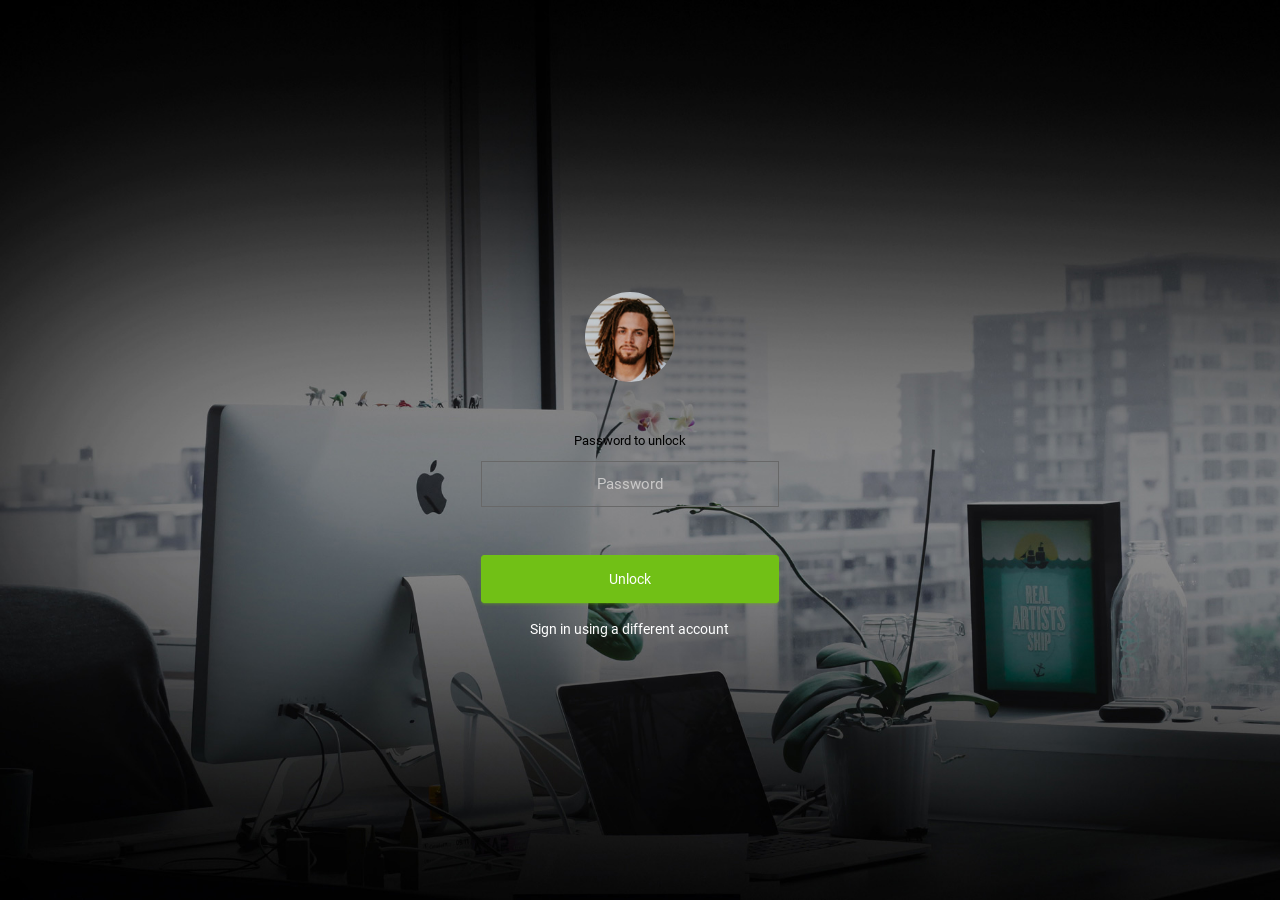
<file: Dashboard Kecelakaan Lalu Lintas/pages/samples/lock-screen.html>
<!DOCTYPE html>
<html lang="en">

<head>
  <!-- Required meta tags -->
  <meta charset="utf-8">
  <meta name="viewport" content="width=device-width, initial-scale=1, shrink-to-fit=no">
  <title>Majestic Admin</title>
  <!-- plugins:css -->
  <link rel="stylesheet" href="../../vendors/mdi/css/materialdesignicons.min.css">
  <link rel="stylesheet" href="../../vendors/base/vendor.bundle.base.css">
  <!-- endinject -->
  <!-- plugin css for this page -->
  <!-- End plugin css for this page -->
  <!-- inject:css -->
  <link rel="stylesheet" href="../../css/style.css">
  <!-- endinject -->
  <link rel="shortcut icon" href="../../images/favicon.png" />
</head>

<body>
  <div class="container-scroller">
    <div class="container-fluid page-body-wrapper full-page-wrapper">
      <div class="content-wrapper d-flex align-items-center auth lock-full-bg">
        <div class="row w-100">
          <div class="col-lg-4 mx-auto">
            <div class="auth-form-transparent text-left p-5 text-center">
              <img src="../../images/faces/face13.jpg" class="lock-profile-img" alt="img">
              <form class="pt-5">
                <div class="form-group">
                  <label for="examplePassword1">Password to unlock</label>
                  <input type="password" class="form-control text-center" id="examplePassword1" placeholder="Password">
                </div>
                <div class="mt-5">
                  <a class="btn btn-block btn-success btn-lg font-weight-medium" href="../../index.html">Unlock</a>
                </div>
                <div class="mt-3 text-center">
                  <a href="#" class="auth-link text-white">Sign in using a different account</a>
                </div>
              </form>
            </div>
          </div>
        </div>
      </div>
      <!-- content-wrapper ends -->
    </div>
    <!-- page-body-wrapper ends -->
  </div>
  <!-- container-scroller -->
  <!-- plugins:js -->
  <script src="../../vendors/base/vendor.bundle.base.js"></script>
  <!-- endinject -->
  <!-- inject:js -->
  <script src="../../js/off-canvas.js"></script>
  <script src="../../js/hoverable-collapse.js"></script>
  <script src="../../js/template.js"></script>
  <!-- endinject -->
</body>

</html>
</file>
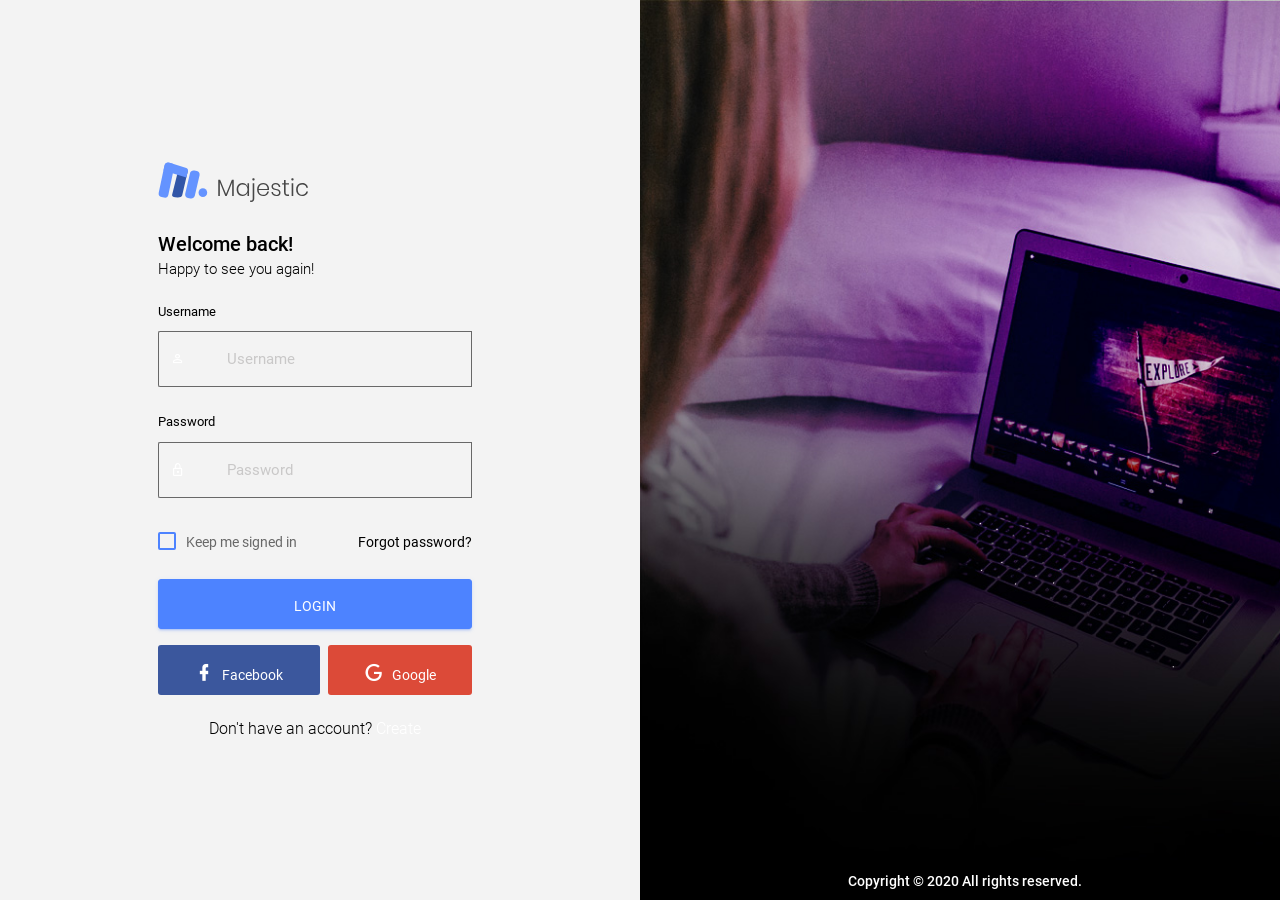
<file: Dashboard Kecelakaan Lalu Lintas/pages/samples/login-2.html>
<!DOCTYPE html>
<html lang="en">

<head>
  <!-- Required meta tags -->
  <meta charset="utf-8">
  <meta name="viewport" content="width=device-width, initial-scale=1, shrink-to-fit=no">
  <title>Majestic Admin</title>
  <!-- plugins:css -->
  <link rel="stylesheet" href="../../vendors/mdi/css/materialdesignicons.min.css">
  <link rel="stylesheet" href="../../vendors/base/vendor.bundle.base.css">
  <!-- endinject -->
  <!-- plugin css for this page -->
  <!-- End plugin css for this page -->
  <!-- inject:css -->
  <link rel="stylesheet" href="../../css/style.css">
  <!-- endinject -->
  <link rel="shortcut icon" href="../../images/favicon.png" />
</head>

<body>
  <div class="container-scroller">
    <div class="container-fluid page-body-wrapper full-page-wrapper">
      <div class="content-wrapper d-flex align-items-stretch auth auth-img-bg">
        <div class="row flex-grow">
          <div class="col-lg-6 d-flex align-items-center justify-content-center">
            <div class="auth-form-transparent text-left p-3">
              <div class="brand-logo">
                <img src="../../images/logo.svg" alt="logo">
              </div>
              <h4>Welcome back!</h4>
              <h6 class="font-weight-light">Happy to see you again!</h6>
              <form class="pt-3">
                <div class="form-group">
                  <label for="exampleInputEmail">Username</label>
                  <div class="input-group">
                    <div class="input-group-prepend bg-transparent">
                      <span class="input-group-text bg-transparent border-right-0">
                        <i class="mdi mdi-account-outline text-primary"></i>
                      </span>
                    </div>
                    <input type="text" class="form-control form-control-lg border-left-0" id="exampleInputEmail" placeholder="Username">
                  </div>
                </div>
                <div class="form-group">
                  <label for="exampleInputPassword">Password</label>
                  <div class="input-group">
                    <div class="input-group-prepend bg-transparent">
                      <span class="input-group-text bg-transparent border-right-0">
                        <i class="mdi mdi-lock-outline text-primary"></i>
                      </span>
                    </div>
                    <input type="password" class="form-control form-control-lg border-left-0" id="exampleInputPassword" placeholder="Password">                        
                  </div>
                </div>
                <div class="my-2 d-flex justify-content-between align-items-center">
                  <div class="form-check">
                    <label class="form-check-label text-muted">
                      <input type="checkbox" class="form-check-input">
                      Keep me signed in
                    </label>
                  </div>
                  <a href="#" class="auth-link text-black">Forgot password?</a>
                </div>
                <div class="my-3">
                  <a class="btn btn-block btn-primary btn-lg font-weight-medium auth-form-btn" href="../../index.html">LOGIN</a>
                </div>
                <div class="mb-2 d-flex">
                  <button type="button" class="btn btn-facebook auth-form-btn flex-grow mr-1">
                    <i class="mdi mdi-facebook mr-2"></i>Facebook
                  </button>
                  <button type="button" class="btn btn-google auth-form-btn flex-grow ml-1">
                    <i class="mdi mdi-google mr-2"></i>Google
                  </button>
                </div>
                <div class="text-center mt-4 font-weight-light">
                  Don't have an account? <a href="register-2.html" class="text-primary">Create</a>
                </div>
              </form>
            </div>
          </div>
          <div class="col-lg-6 login-half-bg d-flex flex-row">
            <p class="text-white font-weight-medium text-center flex-grow align-self-end">Copyright &copy; 2020  All rights reserved.</p>
          </div>
        </div>
      </div>
      <!-- content-wrapper ends -->
    </div>
    <!-- page-body-wrapper ends -->
  </div>
  <!-- container-scroller -->
  <!-- plugins:js -->
  <script src="../../vendors/base/vendor.bundle.base.js"></script>
  <!-- endinject -->
  <!-- inject:js -->
  <script src="../../js/off-canvas.js"></script>
  <script src="../../js/hoverable-collapse.js"></script>
  <script src="../../js/template.js"></script>
  <!-- endinject -->
</body>

</html>
</file>
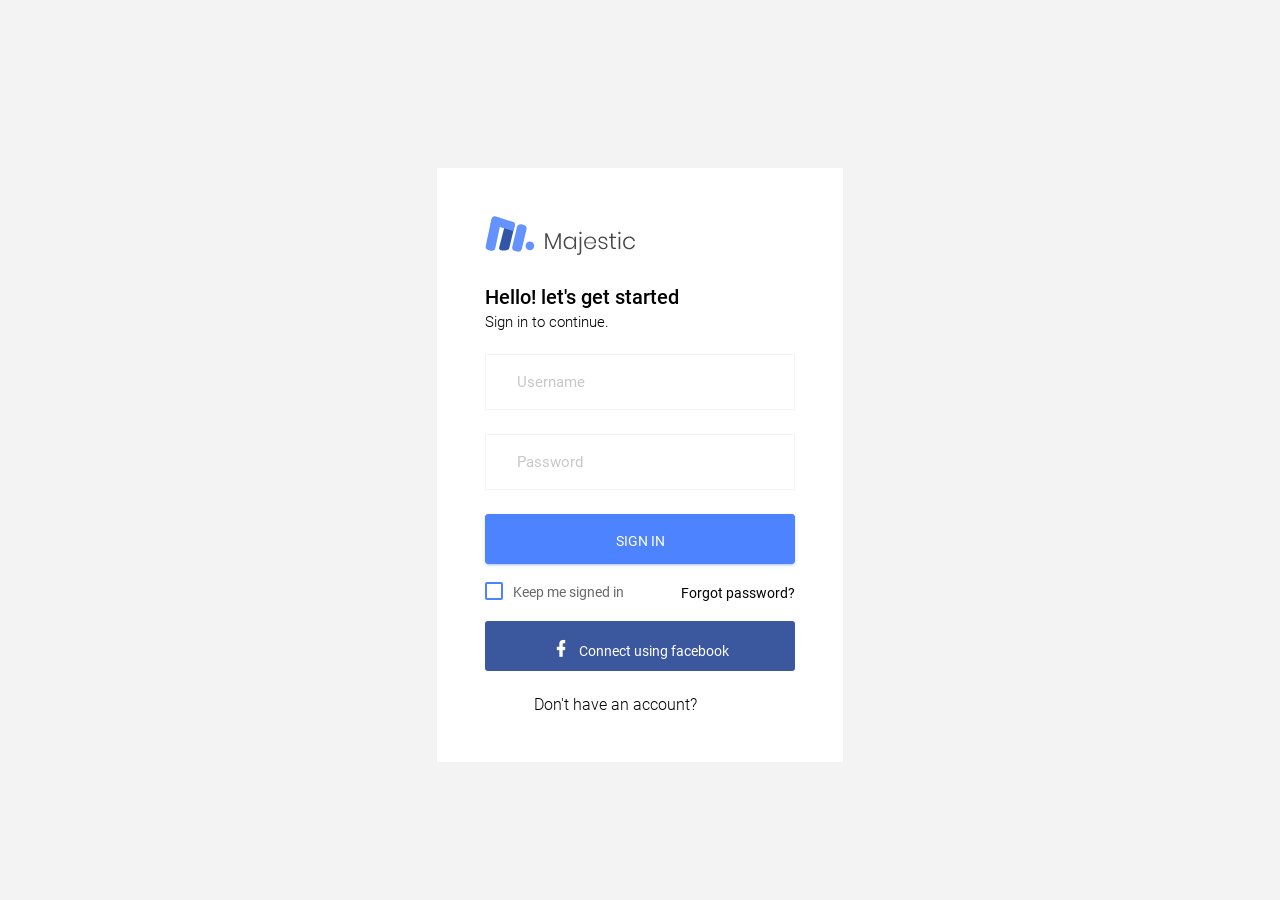
<file: Dashboard Kecelakaan Lalu Lintas/pages/samples/login.html>
<!DOCTYPE html>
<html lang="en">

<head>
  <!-- Required meta tags -->
  <meta charset="utf-8">
  <meta name="viewport" content="width=device-width, initial-scale=1, shrink-to-fit=no">
  <title>Majestic Admin</title>
  <!-- plugins:css -->
  <link rel="stylesheet" href="../../vendors/mdi/css/materialdesignicons.min.css">
  <link rel="stylesheet" href="../../vendors/base/vendor.bundle.base.css">
  <!-- endinject -->
  <!-- plugin css for this page -->
  <!-- End plugin css for this page -->
  <!-- inject:css -->
  <link rel="stylesheet" href="../../css/style.css">
  <!-- endinject -->
  <link rel="shortcut icon" href="../../images/favicon.png" />
</head>

<body>
  <div class="container-scroller">
    <div class="container-fluid page-body-wrapper full-page-wrapper">
      <div class="content-wrapper d-flex align-items-center auth px-0">
        <div class="row w-100 mx-0">
          <div class="col-lg-4 mx-auto">
            <div class="auth-form-light text-left py-5 px-4 px-sm-5">
              <div class="brand-logo">
                <img src="../../images/logo.svg" alt="logo">
              </div>
              <h4>Hello! let's get started</h4>
              <h6 class="font-weight-light">Sign in to continue.</h6>
              <form class="pt-3">
                <div class="form-group">
                  <input type="email" class="form-control form-control-lg" id="exampleInputEmail1" placeholder="Username">
                </div>
                <div class="form-group">
                  <input type="password" class="form-control form-control-lg" id="exampleInputPassword1" placeholder="Password">
                </div>
                <div class="mt-3">
                  <a class="btn btn-block btn-primary btn-lg font-weight-medium auth-form-btn" href="../../index.html">SIGN IN</a>
                </div>
                <div class="my-2 d-flex justify-content-between align-items-center">
                  <div class="form-check">
                    <label class="form-check-label text-muted">
                      <input type="checkbox" class="form-check-input">
                      Keep me signed in
                    </label>
                  </div>
                  <a href="#" class="auth-link text-black">Forgot password?</a>
                </div>
                <div class="mb-2">
                  <button type="button" class="btn btn-block btn-facebook auth-form-btn">
                    <i class="mdi mdi-facebook mr-2"></i>Connect using facebook
                  </button>
                </div>
                <div class="text-center mt-4 font-weight-light">
                  Don't have an account? <a href="register.html" class="text-primary">Create</a>
                </div>
              </form>
            </div>
          </div>
        </div>
      </div>
      <!-- content-wrapper ends -->
    </div>
    <!-- page-body-wrapper ends -->
  </div>
  <!-- container-scroller -->
  <!-- plugins:js -->
  <script src="../../vendors/base/vendor.bundle.base.js"></script>
  <!-- endinject -->
  <!-- inject:js -->
  <script src="../../js/off-canvas.js"></script>
  <script src="../../js/hoverable-collapse.js"></script>
  <script src="../../js/template.js"></script>
  <!-- endinject -->
</body>

</html>
</file>
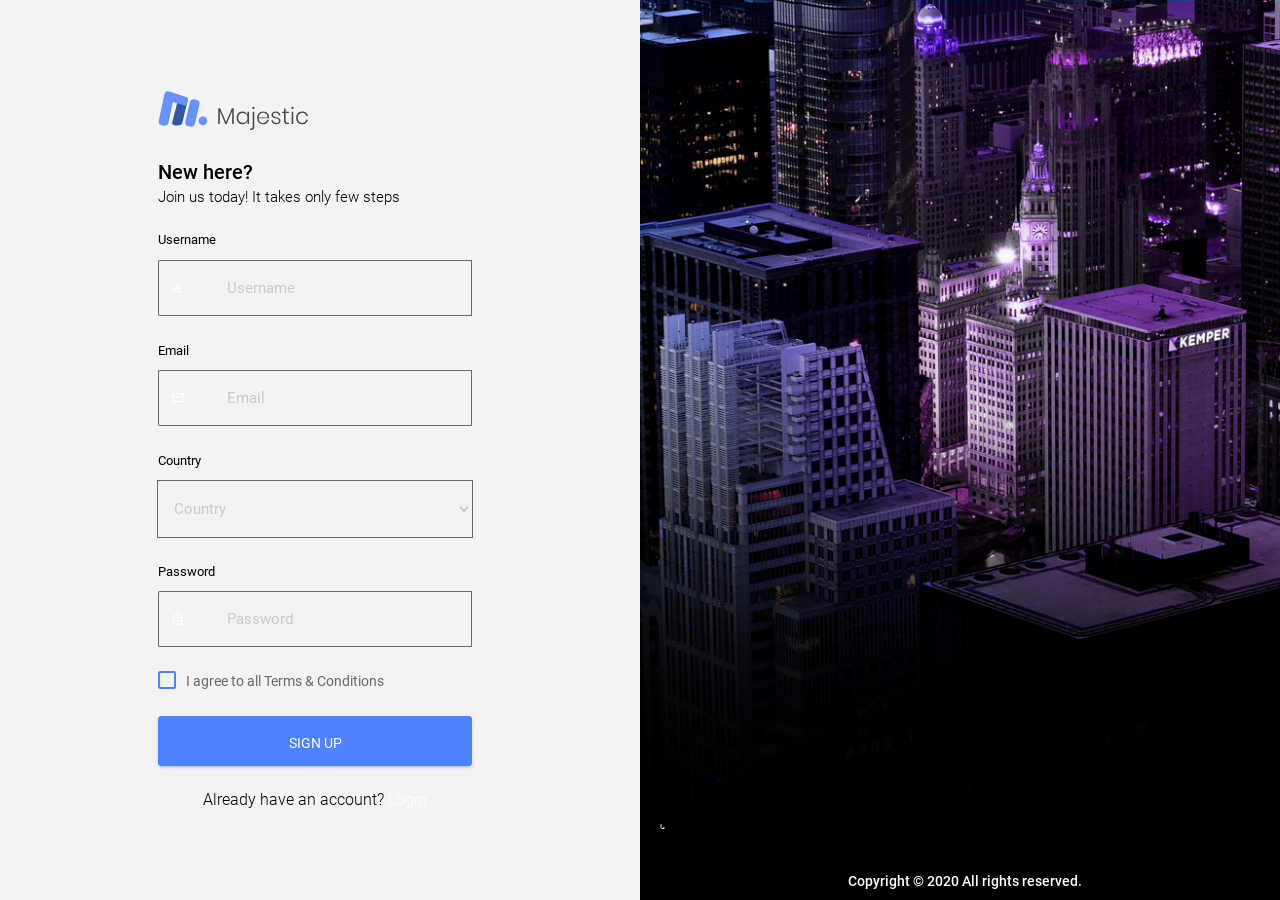
<file: Dashboard Kecelakaan Lalu Lintas/pages/samples/register-2.html>
<!DOCTYPE html>
<html lang="en">

<head>
  <!-- Required meta tags -->
  <meta charset="utf-8">
  <meta name="viewport" content="width=device-width, initial-scale=1, shrink-to-fit=no">
  <title>Majestic Admin</title>
  <!-- plugins:css -->
  <link rel="stylesheet" href="../../vendors/mdi/css/materialdesignicons.min.css">
  <link rel="stylesheet" href="../../vendors/base/vendor.bundle.base.css">
  <!-- endinject -->
  <!-- plugin css for this page -->
  <!-- End plugin css for this page -->
  <!-- inject:css -->
  <link rel="stylesheet" href="../../css/style.css">
  <!-- endinject -->
  <link rel="shortcut icon" href="../../images/favicon.png" />
</head>

<body>
  <div class="container-scroller">
    <div class="container-fluid page-body-wrapper full-page-wrapper">
      <div class="content-wrapper d-flex align-items-stretch auth auth-img-bg">
        <div class="row flex-grow">
          <div class="col-lg-6 d-flex align-items-center justify-content-center">
            <div class="auth-form-transparent text-left p-3">
              <div class="brand-logo">
                <img src="../../images/logo.svg" alt="logo">
              </div>
              <h4>New here?</h4>
              <h6 class="font-weight-light">Join us today! It takes only few steps</h6>
              <form class="pt-3">
                <div class="form-group">
                  <label>Username</label>
                  <div class="input-group">
                    <div class="input-group-prepend bg-transparent">
                      <span class="input-group-text bg-transparent border-right-0">
                        <i class="mdi mdi-account-outline text-primary"></i>
                      </span>
                    </div>
                    <input type="text" class="form-control form-control-lg border-left-0" placeholder="Username">
                  </div>
                </div>
                <div class="form-group">
                  <label>Email</label>
                  <div class="input-group">
                    <div class="input-group-prepend bg-transparent">
                      <span class="input-group-text bg-transparent border-right-0">
                        <i class="mdi mdi-email-outline text-primary"></i>
                      </span>
                    </div>
                    <input type="email" class="form-control form-control-lg border-left-0" placeholder="Email">
                  </div>
                </div>
                <div class="form-group">
                  <label>Country</label>
                  <select class="form-control form-control-lg" id="exampleFormControlSelect2">
                    <option>Country</option>
                    <option>United States of America</option>
                    <option>United Kingdom</option>
                    <option>India</option>
                    <option>Germany</option>
                    <option>Argentina</option>
                  </select>
                </div>
                <div class="form-group">
                  <label>Password</label>
                  <div class="input-group">
                    <div class="input-group-prepend bg-transparent">
                      <span class="input-group-text bg-transparent border-right-0">
                        <i class="mdi mdi-lock-outline text-primary"></i>
                      </span>
                    </div>
                    <input type="password" class="form-control form-control-lg border-left-0" id="exampleInputPassword" placeholder="Password">                        
                  </div>
                </div>
                <div class="mb-4">
                  <div class="form-check">
                    <label class="form-check-label text-muted">
                      <input type="checkbox" class="form-check-input">
                      I agree to all Terms & Conditions
                    </label>
                  </div>
                </div>
                <div class="mt-3">
                  <a class="btn btn-block btn-primary btn-lg font-weight-medium auth-form-btn" href="../../index.html">SIGN UP</a>
                </div>
                <div class="text-center mt-4 font-weight-light">
                  Already have an account? <a href="login.html" class="text-primary">Login</a>
                </div>
              </form>
            </div>
          </div>
          <div class="col-lg-6 register-half-bg d-flex flex-row">
            <p class="text-white font-weight-medium text-center flex-grow align-self-end">Copyright &copy; 2020  All rights reserved.</p>
          </div>
        </div>
      </div>
      <!-- content-wrapper ends -->
    </div>
    <!-- page-body-wrapper ends -->
  </div>
  <!-- container-scroller -->
  <!-- plugins:js -->
  <script src="../../vendors/base/vendor.bundle.base.js"></script>
  <!-- endinject -->
  <!-- inject:js -->
  <script src="../../js/off-canvas.js"></script>
  <script src="../../js/hoverable-collapse.js"></script>
  <script src="../../js/template.js"></script>
  <!-- endinject -->
</body>

</html>
</file>
<file: Dashboard Kecelakaan Lalu Lintas/vendors/base/vendor.bundle.base.css>
/*
 * Container style
 */
.ps {
  overflow: hidden !important;
  overflow-anchor: none;
  -ms-overflow-style: none;
  touch-action: auto;
  -ms-touch-action: auto;
}

/*
 * Scrollbar rail styles
 */
.ps__rail-x {
  display: none;
  opacity: 0;
  transition: background-color .2s linear, opacity .2s linear;
  -webkit-transition: background-color .2s linear, opacity .2s linear;
  height: 15px;
  /* there must be 'bottom' or 'top' for ps__rail-x */
  bottom: 0px;
  /* please don't change 'position' */
  position: absolute;
}

.ps__rail-y {
  display: none;
  opacity: 0;
  transition: background-color .2s linear, opacity .2s linear;
  -webkit-transition: background-color .2s linear, opacity .2s linear;
  width: 15px;
  /* there must be 'right' or 'left' for ps__rail-y */
  right: 0;
  /* please don't change 'position' */
  position: absolute;
}

.ps--active-x > .ps__rail-x,
.ps--active-y > .ps__rail-y {
  display: block;
  background-color: transparent;
}

.ps:hover > .ps__rail-x,
.ps:hover > .ps__rail-y,
.ps--focus > .ps__rail-x,
.ps--focus > .ps__rail-y,
.ps--scrolling-x > .ps__rail-x,
.ps--scrolling-y > .ps__rail-y {
  opacity: 0.6;
}

.ps .ps__rail-x:hover,
.ps .ps__rail-y:hover,
.ps .ps__rail-x:focus,
.ps .ps__rail-y:focus,
.ps .ps__rail-x.ps--clicking,
.ps .ps__rail-y.ps--clicking {
  background-color: #eee;
  opacity: 0.9;
}

/*
 * Scrollbar thumb styles
 */
.ps__thumb-x {
  background-color: #aaa;
  border-radius: 6px;
  transition: background-color .2s linear, height .2s ease-in-out;
  -webkit-transition: background-color .2s linear, height .2s ease-in-out;
  height: 6px;
  /* there must be 'bottom' for ps__thumb-x */
  bottom: 2px;
  /* please don't change 'position' */
  position: absolute;
}

.ps__thumb-y {
  background-color: #aaa;
  border-radius: 6px;
  transition: background-color .2s linear, width .2s ease-in-out;
  -webkit-transition: background-color .2s linear, width .2s ease-in-out;
  width: 6px;
  /* there must be 'right' for ps__thumb-y */
  right: 2px;
  /* please don't change 'position' */
  position: absolute;
}

.ps__rail-x:hover > .ps__thumb-x,
.ps__rail-x:focus > .ps__thumb-x,
.ps__rail-x.ps--clicking .ps__thumb-x {
  background-color: #999;
  height: 11px;
}

.ps__rail-y:hover > .ps__thumb-y,
.ps__rail-y:focus > .ps__thumb-y,
.ps__rail-y.ps--clicking .ps__thumb-y {
  background-color: #999;
  width: 11px;
}

/* MS supports */
@supports (-ms-overflow-style: none) {
  .ps {
    overflow: auto !important;
  }
}

@media screen and (-ms-high-contrast: active), (-ms-high-contrast: none) {
  .ps {
    overflow: auto !important;
  }
}
</file>
